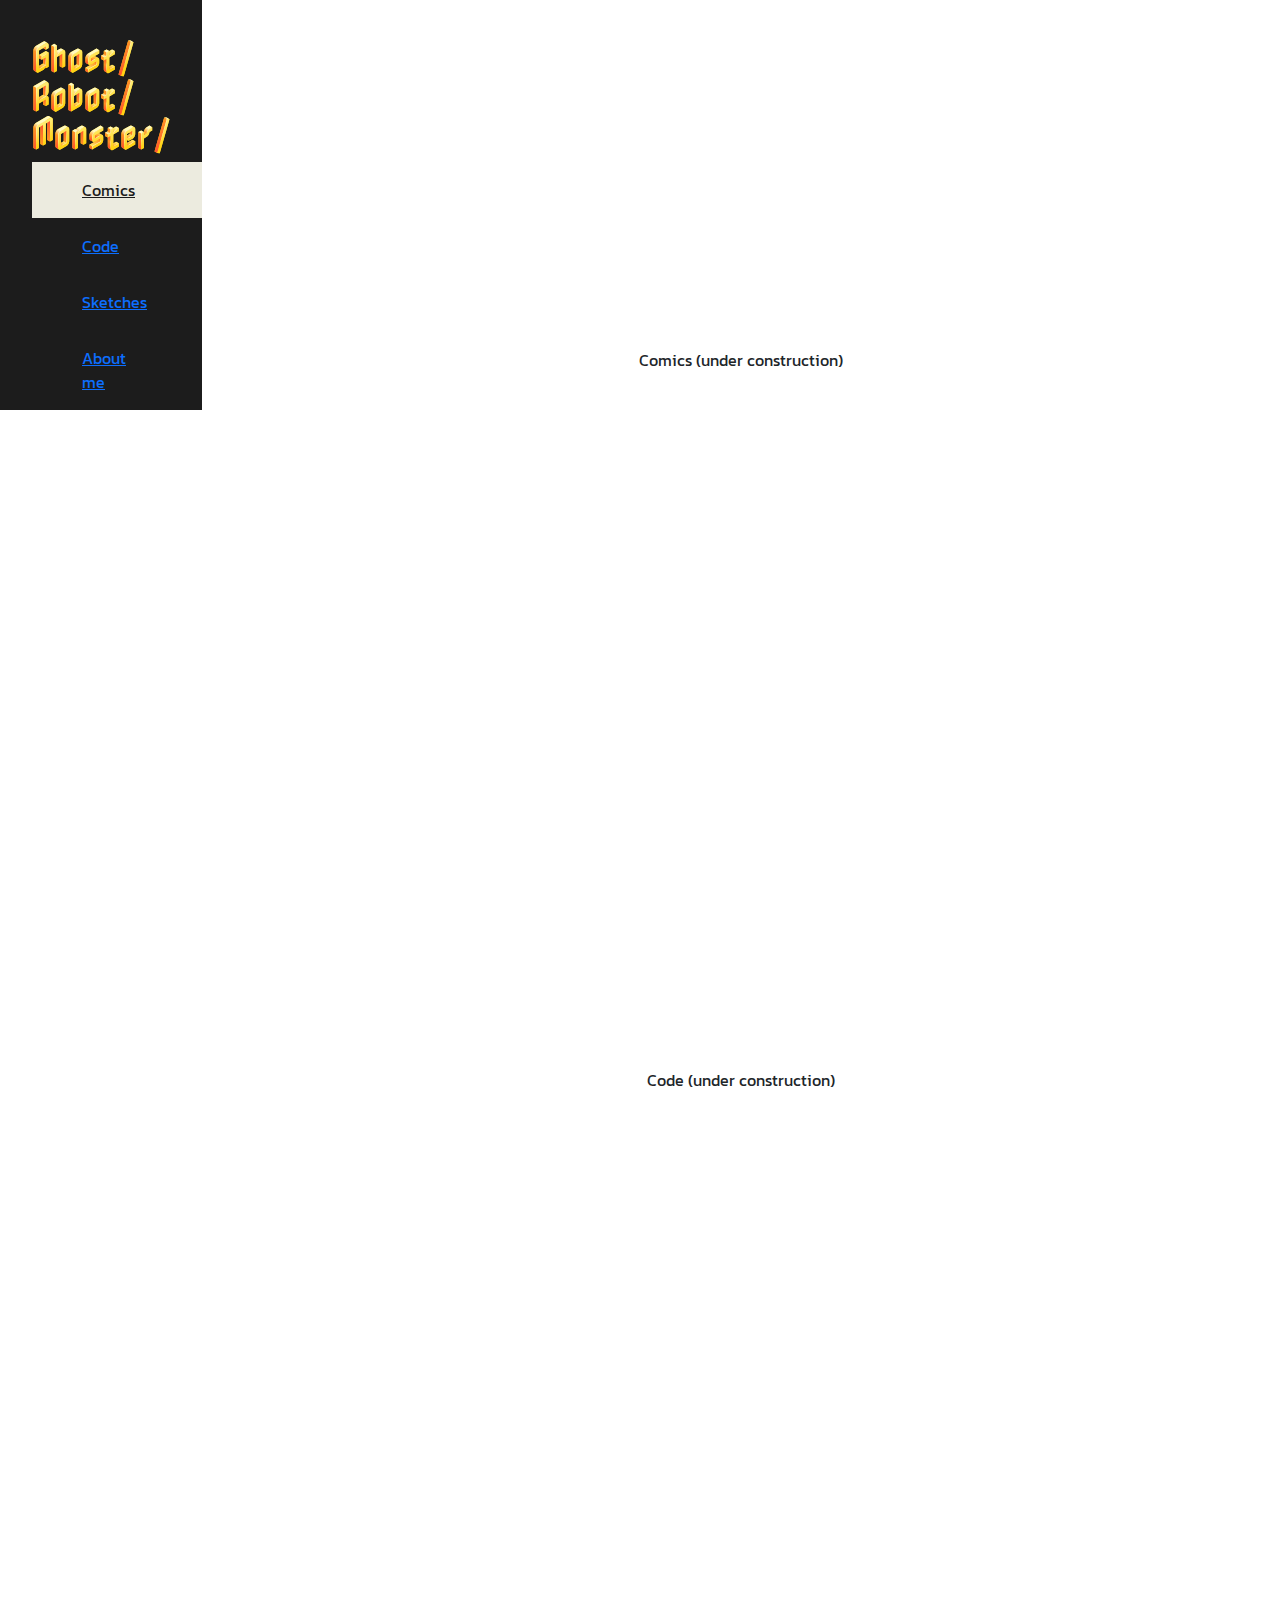
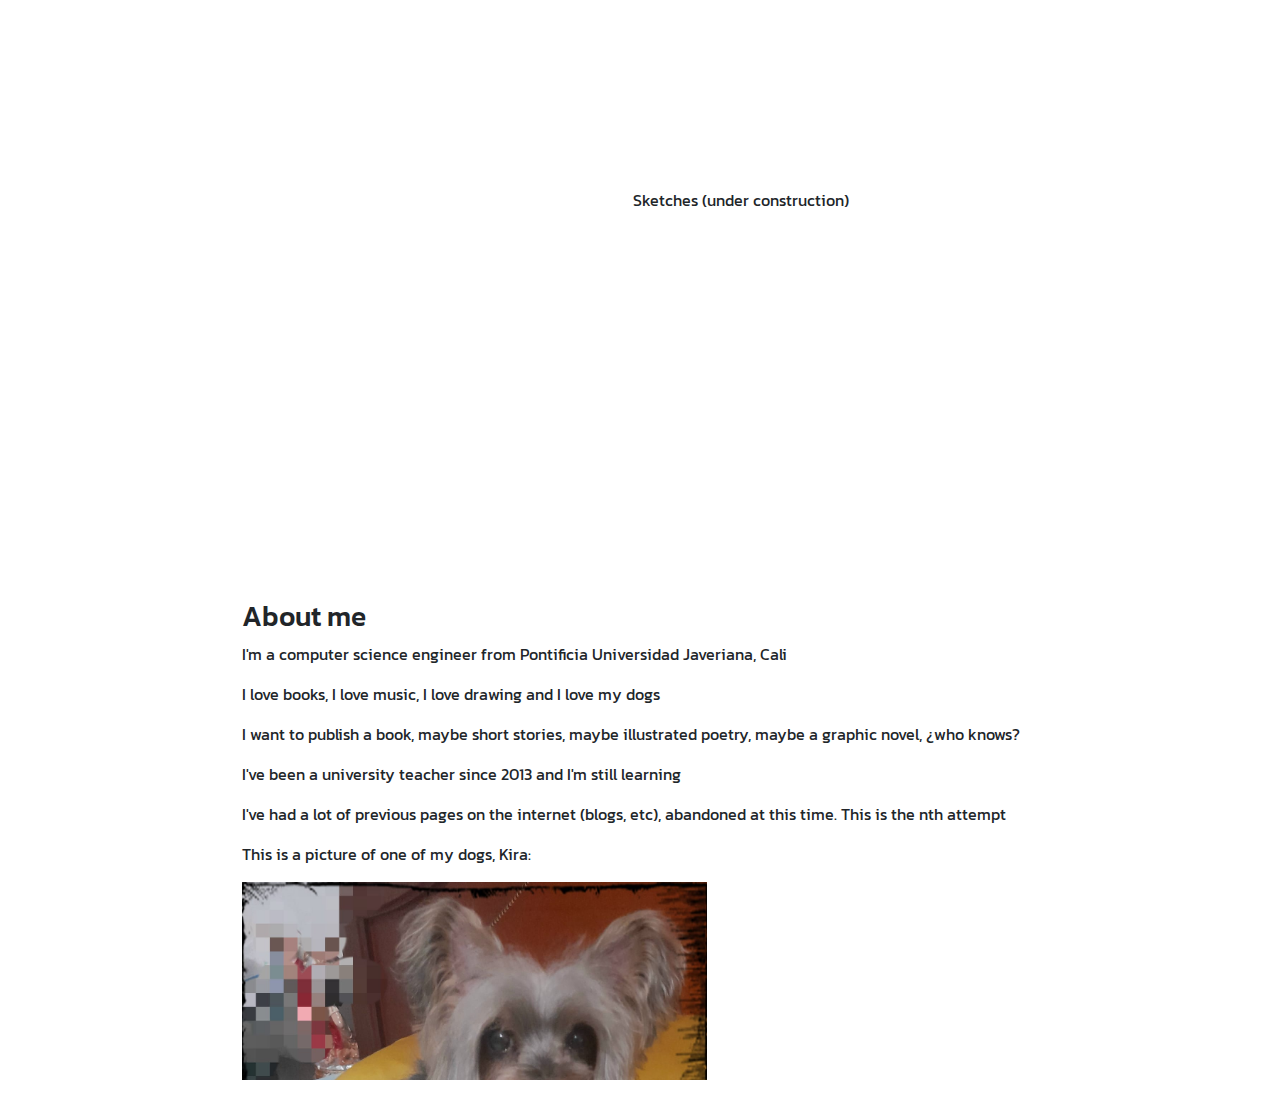
<file: index.html>
<!DOCTYPE html>
<html lang="en">

<head>
    <title>Ghost Robot Monster (under construction)</title>
    <meta charset="utf-8" />
    <meta content="width=device-width, initial-scale=1" name="viewport" />
    <link href="index.css" rel="stylesheet">
    <link rel="icon" type="image/x-icon" href="favicon2.ico">
    <link rel="preconnect" href="https://fonts.googleapis.com">
    <link rel="preconnect" href="https://fonts.gstatic.com" crossorigin>
    <link href="https://fonts.googleapis.com/css2?family=Kanit:wght@300&display=swap" rel="stylesheet">
    <script defer src="index.js"></script>
    <link href="https://cdn.jsdelivr.net/npm/bootstrap@5.3.1/dist/css/bootstrap.min.css" rel="stylesheet">
    <script src="https://cdn.jsdelivr.net/npm/bootstrap@5.3.1/dist/js/bootstrap.bundle.min.js"></script>
    <link rel="preconnect" href="https://fonts.googleapis.com">
    <link rel="preconnect" href="https://fonts.gstatic.com" crossorigin>
    <link href="https://fonts.googleapis.com/css2?family=Kanit:wght@300&family=Nabla&display=swap" rel="stylesheet">
</head>

<body>
            <ul>
                <li class="mainTitle">
                    <h2><br>Ghost/<br>Robot/<br>Monster/</h2>
                </li>
                <li>
                    <a class="highlight" href="#one">Comics</a>
                </li>
                <li>
                    <a href="#two">Code</a>
                </li>
                <li>
                    <a href="#three">Sketches</a>
                </li>
                <li>
                    <a href="#about">About me</a>
                </li>
            </ul>
            <main>
                <section id="one" class="comics_section">Comics (under construction)</section>
                <section id="two" class="code_section">Code (under construction)</section>
                <section id="three" class="sketches_section">Sketches (under construction)</section>
                <section id="about" class="about-section"><h3>About me</h3>
                    <p>I'm a computer science engineer from Pontificia Universidad Javeriana, Cali</p>
                    <p>I love books, I love music, I love drawing and I love my dogs</p>
                    <p>I want to publish a book, maybe short stories, maybe illustrated poetry, maybe a graphic novel, ¿who knows?</p>
                    <p>I've been a university teacher since 2013 and I'm still learning</p>
                    <p>I've had a lot of previous pages on the internet (blogs, etc), abandoned at this time. This is the nth attempt</p>
                    <p>This is a picture of one of my dogs, Kira:</p>
                    <p>
                        <figure>
                            <img src="/imgs/aboutme/kira1.jpg" style="width:50%;">
                            <figcaption>Quiero ver al administrador</figcaption>
                        </figure>
                    </p>                    
                </section>
            </main>
            
      

</body>

</html>
</file>
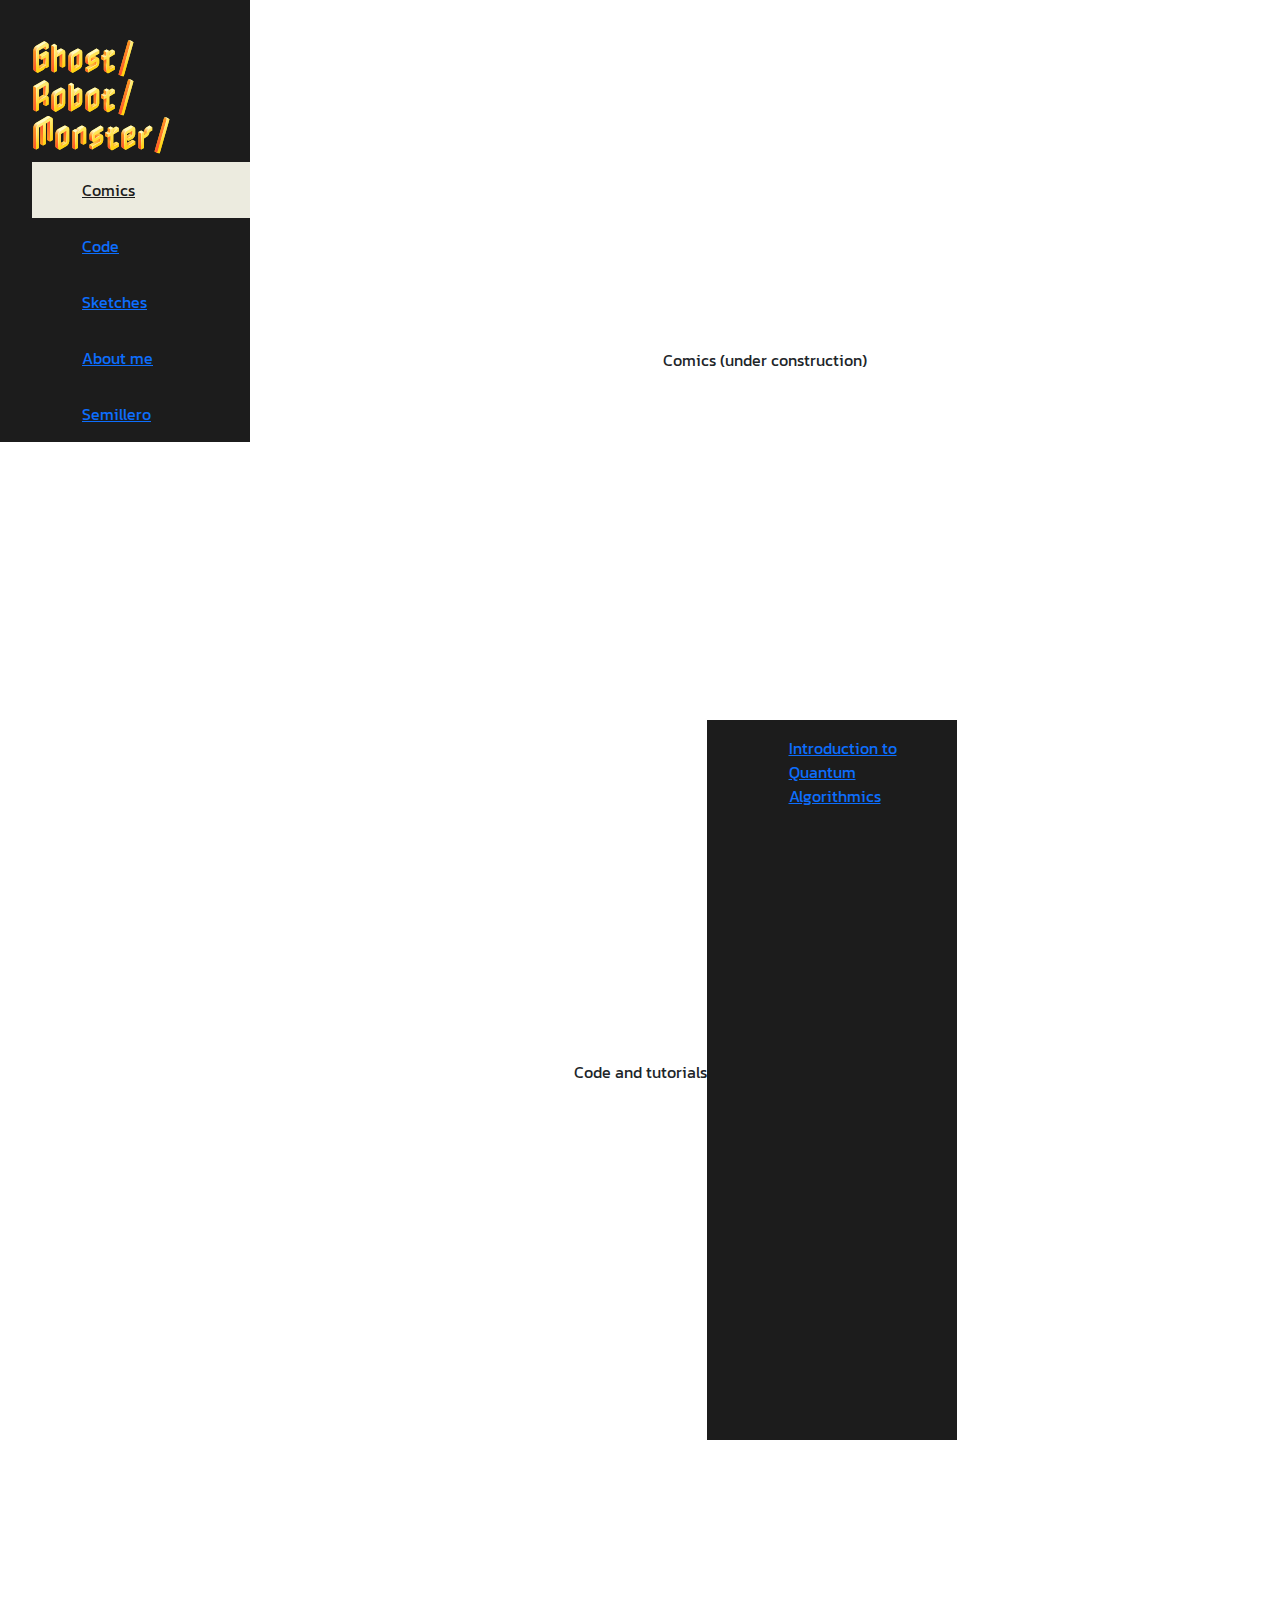
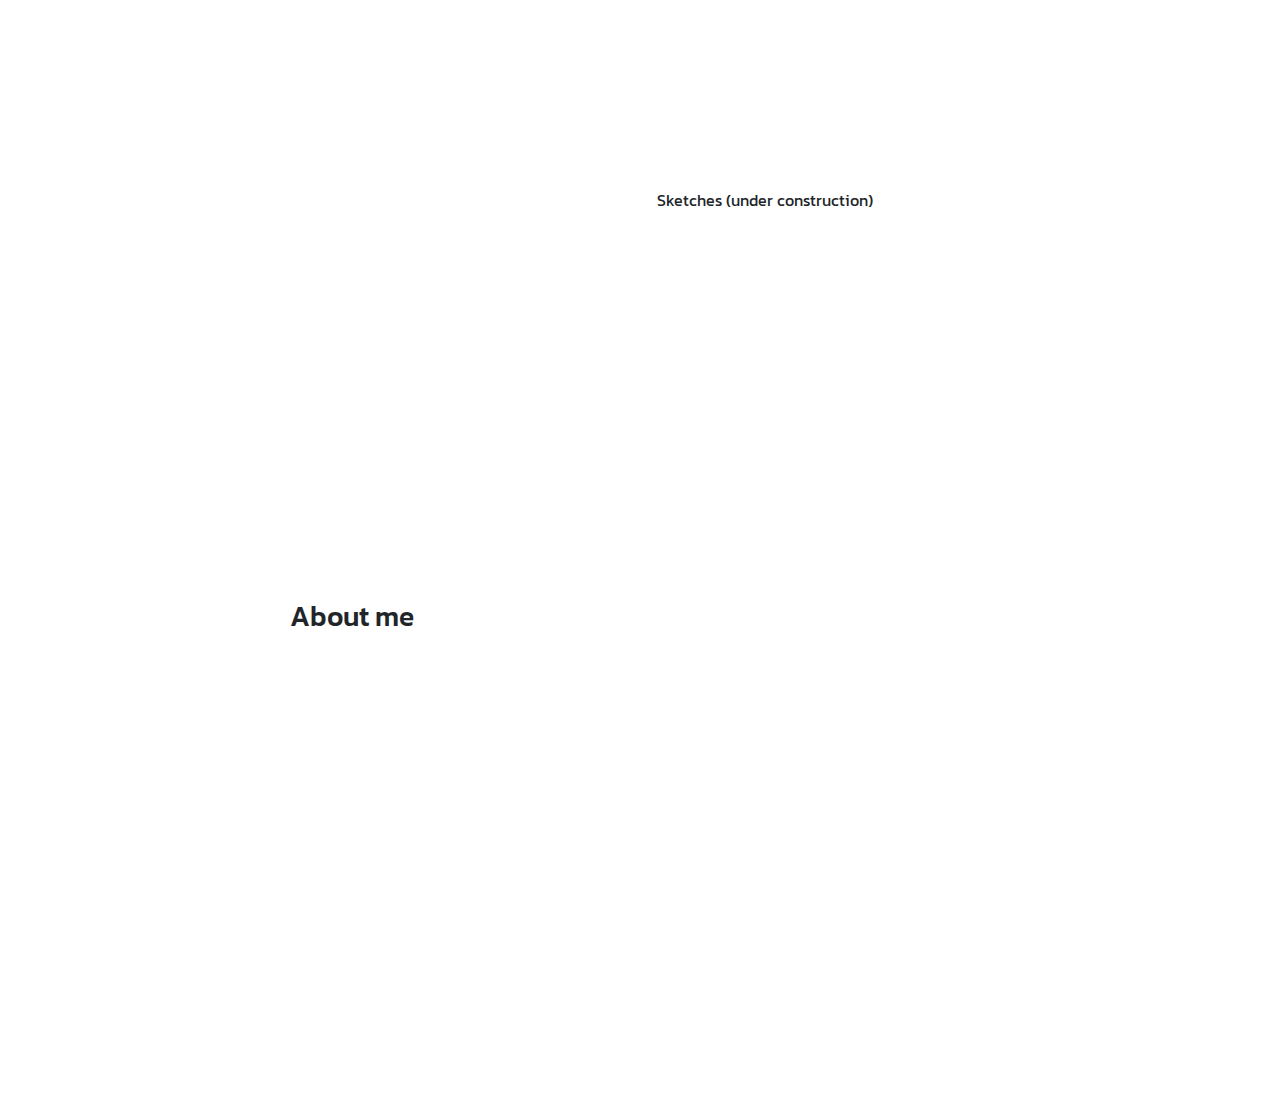
<file: index0.html>
<!DOCTYPE html>
<html lang="en">

<head>
    <title>Ghost Robot Monster (under construction)</title>
    <meta charset="utf-8" />
    <meta content="width=device-width, initial-scale=1" name="viewport" />
    <link href="index.css" rel="stylesheet">
    <link rel="icon" type="image/x-icon" href="favicon2.ico">
    <link rel="preconnect" href="https://fonts.googleapis.com">
    <link rel="preconnect" href="https://fonts.gstatic.com" crossorigin>
    <link href="https://fonts.googleapis.com/css2?family=Kanit:wght@300&display=swap" rel="stylesheet">
    <script defer src="index.js"></script>
    <link href="https://cdn.jsdelivr.net/npm/bootstrap@5.3.1/dist/css/bootstrap.min.css" rel="stylesheet">
    <script src="https://cdn.jsdelivr.net/npm/bootstrap@5.3.1/dist/js/bootstrap.bundle.min.js"></script>
    <link rel="preconnect" href="https://fonts.googleapis.com">
    <link rel="preconnect" href="https://fonts.gstatic.com" crossorigin>
    <link href="https://fonts.googleapis.com/css2?family=Kanit:wght@300&family=Nabla&display=swap" rel="stylesheet">
</head>

<body>
            <ul>
                <li class="mainTitle">
                    <h2><br>Ghost/<br>Robot/<br>Monster/</h2>
                </li>
                <li>
                    <a class="highlight" href="#one">Comics</a>
                </li>
                <li>
                    <a href="#two">Code</a>
                </li>
                <li>
                    <a href="#three">Sketches</a>
                </li>
                <li>
                    <a href="#about">About me</a>
                </li>
                  <li>
                    <a href="#about">Semillero</a>
                </li>
            </ul>
            <main>
                <section id="one" class="comics_section">Comics (under construction)</section>
                <section id="two" class="code_section"><p>Code and tutorials</p><ul><li><a href="QuantumAlgorithms.html">Introduction to Quantum Algorithmics</a></li></ul></section>
                <section id="three" class="sketches_section">Sketches (under construction)</section>
                <section id="about" class="about-section"><h3>About me</h3>
                    <!--
                    <p>I'm a computer science engineer from Pontificia Universidad Javeriana, Cali</p>
                    <p>I love books, I love music, I love drawing and I love my dogs</p>
                    <p>I want to publish a book, maybe short stories, maybe illustrated poetry, maybe a graphic novel, ¿who knows?</p>
                    <p>I've been a university teacher since 2013 and I'm still learning</p>
                    <p>I've had a lot of previous pages on the internet (blogs, etc), abandoned at this time. This is the nth attempt</p>
                    <p>This is a picture of one of my dogs, Kira:</p>
                    <p>
                        <figure>
                            <img src="/imgs/aboutme/kira1.jpg" style="width:50%;">
                            <figcaption>Quiero ver al administrador</figcaption>
                        </figure>
                    </p>   -->                 
                </section>
            </main>
            
      

</body>

</html>
</file>
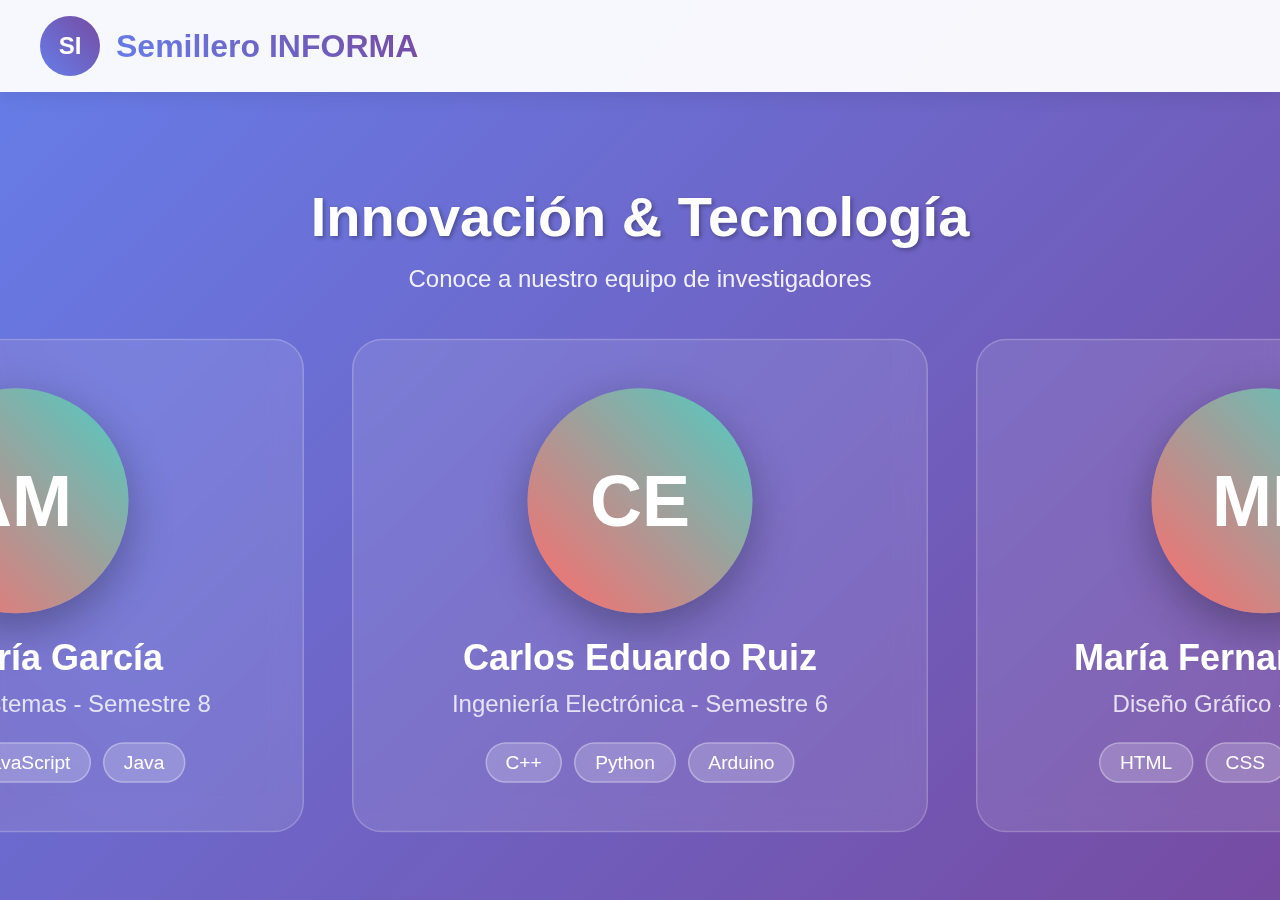
<file: index2.html>
<!DOCTYPE html>
<html lang="es">
<head>
    <meta charset="UTF-8">
    <meta name="viewport" content="width=device-width, initial-scale=1.0">
    <title>Semillero INFORMA</title>
    <style>
        * {
            margin: 0;
            padding: 0;
            box-sizing: border-box;
        }

        body {
            font-family: 'Segoe UI', Tahoma, Geneva, Verdana, sans-serif;
            background: linear-gradient(135deg, #667eea 0%, #764ba2 100%);
            min-height: 100vh;
            overflow-x: hidden;
        }

        .parallax-container {
            height: 100vh;
            overflow-y: auto;
            perspective: 1px;
        }

        .header {
            position: fixed;
            top: 0;
            left: 0;
            right: 0;
            background: rgba(255, 255, 255, 0.95);
            backdrop-filter: blur(10px);
            z-index: 1000;
            padding: 1rem 2rem;
            box-shadow: 0 2px 20px rgba(0, 0, 0, 0.1);
        }

        .header-content {
            display: flex;
            align-items: center;
            max-width: 1200px;
            margin: 0 auto;
        }

        .logo {
            width: 60px;
            height: 60px;
            background: linear-gradient(45deg, #667eea, #764ba2);
            border-radius: 50%;
            display: flex;
            align-items: center;
            justify-content: center;
            margin-right: 1rem;
            color: white;
            font-weight: bold;
            font-size: 1.5rem;
        }

        .semillero-name {
            font-size: 2rem;
            font-weight: bold;
            background: linear-gradient(45deg, #667eea, #764ba2);
            -webkit-background-clip: text;
            -webkit-text-fill-color: transparent;
            background-clip: text;
        }

        .main-content {
            padding-top: 120px;
            min-height: 100vh;
        }

        .hero-section {
            text-align: center;
            padding: 4rem 2rem;
            color: white;
            transform: translateZ(0);
        }

        .hero-title {
            font-size: 3.5rem;
            margin-bottom: 1rem;
            text-shadow: 2px 2px 4px rgba(0, 0, 0, 0.3);
            animation: fadeInUp 1s ease-out;
        }

        .hero-subtitle {
            font-size: 1.5rem;
            opacity: 0.9;
            margin-bottom: 2rem;
            animation: fadeInUp 1s ease-out 0.3s both;
        }

        .members-grid {
            display: grid;
            grid-template-columns: repeat(auto-fit, minmax(300px, 1fr));
            gap: 2rem;
            padding: 2rem;
            max-width: 1400px;
            margin: 0 auto;
            transform: translateZ(-0.5px) scale(1.5);
        }

        .member-card {
            background: rgba(255, 255, 255, 0.1);
            backdrop-filter: blur(10px);
            border-radius: 20px;
            padding: 2rem;
            text-align: center;
            transition: all 0.3s ease;
            cursor: pointer;
            border: 1px solid rgba(255, 255, 255, 0.2);
            color: white;
            animation: fadeInUp 0.8s ease-out;
        }

        .member-card:hover {
            transform: translateY(-10px) scale(1.05);
            background: rgba(255, 255, 255, 0.2);
            box-shadow: 0 20px 40px rgba(0, 0, 0, 0.2);
        }

        .member-photo {
            width: 150px;
            height: 150px;
            border-radius: 50%;
            margin: 0 auto 1rem;
            background: linear-gradient(45deg, #ff6b6b, #4ecdc4);
            display: flex;
            align-items: center;
            justify-content: center;
            font-size: 3rem;
            color: white;
            font-weight: bold;
            box-shadow: 0 10px 30px rgba(0, 0, 0, 0.3);
        }

        .member-name {
            font-size: 1.5rem;
            font-weight: bold;
            margin-bottom: 0.5rem;
        }

        .member-program {
            opacity: 0.8;
            margin-bottom: 1rem;
        }

        .member-skills {
            display: flex;
            flex-wrap: wrap;
            gap: 0.5rem;
            justify-content: center;
        }

        .skill-tag {
            background: rgba(255, 255, 255, 0.2);
            padding: 0.3rem 0.8rem;
            border-radius: 15px;
            font-size: 0.8rem;
            border: 1px solid rgba(255, 255, 255, 0.3);
        }

        .modal {
            display: none;
            position: fixed;
            top: 0;
            left: 0;
            width: 100%;
            height: 100%;
            background: rgba(0, 0, 0, 0.8);
            z-index: 2000;
            overflow-y: auto;
        }

        .modal-content {
            background: white;
            margin: 2rem auto;
            padding: 2rem;
            border-radius: 20px;
            max-width: 800px;
            position: relative;
            animation: modalSlideIn 0.3s ease-out;
        }

        .close-modal {
            position: absolute;
            top: 1rem;
            right: 1rem;
            background: none;
            border: none;
            font-size: 2rem;
            cursor: pointer;
            color: #666;
        }

        .modal-header {
            display: flex;
            align-items: center;
            margin-bottom: 2rem;
            padding-bottom: 1rem;
            border-bottom: 2px solid #f0f0f0;
        }

        .modal-photo {
            width: 120px;
            height: 120px;
            border-radius: 50%;
            background: linear-gradient(45deg, #ff6b6b, #4ecdc4);
            display: flex;
            align-items: center;
            justify-content: center;
            font-size: 2.5rem;
            color: white;
            font-weight: bold;
            margin-right: 2rem;
        }

        .modal-info {
            flex: 1;
        }

        .modal-name {
            font-size: 2rem;
            font-weight: bold;
            margin-bottom: 0.5rem;
            color: #333;
        }

        .modal-program {
            color: #666;
            font-size: 1.2rem;
        }

        .info-section {
            margin-bottom: 2rem;
        }

        .info-title {
            font-size: 1.3rem;
            font-weight: bold;
            color: #333;
            margin-bottom: 1rem;
            padding-bottom: 0.5rem;
            border-bottom: 2px solid #667eea;
        }

        .info-grid {
            display: grid;
            grid-template-columns: repeat(auto-fit, minmax(250px, 1fr));
            gap: 1rem;
        }

        .info-item {
            background: #f8f9fa;
            padding: 1rem;
            border-radius: 10px;
            border-left: 4px solid #667eea;
        }

        .info-label {
            font-weight: bold;
            color: #333;
            margin-bottom: 0.5rem;
        }

        .info-value {
            color: #666;
            line-height: 1.5;
        }

        .tech-skills {
            display: flex;
            flex-wrap: wrap;
            gap: 0.5rem;
            margin-top: 1rem;
        }

        .tech-skill {
            background: linear-gradient(45deg, #667eea, #764ba2);
            color: white;
            padding: 0.5rem 1rem;
            border-radius: 20px;
            font-size: 0.9rem;
            font-weight: 500;
        }

        @keyframes fadeInUp {
            from {
                opacity: 0;
                transform: translateY(30px);
            }
            to {
                opacity: 1;
                transform: translateY(0);
            }
        }

        @keyframes modalSlideIn {
            from {
                opacity: 0;
                transform: translateY(-50px);
            }
            to {
                opacity: 1;
                transform: translateY(0);
            }
        }

        @media (max-width: 768px) {
            .header-content {
                padding: 0 1rem;
            }

            .semillero-name {
                font-size: 1.5rem;
            }

            .hero-title {
                font-size: 2.5rem;
            }

            .members-grid {
                grid-template-columns: 1fr;
                transform: none;
            }

            .modal-content {
                margin: 1rem;
                padding: 1rem;
            }

            .modal-header {
                flex-direction: column;
                text-align: center;
            }

            .modal-photo {
                margin-right: 0;
                margin-bottom: 1rem;
            }
        }
    </style>
</head>
<body>
    <div class="parallax-container">
        <header class="header">
            <div class="header-content">
                <div class="logo">SI</div>
                <h1 class="semillero-name">Semillero INFORMA</h1>
            </div>
        </header>

        <main class="main-content">
            <section class="hero-section">
                <h1 class="hero-title">Innovación & Tecnología</h1>
                <p class="hero-subtitle">Conoce a nuestro equipo de investigadores</p>
            </section>

            <section class="members-grid" id="membersGrid">
                <!-- Los miembros se cargarán dinámicamente -->
            </section>
        </main>
    </div>

    <div id="memberModal" class="modal">
        <div class="modal-content">
            <button class="close-modal" onclick="closeModal()">&times;</button>
            <div class="modal-header">
                <div class="modal-photo" id="modalPhoto"></div>
                <div class="modal-info">
                    <h2 class="modal-name" id="modalName"></h2>
                    <p class="modal-program" id="modalProgram"></p>
                </div>
            </div>
            <div id="modalDetails"></div>
        </div>
    </div>

    <script>
        // Datos de ejemplo - Reemplaza con tus datos reales
        const membersData = [
            {
                id: 1,
                nombre: "Ana María García",
                email: "ana.garcia@universidad.edu",
                telefono: "+57 300 123 4567",
                linkedin: "https://linkedin.com/in/ana-garcia",
                programa: "Ingeniería de Sistemas",
                semestre: 8,
                promedio: 4.5,
                otrosSemilleros: "Semillero de IA, Grupo de Robótica",
                areasInteres: "Inteligencia Artificial, Machine Learning, Desarrollo Web",
                lenguajesProgramacion: ["Python", "JavaScript", "Java", "R"],
                herramientas: ["TensorFlow", "React", "Node.js", "Docker"],
                nivelCompetencia: "Avanzado",
                proyectos: [
                    {
                        nombre: "Sistema de Recomendación",
                        descripcion: "Desarrollo de algoritmo ML para recomendaciones personalizadas",
                        rol: "Líder técnico",
                        año: 2024
                    }
                ],
                portafolio: "https://github.com/ana-garcia",
                trabajoEquipo: "Me gusta liderar equipos y facilitar la comunicación entre miembros",
                rolGrupo: "Líder técnico",
                fortaleza: "Capacidad analítica y resolución de problemas complejos",
                motivacion: "Aplicar tecnología para resolver problemas reales de la sociedad",
                serviciosInteres: ["Desarrollo de software", "Investigación aplicada", "Capacitaciones"],
                disponibilidad: "20 horas semanales",
                representacion: true,
                aporteCorto: "Liderar proyectos de IA y mentorear a nuevos miembros",
                expectativasAprendizaje: "Profundizar en deep learning y investigación científica",
                fraseInspiracion: "La tecnología debe servir para mejorar vidas"
            },
            {
                id: 2,
                nombre: "Carlos Eduardo Ruiz",
                email: "carlos.ruiz@universidad.edu",
                telefono: "+57 310 987 6543",
                linkedin: "https://linkedin.com/in/carlos-ruiz",
                programa: "Ingeniería Electrónica",
                semestre: 6,
                promedio: 4.2,
                otrosSemilleros: "Semillero de IoT",
                areasInteres: "Internet de las Cosas, Sistemas Embebidos, Automatización",
                lenguajesProgramacion: ["C++", "Python", "Arduino", "MATLAB"],
                herramientas: ["ESP32", "Raspberry Pi", "KiCad", "Proteus"],
                nivelCompetencia: "Intermedio",
                proyectos: [
                    {
                        nombre: "Sistema de Monitoreo Ambiental",
                        descripcion: "Red de sensores IoT para monitoreo de calidad del aire",
                        rol: "Desarrollador hardware",
                        año: 2024
                    }
                ],
                portafolio: "https://github.com/carlos-ruiz",
                trabajoEquipo: "Prefiero trabajar en la implementación técnica y pruebas",
                rolGrupo: "Ejecutor técnico",
                fortaleza: "Atención al detalle y perseverancia en la resolución de problemas",
                motivacion: "Crear soluciones tecnológicas que impacten positivamente el medio ambiente",
                serviciosInteres: ["Desarrollo de prototipos", "Investigación aplicada", "Consultorías técnicas"],
                disponibilidad: "15 horas semanales",
                representacion: true,
                aporteCorto: "Desarrollar prototipos funcionales y documentar procesos técnicos",
                expectativasAprendizaje: "Ampliar conocimientos en machine learning para IoT",
                fraseInspiracion: "Innovar para un futuro sostenible"
            },
            {
                id: 3,
                nombre: "María Fernanda López",
                email: "maria.lopez@universidad.edu",
                telefono: "+57 320 456 7890",
                linkedin: "https://linkedin.com/in/maria-lopez",
                programa: "Diseño Gráfico",
                semestre: 7,
                promedio: 4.7,
                otrosSemilleros: "Semillero de UX/UI",
                areasInteres: "Diseño de Experiencia de Usuario, Branding, Comunicación Visual",
                lenguajesProgramacion: ["HTML", "CSS", "JavaScript"],
                herramientas: ["Figma", "Adobe Creative Suite", "Sketch", "Principle"],
                nivelCompetencia: "Avanzado",
                proyectos: [
                    {
                        nombre: "Rediseño de Plataforma Educativa",
                        descripcion: "Mejora de UX/UI para plataforma de aprendizaje online",
                        rol: "UX/UI Designer",
                        año: 2024
                    }
                ],
                portafolio: "https://behance.net/maria-lopez",
                trabajoEquipo: "Me enfoco en facilitar la creatividad y la comunicación visual del equipo",
                rolGrupo: "Creativa y comunicadora",
                fortaleza: "Capacidad de visualizar soluciones y comunicar ideas complejas de forma simple",
                motivacion: "Hacer que la tecnología sea más accesible y humana através del diseño",
                serviciosInteres: ["Comunicación y diseño gráfico", "Capacitaciones", "Consultorías"],
                disponibilidad: "18 horas semanales",
                representacion: true,
                aporteCorto: "Mejorar la comunicación visual del semillero y crear material educativo",
                expectativasAprendizaje: "Aprender sobre design thinking aplicado a la investigación",
                fraseInspiracion: "El buen diseño es tan poco diseño como sea posible"
            }
        ];

        function createMemberCard(member) {
            const initials = member.nombre.split(' ').map(n => n[0]).join('').substring(0, 2);
            const mainSkills = member.lenguajesProgramacion.slice(0, 3);
            
            return `
                <div class="member-card" onclick="openModal(${member.id})">
                    <div class="member-photo">${initials}</div>
                    <div class="member-name">${member.nombre}</div>
                    <div class="member-program">${member.programa} - Semestre ${member.semestre}</div>
                    <div class="member-skills">
                        ${mainSkills.map(skill => `<span class="skill-tag">${skill}</span>`).join('')}
                    </div>
                </div>
            `;
        }

        function loadMembers() {
            const grid = document.getElementById('membersGrid');
            grid.innerHTML = membersData.map(member => createMemberCard(member)).join('');
        }

        function openModal(memberId) {
            const member = membersData.find(m => m.id === memberId);
            if (!member) return;

            const modal = document.getElementById('memberModal');
            const initials = member.nombre.split(' ').map(n => n[0]).join('').substring(0, 2);
            
            document.getElementById('modalPhoto').textContent = initials;
            document.getElementById('modalName').textContent = member.nombre;
            document.getElementById('modalProgram').textContent = `${member.programa} - Semestre ${member.semestre}`;
            
            const modalDetails = document.getElementById('modalDetails');
            modalDetails.innerHTML = `
                <div class="info-section">
                    <h3 class="info-title">Información de Contacto</h3>
                    <div class="info-grid">
                        <div class="info-item">
                            <div class="info-label">Email Institucional</div>
                            <div class="info-value">${member.email}</div>
                        </div>
                        <div class="info-item">
                            <div class="info-label">Teléfono</div>
                            <div class="info-value">${member.telefono}</div>
                        </div>
                        <div class="info-item">
                            <div class="info-label">LinkedIn</div>
                            <div class="info-value"><a href="${member.linkedin}" target="_blank">Ver perfil</a></div>
                        </div>
                        <div class="info-item">
                            <div class="info-label">Portafolio</div>
                            <div class="info-value"><a href="${member.portafolio}" target="_blank">Ver proyectos</a></div>
                        </div>
                    </div>
                </div>

                <div class="info-section">
                    <h3 class="info-title">Información Académica</h3>
                    <div class="info-grid">
                        <div class="info-item">
                            <div class="info-label">Promedio Acumulado</div>
                            <div class="info-value">${member.promedio}</div>
                        </div>
                        <div class="info-item">
                            <div class="info-label">Otros Semilleros</div>
                            <div class="info-value">${member.otrosSemilleros}</div>
                        </div>
                        <div class="info-item">
                            <div class="info-label">Áreas de Interés</div>
                            <div class="info-value">${member.areasInteres}</div>
                        </div>
                    </div>
                </div>

                <div class="info-section">
                    <h3 class="info-title">Habilidades Técnicas</h3>
                    <div class="info-item">
                        <div class="info-label">Lenguajes de Programación</div>
                        <div class="tech-skills">
                            ${member.lenguajesProgramacion.map(lang => `<span class="tech-skill">${lang}</span>`).join('')}
                        </div>
                    </div>
                    <div class="info-item">
                        <div class="info-label">Herramientas y Tecnologías</div>
                        <div class="tech-skills">
                            ${member.herramientas.map(tool => `<span class="tech-skill">${tool}</span>`).join('')}
                        </div>
                    </div>
                    <div class="info-item">
                        <div class="info-label">Nivel de Competencia</div>
                        <div class="info-value">${member.nivelCompetencia}</div>
                    </div>
                </div>

                <div class="info-section">
                    <h3 class="info-title">Proyectos Destacados</h3>
                    ${member.proyectos.map(proyecto => `
                        <div class="info-item">
                            <div class="info-label">${proyecto.nombre} (${proyecto.año})</div>
                            <div class="info-value">
                                <strong>Rol:</strong> ${proyecto.rol}<br>
                                <strong>Descripción:</strong> ${proyecto.descripcion}
                            </div>
                        </div>
                    `).join('')}
                </div>

                <div class="info-section">
                    <h3 class="info-title">Perfil Personal</h3>
                    <div class="info-grid">
                        <div class="info-item">
                            <div class="info-label">Trabajo en Equipo</div>
                            <div class="info-value">${member.trabajoEquipo}</div>
                        </div>
                        <div class="info-item">
                            <div class="info-label">Rol en Grupos</div>
                            <div class="info-value">${member.rolGrupo}</div>
                        </div>
                        <div class="info-item">
                            <div class="info-label">Mayor Fortaleza</div>
                            <div class="info-value">${member.fortaleza}</div>
                        </div>
                        <div class="info-item">
                            <div class="info-label">Motivación</div>
                            <div class="info-value">${member.motivacion}</div>
                        </div>
                    </div>
                </div>

                <div class="info-section">
                    <h3 class="info-title">Disponibilidad y Servicios</h3>
                    <div class="info-grid">
                        <div class="info-item">
                            <div class="info-label">Disponibilidad Semanal</div>
                            <div class="info-value">${member.disponibilidad}</div>
                        </div>
                        <div class="info-item">
                            <div class="info-label">Servicios de Interés</div>
                            <div class="info-value">${member.serviciosInteres.join(', ')}</div>
                        </div>
                        <div class="info-item">
                            <div class="info-label">Representación en Eventos</div>
                            <div class="info-value">${member.representacion ? 'Sí' : 'No'}</div>
                        </div>
                    </div>
                </div>

                <div class="info-section">
                    <h3 class="info-title">Visión y Objetivos</h3>
                    <div class="info-grid">
                        <div class="info-item">
                            <div class="info-label">Aporte a Corto Plazo</div>
                            <div class="info-value">${member.aporteCorto}</div>
                        </div>
                        <div class="info-item">
                            <div class="info-label">Expectativas de Aprendizaje</div>
                            <div class="info-value">${member.expectativasAprendizaje}</div>
                        </div>
                        <div class="info-item">
                            <div class="info-label">Frase que lo Define</div>
                            <div class="info-value"><em>"${member.fraseInspiracion}"</em></div>
                        </div>
                    </div>
                </div>
            `;
            
            modal.style.display = 'block';
            document.body.style.overflow = 'hidden';
        }

        function closeModal() {
            const modal = document.getElementById('memberModal');
            modal.style.display = 'none';
            document.body.style.overflow = 'auto';
        }

        // Cerrar modal al hacer clic fuera del contenido
        document.getElementById('memberModal').addEventListener('click', function(e) {
            if (e.target === this) {
                closeModal();
            }
        });

        // Cerrar modal con Escape
        document.addEventListener('keydown', function(e) {
            if (e.key === 'Escape') {
                closeModal();
            }
        });

        // Efecto parallax suave
        window.addEventListener('scroll', function() {
            const scrolled = window.pageYOffset;
            const parallax = document.querySelector('.members-grid');
            const speed = scrolled * 0.2;
            parallax.style.transform = `translateY(${speed}px)`;
        });

        // Cargar miembros al iniciar
        document.addEventListener('DOMContentLoaded', loadMembers);
    </script>
</body>
</html>
</file>
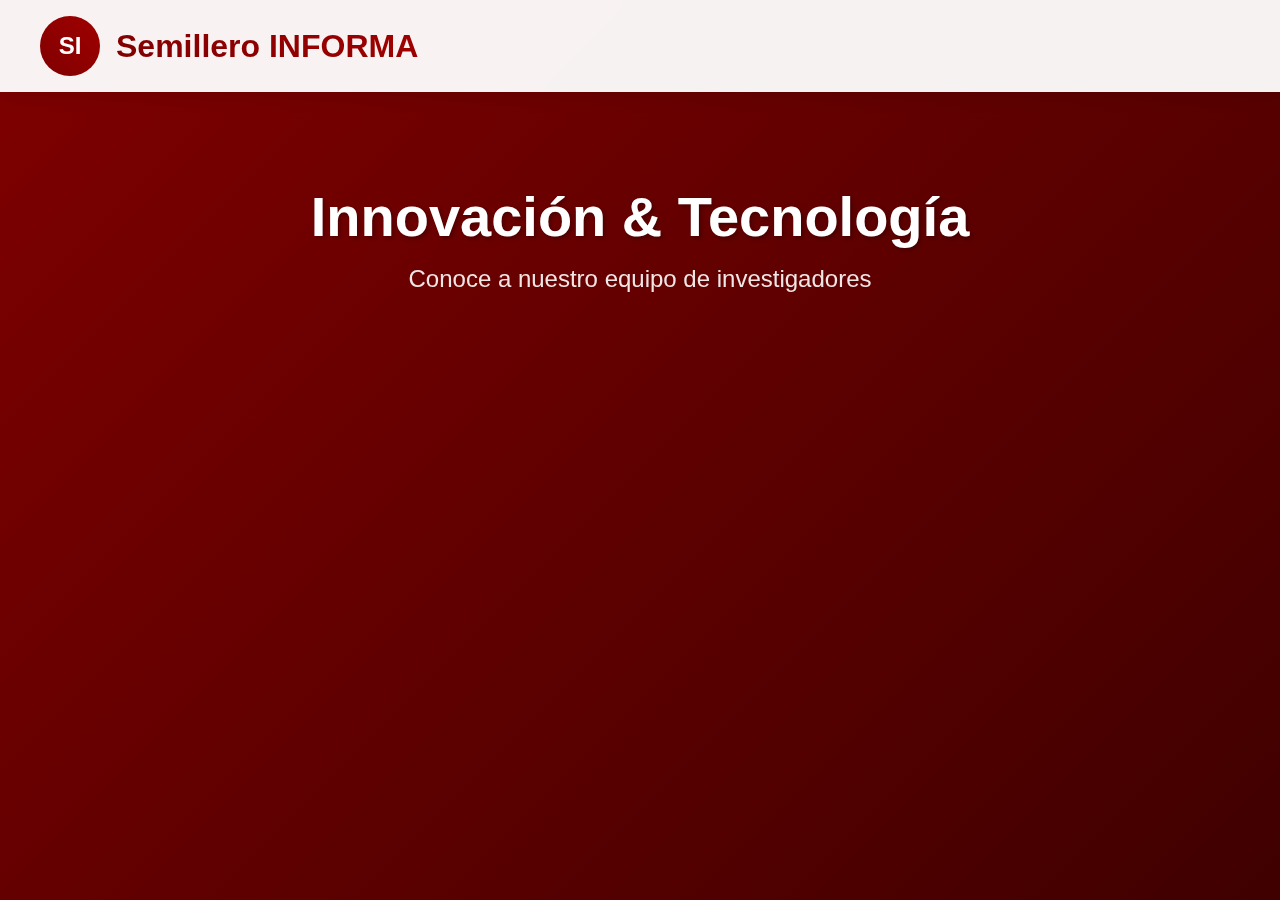
<file: portafolio_r.html>
<!DOCTYPE html>
<html lang="es">
<head>
    <meta charset="UTF-8">
    <meta name="viewport" content="width=device-width, initial-scale=1.0">
    <title>Semillero INFORMA</title>
    <style>
        * {
            margin: 0;
            padding: 0;
            box-sizing: border-box;
        }

        body {
            font-family: 'Segoe UI', Tahoma, Geneva, Verdana, sans-serif;
            background: linear-gradient(135deg, #800000 0%, #400000 100%);
            min-height: 100vh;
            overflow-x: hidden;
        }

        .parallax-container {
            height: 100vh;
            overflow-y: auto;
            perspective: 1px;
        }

        .header {
            position: fixed;
            top: 0;
            left: 0;
            right: 0;
            background: rgba(255, 255, 255, 0.95);
            backdrop-filter: blur(10px);
            z-index: 1000;
            padding: 1rem 2rem;
            box-shadow: 0 2px 20px rgba(0, 0, 0, 0.1);
        }

        .header-content {
            display: flex;
            align-items: center;
            max-width: 1200px;
            margin: 0 auto;
        }

        .logo {
            width: 60px;
            height: 60px;
            background: linear-gradient(45deg, #800000, #a00000);
            border-radius: 50%;
            display: flex;
            align-items: center;
            justify-content: center;
            margin-right: 1rem;
            color: white;
            font-weight: bold;
            font-size: 1.5rem;
        }

        .semillero-name {
            font-size: 2rem;
            font-weight: bold;
            background: linear-gradient(45deg, #800000, #a00000);
            -webkit-background-clip: text;
            -webkit-text-fill-color: transparent;
            background-clip: text;
        }

        .main-content {
            padding-top: 120px;
            min-height: 100vh;
        }

        .hero-section {
            text-align: center;
            padding: 4rem 2rem;
            color: white;
            transform: translateZ(0);
        }

        .hero-title {
            font-size: 3.5rem;
            margin-bottom: 1rem;
            text-shadow: 2px 2px 4px rgba(0, 0, 0, 0.3);
            animation: fadeInUp 1s ease-out;
        }

        .hero-subtitle {
            font-size: 1.5rem;
            opacity: 0.9;
            margin-bottom: 2rem;
            animation: fadeInUp 1s ease-out 0.3s both;
        }

        .members-grid {
            display: grid;
            grid-template-columns: repeat(auto-fit, minmax(300px, 1fr));
            gap: 2rem;
            padding: 2rem;
            max-width: 1400px;
            margin: 0 auto;
            transform: translateZ(-0.5px) scale(1.5);
        }

        .member-card {
            background: rgba(255, 255, 255, 0.1);
            backdrop-filter: blur(10px);
            border-radius: 20px;
            padding: 2rem;
            text-align: center;
            transition: all 0.3s ease;
            cursor: pointer;
            border: 1px solid rgba(255, 255, 255, 0.2);
            color: white;
            animation: fadeInUp 0.8s ease-out;
        }

        .member-card:hover {
            transform: translateY(-10px) scale(1.05);
            background: rgba(255, 255, 255, 0.2);
            box-shadow: 0 20px 40px rgba(0, 0, 0, 0.2);
        }

        .member-photo {
            width: 150px;
            height: 150px;
            border-radius: 50%;
            margin: 0 auto 1rem;
            background: linear-gradient(45deg, #800000, #b30000);
            display: flex;
            align-items: center;
            justify-content: center;
            font-size: 3rem;
            color: white;
            font-weight: bold;
            box-shadow: 0 10px 30px rgba(0, 0, 0, 0.3);
        }

        .member-name {
            font-size: 1.5rem;
            font-weight: bold;
            margin-bottom: 0.5rem;
        }

        .member-program {
            opacity: 0.8;
            margin-bottom: 1rem;
        }

        .member-skills {
            display: flex;
            flex-wrap: wrap;
            gap: 0.5rem;
            justify-content: center;
        }

        .skill-tag {
            background: rgba(255, 255, 255, 0.2);
            padding: 0.3rem 0.8rem;
            border-radius: 15px;
            font-size: 0.8rem;
            border: 1px solid rgba(255, 255, 255, 0.3);
        }

        .modal {
            display: none;
            position: fixed;
            top: 0;
            left: 0;
            width: 100%;
            height: 100%;
            background: rgba(0, 0, 0, 0.8);
            z-index: 2000;
            overflow-y: auto;
        }

        .modal-content {
            background: white;
            margin: 2rem auto;
            padding: 2rem;
            border-radius: 20px;
            max-width: 800px;
            position: relative;
            animation: modalSlideIn 0.3s ease-out;
        }

        .close-modal {
            position: absolute;
            top: 1rem;
            right: 1rem;
            background: none;
            border: none;
            font-size: 2rem;
            cursor: pointer;
            color: #666;
        }

        .modal-header {
            display: flex;
            align-items: center;
            margin-bottom: 2rem;
            padding-bottom: 1rem;
            border-bottom: 2px solid #f0f0f0;
        }

        .modal-photo {
            width: 120px;
            height: 120px;
            border-radius: 50%;
            background: linear-gradient(45deg, #800000, #b30000);
            display: flex;
            align-items: center;
            justify-content: center;
            font-size: 2.5rem;
            color: white;
            font-weight: bold;
            margin-right: 2rem;
        }

        .modal-info {
            flex: 1;
        }

        .modal-name {
            font-size: 2rem;
            font-weight: bold;
            margin-bottom: 0.5rem;
            color: #333;
        }

        .modal-program {
            color: #666;
            font-size: 1.2rem;
        }

        .info-section {
            margin-bottom: 2rem;
        }

        .info-title {
            font-size: 1.3rem;
            font-weight: bold;
            color: #333;
            margin-bottom: 1rem;
            padding-bottom: 0.5rem;
            border-bottom: 2px solid #800000;
        }

        .info-grid {
            display: grid;
            grid-template-columns: repeat(auto-fit, minmax(250px, 1fr));
            gap: 1rem;
        }

        .info-item {
            background: #f8f9fa;
            padding: 1rem;
            border-radius: 10px;
            border-left: 4px solid #800000;
        }

        .info-label {
            font-weight: bold;
            color: #333;
            margin-bottom: 0.5rem;
        }

        .info-value {
            color: #666;
            line-height: 1.5;
        }

        .tech-skills {
            display: flex;
            flex-wrap: wrap;
            gap: 0.5rem;
            margin-top: 1rem;
        }

        .tech-skill {
            background: linear-gradient(45deg, #800000, #a00000);
            color: white;
            padding: 0.5rem 1rem;
            border-radius: 20px;
            font-size: 0.9rem;
            font-weight: 500;
        }

        @keyframes fadeInUp {
            from {
                opacity: 0;
                transform: translateY(30px);
            }
            to {
                opacity: 1;
                transform: translateY(0);
            }
        }

        @keyframes modalSlideIn {
            from {
                opacity: 0;
                transform: translateY(-50px);
            }
            to {
                opacity: 1;
                transform: translateY(0);
            }
        }

        @media (max-width: 768px) {
            .header-content {
                padding: 0 1rem;
            }

            .semillero-name {
                font-size: 1.5rem;
            }

            .hero-title {
                font-size: 2.5rem;
            }

            .members-grid {
                grid-template-columns: 1fr;
                transform: none;
            }

            .modal-content {
                margin: 1rem;
                padding: 1rem;
            }

            .modal-header {
                flex-direction: column;
                text-align: center;
            }

            .modal-photo {
                margin-right: 0;
                margin-bottom: 1rem;
            }
        }
    </style>
</head>
<body>
    <div class="parallax-container">
        <header class="header">
            <div class="header-content">
                <div class="logo">SI</div>
                <h1 class="semillero-name">Semillero INFORMA</h1>
            </div>
        </header>

        <main class="main-content">
            <section class="hero-section">
                <h1 class="hero-title">Innovación & Tecnología</h1>
                <p class="hero-subtitle">Conoce a nuestro equipo de investigadores</p>
            </section>

            <section class="members-grid" id="membersGrid">
                <!-- Los miembros se cargarán dinámicamente -->
            </section>
        </main>
    </div>

    <div id="memberModal" class="modal">
        <div class="modal-content">
            <button class="close-modal" onclick="closeModal()">&times;</button>
            <div class="modal-header">
                <div class="modal-photo" id="modalPhoto"></div>
                <div class="modal-info">
                    <h2 class="modal-name" id="modalName"></h2>
                    <p class="modal-program" id="modalProgram"></p>
                </div>
            </div>
            <div id="modalDetails"></div>
        </div>
    </div>

    <script>
        // Datos de ejemplo - Reemplaza con tus datos reales
        const membersData = [
            {
                id: 1,
                nombre: "Zaira Ramírez Mejía",
                email: "zaira.ramirez00@usc.edu.co",
                telefono: "+57 3212593394",
                linkedin: "www.linkedin.com/in/zaira-ramírez-mejía-86a8702ba",
                programa: "Ingeniería de Sistemas",
                semestre: 5,
                promedio: "N/A",
                otrosSemilleros: "Semillero Comba",
                areasInteres: "Desarrollo multiplataforma, ",
                lenguajesProgramacion: ["Java", "MySQL", "C#","Flutter"],
                herramientas: ["Unity", "React", "Node.js", "Docker"],
                nivelCompetencia: "Avanzado",
                proyectos: [
                    {
                        nombre: "Aula en VR para química básica",
                        descripcion: "Desarrollo de escenarios, mecánicas e IA en Unity",
                        rol: "Diseño y Desarrollo",
                        año: 2024 - 
                    },
                    {
                        nombre: "",
                        descripcion: "Desarrollo de algoritmo ML para recomendaciones personalizadas",
                        rol: "Líder técnico",
                        año: 2024
                    }
                ],
                portafolio: "https://github.com/ana-garcia",
                trabajoEquipo: "Me gusta liderar equipos y facilitar la comunicación entre miembros",
                rolGrupo: "Líder técnico",
                fortaleza: "Capacidad analítica y resolución de problemas complejos",
                motivacion: "Aplicar tecnología para resolver problemas reales de la sociedad",
                serviciosInteres: ["Desarrollo de software", "Investigación aplicada", "Capacitaciones"],
                disponibilidad: "20 horas semanales",
                representacion: true,
                aporteCorto: "Liderar proyectos de IA y mentorear a nuevos miembros",
                expectativasAprendizaje: "Profundizar en deep learning y investigación científica",
                fraseInspiracion: "La tecnología debe servir para mejorar vidas"
            },
            {
                id: 2,
                nombre: "Carlos Eduardo Ruiz",
                email: "carlos.ruiz@universidad.edu",
                telefono: "+57 310 987 6543",
                linkedin: "https://linkedin.com/in/carlos-ruiz",
                programa: "Ingeniería Electrónica",
                semestre: 6,
                promedio: 4.2,
                otrosSemilleros: "Semillero de IoT",
                areasInteres: "Internet de las Cosas, Sistemas Embebidos, Automatización",
                lenguajesProgramacion: ["C++", "Python", "Arduino", "MATLAB"],
                herramientas: ["ESP32", "Raspberry Pi", "KiCad", "Proteus"],
                nivelCompetencia: "Intermedio",
                proyectos: [
                    {
                        nombre: "Sistema de Monitoreo Ambiental",
                        descripcion: "Red de sensores IoT para monitoreo de calidad del aire",
                        rol: "Desarrollador hardware",
                        año: 2024
                    }
                ],
                portafolio: "https://github.com/carlos-ruiz",
                trabajoEquipo: "Prefiero trabajar en la implementación técnica y pruebas",
                rolGrupo: "Ejecutor técnico",
                fortaleza: "Atención al detalle y perseverancia en la resolución de problemas",
                motivacion: "Crear soluciones tecnológicas que impacten positivamente el medio ambiente",
                serviciosInteres: ["Desarrollo de prototipos", "Investigación aplicada", "Consultorías técnicas"],
                disponibilidad: "15 horas semanales",
                representacion: true,
                aporteCorto: "Desarrollar prototipos funcionales y documentar procesos técnicos",
                expectativasAprendizaje: "Ampliar conocimientos en machine learning para IoT",
                fraseInspiracion: "Innovar para un futuro sostenible"
            },
            {
                id: 3,
                nombre: "María Fernanda López",
                email: "maria.lopez@universidad.edu",
                telefono: "+57 320 456 7890",
                linkedin: "https://linkedin.com/in/maria-lopez",
                programa: "Diseño Gráfico",
                semestre: 7,
                promedio: 4.7,
                otrosSemilleros: "Semillero de UX/UI",
                areasInteres: "Diseño de Experiencia de Usuario, Branding, Comunicación Visual",
                lenguajesProgramacion: ["HTML", "CSS", "JavaScript"],
                herramientas: ["Figma", "Adobe Creative Suite", "Sketch", "Principle"],
                nivelCompetencia: "Avanzado",
                proyectos: [
                    {
                        nombre: "Rediseño de Plataforma Educativa",
                        descripcion: "Mejora de UX/UI para plataforma de aprendizaje online",
                        rol: "UX/UI Designer",
                        año: 2024
                    }
                ],
                portafolio: "https://behance.net/maria-lopez",
                trabajoEquipo: "Me enfoco en facilitar la creatividad y la comunicación visual del equipo",
                rolGrupo: "Creativa y comunicadora",
                fortaleza: "Capacidad de visualizar soluciones y comunicar ideas complejas de forma simple",
                motivacion: "Hacer que la tecnología sea más accesible y humana através del diseño",
                serviciosInteres: ["Comunicación y diseño gráfico", "Capacitaciones", "Consultorías"],
                disponibilidad: "18 horas semanales",
                representacion: true,
                aporteCorto: "Mejorar la comunicación visual del semillero y crear material educativo",
                expectativasAprendizaje: "Aprender sobre design thinking aplicado a la investigación",
                fraseInspiracion: "El buen diseño es tan poco diseño como sea posible"
            }
        ];

        function createMemberCard(member) {
            const initials = member.nombre.split(' ').map(n => n[0]).join('').substring(0, 2);
            const mainSkills = member.lenguajesProgramacion.slice(0, 3);
            
            return `
                <div class="member-card" onclick="openModal(${member.id})">
                    <div class="member-photo">${initials}</div>
                    <div class="member-name">${member.nombre}</div>
                    <div class="member-program">${member.programa} - Semestre ${member.semestre}</div>
                    <div class="member-skills">
                        ${mainSkills.map(skill => `<span class="skill-tag">${skill}</span>`).join('')}
                    </div>
                </div>
            `;
        }

        function loadMembers() {
            const grid = document.getElementById('membersGrid');
            grid.innerHTML = membersData.map(member => createMemberCard(member)).join('');
        }

        function openModal(memberId) {
            const member = membersData.find(m => m.id === memberId);
            if (!member) return;

            const modal = document.getElementById('memberModal');
            const initials = member.nombre.split(' ').map(n => n[0]).join('').substring(0, 2);
            
            document.getElementById('modalPhoto').textContent = initials;
            document.getElementById('modalName').textContent = member.nombre;
            document.getElementById('modalProgram').textContent = `${member.programa} - Semestre ${member.semestre}`;
            
            const modalDetails = document.getElementById('modalDetails');
            modalDetails.innerHTML = `
                <div class="info-section">
                    <h3 class="info-title">Información de Contacto</h3>
                    <div class="info-grid">
                        <div class="info-item">
                            <div class="info-label">Email Institucional</div>
                            <div class="info-value">${member.email}</div>
                        </div>
                        <div class="info-item">
                            <div class="info-label">Teléfono</div>
                            <div class="info-value">${member.telefono}</div>
                        </div>
                        <div class="info-item">
                            <div class="info-label">LinkedIn</div>
                            <div class="info-value"><a href="${member.linkedin}" target="_blank">Ver perfil</a></div>
                        </div>
                        <div class="info-item">
                            <div class="info-label">Portafolio</div>
                            <div class="info-value"><a href="${member.portafolio}" target="_blank">Ver proyectos</a></div>
                        </div>
                    </div>
                </div>

                <div class="info-section">
                    <h3 class="info-title">Información Académica</h3>
                    <div class="info-grid">
                        <div class="info-item">
                            <div class="info-label">Promedio Acumulado</div>
                            <div class="info-value">${member.promedio}</div>
                        </div>
                        <div class="info-item">
                            <div class="info-label">Otros Semilleros</div>
                            <div class="info-value">${member.otrosSemilleros}</div>
                        </div>
                        <div class="info-item">
                            <div class="info-label">Áreas de Interés</div>
                            <div class="info-value">${member.areasInteres}</div>
                        </div>
                    </div>
                </div>

                <div class="info-section">
                    <h3 class="info-title">Habilidades Técnicas</h3>
                    <div class="info-item">
                        <div class="info-label">Lenguajes de Programación</div>
                        <div class="tech-skills">
                            ${member.lenguajesProgramacion.map(lang => `<span class="tech-skill">${lang}</span>`).join('')}
                        </div>
                    </div>
                    <div class="info-item">
                        <div class="info-label">Herramientas y Tecnologías</div>
                        <div class="tech-skills">
                            ${member.herramientas.map(tool => `<span class="tech-skill">${tool}</span>`).join('')}
                        </div>
                    </div>
                    <div class="info-item">
                        <div class="info-label">Nivel de Competencia</div>
                        <div class="info-value">${member.nivelCompetencia}</div>
                    </div>
                </div>

                <div class="info-section">
                    <h3 class="info-title">Proyectos Destacados</h3>
                    ${member.proyectos.map(proyecto => `
                        <div class="info-item">
                            <div class="info-label">${proyecto.nombre} (${proyecto.año})</div>
                            <div class="info-value">
                                <strong>Rol:</strong> ${proyecto.rol}<br>
                                <strong>Descripción:</strong> ${proyecto.descripcion}
                            </div>
                        </div>
                    `).join('')}
                </div>

                <div class="info-section">
                    <h3 class="info-title">Perfil Personal</h3>
                    <div class="info-grid">
                        <div class="info-item">
                            <div class="info-label">Trabajo en Equipo</div>
                            <div class="info-value">${member.trabajoEquipo}</div>
                        </div>
                        <div class="info-item">
                            <div class="info-label">Rol en Grupos</div>
                            <div class="info-value">${member.rolGrupo}</div>
                        </div>
                        <div class="info-item">
                            <div class="info-label">Mayor Fortaleza</div>
                            <div class="info-value">${member.fortaleza}</div>
                        </div>
                        <div class="info-item">
                            <div class="info-label">Motivación</div>
                            <div class="info-value">${member.motivacion}</div>
                        </div>
                    </div>
                </div>

                <div class="info-section">
                    <h3 class="info-title">Disponibilidad y Servicios</h3>
                    <div class="info-grid">
                        <div class="info-item">
                            <div class="info-label">Disponibilidad Semanal</div>
                            <div class="info-value">${member.disponibilidad}</div>
                        </div>
                        <div class="info-item">
                            <div class="info-label">Servicios de Interés</div>
                            <div class="info-value">${member.serviciosInteres.join(', ')}</div>
                        </div>
                        <div class="info-item">
                            <div class="info-label">Representación en Eventos</div>
                            <div class="info-value">${member.representacion ? 'Sí' : 'No'}</div>
                        </div>
                    </div>
                </div>

                <div class="info-section">
                    <h3 class="info-title">Visión y Objetivos</h3>
                    <div class="info-grid">
                        <div class="info-item">
                            <div class="info-label">Aporte a Corto Plazo</div>
                            <div class="info-value">${member.aporteCorto}</div>
                        </div>
                        <div class="info-item">
                            <div class="info-label">Expectativas de Aprendizaje</div>
                            <div class="info-value">${member.expectativasAprendizaje}</div>
                        </div>
                        <div class="info-item">
                            <div class="info-label">Frase que lo Define</div>
                            <div class="info-value"><em>"${member.fraseInspiracion}"</em></div>
                        </div>
                    </div>
                </div>
            `;
            
            modal.style.display = 'block';
            document.body.style.overflow = 'hidden';
        }

        function closeModal() {
            const modal = document.getElementById('memberModal');
            modal.style.display = 'none';
            document.body.style.overflow = 'auto';
        }

        // Cerrar modal al hacer clic fuera del contenido
        document.getElementById('memberModal').addEventListener('click', function(e) {
            if (e.target === this) {
                closeModal();
            }
        });

        // Cerrar modal con Escape
        document.addEventListener('keydown', function(e) {
            if (e.key === 'Escape') {
                closeModal();
            }
        });

        // Efecto parallax suave
        window.addEventListener('scroll', function() {
            const scrolled = window.pageYOffset;
            const parallax = document.querySelector('.members-grid');
            const speed = scrolled * 0.2;
            parallax.style.transform = `translateY(${speed}px)`;
        });

        // Cargar miembros al iniciar
        document.addEventListener('DOMContentLoaded', loadMembers);
    </script>
</body>
</html>
</file>
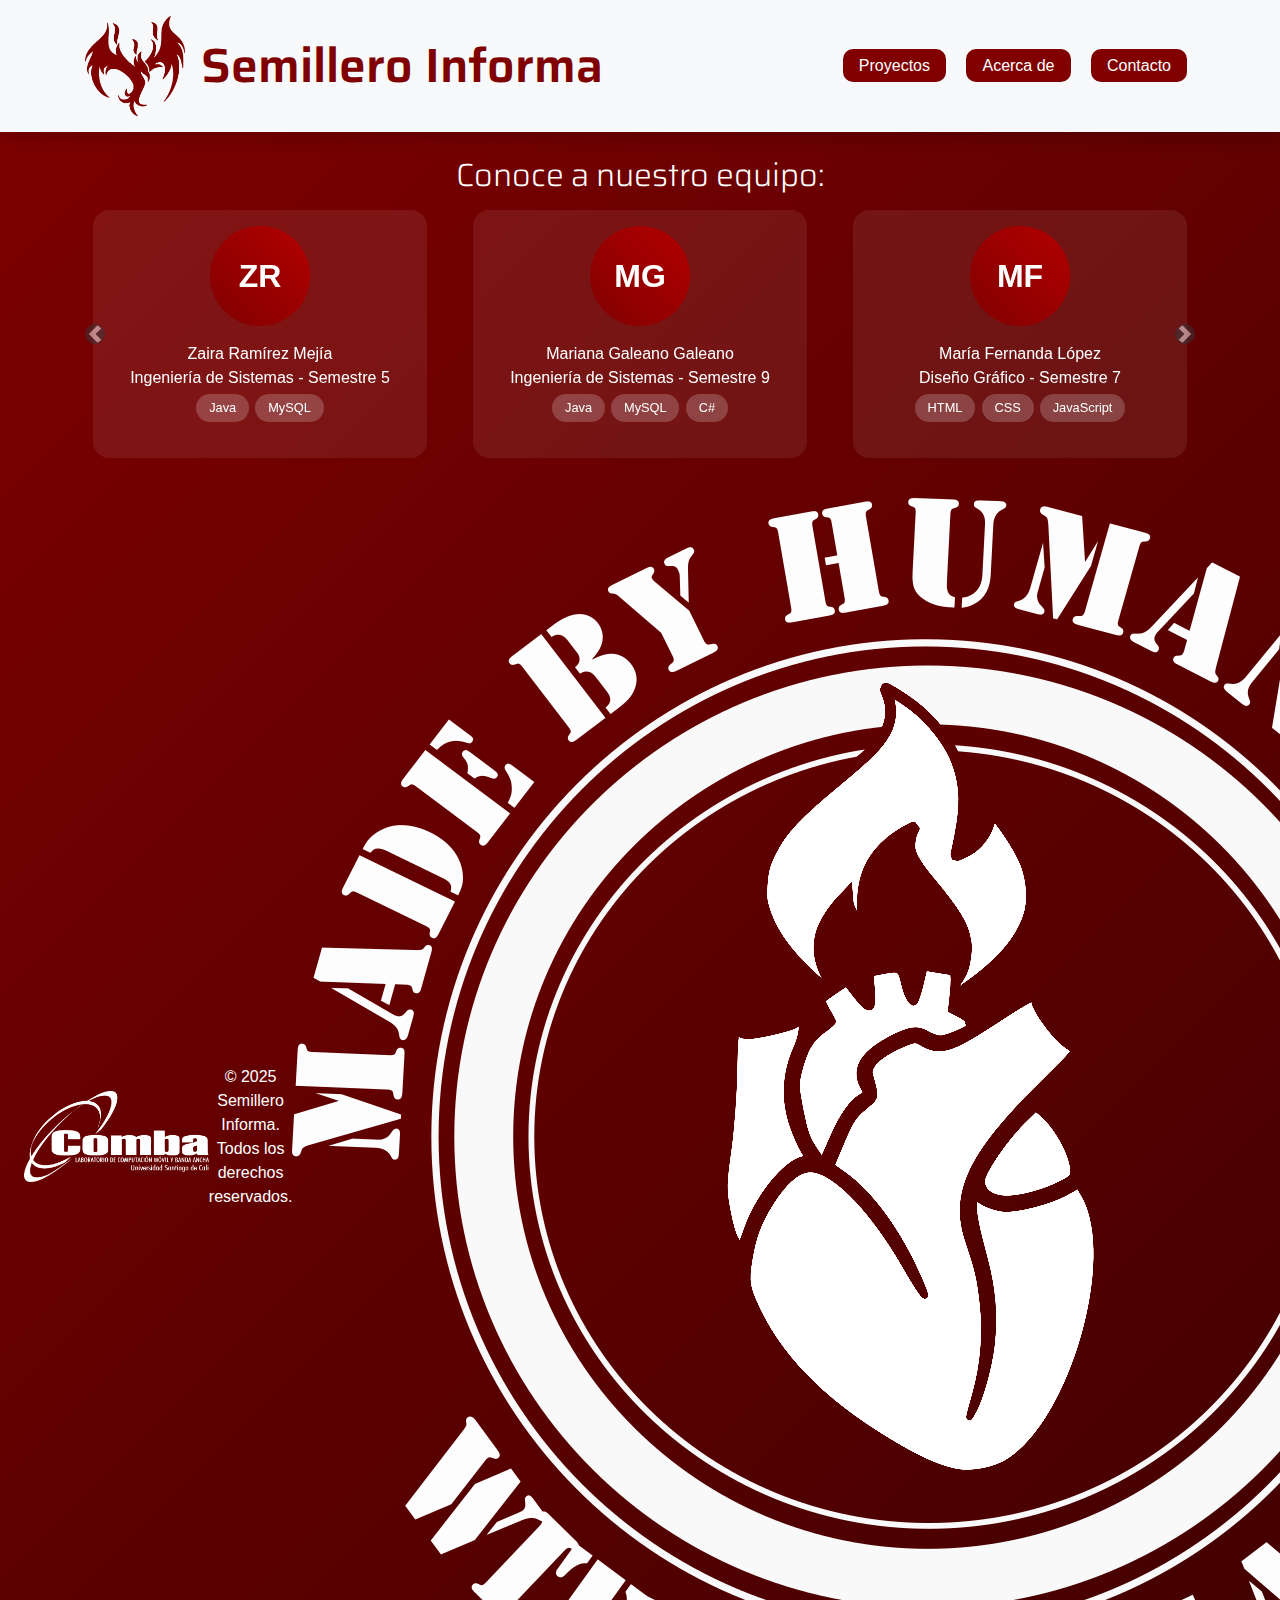
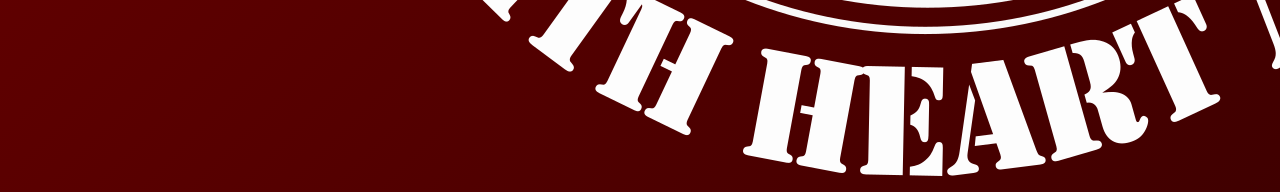
<file: portafolio_r3.html>
<!DOCTYPE html>
<html lang="es">
<head>
  <meta charset="UTF-8">
  <meta name="viewport" content="width=device-width, initial-scale=1.0">
  <title>Grupo Comba I+D - Semillero Informa - Portal de Servicios</title>
  <link rel="stylesheet" href="https://stackpath.bootstrapcdn.com/bootstrap/4.5.2/css/bootstrap.min.css">
	<link rel="preconnect" href="https://fonts.googleapis.com">
<link rel="preconnect" href="https://fonts.gstatic.com" crossorigin>
<link href="https://fonts.googleapis.com/css2?family=Exo+2:ital,wght@0,100..900;1,100..900&family=Open+Sans:ital,wght@0,300..800;1,300..800&family=Saira:ital,wght@0,100..900;1,100..900&display=swap" rel="stylesheet">
  <style>
    body {
      background: linear-gradient(135deg, #800000 0%, #400000 100%);
      color: white;
      font-family: 'Segoe UI', sans-serif;
    }
    .member-card {
      background: rgba(255, 255, 255, 0.1);
      border-radius: 15px;
      padding: 1rem;
      text-align: center;
      color: white;
      cursor: pointer;
      margin: 0.5rem;
      transition: transform 0.3s ease, background 0.3s ease;
      height: auto; /*100%;*/
      display: flex;
      flex-direction: column;
      justify-content: space-between;
       overflow: visible;
    }
    .member-card:hover {
      transform: translateY(-5px);
      background: rgba(255, 255, 255, 0.15);
    }
    .member-photo {
      width: 100px;
      height: 100px;
      border-radius: 50%;
      background: linear-gradient(45deg, #800000, #b30000);
      display: flex;
      align-items: center;
      justify-content: center;
      font-size: 2rem;
      margin: 0 auto 1rem;
      color: white;
      font-weight: bold;
    }
    .skill-tag {
      background: rgba(255, 255, 255, 0.2);
      padding: 0.3rem 0.8rem;
      border-radius: 15px;
      font-size: 0.8rem;
      margin: 0.2rem;
      display: inline-block;
    }
    nav a {
      padding: 0.5rem 1rem;
      background: #800000;
      border-radius: 10px;
      color: white !important;
      margin: 0 0.5rem;
      transition: background 0.3s;
      text-decoration: none;
    }
    nav a:hover {
      background: #a00000;
      text-decoration: none;
    }
    
    /* Estilos del modal */
    .modal-custom {
      display: none;
      position: fixed;
      top: 0;
      left: 0;
      width: 100%;
      height: 100%;
      background: rgba(0,0,0,0.8);
      color: white;
      overflow: auto;
      padding: 2rem;
      z-index: 2000;
    }
    
    .modal-content-custom {
      background: #300;
      padding: 2rem;
      border-radius: 15px;
      max-width: 800px;
      margin: auto;
      position: relative;
    }
    
    .modal-close {
      position: absolute;
      top: 1rem;
      right: 1rem;
      background: #800000;
      color: white;
      border: none;
      padding: 0.5rem 1rem;
      border-radius: 5px;
      cursor: pointer;
      z-index: 1;
    }
    
    .modal-close:hover {
      background: #a00000;
    }
    
    .modal-header-custom {
      text-align: center;
      margin-bottom: 2rem;
      padding-right: 3rem;
    }
    
    .modal-photo {
      width: 120px;
      height: 120px;
      border-radius: 50%;
      background: linear-gradient(45deg, #800000, #b30000);
      display: flex;
      align-items: center;
      justify-content: center;
      font-size: 2.5rem;
      margin: 0 auto 1rem;
      color: white;
      font-weight: bold;
    }
    
    .info-section {
      margin-bottom: 2rem;
      background: rgba(255, 255, 255, 0.05);
      padding: 1.5rem;
      border-radius: 10px;
    }
    
    .info-title {
      color: #ff6b6b;
      border-bottom: 2px solid #800000;
      padding-bottom: 0.5rem;
      margin-bottom: 1rem;
    }
    
    .info-grid {
      display: grid;
      grid-template-columns: repeat(auto-fit, minmax(300px, 1fr));
      gap: 1rem;
    }
    
    .info-item {
      margin-bottom: 1rem;
    }
    
    .info-label {
      font-weight: bold;
      color: #ffcccc;
      margin-bottom: 0.5rem;
    }
    
    .info-value {
      color: white;
      line-height: 1.4;
    }
    
    .info-value a {
      color: #ff9999;
      text-decoration: underline;
    }
    
    .info-value a:hover {
      color: #ffcccc;
    }
    
    .tech-skills {
      display: flex;
      flex-wrap: wrap;
      gap: 0.5rem;
    }
    
    .tech-skill {
      background: rgba(255, 255, 255, 0.2);
      padding: 0.3rem 0.8rem;
      border-radius: 15px;
      font-size: 0.8rem;
      color: white;
    }

	  /* para evitar recorte de las tarjetas dentro del carrusel: */
    
	  .saira-bold {
  font-family: "Saira", sans-serif;
  font-optical-sizing: auto;
  font-weight: 600;
  font-style: bold;
  font-variation-settings:
    "wdth" 100;
}
.saira-normal{
  font-family: "Saira", sans-serif;
  font-optical-sizing: auto;
  font-weight: 600;
  font-style: normal;
  font-variation-settings:
    "wdth" 100;
}
	  
	 

/* Permite que las columnas se alineen correctamente */
#membersCarousel .carousel-item .row {
  display: flex;
  flex-wrap: nowrap;
  justify-content: center;
}

/* Tarjeta se adapta al alto */
.member-card {
  background-color: rgba(255, 255, 255, 0.08);
  padding: 1.0rem 1rem 2.0rem; /* 1.5rem 1rem 2.5rem;*/
  border-radius: 1rem;
  text-align: center;
  width: 100%;
  height: auto; /*100%;*/
}

    
    /* Estilos responsive */
    @media (max-width: 768px) {
      .modal-custom {
        padding: 1rem;
      }
      
      .modal-content-custom {
        padding: 1rem;
      }
      
      .info-grid {
        grid-template-columns: 1fr;
      }
    }
  </style>
</head>
<body>
  <header class="bg-light py-3 mb-4 shadow">
    <div class="container d-flex justify-content-between align-items-center">
      <div class="d-flex align-items-center">
        <!--<div class="bg-danger text-white rounded-circle d-flex align-items-center justify-content-center" style="width:50px;height:50px;font-weight:bold;font-size:1.2rem;">SI</div>-->
	<img src="imgs/logo_informa.png" alt="Logo Semillero Informa" style="width: 100px; height: 100px;">
        <h1 class="ml-3 mb-0 saira-bold" style="font-size:3.0rem; color:#800000;">Semillero Informa</h1>
      </div>
      <nav>
        <a href="#proyectos">Proyectos</a>
        <a href="#acerca">Acerca de</a>
        <a href="#contacto">Contacto</a>
      </nav>
    </div>
  </header>

  <div class="container text-center my-3">
    <h2 class="font-weight-light saira-normal">Conoce a nuestro equipo:</h2>
    <div class="row mx-auto my-auto">
      <div id="membersCarousel" class="carousel slide w-100" data-ride="carousel">
        <div class="carousel-inner" id="membersGrid"></div>
        <a class="carousel-control-prev w-auto" href="#membersCarousel" role="button" data-slide="prev">
          <span class="carousel-control-prev-icon bg-dark border border-dark rounded-circle" aria-hidden="true"></span>
          <span class="sr-only">Previous</span>
        </a>
        <a class="carousel-control-next w-auto" href="#membersCarousel" role="button" data-slide="next">
          <span class="carousel-control-next-icon bg-dark border border-dark rounded-circle" aria-hidden="true"></span>
          <span class="sr-only">Next</span>
        </a>
      </div>
    </div>
  </div>

  <!-- Modal personalizado -->
  <div id="memberModal" class="modal-custom">
    <div class="modal-content-custom">
      <button class="modal-close" onclick="closeModal()">Cerrar</button>
      <div class="modal-header-custom">
        <div class="modal-photo" id="modalPhoto"></div>
        <h2 id="modalName"></h2>
        <p id="modalProgram"></p>
      </div>
      <div id="modalDetails"></div>
    </div>
  </div>
  <footer class="footer d-flex justify-content-between align-items-center px-4 py-3 text-white">
  <!-- Logo izquierdo -->
  <img src="imgs/logo_comba_w.png" alt="Logo izquierdo" class="footer-logo" style="width:15%;">

  <!-- Texto central -->
  <div class="text-center flex-grow-1">
    <span>&copy; 2025 Semillero Informa. Todos los derechos reservados.</span>
  </div>

  <!-- Logo derecho -->
  <img src="imgs/logo_human.png" alt="Logo derecho" class="footer-logo">
</footer>
  <!-- Scripts -->
  <script src="https://code.jquery.com/jquery-3.5.1.min.js"></script>
  <script src="https://cdn.jsdelivr.net/npm/bootstrap@4.5.2/dist/js/bootstrap.bundle.min.js"></script>
  
  <script>
    const membersData = [
     {
    "id": 1,
    "nombre": "Zaira Ramírez Mejía",
    "email": "zaira.ramirez00@usc.edu.co",
    "telefono": "‪+57 312 259 3394‬",
    "linkedin": "www.linkedin.com/in/zaira-ramírez-mejía-86a8702ba",
    "programa": "Ingeniería de Sistemas",
    "semestre": 5,
    "promedio": "N/A",
    "otrosSemilleros": "Semillero Comba",
    "areasInteres": "Desarrollo multiplataforma",
    "lenguajesProgramacion": ["Java", "MySQL"],
    "herramientas": ["Unity", "React", "Flutter"],
    "nivelCompetencia": "Intermedio",
    "proyectos": [
      {
        "nombre": "Aula en VR para química básica",
        "descripcion": "Desarrollo de escenarios, mecánicas e IA en Unity",
        "rol": "Diseño y Desarrollo",
        "año": "2024 - presente"
      },
	{
        "nombre": "360°",
        "descripcion": "Diseño y desarrollo de un ambiente para un entorno 360°",
        "rol": "Diseño y Desarrollo",
        "año": "2024 "
      },
     ],
    "portafolio": "No aplica",
    "trabajoEquipo": "Me gusta trabajar en equipo",
    "rolGrupo": " Ejecutora ",
    "fortaleza": " Capacidad de aprendizaje de nuevas tecnologías ",
    "motivacion": "Aplicar tecnología para resolver problemas reales de la sociedad",
    "serviciosInteres": ["Desarrollo de software", "Investigación aplicada", "Capacitaciones"],
    "disponibilidad": "15 horas semanales",
    "representacion": true,
    "aporteCorto": " Realizar y apoyar en nuevos proyectos ",
    "expectativasAprendizaje": "Aprender cibersegurida",
    "fraseInspiracion": " 'Es una locura odiar todas las rosas solo porque una te pinchó. Renunciar a todos tus sueños sólo porque uno no se cumplió' ~El Principito "
  },
     {
  "id": 2,
  "nombre": "Mariana Galeano Galeano",
  "email": "mariana.galeano00@usc.edu.co",
  "telefono": "+57 317 617 7258",
  "linkedin": "www.linkedin.com/in/mariana-galeano-81522727a",
  "programa": "Ingeniería de Sistemas",
  "semestre": 9,
  "promedio": "N/A",
  "otrosSemilleros": ["Semillero Comba", "Semillero Informa"],
  "areasInteres": "Desarrollo multiplataforma",
  "lenguajesProgramacion": ["Java", "MySQL", "C#", "Python", "PHP", "CSS", "JavaScript"],
  "herramientas": ["Unity", "React", "React Native", "Vue.js", "Flutter", "Node.js", "Docker", "Postman", "Laravel", "Figma"],
  "nivelCompetencia": "Intermedio",
  "proyectos": [
    {
      "nombre": "MilPatitasFelices",
      "descripcion": "Desarrollo de una plataforma web para facilitar la adopción de mascotas, con registro de animales, filtros de búsqueda, actualización de perfiles e integración de imágenes. Tecnologías: Vue.js, API REST, Figma.",
      "rol": "Desarrolladora frontend",
      "año": "2025"
    },
    {
      "nombre": "Páginas web para recicladores",
      "descripcion": "Diseño y desarrollo de sitios web informativos para asociaciones de recicladores, orientados a mejorar la visibilidad de su labor y facilitar la comunicación con la comunidad.",
      "rol": "Diseñadora y desarrolladora full-stack",
      "año": "2024"
    },
    {
      "nombre": "Baby Mom App",
      "descripcion": "Aplicación móvil para madres lactantes con seguimiento de lactancia, alarmas, contenidos educativos y asesoría. Diseño de interfaz en Figma.",
      "rol": "Diseñadora de mockups",
      "año": "2025"
    },
    {
      "nombre": "App de Recomendaciones Turísticas (MasterWay)",
      "descripcion": "Aplicación móvil con recomendaciones de hoteles, restaurantes y sitios turísticos. Incluye autenticación, favoritos, filtros y conexión con Firebase.",
      "rol": "Diseñadora y desarrolladora full-stack",
      "año": "2024"
    },
    {
      "nombre": "Madres lactantes Podcast",
      "descripcion": "Aplicación para madres lactantes con secciones educativas, y acceso a podcasts informativos.",
      "rol": "Diseñadora y desarrolladora full-stack",
      "año": "2025"
    },
    {
      "nombre": "Sistema de exhibiciones artísticas de la USC",
      "descripcion": "Una aplicación con realidad aumentada, que permitirá a los usuarios encontrar las obras distribuidas por el campus, escanear marcadores desde sus dispositivos móviles y acceder a contenido multimedia superpuesto (textos, audio, video). Un entorno de realidad virtual modelado en 3D, que funcionará como un museo digital accesible, multilingüe y equipado con audioguías y elementos de accesibilidad, permitiendo una exploración libre.",
      "año": "2025"
    }
  ],
  "portafolio": "https://github.com/MarianaGaleano?tab=overview&from=2025-06-01&to=2025-06-21",
  "trabajoEquipo": "Me gusta liderar equipos y facilitar la comunicación entre miembros",
  "rolGrupo": "Líder técnico",
  "fortaleza": "Capacidad analítica, resolución de problemas complejos y capacidad de aprendizaje autónomo",
  "motivacion": "Aplicar tecnología para resolver problemas reales de la sociedad",
  "serviciosInteres": ["Desarrollo de software", "Investigación aplicada", "Capacitaciones", "Comunicación y diseño gráfico", "Voluntariado"],
  "disponibilidad": "20 horas semanales",
  "representacion": true,
  "aporteCorto": "Diseñar y desarrollar diferentes tipos de proyectos",
  "expectativasAprendizaje": "Profundizar en deep learning y ciencia de datos",
  "fraseInspiracion": "El éxito no se logra solo con cualidades especiales. Es, sobre todo, un trabajo de constancia, de método y de organización"
},
      {
        "id": 3,
        "nombre": "María Fernanda López",
        "email": "maria.lopez@universidad.edu",
        "telefono": "+57 320 456 7890",
        "linkedin": "https://linkedin.com/in/maria-lopez",
        "programa": "Diseño Gráfico",
        "semestre": 7,
        "promedio": 4.7,
        "otrosSemilleros": "Semillero de UX/UI",
        "areasInteres": "Diseño de Experiencia de Usuario, Branding, Comunicación Visual",
        "lenguajesProgramacion": ["HTML", "CSS", "JavaScript"],
        "herramientas": ["Figma", "Adobe Creative Suite", "Sketch", "Principle"],
        "nivelCompetencia": "Avanzado",
        "proyectos": [
          {
            "nombre": "Rediseño de Plataforma Educativa",
            "descripcion": "Mejora de UX/UI para plataforma de aprendizaje online",
            "rol": "UX/UI Designer",
            "año": "2024"
          }
        ],
        "portafolio": "https://behance.net/maria-lopez",
        "trabajoEquipo": "Me enfoco en facilitar la creatividad y la comunicación visual del equipo",
        "rolGrupo": "Creativa y comunicadora",
        "fortaleza": "Capacidad de visualizar soluciones y comunicar ideas complejas de forma simple",
        "motivacion": "Hacer que la tecnología sea más accesible y humana através del diseño",
        "serviciosInteres": ["Comunicación y diseño gráfico", "Capacitaciones", "Consultorías"],
        "disponibilidad": "18 horas semanales",
        "representacion": true,
        "aporteCorto": "Mejorar la comunicación visual del semillero y crear material educativo",
        "expectativasAprendizaje": "Aprender sobre design thinking aplicado a la investigación",
        "fraseInspiracion": "El buen diseño es tan poco diseño como sea posible"
      },
      {
        "id": 4,
        "nombre": "María Fernanda López",
        "email": "maria.lopez@universidad.edu",
        "telefono": "+57 320 456 7890",
        "linkedin": "https://linkedin.com/in/maria-lopez",
        "programa": "Diseño Gráfico",
        "semestre": 7,
        "promedio": 4.7,
        "otrosSemilleros": "Semillero de UX/UI",
        "areasInteres": "Diseño de Experiencia de Usuario, Branding, Comunicación Visual",
        "lenguajesProgramacion": ["HTML", "CSS", "JavaScript"],
        "herramientas": ["Figma", "Adobe Creative Suite", "Sketch", "Principle"],
        "nivelCompetencia": "Avanzado",
        "proyectos": [
          {
            "nombre": "Rediseño de Plataforma Educativa",
            "descripcion": "Mejora de UX/UI para plataforma de aprendizaje online",
            "rol": "UX/UI Designer",
            "año": "2024"
          }
        ],
        "portafolio": "https://behance.net/maria-lopez",
        "trabajoEquipo": "Me enfoco en facilitar la creatividad y la comunicación visual del equipo",
        "rolGrupo": "Creativa y comunicadora",
        "fortaleza": "Capacidad de visualizar soluciones y comunicar ideas complejas de forma simple",
        "motivacion": "Hacer que la tecnología sea más accesible y humana através del diseño",
        "serviciosInteres": ["Comunicación y diseño gráfico", "Capacitaciones", "Consultorías"],
        "disponibilidad": "18 horas semanales",
        "representacion": true,
        "aporteCorto": "Mejorar la comunicación visual del semillero y crear material educativo",
        "expectativasAprendizaje": "Aprender sobre design thinking aplicado a la investigación",
        "fraseInspiracion": "El buen diseño es tan poco diseño como sea posible"
      },
      {
        "id": 5,
        "nombre": "María Fernanda López",
        "email": "maria.lopez@universidad.edu",
        "telefono": "+57 320 456 7890",
        "linkedin": "https://linkedin.com/in/maria-lopez",
        "programa": "Diseño Gráfico",
        "semestre": 7,
        "promedio": 4.7,
        "otrosSemilleros": "Semillero de UX/UI",
        "areasInteres": "Diseño de Experiencia de Usuario, Branding, Comunicación Visual",
        "lenguajesProgramacion": ["HTML", "CSS", "JavaScript"],
        "herramientas": ["Figma", "Adobe Creative Suite", "Sketch", "Principle"],
        "nivelCompetencia": "Avanzado",
        "proyectos": [
          {
            "nombre": "Rediseño de Plataforma Educativa",
            "descripcion": "Mejora de UX/UI para plataforma de aprendizaje online",
            "rol": "UX/UI Designer",
            "año": "2024"
          }
        ],
        "portafolio": "https://behance.net/maria-lopez",
        "trabajoEquipo": "Me enfoco en facilitar la creatividad y la comunicación visual del equipo",
        "rolGrupo": "Creativa y comunicadora",
        "fortaleza": "Capacidad de visualizar soluciones y comunicar ideas complejas de forma simple",
        "motivacion": "Hacer que la tecnología sea más accesible y humana através del diseño",
        "serviciosInteres": ["Comunicación y diseño gráfico", "Capacitaciones", "Consultorías"],
        "disponibilidad": "18 horas semanales",
        "representacion": true,
        "aporteCorto": "Mejorar la comunicación visual del semillero y crear material educativo",
        "expectativasAprendizaje": "Aprender sobre design thinking aplicado a la investigación",
        "fraseInspiracion": "El buen diseño es tan poco diseño como sea posible"
      },
      {
        "id": 6,
        "nombre": "María Fernanda López",
        "email": "maria.lopez@universidad.edu",
        "telefono": "+57 320 456 7890",
        "linkedin": "https://linkedin.com/in/maria-lopez",
        "programa": "Diseño Gráfico",
        "semestre": 7,
        "promedio": 4.7,
        "otrosSemilleros": "Semillero de UX/UI",
        "areasInteres": "Diseño de Experiencia de Usuario, Branding, Comunicación Visual",
        "lenguajesProgramacion": ["HTML", "CSS", "JavaScript"],
        "herramientas": ["Figma", "Adobe Creative Suite", "Sketch", "Principle"],
        "nivelCompetencia": "Avanzado",
        "proyectos": [
          {
            "nombre": "Rediseño de Plataforma Educativa",
            "descripcion": "Mejora de UX/UI para plataforma de aprendizaje online",
            "rol": "UX/UI Designer",
            "año": "2024"
          }
        ],
        "portafolio": "https://behance.net/maria-lopez",
        "trabajoEquipo": "Me enfoco en facilitar la creatividad y la comunicación visual del equipo",
        "rolGrupo": "Creativa y comunicadora",
        "fortaleza": "Capacidad de visualizar soluciones y comunicar ideas complejas de forma simple",
        "motivacion": "Hacer que la tecnología sea más accesible y humana através del diseño",
        "serviciosInteres": ["Comunicación y diseño gráfico", "Capacitaciones", "Consultorías"],
        "disponibilidad": "18 horas semanales",
        "representacion": true,
        "aporteCorto": "Mejorar la comunicación visual del semillero y crear material educativo",
        "expectativasAprendizaje": "Aprender sobre design thinking aplicado a la investigación",
        "fraseInspiracion": "El buen diseño es tan poco diseño como sea posible"
      }
    ];

    function openModal(memberId) {
      const member = membersData.find(m => m.id === memberId);
      if (!member) return;

      const modal = document.getElementById('memberModal');
      const initials = member.nombre.split(' ').map(n => n[0]).join('').substring(0, 2);
      
      document.getElementById('modalPhoto').textContent = initials;
      document.getElementById('modalName').textContent = member.nombre;
      document.getElementById('modalProgram').textContent = `${member.programa} - Semestre ${member.semestre}`;
      
      const modalDetails = document.getElementById('modalDetails');
      modalDetails.innerHTML = `
        <div class="info-section">
          <h3 class="info-title">Información de Contacto</h3>
          <div class="info-grid">
            <div class="info-item">
              <div class="info-label">Email Institucional</div>
              <div class="info-value">${member.email}</div>
            </div>
            <div class="info-item">
              <div class="info-label">Teléfono</div>
              <div class="info-value">${member.telefono}</div>
            </div>
            <div class="info-item">
              <div class="info-label">LinkedIn</div>
              <div class="info-value"><a href="${member.linkedin}" target="_blank">Ver perfil</a></div>
            </div>
            <div class="info-item">
              <div class="info-label">Portafolio</div>
              <div class="info-value"><a href="${member.portafolio}" target="_blank">Ver proyectos</a></div>
            </div>
          </div>
        </div>

        <div class="info-section">
          <h3 class="info-title">Información Académica</h3>
          <div class="info-grid">
            <div class="info-item">
              <div class="info-label">Promedio Acumulado</div>
              <div class="info-value">${member.promedio}</div>
            </div>
            <div class="info-item">
              <div class="info-label">Otros Semilleros</div>
              <div class="info-value">${member.otrosSemilleros}</div>
            </div>
            <div class="info-item">
              <div class="info-label">Áreas de Interés</div>
              <div class="info-value">${member.areasInteres}</div>
            </div>
          </div>
        </div>

        <div class="info-section">
          <h3 class="info-title">Habilidades Técnicas</h3>
          <div class="info-item">
            <div class="info-label">Lenguajes de Programación</div>
            <div class="tech-skills">
              ${member.lenguajesProgramacion.map(lang => `<span class="tech-skill">${lang}</span>`).join('')}
            </div>
          </div>
          <div class="info-item">
            <div class="info-label">Herramientas y Tecnologías</div>
            <div class="tech-skills">
              ${member.herramientas.map(tool => `<span class="tech-skill">${tool}</span>`).join('')}
            </div>
          </div>
          <div class="info-item">
            <div class="info-label">Nivel de Competencia</div>
            <div class="info-value">${member.nivelCompetencia}</div>
          </div>
        </div>

        <div class="info-section">
          <h3 class="info-title">Proyectos Destacados</h3>
          ${member.proyectos.map(proyecto => `
            <div class="info-item">
              <div class="info-label">${proyecto.nombre} (${proyecto.año})</div>
              <div class="info-value">
                <strong>Rol:</strong> ${proyecto.rol}<br>
                <strong>Descripción:</strong> ${proyecto.descripcion}
              </div>
            </div>
          `).join('')}
        </div>

        <div class="info-section">
          <h3 class="info-title">Perfil Personal</h3>
          <div class="info-grid">
            <div class="info-item">
              <div class="info-label">Trabajo en Equipo</div>
              <div class="info-value">${member.trabajoEquipo}</div>
            </div>
            <div class="info-item">
              <div class="info-label">Rol en Grupos</div>
              <div class="info-value">${member.rolGrupo}</div>
            </div>
            <div class="info-item">
              <div class="info-label">Mayor Fortaleza</div>
              <div class="info-value">${member.fortaleza}</div>
            </div>
            <div class="info-item">
              <div class="info-label">Motivación</div>
              <div class="info-value">${member.motivacion}</div>
            </div>
          </div>
        </div>

        <div class="info-section">
          <h3 class="info-title">Disponibilidad y Servicios</h3>
          <div class="info-grid">
            <div class="info-item">
              <div class="info-label">Disponibilidad Semanal</div>
              <div class="info-value">${member.disponibilidad}</div>
            </div>
            <div class="info-item">
              <div class="info-label">Servicios de Interés</div>
              <div class="info-value">${member.serviciosInteres.join(', ')}</div>
            </div>
            <div class="info-item">
              <div class="info-label">Representación en Eventos</div>
              <div class="info-value">${member.representacion ? 'Sí' : 'No'}</div>
            </div>
          </div>
        </div>

        <div class="info-section">
          <h3 class="info-title">Visión y Objetivos</h3>
          <div class="info-grid">
            <div class="info-item">
              <div class="info-label">Aporte a Corto Plazo</div>
              <div class="info-value">${member.aporteCorto}</div>
            </div>
            <div class="info-item">
              <div class="info-label">Expectativas de Aprendizaje</div>
              <div class="info-value">${member.expectativasAprendizaje}</div>
            </div>
            <div class="info-item">
              <div class="info-label">Frase que lo Define</div>
              <div class="info-value"><em>"${member.fraseInspiracion}"</em></div>
            </div>
          </div>
        </div>
      `;
      
      modal.style.display = 'block';
      document.body.style.overflow = 'hidden';
    }

    function closeModal() {
      document.getElementById('memberModal').style.display = 'none';
      document.body.style.overflow = 'auto';
    }

    function loadMembers() {
      const container = document.getElementById('membersGrid');
      container.innerHTML = '';
      const itemsPerSlide = 3;
      const totalSlides = Math.ceil(membersData.length / itemsPerSlide);

      for (let i = 0; i < totalSlides; i++) {
        const start = i * itemsPerSlide;
        const end = start + itemsPerSlide;
        const group = membersData.slice(start, end);

        const rowItems = group.map(member => {
          const initials = member.nombre.split(' ').map(n => n[0]).join('').substring(0, 2);
          const skills = member.lenguajesProgramacion.slice(0, 3).map(skill => `<span class='skill-tag'>${skill}</span>`).join('');
          return `
            <div class="col-md-4 d-flex">
              <div class="member-card w-100" onclick="openModal(${member.id})">
                <div class="member-photo">${initials}</div>
                <div class="member-name">${member.nombre}</div>
                <div class="member-program">${member.programa} - Semestre ${member.semestre}</div>
                <div class="member-skills">${skills}</div>
              </div>
            </div>`;
        }).join('');

        container.innerHTML += `
          <div class="carousel-item ${i === 0 ? 'active' : ''}">
            <div class="row justify-content-center">
              ${rowItems}
            </div>
          </div>`;
      }
    }

    // Event listeners
    document.addEventListener('DOMContentLoaded', function() {
      loadMembers();
      
      // Cerrar modal con ESC
      document.addEventListener('keydown', function(e) {
        if (e.key === 'Escape') {
          closeModal();
        }
      });
      
      // Cerrar modal clickeando fuera
      document.getElementById('memberModal').addEventListener('click', function(e) {
        if (e.target === this) {
          closeModal();
        }
      });
    });

    // Inicializar carrusel
    $(document).ready(function() {
      $('#membersCarousel').carousel({
        interval: 10000
      });
    });
  </script>
</body>
</html>
</file>
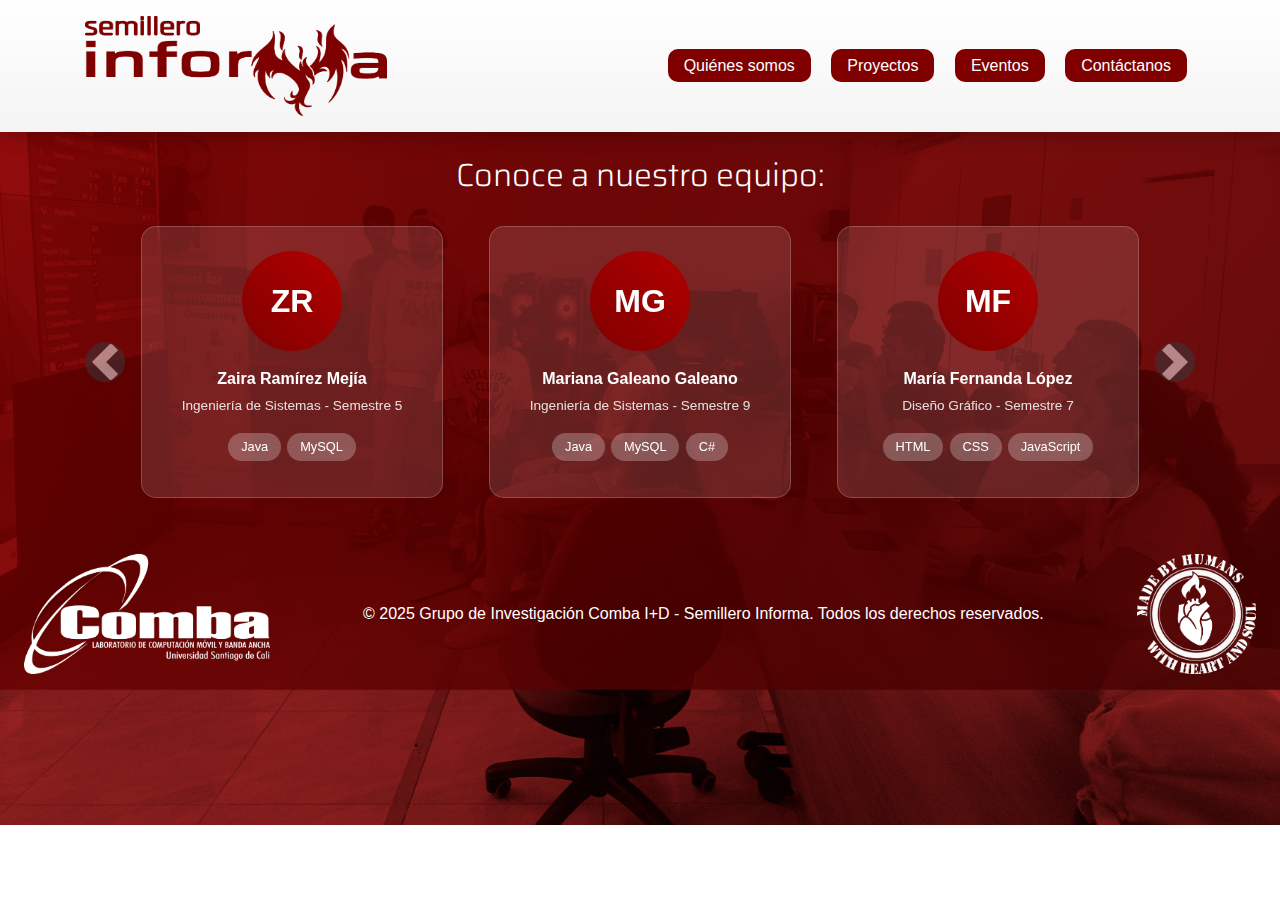
<file: portafolio_r4.html>
<!DOCTYPE html>
<html lang="es">

<head>
    <meta charset="UTF-8">
    <meta name="viewport" content="width=device-width, initial-scale=1.0">
    <title>Grupo Comba I+D - Semillero Informa - Portal de Servicios</title>
    <link rel="stylesheet" href="https://stackpath.bootstrapcdn.com/bootstrap/4.5.2/css/bootstrap.min.css">
    <link rel="preconnect" href="https://fonts.googleapis.com">
    <link rel="preconnect" href="https://fonts.gstatic.com" crossorigin>
    <link
        href="https://fonts.googleapis.com/css2?family=Exo+2:ital,wght@0,100..900;1,100..900&family=Open+Sans:ital,wght@0,300..800;1,300..800&family=Saira:ital,wght@0,100..900;1,100..900&display=swap"
        rel="stylesheet">
    <style>
        body {
          background-image:
            linear-gradient(135deg, rgba(128, 0, 0, 0.8), rgba(64, 0, 0, 0.8)),
            url('imgs/semillero_1_r.jpg');
          background-size: cover;
          background-position: center;
          background-repeat: no-repeat;
          color: white;
          font-family: 'Segoe UI', sans-serif;
        }

        header {
          background: linear-gradient(to bottom, #ffffff 0%, #f4f4f4 100%);
        }

        /* ─── FIX PRINCIPAL: el carousel-item hereda fondo blanco de Bootstrap ─── */
        .carousel-item {
            background: transparent !important;
        }

        /* Asegura que el wrapper del carrusel no tenga fondo blanco */
        #membersCarousel,
        .carousel-inner {
            background: transparent !important;
        }

        .member-card {
            background: rgba(255, 255, 255, 0.12) !important;
            border: 1px solid rgba(255, 255, 255, 0.2);
            border-radius: 15px;
            padding: 1.5rem 1rem 2rem;
            text-align: center;
            color: white !important;
            cursor: pointer;
            margin: 0.5rem;
            transition: transform 0.3s ease, background 0.3s ease;
            display: flex;
            flex-direction: column;
            justify-content: space-between;
            overflow: visible;
        }

        .member-card:hover {
            transform: translateY(-5px);
            background: rgba(255, 255, 255, 0.2) !important;
        }

        /* FIX: forzar color blanco en todos los textos dentro de la tarjeta */
        .member-card,
        .member-card * {
            color: white !important;
        }

        .member-photo {
            width: 100px;
            height: 100px;
            border-radius: 50%;
            background: linear-gradient(45deg, #800000, #b30000);
            display: flex;
            align-items: center;
            justify-content: center;
            font-size: 2rem;
            margin: 0 auto 1rem;
            color: white !important;
            font-weight: bold;
            flex-shrink: 0;
        }

        .member-name {
            font-weight: 600;
            font-size: 1rem;
            margin-bottom: 0.3rem;
        }

        .member-program {
            font-size: 0.85rem;
            opacity: 0.85;
            margin-bottom: 0.8rem;
        }

        .skill-tag {
            background: rgba(255, 255, 255, 0.25);
            padding: 0.3rem 0.8rem;
            border-radius: 15px;
            font-size: 0.8rem;
            margin: 0.2rem;
            display: inline-block;
            color: white !important;
        }

        nav a {
            padding: 0.5rem 1rem;
            background: #800000;
            border-radius: 10px;
            color: white !important;
            margin: 0 0.5rem;
            transition: background 0.3s;
            text-decoration: none;
        }

        nav a:hover {
            background: #a00000;
            text-decoration: none;
        }

        /* Controles del carrusel visibles */
        .carousel-control-prev-icon,
        .carousel-control-next-icon {
            background-color: rgba(0,0,0,0.5);
            border-radius: 50%;
            padding: 1.2rem;
        }

        .carousel-control-prev,
        .carousel-control-next {
            width: 5%;
        }

        /* Estilos del modal */
        .modal-custom {
            display: none;
            position: fixed;
            top: 0;
            left: 0;
            width: 100%;
            height: 100%;
            background: rgba(0, 0, 0, 0.8);
            color: white;
            overflow: auto;
            padding: 2rem;
            z-index: 2000;
        }

        .modal-content-custom {
            background: #300;
            padding: 2rem;
            border-radius: 15px;
            max-width: 800px;
            margin: auto;
            position: relative;
        }

        .modal-close {
            position: absolute;
            top: 1rem;
            right: 1rem;
            background: #800000;
            color: white;
            border: none;
            padding: 0.5rem 1rem;
            border-radius: 5px;
            cursor: pointer;
            z-index: 1;
        }

        .modal-close:hover {
            background: #a00000;
        }

        .modal-header-custom {
            text-align: center;
            margin-bottom: 2rem;
            padding-right: 3rem;
        }

        .modal-photo {
            width: 120px;
            height: 120px;
            border-radius: 50%;
            background: linear-gradient(45deg, #800000, #b30000);
            display: flex;
            align-items: center;
            justify-content: center;
            font-size: 2.5rem;
            margin: 0 auto 1rem;
            color: white;
            font-weight: bold;
        }

        .info-section {
            margin-bottom: 2rem;
            background: rgba(255, 255, 255, 0.05);
            padding: 1.5rem;
            border-radius: 10px;
        }

        .info-title {
            color: #ff6b6b;
            border-bottom: 2px solid #800000;
            padding-bottom: 0.5rem;
            margin-bottom: 1rem;
        }

        .info-grid {
            display: grid;
            grid-template-columns: repeat(auto-fit, minmax(300px, 1fr));
            gap: 1rem;
        }

        .info-item {
            margin-bottom: 1rem;
        }

        .info-label {
            font-weight: bold;
            color: #ffcccc;
            margin-bottom: 0.5rem;
        }

        .info-value {
            color: white;
            line-height: 1.4;
        }

        .info-value a {
            color: #ff9999;
            text-decoration: underline;
        }

        .info-value a:hover {
            color: #ffcccc;
        }

        .tech-skills {
            display: flex;
            flex-wrap: wrap;
            gap: 0.5rem;
        }

        .tech-skill {
            background: rgba(255, 255, 255, 0.2);
            padding: 0.3rem 0.8rem;
            border-radius: 15px;
            font-size: 0.8rem;
            color: white;
        }

        .saira-bold {
            font-family: "Saira", sans-serif;
            font-optical-sizing: auto;
            font-weight: 600;
            font-style: bold;
        }

        .saira-normal {
            font-family: "Saira", sans-serif;
            font-optical-sizing: auto;
            font-weight: 600;
            font-style: normal;
        }

        /* Row del carrusel sin overflow oculto */
        #membersCarousel .carousel-item .row {
            display: flex;
            flex-wrap: nowrap;
            justify-content: center;
        }

        /* Responsive */
        @media (max-width: 768px) {
            .modal-custom { padding: 1rem; }
            .modal-content-custom { padding: 1rem; }
            .info-grid { grid-template-columns: 1fr; }
            #membersCarousel .carousel-item .row { flex-wrap: wrap; }
        }
    </style>
</head>

<body>    
    <header class="bg-light py-3 mb-4 shadow">
        <div class="container d-flex justify-content-between align-items-center">
            <div class="d-flex align-items-center">
                <img src="imgs/logo_informa_3.png" alt="Logo Semillero Informa" style="height: 100px;">
            </div>
            <nav>
                <a href="#proyectos">Quiénes somos</a>
                <a href="#proyectos">Proyectos</a>
                <a href="#acerca">Eventos</a>
                <a href="#contacto">Contáctanos</a>
            </nav>
        </div>
    </header>

    <div class="container text-center my-3">
        <h2 class="font-weight-light saira-normal">Conoce a nuestro equipo:</h2>
        <div class="row mx-auto my-auto">
            <div id="membersCarousel" class="carousel slide w-100" data-ride="carousel">
                <div class="carousel-inner" id="membersGrid"></div>
                <a class="carousel-control-prev w-auto" href="#membersCarousel" role="button" data-slide="prev">
                    <span class="carousel-control-prev-icon bg-dark border border-dark rounded-circle"
                        aria-hidden="true"></span>
                    <span class="sr-only">Previous</span>
                </a>
                <a class="carousel-control-next w-auto" href="#membersCarousel" role="button" data-slide="next">
                    <span class="carousel-control-next-icon bg-dark border border-dark rounded-circle"
                        aria-hidden="true"></span>
                    <span class="sr-only">Next</span>
                </a>
            </div>
        </div>
    </div>

    <!-- Modal personalizado -->
    <div id="memberModal" class="modal-custom">
        <div class="modal-content-custom">
            <button class="modal-close" onclick="closeModal()">Cerrar</button>
            <div class="modal-header-custom">
                <div class="modal-photo" id="modalPhoto"></div>
                <h2 id="modalName"></h2>
                <p id="modalProgram"></p>
            </div>
            <div id="modalDetails"></div>
        </div>
    </div>

    <footer class="footer d-flex justify-content-between align-items-center px-4 py-3 text-white">
        <img src="imgs/logo_comba_w.png" alt="Logo izquierdo" class="footer-logo" style="height:120px;">
        <div class="text-center flex-grow-1">
            <span>&copy; 2025 Grupo de Investigación Comba I+D - Semillero Informa. Todos los derechos reservados.</span>
        </div>
        <img src="imgs/logo_human.png" alt="Logo derecho" class="footer-logo" style="height:120px;">
    </footer>

    <script src="https://code.jquery.com/jquery-3.5.1.min.js"></script>
    <script src="https://cdn.jsdelivr.net/npm/bootstrap@4.5.2/dist/js/bootstrap.bundle.min.js"></script>

    <script>
        const membersData = [
            {
                "id": 1,
                "nombre": "Zaira Ramírez Mejía",
                "email": "zaira.ramirez00@usc.edu.co",
                "telefono": "‪+57 312 259 3394‬",
                "linkedin": "www.linkedin.com/in/zaira-ramírez-mejía-86a8702ba",
                "programa": "Ingeniería de Sistemas",
                "semestre": 5,
                "promedio": "N/A",
                "otrosSemilleros": "Semillero Comba",
                "areasInteres": "Desarrollo multiplataforma",
                "lenguajesProgramacion": ["Java", "MySQL"],
                "herramientas": ["Unity", "React", "Flutter"],
                "nivelCompetencia": "Intermedio",
                "proyectos": [
                    {
                        "nombre": "Aula en VR para química básica",
                        "descripcion": "Desarrollo de escenarios, mecánicas e IA en Unity",
                        "rol": "Diseño y Desarrollo",
                        "año": "2024 - presente"
                    },
                    {
                        "nombre": "360°",
                        "descripcion": "Diseño y desarrollo de un ambiente para un entorno 360°",
                        "rol": "Diseño y Desarrollo",
                        "año": "2024"
                    }
                ],
                "portafolio": "No aplica",
                "trabajoEquipo": "Me gusta trabajar en equipo",
                "rolGrupo": "Ejecutora",
                "fortaleza": "Capacidad de aprendizaje de nuevas tecnologías",
                "motivacion": "Aplicar tecnología para resolver problemas reales de la sociedad",
                "serviciosInteres": ["Desarrollo de software", "Investigación aplicada", "Capacitaciones"],
                "disponibilidad": "15 horas semanales",
                "representacion": true,
                "aporteCorto": "Realizar y apoyar en nuevos proyectos",
                "expectativasAprendizaje": "Aprender ciberseguridad",
                "fraseInspiracion": "'Es una locura odiar todas las rosas solo porque una te pinchó.' ~El Principito"
            },
            {
                "id": 2,
                "nombre": "Mariana Galeano Galeano",
                "email": "mariana.galeano00@usc.edu.co",
                "telefono": "+57 317 617 7258",
                "linkedin": "www.linkedin.com/in/mariana-galeano-81522727a",
                "programa": "Ingeniería de Sistemas",
                "semestre": 9,
                "promedio": "N/A",
                "otrosSemilleros": ["Semillero Comba", "Semillero Informa"],
                "areasInteres": "Desarrollo multiplataforma",
                "lenguajesProgramacion": ["Java", "MySQL", "C#", "Python", "PHP", "CSS", "JavaScript"],
                "herramientas": ["Unity", "React", "React Native", "Vue.js", "Flutter", "Node.js", "Docker", "Postman", "Laravel", "Figma"],
                "nivelCompetencia": "Intermedio",
                "proyectos": [
                    {
                        "nombre": "MilPatitasFelices",
                        "descripcion": "Plataforma web para adopción de mascotas con Vue.js, API REST y Figma.",
                        "rol": "Desarrolladora frontend",
                        "año": "2025"
                    },
                    {
                        "nombre": "Páginas web para recicladores",
                        "descripcion": "Sitios web informativos para asociaciones de recicladores.",
                        "rol": "Diseñadora y desarrolladora full-stack",
                        "año": "2024"
                    },
                    {
                        "nombre": "Baby Mom App",
                        "descripcion": "App móvil para madres lactantes con seguimiento y asesoría.",
                        "rol": "Diseñadora de mockups",
                        "año": "2025"
                    }
                ],
                "portafolio": "https://github.com/MarianaGaleano",
                "trabajoEquipo": "Me gusta liderar equipos y facilitar la comunicación entre miembros",
                "rolGrupo": "Líder técnico",
                "fortaleza": "Capacidad analítica y resolución de problemas complejos",
                "motivacion": "Aplicar tecnología para resolver problemas reales de la sociedad",
                "serviciosInteres": ["Desarrollo de software", "Investigación aplicada", "Capacitaciones", "Comunicación y diseño gráfico"],
                "disponibilidad": "20 horas semanales",
                "representacion": true,
                "aporteCorto": "Diseñar y desarrollar diferentes tipos de proyectos",
                "expectativasAprendizaje": "Profundizar en deep learning y ciencia de datos",
                "fraseInspiracion": "El éxito es sobre todo un trabajo de constancia, de método y de organización"
            },
            {
                "id": 3,
                "nombre": "María Fernanda López",
                "email": "maria.lopez@universidad.edu",
                "telefono": "+57 320 456 7890",
                "linkedin": "https://linkedin.com/in/maria-lopez",
                "programa": "Diseño Gráfico",
                "semestre": 7,
                "promedio": 4.7,
                "otrosSemilleros": "Semillero de UX/UI",
                "areasInteres": "Diseño de Experiencia de Usuario, Branding, Comunicación Visual",
                "lenguajesProgramacion": ["HTML", "CSS", "JavaScript"],
                "herramientas": ["Figma", "Adobe Creative Suite", "Sketch", "Principle"],
                "nivelCompetencia": "Avanzado",
                "proyectos": [
                    {
                        "nombre": "Rediseño de Plataforma Educativa",
                        "descripcion": "Mejora de UX/UI para plataforma de aprendizaje online",
                        "rol": "UX/UI Designer",
                        "año": "2024"
                    }
                ],
                "portafolio": "https://behance.net/maria-lopez",
                "trabajoEquipo": "Me enfoco en facilitar la creatividad y la comunicación visual del equipo",
                "rolGrupo": "Creativa y comunicadora",
                "fortaleza": "Capacidad de visualizar soluciones y comunicar ideas complejas de forma simple",
                "motivacion": "Hacer que la tecnología sea más accesible y humana a través del diseño",
                "serviciosInteres": ["Comunicación y diseño gráfico", "Capacitaciones", "Consultorías"],
                "disponibilidad": "18 horas semanales",
                "representacion": true,
                "aporteCorto": "Mejorar la comunicación visual del semillero y crear material educativo",
                "expectativasAprendizaje": "Aprender sobre design thinking aplicado a la investigación",
                "fraseInspiracion": "El buen diseño es tan poco diseño como sea posible"
            },
            {
                "id": 4,
                "nombre": "Carlos Andrés Peña",
                "email": "carlos.pena@universidad.edu",
                "telefono": "+57 311 222 3344",
                "linkedin": "https://linkedin.com/in/carlos-pena",
                "programa": "Ingeniería de Sistemas",
                "semestre": 6,
                "promedio": 4.2,
                "otrosSemilleros": "Semillero de IA",
                "areasInteres": "Inteligencia Artificial, Machine Learning",
                "lenguajesProgramacion": ["Python", "R", "SQL"],
                "herramientas": ["TensorFlow", "Keras", "Jupyter", "Pandas"],
                "nivelCompetencia": "Intermedio",
                "proyectos": [
                    {
                        "nombre": "Clasificador de imágenes médicas",
                        "descripcion": "Modelo CNN para detección de anomalías en radiografías",
                        "rol": "Desarrollador ML",
                        "año": "2024"
                    }
                ],
                "portafolio": "https://github.com/carlos-pena",
                "trabajoEquipo": "Soy analítico y me enfoco en los datos",
                "rolGrupo": "Analista de datos",
                "fortaleza": "Pensamiento lógico y capacidad de modelado",
                "motivacion": "Usar la IA para mejorar la salud y el bienestar",
                "serviciosInteres": ["Investigación aplicada", "Desarrollo de software"],
                "disponibilidad": "12 horas semanales",
                "representacion": false,
                "aporteCorto": "Implementar modelos de IA en proyectos del semillero",
                "expectativasAprendizaje": "Profundizar en NLP y visión computacional",
                "fraseInspiracion": "Los datos son el nuevo petróleo"
            },
            {
                "id": 5,
                "nombre": "Laura Sofía Vargas",
                "email": "laura.vargas@universidad.edu",
                "telefono": "+57 315 987 6543",
                "linkedin": "https://linkedin.com/in/laura-vargas",
                "programa": "Comunicación Social",
                "semestre": 8,
                "promedio": 4.5,
                "otrosSemilleros": "Semillero de Periodismo Digital",
                "areasInteres": "Comunicación digital, Redes sociales, Contenido",
                "lenguajesProgramacion": ["HTML", "CSS"],
                "herramientas": ["Canva", "Premiere Pro", "After Effects", "Hootsuite"],
                "nivelCompetencia": "Avanzado",
                "proyectos": [
                    {
                        "nombre": "Campaña digital Semillero Informa",
                        "descripcion": "Estrategia de comunicación y contenido para redes sociales",
                        "rol": "Comunicadora y creadora de contenido",
                        "año": "2025"
                    }
                ],
                "portafolio": "https://issuu.com/laura-vargas",
                "trabajoEquipo": "Me enfoco en la narrativa y en conectar al equipo con la audiencia",
                "rolGrupo": "Comunicadora",
                "fortaleza": "Storytelling y comunicación estratégica",
                "motivacion": "Visibilizar el trabajo científico y tecnológico",
                "serviciosInteres": ["Comunicación y diseño gráfico", "Capacitaciones", "Voluntariado"],
                "disponibilidad": "15 horas semanales",
                "representacion": true,
                "aporteCorto": "Fortalecer la presencia digital del semillero",
                "expectativasAprendizaje": "Aprender sobre comunicación de ciencia y tecnología",
                "fraseInspiracion": "Contar historias es la forma más antigua de compartir conocimiento"
            },
            {
                "id": 6,
                "nombre": "Sebastián Mora Torres",
                "email": "sebastian.mora@universidad.edu",
                "telefono": "+57 318 765 4321",
                "linkedin": "https://linkedin.com/in/sebastian-mora",
                "programa": "Ingeniería de Sistemas",
                "semestre": 10,
                "promedio": 4.0,
                "otrosSemilleros": "Ninguno",
                "areasInteres": "Ciberseguridad, Redes, DevOps",
                "lenguajesProgramacion": ["Python", "Bash", "JavaScript", "Go"],
                "herramientas": ["Docker", "Kubernetes", "Wireshark", "Kali Linux", "Jenkins"],
                "nivelCompetencia": "Avanzado",
                "proyectos": [
                    {
                        "nombre": "Análisis de vulnerabilidades web",
                        "descripcion": "Pruebas de penetración y reporte de seguridad para apps universitarias",
                        "rol": "Ethical Hacker",
                        "año": "2024"
                    }
                ],
                "portafolio": "https://github.com/sebastian-mora",
                "trabajoEquipo": "Soy metódico y organizado, me gusta estructurar los procesos",
                "rolGrupo": "Arquitecto de sistemas",
                "fortaleza": "Visión sistémica y atención al detalle",
                "motivacion": "Construir sistemas seguros y resilientes",
                "serviciosInteres": ["Investigación aplicada", "Consultorías", "Capacitaciones"],
                "disponibilidad": "10 horas semanales",
                "representacion": false,
                "aporteCorto": "Asegurar la infraestructura digital del semillero",
                "expectativasAprendizaje": "Especializarme en ciberseguridad ofensiva y defensiva",
                "fraseInspiracion": "La seguridad no es un producto, es un proceso"
            }
        ];

        function openModal(memberId) {
            const member = membersData.find(m => m.id === memberId);
            if (!member) return;

            const modal = document.getElementById('memberModal');
            const initials = member.nombre.split(' ').map(n => n[0]).join('').substring(0, 2);

            document.getElementById('modalPhoto').textContent = initials;
            document.getElementById('modalName').textContent = member.nombre;
            document.getElementById('modalProgram').textContent = `${member.programa} - Semestre ${member.semestre}`;

            const otrosSemilleros = Array.isArray(member.otrosSemilleros)
                ? member.otrosSemilleros.join(', ')
                : member.otrosSemilleros;

            const modalDetails = document.getElementById('modalDetails');
            modalDetails.innerHTML = `
        <div class="info-section">
          <h3 class="info-title">Información de Contacto</h3>
          <div class="info-grid">
            <div class="info-item">
              <div class="info-label">Email Institucional</div>
              <div class="info-value">${member.email}</div>
            </div>
            <div class="info-item">
              <div class="info-label">Teléfono</div>
              <div class="info-value">${member.telefono}</div>
            </div>
            <div class="info-item">
              <div class="info-label">LinkedIn</div>
              <div class="info-value"><a href="${member.linkedin}" target="_blank">Ver perfil</a></div>
            </div>
            <div class="info-item">
              <div class="info-label">Portafolio</div>
              <div class="info-value"><a href="${member.portafolio}" target="_blank">Ver proyectos</a></div>
            </div>
          </div>
        </div>

        <div class="info-section">
          <h3 class="info-title">Información Académica</h3>
          <div class="info-grid">
            <div class="info-item">
              <div class="info-label">Promedio Acumulado</div>
              <div class="info-value">${member.promedio}</div>
            </div>
            <div class="info-item">
              <div class="info-label">Otros Semilleros</div>
              <div class="info-value">${otrosSemilleros}</div>
            </div>
            <div class="info-item">
              <div class="info-label">Áreas de Interés</div>
              <div class="info-value">${member.areasInteres}</div>
            </div>
          </div>
        </div>

        <div class="info-section">
          <h3 class="info-title">Habilidades Técnicas</h3>
          <div class="info-item">
            <div class="info-label">Lenguajes de Programación</div>
            <div class="tech-skills">
              ${member.lenguajesProgramacion.map(lang => `<span class="tech-skill">${lang}</span>`).join('')}
            </div>
          </div>
          <div class="info-item">
            <div class="info-label">Herramientas y Tecnologías</div>
            <div class="tech-skills">
              ${member.herramientas.map(tool => `<span class="tech-skill">${tool}</span>`).join('')}
            </div>
          </div>
          <div class="info-item">
            <div class="info-label">Nivel de Competencia</div>
            <div class="info-value">${member.nivelCompetencia}</div>
          </div>
        </div>

        <div class="info-section">
          <h3 class="info-title">Proyectos Destacados</h3>
          ${member.proyectos.map(proyecto => `
            <div class="info-item">
              <div class="info-label">${proyecto.nombre} (${proyecto.año})</div>
              <div class="info-value">
                <strong>Rol:</strong> ${proyecto.rol || 'N/A'}<br>
                <strong>Descripción:</strong> ${proyecto.descripcion}
              </div>
            </div>
          `).join('')}
        </div>

        <div class="info-section">
          <h3 class="info-title">Perfil Personal</h3>
          <div class="info-grid">
            <div class="info-item">
              <div class="info-label">Trabajo en Equipo</div>
              <div class="info-value">${member.trabajoEquipo}</div>
            </div>
            <div class="info-item">
              <div class="info-label">Rol en Grupos</div>
              <div class="info-value">${member.rolGrupo}</div>
            </div>
            <div class="info-item">
              <div class="info-label">Mayor Fortaleza</div>
              <div class="info-value">${member.fortaleza}</div>
            </div>
            <div class="info-item">
              <div class="info-label">Motivación</div>
              <div class="info-value">${member.motivacion}</div>
            </div>
          </div>
        </div>

        <div class="info-section">
          <h3 class="info-title">Disponibilidad y Servicios</h3>
          <div class="info-grid">
            <div class="info-item">
              <div class="info-label">Disponibilidad Semanal</div>
              <div class="info-value">${member.disponibilidad}</div>
            </div>
            <div class="info-item">
              <div class="info-label">Servicios de Interés</div>
              <div class="info-value">${member.serviciosInteres.join(', ')}</div>
            </div>
            <div class="info-item">
              <div class="info-label">Representación en Eventos</div>
              <div class="info-value">${member.representacion ? 'Sí' : 'No'}</div>
            </div>
          </div>
        </div>

        <div class="info-section">
          <h3 class="info-title">Visión y Objetivos</h3>
          <div class="info-grid">
            <div class="info-item">
              <div class="info-label">Aporte a Corto Plazo</div>
              <div class="info-value">${member.aporteCorto}</div>
            </div>
            <div class="info-item">
              <div class="info-label">Expectativas de Aprendizaje</div>
              <div class="info-value">${member.expectativasAprendizaje}</div>
            </div>
            <div class="info-item">
              <div class="info-label">Frase que lo Define</div>
              <div class="info-value"><em>"${member.fraseInspiracion}"</em></div>
            </div>
          </div>
        </div>
      `;

            modal.style.display = 'block';
            document.body.style.overflow = 'hidden';
        }

        function closeModal() {
            document.getElementById('memberModal').style.display = 'none';
            document.body.style.overflow = 'auto';
        }

        function loadMembers() {
            const container = document.getElementById('membersGrid');
            container.innerHTML = '';
            const itemsPerSlide = 3;
            const totalSlides = Math.ceil(membersData.length / itemsPerSlide);

            for (let i = 0; i < totalSlides; i++) {
                const start = i * itemsPerSlide;
                const end = start + itemsPerSlide;
                const group = membersData.slice(start, end);

                const rowItems = group.map(member => {
                    const initials = member.nombre.split(' ').map(n => n[0]).join('').substring(0, 2);
                    const skills = member.lenguajesProgramacion.slice(0, 3)
                        .map(skill => `<span class='skill-tag'>${skill}</span>`).join('');
                    return `
            <div class="col-md-4 d-flex">
              <div class="member-card w-100" onclick="openModal(${member.id})">
                <div class="member-photo">${initials}</div>
                <div class="member-name">${member.nombre}</div>
                <div class="member-program">${member.programa} - Semestre ${member.semestre}</div>
                <div class="member-skills">${skills}</div>
              </div>
            </div>`;
                }).join('');

                container.innerHTML += `
          <div class="carousel-item ${i === 0 ? 'active' : ''}">
            <div class="row justify-content-center px-5 py-3">
              ${rowItems}
            </div>
          </div>`;
            }
        }

        document.addEventListener('DOMContentLoaded', function () {
            loadMembers();

            document.addEventListener('keydown', function (e) {
                if (e.key === 'Escape') closeModal();
            });

            document.getElementById('memberModal').addEventListener('click', function (e) {
                if (e.target === this) closeModal();
            });
        });

        $(document).ready(function () {
            $('#membersCarousel').carousel({ interval: 5000 });
        });
    </script>
</body>

</html>
</file>
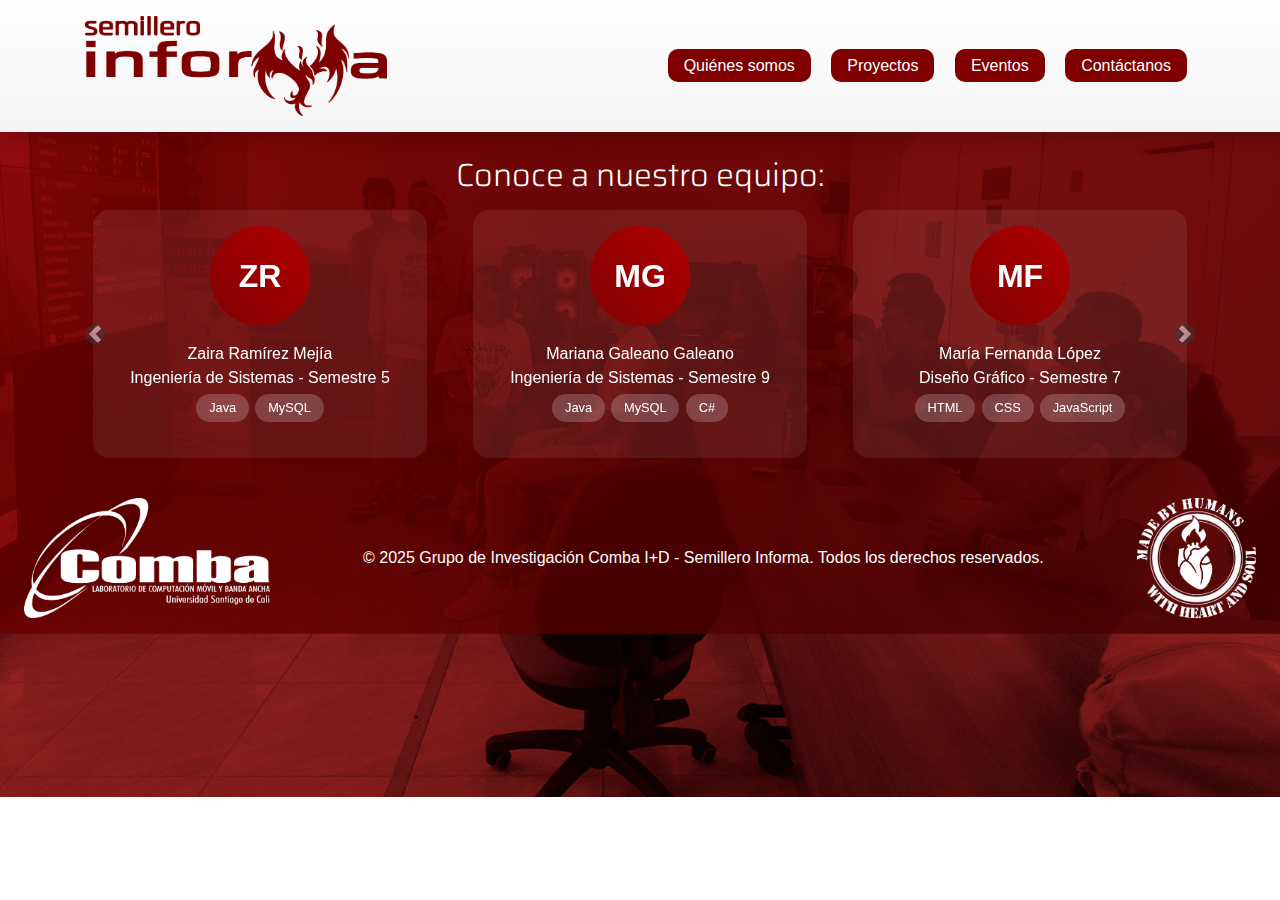
<file: portfolio.html>
<!DOCTYPE html>
<html lang="es">

<head>
    <meta charset="UTF-8">
    <meta name="viewport" content="width=device-width, initial-scale=1.0">
    <title>Grupo Comba I+D - Semillero Informa - Portal de Servicios</title>
    <link rel="stylesheet" href="https://stackpath.bootstrapcdn.com/bootstrap/4.5.2/css/bootstrap.min.css">
    <link rel="preconnect" href="https://fonts.googleapis.com">
    <link rel="preconnect" href="https://fonts.gstatic.com" crossorigin>
    <link
        href="https://fonts.googleapis.com/css2?family=Exo+2:ital,wght@0,100..900;1,100..900&family=Open+Sans:ital,wght@0,300..800;1,300..800&family=Saira:ital,wght@0,100..900;1,100..900&display=swap"
        rel="stylesheet">
    <style>
        /*  estilo de fondo 1:*/
        /*
        body {
            background: linear-gradient(135deg, #800000 0%, #400000 100%);
            color: white;
            font-family: 'Segoe UI', sans-serif;
        }
        */

        /* estilo de fondo 2:*/
        body {
          background-image:
            linear-gradient(135deg, rgba(128, 0, 0, 0.8), rgba(64, 0, 0, 0.8)),
            /*linear-gradient(135deg, #800000 0%, #400000 100%),*/
            url('imgs/semillero_1_r.jpg'); /* cambia el nombre si es distinto */
          background-size: cover;
          background-position: center;
          background-repeat: no-repeat;
          color: white;
          font-family: 'Segoe UI', sans-serif;
        }

        header {
          background: linear-gradient(to bottom, #ffffff 0%, #f4f4f4 100%);
        }

        .member-card {
            background: rgba(255, 255, 255, 0.1);
            border-radius: 15px;
            padding: 1rem;
            text-align: center;
            color: white;
            cursor: pointer;
            margin: 0.5rem;
            transition: transform 0.3s ease, background 0.3s ease;
            height: auto;
            /*100%;*/
            display: flex;
            flex-direction: column;
            justify-content: space-between;
            overflow: visible;
        }

        .member-card:hover {
            transform: translateY(-5px);
            background: rgba(255, 255, 255, 0.15);
        }

        .member-photo {
            width: 100px;
            height: 100px;
            border-radius: 50%;
            background: linear-gradient(45deg, #800000, #b30000);
            display: flex;
            align-items: center;
            justify-content: center;
            font-size: 2rem;
            margin: 0 auto 1rem;
            color: white;
            font-weight: bold;
        }

        .skill-tag {
            background: rgba(255, 255, 255, 0.2);
            padding: 0.3rem 0.8rem;
            border-radius: 15px;
            font-size: 0.8rem;
            margin: 0.2rem;
            display: inline-block;
        }

        nav a {
            padding: 0.5rem 1rem;
            background: #800000;
            border-radius: 10px;
            color: white !important;
            margin: 0 0.5rem;
            transition: background 0.3s;
            text-decoration: none;
        }

        nav a:hover {
            background: #a00000;
            text-decoration: none;
        }

        /* Estilos del modal */
        .modal-custom {
            display: none;
            position: fixed;
            top: 0;
            left: 0;
            width: 100%;
            height: 100%;
            background: rgba(0, 0, 0, 0.8);
            color: white;
            overflow: auto;
            padding: 2rem;
            z-index: 2000;
        }

        .modal-content-custom {
            background: #300;
            padding: 2rem;
            border-radius: 15px;
            max-width: 800px;
            margin: auto;
            position: relative;
        }

        .modal-close {
            position: absolute;
            top: 1rem;
            right: 1rem;
            background: #800000;
            color: white;
            border: none;
            padding: 0.5rem 1rem;
            border-radius: 5px;
            cursor: pointer;
            z-index: 1;
        }

        .modal-close:hover {
            background: #a00000;
        }

        .modal-header-custom {
            text-align: center;
            margin-bottom: 2rem;
            padding-right: 3rem;
        }

        .modal-photo {
            width: 120px;
            height: 120px;
            border-radius: 50%;
            background: linear-gradient(45deg, #800000, #b30000);
            display: flex;
            align-items: center;
            justify-content: center;
            font-size: 2.5rem;
            margin: 0 auto 1rem;
            color: white;
            font-weight: bold;
        }

        .info-section {
            margin-bottom: 2rem;
            background: rgba(255, 255, 255, 0.05);
            padding: 1.5rem;
            border-radius: 10px;
        }

        .info-title {
            color: #ff6b6b;
            border-bottom: 2px solid #800000;
            padding-bottom: 0.5rem;
            margin-bottom: 1rem;
        }

        .info-grid {
            display: grid;
            grid-template-columns: repeat(auto-fit, minmax(300px, 1fr));
            gap: 1rem;
        }

        .info-item {
            margin-bottom: 1rem;
        }

        .info-label {
            font-weight: bold;
            color: #ffcccc;
            margin-bottom: 0.5rem;
        }

        .info-value {
            color: white;
            line-height: 1.4;
        }

        .info-value a {
            color: #ff9999;
            text-decoration: underline;
        }

        .info-value a:hover {
            color: #ffcccc;
        }

        .tech-skills {
            display: flex;
            flex-wrap: wrap;
            gap: 0.5rem;
        }

        .tech-skill {
            background: rgba(255, 255, 255, 0.2);
            padding: 0.3rem 0.8rem;
            border-radius: 15px;
            font-size: 0.8rem;
            color: white;
        }

        /* para evitar recorte de las tarjetas dentro del carrusel: */

        .saira-bold {
            font-family: "Saira", sans-serif;
            font-optical-sizing: auto;
            font-weight: 600;
            font-style: bold;
            font-variation-settings:
                "wdth" 100;
        }

        .saira-normal {
            font-family: "Saira", sans-serif;
            font-optical-sizing: auto;
            font-weight: 600;
            font-style: normal;
            font-variation-settings:
                "wdth" 100;
        }



        /* Permite que las columnas se alineen correctamente */
        #membersCarousel .carousel-item .row {
            display: flex;
            flex-wrap: nowrap;
            justify-content: center;
        }

        /* Tarjeta se adapta al alto */
        .member-card {
            background-color: rgba(255, 255, 255, 0.08);
            padding: 1.0rem 1rem 2.0rem;
            /* 1.5rem 1rem 2.5rem;*/
            border-radius: 1rem;
            text-align: center;
            width: 100%;
            height: auto;
            /*100%;*/
        }


        /* Estilos responsive */
        @media (max-width: 768px) {
            .modal-custom {
                padding: 1rem;
            }

            .modal-content-custom {
                padding: 1rem;
            }

            .info-grid {
                grid-template-columns: 1fr;
            }
        }
    </style>
</head>

<body>
    <header class="bg-light py-3 mb-4 shadow">
        <div class="container d-flex justify-content-between align-items-center">
            <div class="d-flex align-items-center">
                <!--<div class="bg-danger text-white rounded-circle d-flex align-items-center justify-content-center" style="width:50px;height:50px;font-weight:bold;font-size:1.2rem;">SI</div>-->
                <img src="imgs/logo_informa_3.png" alt="Logo Semillero Informa" style="height: 100px;">
                <!--<h1 class="ml-3 mb-0 saira-bold" style="font-size:3.0rem; color:#800000;">Semillero Informa</h1>-->
            </div>
            <nav>
                <a href="#proyectos">Quiénes somos</a>
                <a href="#proyectos">Proyectos</a>
                <a href="#acerca">Eventos</a>
                <a href="#contacto">Contáctanos</a>
            </nav>
        </div>
    </header>

    <div class="container text-center my-3">
        <h2 class="font-weight-light saira-normal">Conoce a nuestro equipo:</h2>
        <div class="row mx-auto my-auto">
            <div id="membersCarousel" class="carousel slide w-100" data-ride="carousel">
                <div class="carousel-inner" id="membersGrid"></div>
                <a class="carousel-control-prev w-auto" href="#membersCarousel" role="button" data-slide="prev">
                    <span class="carousel-control-prev-icon bg-dark border border-dark rounded-circle"
                        aria-hidden="true"></span>
                    <span class="sr-only">Previous</span>
                </a>
                <a class="carousel-control-next w-auto" href="#membersCarousel" role="button" data-slide="next">
                    <span class="carousel-control-next-icon bg-dark border border-dark rounded-circle"
                        aria-hidden="true"></span>
                    <span class="sr-only">Next</span>
                </a>
            </div>
        </div>
    </div>

    <!-- Modal personalizado -->
    <div id="memberModal" class="modal-custom">
        <div class="modal-content-custom">
            <button class="modal-close" onclick="closeModal()">Cerrar</button>
            <div class="modal-header-custom">
                <div class="modal-photo" id="modalPhoto"></div>
                <h2 id="modalName"></h2>
                <p id="modalProgram"></p>
            </div>
            <div id="modalDetails"></div>
        </div>
    </div>
    <footer class="footer d-flex justify-content-between align-items-center px-4 py-3 text-white">
        <!-- Logo izquierdo -->
        <img src="imgs/logo_comba_w.png" alt="Logo izquierdo" class="footer-logo" style="height:120px;">

        <!-- Texto central -->
        <div class="text-center flex-grow-1">
            <span>&copy; 2025 Grupo de Investigación Comba I+D - Semillero Informa. Todos los derechos reservados.</span>
        </div>

        <!-- Logo derecho -->
        <img src="imgs/logo_human.png" alt="Logo derecho" class="footer-logo" style="height:120px;">
    </footer>
    <!-- Scripts -->
    <script src="https://code.jquery.com/jquery-3.5.1.min.js"></script>
    <script src="https://cdn.jsdelivr.net/npm/bootstrap@4.5.2/dist/js/bootstrap.bundle.min.js"></script>

    <script>
        const membersData = [
            {
                "id": 1,
                "nombre": "Zaira Ramírez Mejía",
                "email": "zaira.ramirez00@usc.edu.co",
                "telefono": "‪+57 312 259 3394‬",
                "linkedin": "www.linkedin.com/in/zaira-ramírez-mejía-86a8702ba",
                "programa": "Ingeniería de Sistemas",
                "semestre": 5,
                "promedio": "N/A",
                "otrosSemilleros": "Semillero Comba",
                "areasInteres": "Desarrollo multiplataforma",
                "lenguajesProgramacion": ["Java", "MySQL"],
                "herramientas": ["Unity", "React", "Flutter"],
                "nivelCompetencia": "Intermedio",
                "proyectos": [
                    {
                        "nombre": "Aula en VR para química básica",
                        "descripcion": "Desarrollo de escenarios, mecánicas e IA en Unity",
                        "rol": "Diseño y Desarrollo",
                        "año": "2024 - presente"
                    },
                    {
                        "nombre": "360°",
                        "descripcion": "Diseño y desarrollo de un ambiente para un entorno 360°",
                        "rol": "Diseño y Desarrollo",
                        "año": "2024 "
                    },
                ],
                "portafolio": "No aplica",
                "trabajoEquipo": "Me gusta trabajar en equipo",
                "rolGrupo": " Ejecutora ",
                "fortaleza": " Capacidad de aprendizaje de nuevas tecnologías ",
                "motivacion": "Aplicar tecnología para resolver problemas reales de la sociedad",
                "serviciosInteres": ["Desarrollo de software", "Investigación aplicada", "Capacitaciones"],
                "disponibilidad": "15 horas semanales",
                "representacion": true,
                "aporteCorto": " Realizar y apoyar en nuevos proyectos ",
                "expectativasAprendizaje": "Aprender cibersegurida",
                "fraseInspiracion": " 'Es una locura odiar todas las rosas solo porque una te pinchó. Renunciar a todos tus sueños sólo porque uno no se cumplió' ~El Principito "
            },
            {
                "id": 2,
                "nombre": "Mariana Galeano Galeano",
                "email": "mariana.galeano00@usc.edu.co",
                "telefono": "+57 317 617 7258",
                "linkedin": "www.linkedin.com/in/mariana-galeano-81522727a",
                "programa": "Ingeniería de Sistemas",
                "semestre": 9,
                "promedio": "N/A",
                "otrosSemilleros": ["Semillero Comba", "Semillero Informa"],
                "areasInteres": "Desarrollo multiplataforma",
                "lenguajesProgramacion": ["Java", "MySQL", "C#", "Python", "PHP", "CSS", "JavaScript"],
                "herramientas": ["Unity", "React", "React Native", "Vue.js", "Flutter", "Node.js", "Docker", "Postman", "Laravel", "Figma"],
                "nivelCompetencia": "Intermedio",
                "proyectos": [
                    {
                        "nombre": "MilPatitasFelices",
                        "descripcion": "Desarrollo de una plataforma web para facilitar la adopción de mascotas, con registro de animales, filtros de búsqueda, actualización de perfiles e integración de imágenes. Tecnologías: Vue.js, API REST, Figma.",
                        "rol": "Desarrolladora frontend",
                        "año": "2025"
                    },
                    {
                        "nombre": "Páginas web para recicladores",
                        "descripcion": "Diseño y desarrollo de sitios web informativos para asociaciones de recicladores, orientados a mejorar la visibilidad de su labor y facilitar la comunicación con la comunidad.",
                        "rol": "Diseñadora y desarrolladora full-stack",
                        "año": "2024"
                    },
                    {
                        "nombre": "Baby Mom App",
                        "descripcion": "Aplicación móvil para madres lactantes con seguimiento de lactancia, alarmas, contenidos educativos y asesoría. Diseño de interfaz en Figma.",
                        "rol": "Diseñadora de mockups",
                        "año": "2025"
                    },
                    {
                        "nombre": "App de Recomendaciones Turísticas (MasterWay)",
                        "descripcion": "Aplicación móvil con recomendaciones de hoteles, restaurantes y sitios turísticos. Incluye autenticación, favoritos, filtros y conexión con Firebase.",
                        "rol": "Diseñadora y desarrolladora full-stack",
                        "año": "2024"
                    },
                    {
                        "nombre": "Madres lactantes Podcast",
                        "descripcion": "Aplicación para madres lactantes con secciones educativas, y acceso a podcasts informativos.",
                        "rol": "Diseñadora y desarrolladora full-stack",
                        "año": "2025"
                    },
                    {
                        "nombre": "Sistema de exhibiciones artísticas de la USC",
                        "descripcion": "Una aplicación con realidad aumentada, que permitirá a los usuarios encontrar las obras distribuidas por el campus, escanear marcadores desde sus dispositivos móviles y acceder a contenido multimedia superpuesto (textos, audio, video). Un entorno de realidad virtual modelado en 3D, que funcionará como un museo digital accesible, multilingüe y equipado con audioguías y elementos de accesibilidad, permitiendo una exploración libre.",
                        "año": "2025"
                    }
                ],
                "portafolio": "https://github.com/MarianaGaleano?tab=overview&from=2025-06-01&to=2025-06-21",
                "trabajoEquipo": "Me gusta liderar equipos y facilitar la comunicación entre miembros",
                "rolGrupo": "Líder técnico",
                "fortaleza": "Capacidad analítica, resolución de problemas complejos y capacidad de aprendizaje autónomo",
                "motivacion": "Aplicar tecnología para resolver problemas reales de la sociedad",
                "serviciosInteres": ["Desarrollo de software", "Investigación aplicada", "Capacitaciones", "Comunicación y diseño gráfico", "Voluntariado"],
                "disponibilidad": "20 horas semanales",
                "representacion": true,
                "aporteCorto": "Diseñar y desarrollar diferentes tipos de proyectos",
                "expectativasAprendizaje": "Profundizar en deep learning y ciencia de datos",
                "fraseInspiracion": "El éxito no se logra solo con cualidades especiales. Es, sobre todo, un trabajo de constancia, de método y de organización"
            },
            {
                "id": 3,
                "nombre": "María Fernanda López",
                "email": "maria.lopez@universidad.edu",
                "telefono": "+57 320 456 7890",
                "linkedin": "https://linkedin.com/in/maria-lopez",
                "programa": "Diseño Gráfico",
                "semestre": 7,
                "promedio": 4.7,
                "otrosSemilleros": "Semillero de UX/UI",
                "areasInteres": "Diseño de Experiencia de Usuario, Branding, Comunicación Visual",
                "lenguajesProgramacion": ["HTML", "CSS", "JavaScript"],
                "herramientas": ["Figma", "Adobe Creative Suite", "Sketch", "Principle"],
                "nivelCompetencia": "Avanzado",
                "proyectos": [
                    {
                        "nombre": "Rediseño de Plataforma Educativa",
                        "descripcion": "Mejora de UX/UI para plataforma de aprendizaje online",
                        "rol": "UX/UI Designer",
                        "año": "2024"
                    }
                ],
                "portafolio": "https://behance.net/maria-lopez",
                "trabajoEquipo": "Me enfoco en facilitar la creatividad y la comunicación visual del equipo",
                "rolGrupo": "Creativa y comunicadora",
                "fortaleza": "Capacidad de visualizar soluciones y comunicar ideas complejas de forma simple",
                "motivacion": "Hacer que la tecnología sea más accesible y humana através del diseño",
                "serviciosInteres": ["Comunicación y diseño gráfico", "Capacitaciones", "Consultorías"],
                "disponibilidad": "18 horas semanales",
                "representacion": true,
                "aporteCorto": "Mejorar la comunicación visual del semillero y crear material educativo",
                "expectativasAprendizaje": "Aprender sobre design thinking aplicado a la investigación",
                "fraseInspiracion": "El buen diseño es tan poco diseño como sea posible"
            },
            {
                "id": 4,
                "nombre": "María Fernanda López",
                "email": "maria.lopez@universidad.edu",
                "telefono": "+57 320 456 7890",
                "linkedin": "https://linkedin.com/in/maria-lopez",
                "programa": "Diseño Gráfico",
                "semestre": 7,
                "promedio": 4.7,
                "otrosSemilleros": "Semillero de UX/UI",
                "areasInteres": "Diseño de Experiencia de Usuario, Branding, Comunicación Visual",
                "lenguajesProgramacion": ["HTML", "CSS", "JavaScript"],
                "herramientas": ["Figma", "Adobe Creative Suite", "Sketch", "Principle"],
                "nivelCompetencia": "Avanzado",
                "proyectos": [
                    {
                        "nombre": "Rediseño de Plataforma Educativa",
                        "descripcion": "Mejora de UX/UI para plataforma de aprendizaje online",
                        "rol": "UX/UI Designer",
                        "año": "2024"
                    }
                ],
                "portafolio": "https://behance.net/maria-lopez",
                "trabajoEquipo": "Me enfoco en facilitar la creatividad y la comunicación visual del equipo",
                "rolGrupo": "Creativa y comunicadora",
                "fortaleza": "Capacidad de visualizar soluciones y comunicar ideas complejas de forma simple",
                "motivacion": "Hacer que la tecnología sea más accesible y humana através del diseño",
                "serviciosInteres": ["Comunicación y diseño gráfico", "Capacitaciones", "Consultorías"],
                "disponibilidad": "18 horas semanales",
                "representacion": true,
                "aporteCorto": "Mejorar la comunicación visual del semillero y crear material educativo",
                "expectativasAprendizaje": "Aprender sobre design thinking aplicado a la investigación",
                "fraseInspiracion": "El buen diseño es tan poco diseño como sea posible"
            },
            {
                "id": 5,
                "nombre": "María Fernanda López",
                "email": "maria.lopez@universidad.edu",
                "telefono": "+57 320 456 7890",
                "linkedin": "https://linkedin.com/in/maria-lopez",
                "programa": "Diseño Gráfico",
                "semestre": 7,
                "promedio": 4.7,
                "otrosSemilleros": "Semillero de UX/UI",
                "areasInteres": "Diseño de Experiencia de Usuario, Branding, Comunicación Visual",
                "lenguajesProgramacion": ["HTML", "CSS", "JavaScript"],
                "herramientas": ["Figma", "Adobe Creative Suite", "Sketch", "Principle"],
                "nivelCompetencia": "Avanzado",
                "proyectos": [
                    {
                        "nombre": "Rediseño de Plataforma Educativa",
                        "descripcion": "Mejora de UX/UI para plataforma de aprendizaje online",
                        "rol": "UX/UI Designer",
                        "año": "2024"
                    }
                ],
                "portafolio": "https://behance.net/maria-lopez",
                "trabajoEquipo": "Me enfoco en facilitar la creatividad y la comunicación visual del equipo",
                "rolGrupo": "Creativa y comunicadora",
                "fortaleza": "Capacidad de visualizar soluciones y comunicar ideas complejas de forma simple",
                "motivacion": "Hacer que la tecnología sea más accesible y humana através del diseño",
                "serviciosInteres": ["Comunicación y diseño gráfico", "Capacitaciones", "Consultorías"],
                "disponibilidad": "18 horas semanales",
                "representacion": true,
                "aporteCorto": "Mejorar la comunicación visual del semillero y crear material educativo",
                "expectativasAprendizaje": "Aprender sobre design thinking aplicado a la investigación",
                "fraseInspiracion": "El buen diseño es tan poco diseño como sea posible"
            },
            {
                "id": 6,
                "nombre": "María Fernanda López",
                "email": "maria.lopez@universidad.edu",
                "telefono": "+57 320 456 7890",
                "linkedin": "https://linkedin.com/in/maria-lopez",
                "programa": "Diseño Gráfico",
                "semestre": 7,
                "promedio": 4.7,
                "otrosSemilleros": "Semillero de UX/UI",
                "areasInteres": "Diseño de Experiencia de Usuario, Branding, Comunicación Visual",
                "lenguajesProgramacion": ["HTML", "CSS", "JavaScript"],
                "herramientas": ["Figma", "Adobe Creative Suite", "Sketch", "Principle"],
                "nivelCompetencia": "Avanzado",
                "proyectos": [
                    {
                        "nombre": "Rediseño de Plataforma Educativa",
                        "descripcion": "Mejora de UX/UI para plataforma de aprendizaje online",
                        "rol": "UX/UI Designer",
                        "año": "2024"
                    }
                ],
                "portafolio": "https://behance.net/maria-lopez",
                "trabajoEquipo": "Me enfoco en facilitar la creatividad y la comunicación visual del equipo",
                "rolGrupo": "Creativa y comunicadora",
                "fortaleza": "Capacidad de visualizar soluciones y comunicar ideas complejas de forma simple",
                "motivacion": "Hacer que la tecnología sea más accesible y humana através del diseño",
                "serviciosInteres": ["Comunicación y diseño gráfico", "Capacitaciones", "Consultorías"],
                "disponibilidad": "18 horas semanales",
                "representacion": true,
                "aporteCorto": "Mejorar la comunicación visual del semillero y crear material educativo",
                "expectativasAprendizaje": "Aprender sobre design thinking aplicado a la investigación",
                "fraseInspiracion": "El buen diseño es tan poco diseño como sea posible"
            }
        ];

        function openModal(memberId) {
            const member = membersData.find(m => m.id === memberId);
            if (!member) return;

            const modal = document.getElementById('memberModal');
            const initials = member.nombre.split(' ').map(n => n[0]).join('').substring(0, 2);

            document.getElementById('modalPhoto').textContent = initials;
            document.getElementById('modalName').textContent = member.nombre;
            document.getElementById('modalProgram').textContent = `${member.programa} - Semestre ${member.semestre}`;

            const modalDetails = document.getElementById('modalDetails');
            modalDetails.innerHTML = `
        <div class="info-section">
          <h3 class="info-title">Información de Contacto</h3>
          <div class="info-grid">
            <div class="info-item">
              <div class="info-label">Email Institucional</div>
              <div class="info-value">${member.email}</div>
            </div>
            <div class="info-item">
              <div class="info-label">Teléfono</div>
              <div class="info-value">${member.telefono}</div>
            </div>
            <div class="info-item">
              <div class="info-label">LinkedIn</div>
              <div class="info-value"><a href="${member.linkedin}" target="_blank">Ver perfil</a></div>
            </div>
            <div class="info-item">
              <div class="info-label">Portafolio</div>
              <div class="info-value"><a href="${member.portafolio}" target="_blank">Ver proyectos</a></div>
            </div>
          </div>
        </div>

        <div class="info-section">
          <h3 class="info-title">Información Académica</h3>
          <div class="info-grid">
            <div class="info-item">
              <div class="info-label">Promedio Acumulado</div>
              <div class="info-value">${member.promedio}</div>
            </div>
            <div class="info-item">
              <div class="info-label">Otros Semilleros</div>
              <div class="info-value">${member.otrosSemilleros}</div>
            </div>
            <div class="info-item">
              <div class="info-label">Áreas de Interés</div>
              <div class="info-value">${member.areasInteres}</div>
            </div>
          </div>
        </div>

        <div class="info-section">
          <h3 class="info-title">Habilidades Técnicas</h3>
          <div class="info-item">
            <div class="info-label">Lenguajes de Programación</div>
            <div class="tech-skills">
              ${member.lenguajesProgramacion.map(lang => `<span class="tech-skill">${lang}</span>`).join('')}
            </div>
          </div>
          <div class="info-item">
            <div class="info-label">Herramientas y Tecnologías</div>
            <div class="tech-skills">
              ${member.herramientas.map(tool => `<span class="tech-skill">${tool}</span>`).join('')}
            </div>
          </div>
          <div class="info-item">
            <div class="info-label">Nivel de Competencia</div>
            <div class="info-value">${member.nivelCompetencia}</div>
          </div>
        </div>

        <div class="info-section">
          <h3 class="info-title">Proyectos Destacados</h3>
          ${member.proyectos.map(proyecto => `
            <div class="info-item">
              <div class="info-label">${proyecto.nombre} (${proyecto.año})</div>
              <div class="info-value">
                <strong>Rol:</strong> ${proyecto.rol}<br>
                <strong>Descripción:</strong> ${proyecto.descripcion}
              </div>
            </div>
          `).join('')}
        </div>

        <div class="info-section">
          <h3 class="info-title">Perfil Personal</h3>
          <div class="info-grid">
            <div class="info-item">
              <div class="info-label">Trabajo en Equipo</div>
              <div class="info-value">${member.trabajoEquipo}</div>
            </div>
            <div class="info-item">
              <div class="info-label">Rol en Grupos</div>
              <div class="info-value">${member.rolGrupo}</div>
            </div>
            <div class="info-item">
              <div class="info-label">Mayor Fortaleza</div>
              <div class="info-value">${member.fortaleza}</div>
            </div>
            <div class="info-item">
              <div class="info-label">Motivación</div>
              <div class="info-value">${member.motivacion}</div>
            </div>
          </div>
        </div>

        <div class="info-section">
          <h3 class="info-title">Disponibilidad y Servicios</h3>
          <div class="info-grid">
            <div class="info-item">
              <div class="info-label">Disponibilidad Semanal</div>
              <div class="info-value">${member.disponibilidad}</div>
            </div>
            <div class="info-item">
              <div class="info-label">Servicios de Interés</div>
              <div class="info-value">${member.serviciosInteres.join(', ')}</div>
            </div>
            <div class="info-item">
              <div class="info-label">Representación en Eventos</div>
              <div class="info-value">${member.representacion ? 'Sí' : 'No'}</div>
            </div>
          </div>
        </div>

        <div class="info-section">
          <h3 class="info-title">Visión y Objetivos</h3>
          <div class="info-grid">
            <div class="info-item">
              <div class="info-label">Aporte a Corto Plazo</div>
              <div class="info-value">${member.aporteCorto}</div>
            </div>
            <div class="info-item">
              <div class="info-label">Expectativas de Aprendizaje</div>
              <div class="info-value">${member.expectativasAprendizaje}</div>
            </div>
            <div class="info-item">
              <div class="info-label">Frase que lo Define</div>
              <div class="info-value"><em>"${member.fraseInspiracion}"</em></div>
            </div>
          </div>
        </div>
      `;

            modal.style.display = 'block';
            document.body.style.overflow = 'hidden';
        }

        function closeModal() {
            document.getElementById('memberModal').style.display = 'none';
            document.body.style.overflow = 'auto';
        }

        function loadMembers() {
            const container = document.getElementById('membersGrid');
            container.innerHTML = '';
            const itemsPerSlide = 3;
            const totalSlides = Math.ceil(membersData.length / itemsPerSlide);

            for (let i = 0; i < totalSlides; i++) {
                const start = i * itemsPerSlide;
                const end = start + itemsPerSlide;
                const group = membersData.slice(start, end);

                const rowItems = group.map(member => {
                    const initials = member.nombre.split(' ').map(n => n[0]).join('').substring(0, 2);
                    const skills = member.lenguajesProgramacion.slice(0, 3).map(skill => `<span class='skill-tag'>${skill}</span>`).join('');
                    return `
            <div class="col-md-4 d-flex">
              <div class="member-card w-100" onclick="openModal(${member.id})">
                <div class="member-photo">${initials}</div>
                <div class="member-name">${member.nombre}</div>
                <div class="member-program">${member.programa} - Semestre ${member.semestre}</div>
                <div class="member-skills">${skills}</div>
              </div>
            </div>`;
                }).join('');

                container.innerHTML += `
          <div class="carousel-item ${i === 0 ? 'active' : ''}">
            <div class="row justify-content-center">
              ${rowItems}
            </div>
          </div>`;
            }
        }

        // Event listeners
        document.addEventListener('DOMContentLoaded', function () {
            loadMembers();

            // Cerrar modal con ESC
            document.addEventListener('keydown', function (e) {
                if (e.key === 'Escape') {
                    closeModal();
                }
            });

            // Cerrar modal clickeando fuera
            document.getElementById('memberModal').addEventListener('click', function (e) {
                if (e.target === this) {
                    closeModal();
                }
            });
        });

        // Inicializar carrusel
        $(document).ready(function () {
            $('#membersCarousel').carousel({
                interval: 5000
            });
        });
    </script>
</body>

</html>
</file>
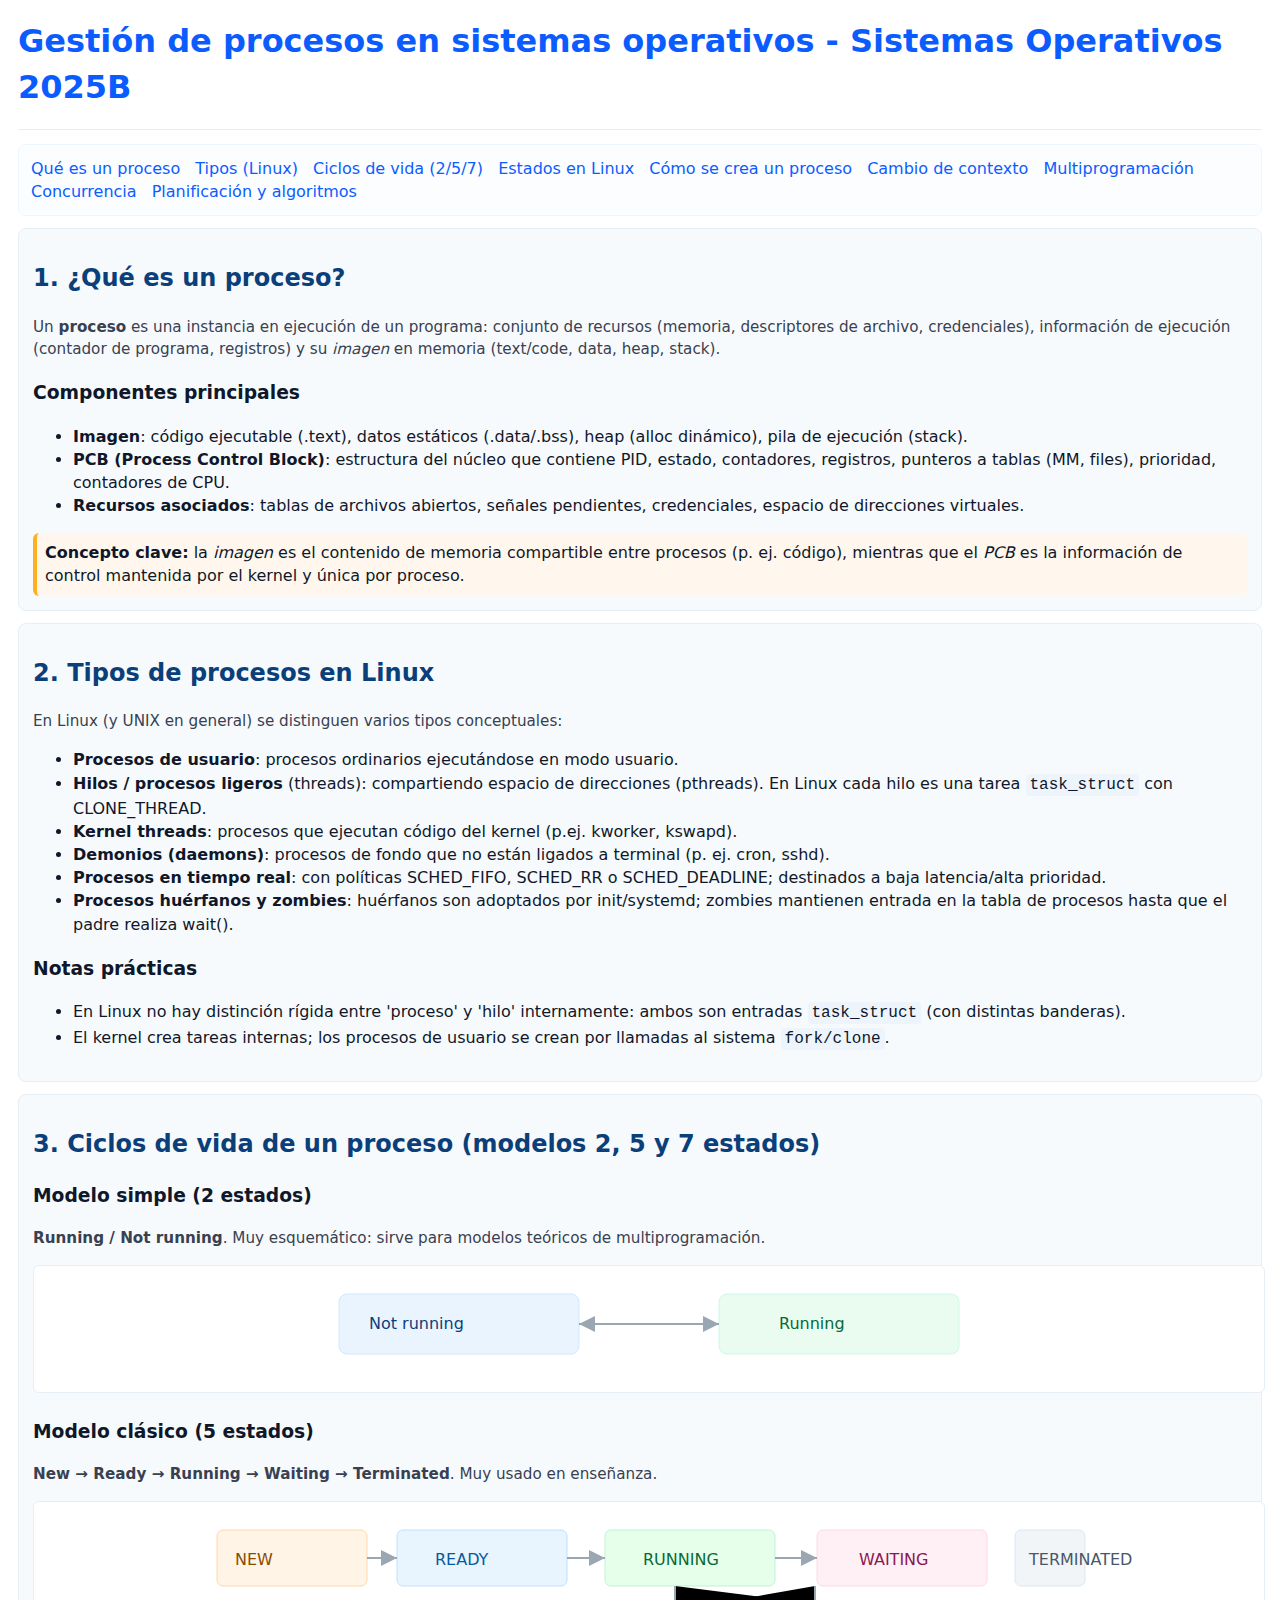
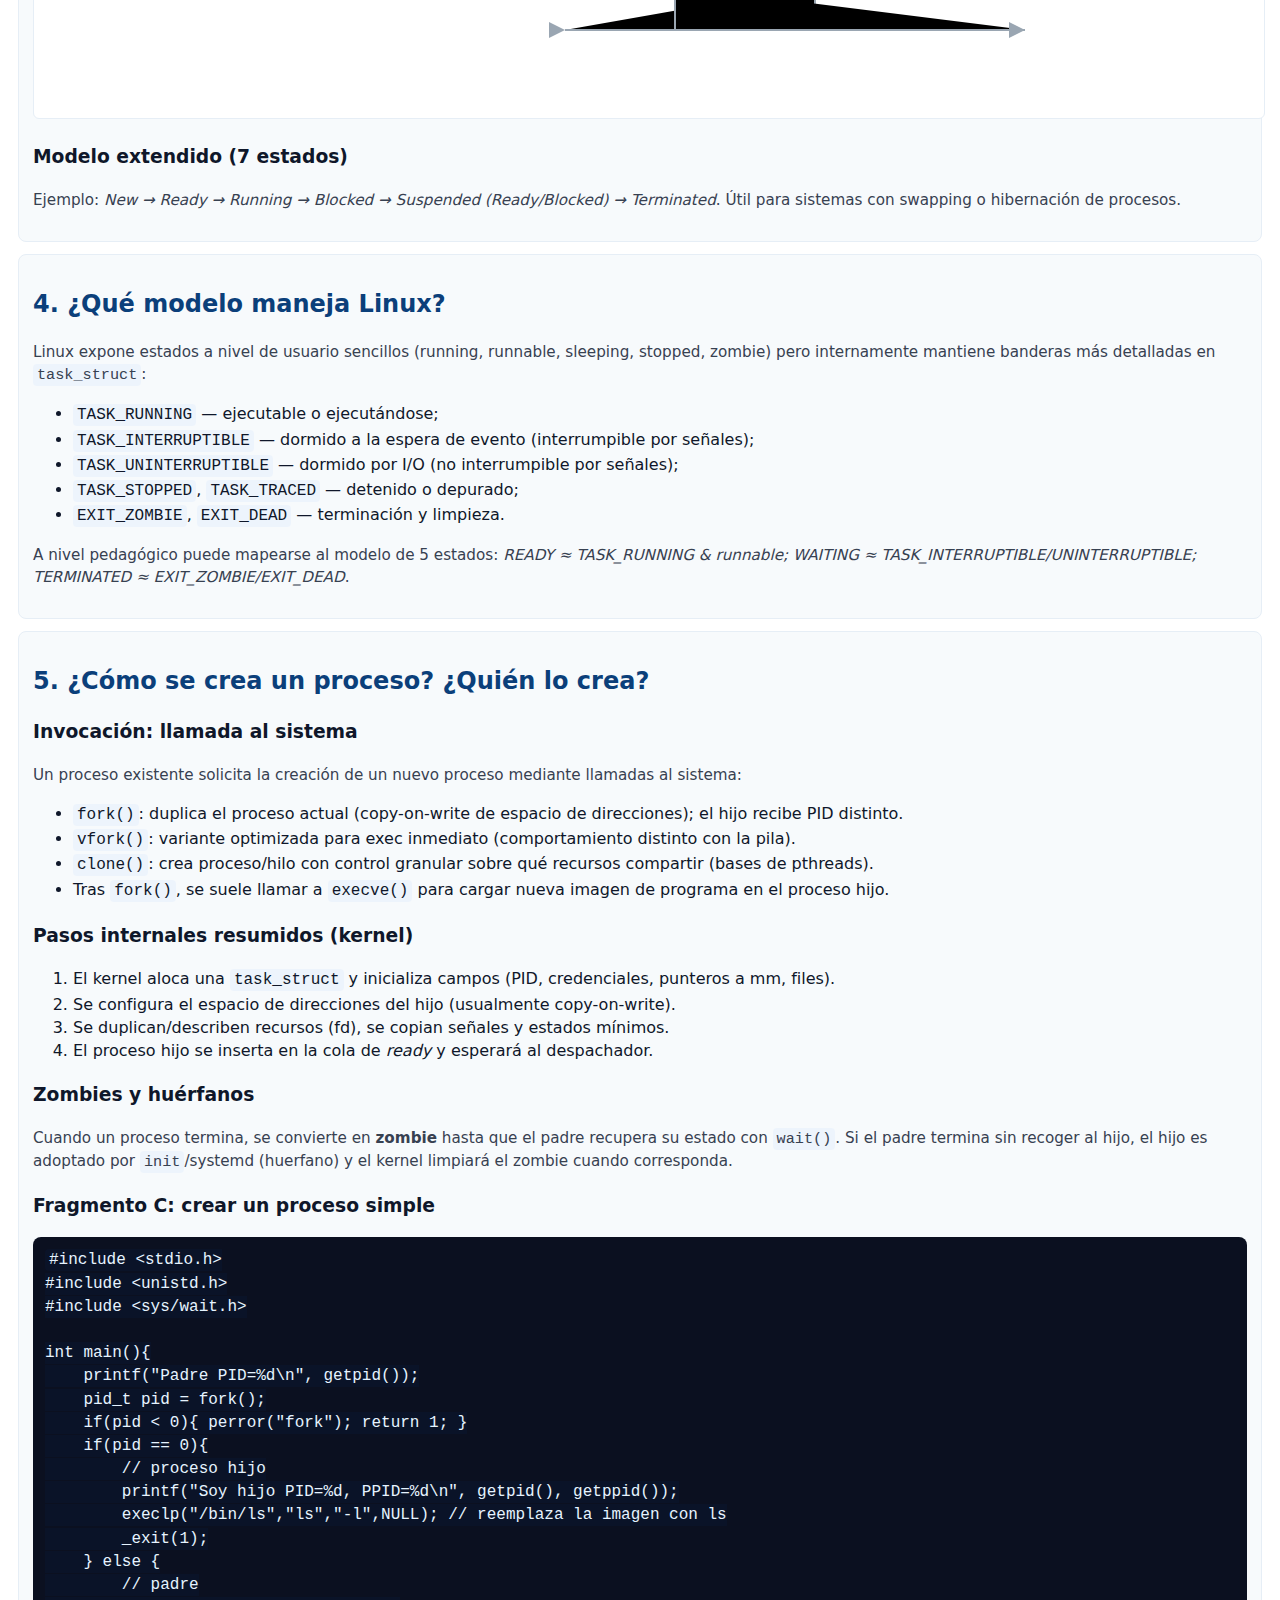
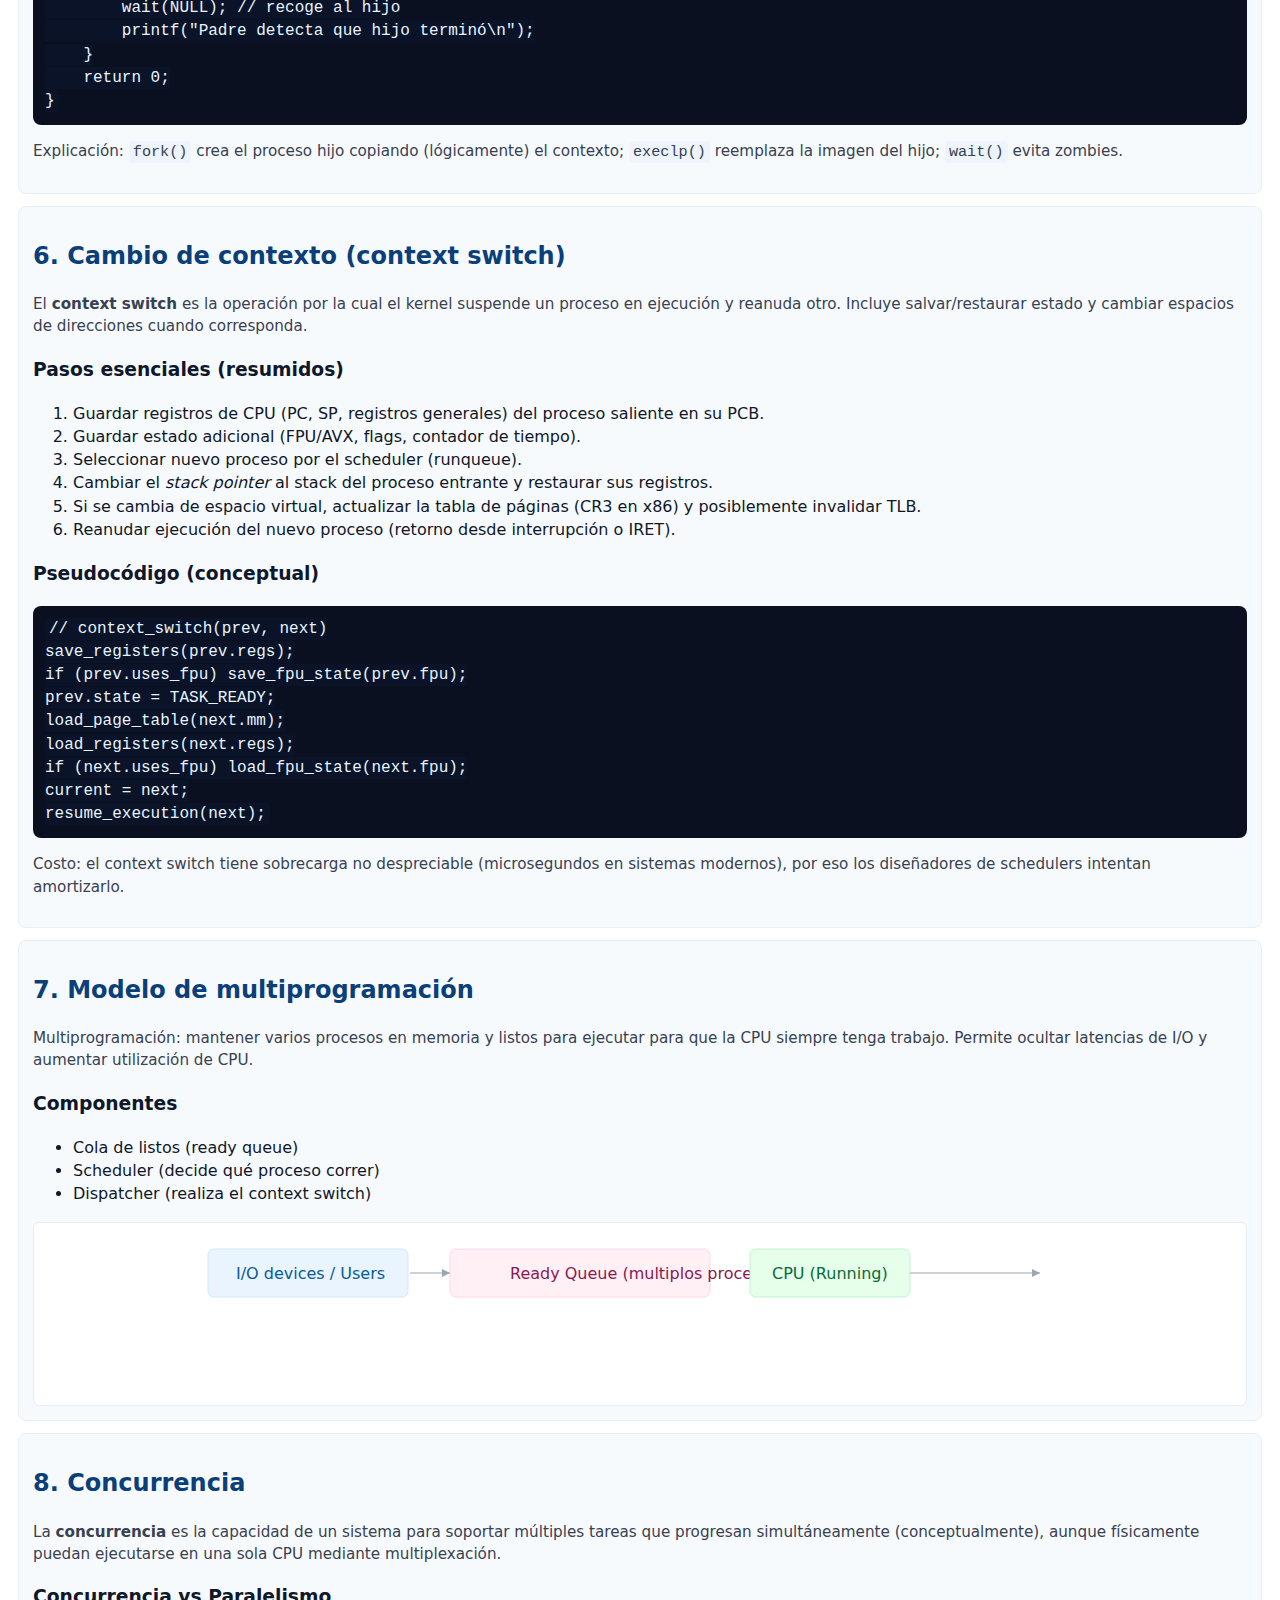
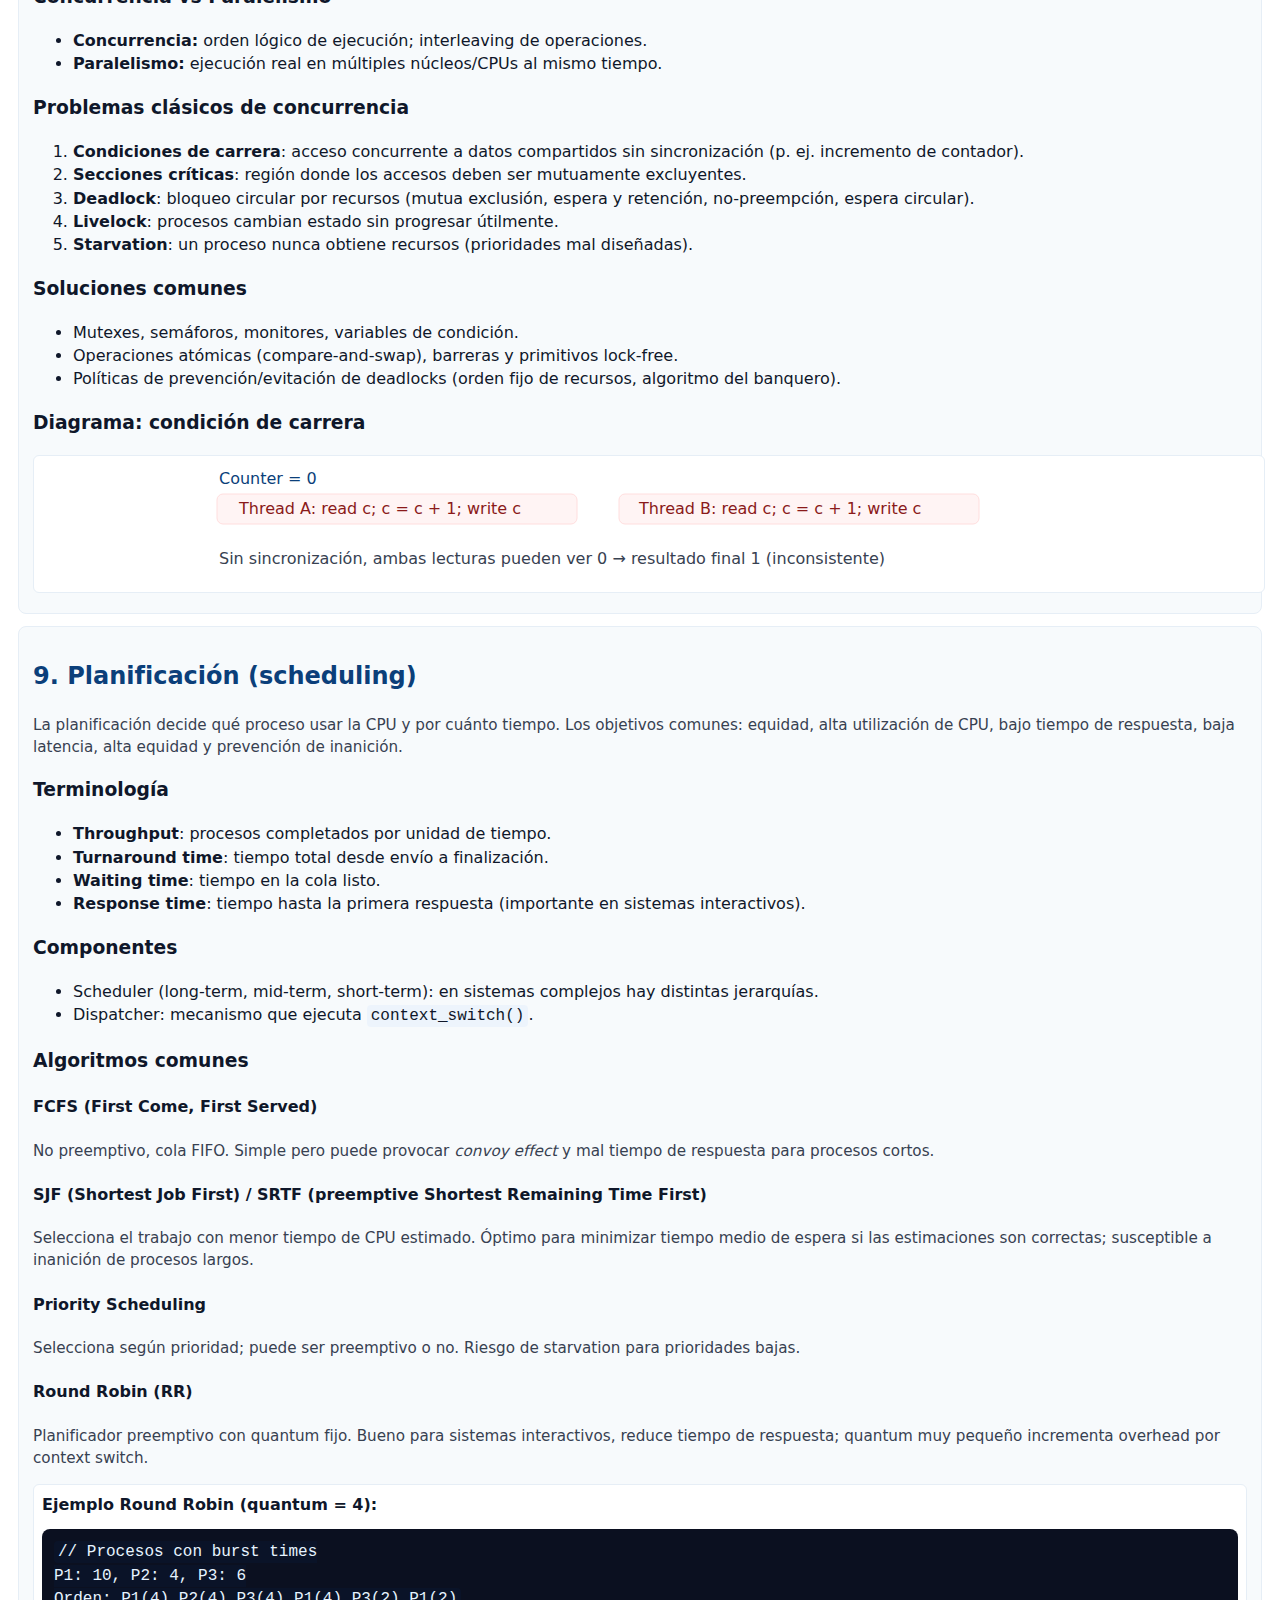
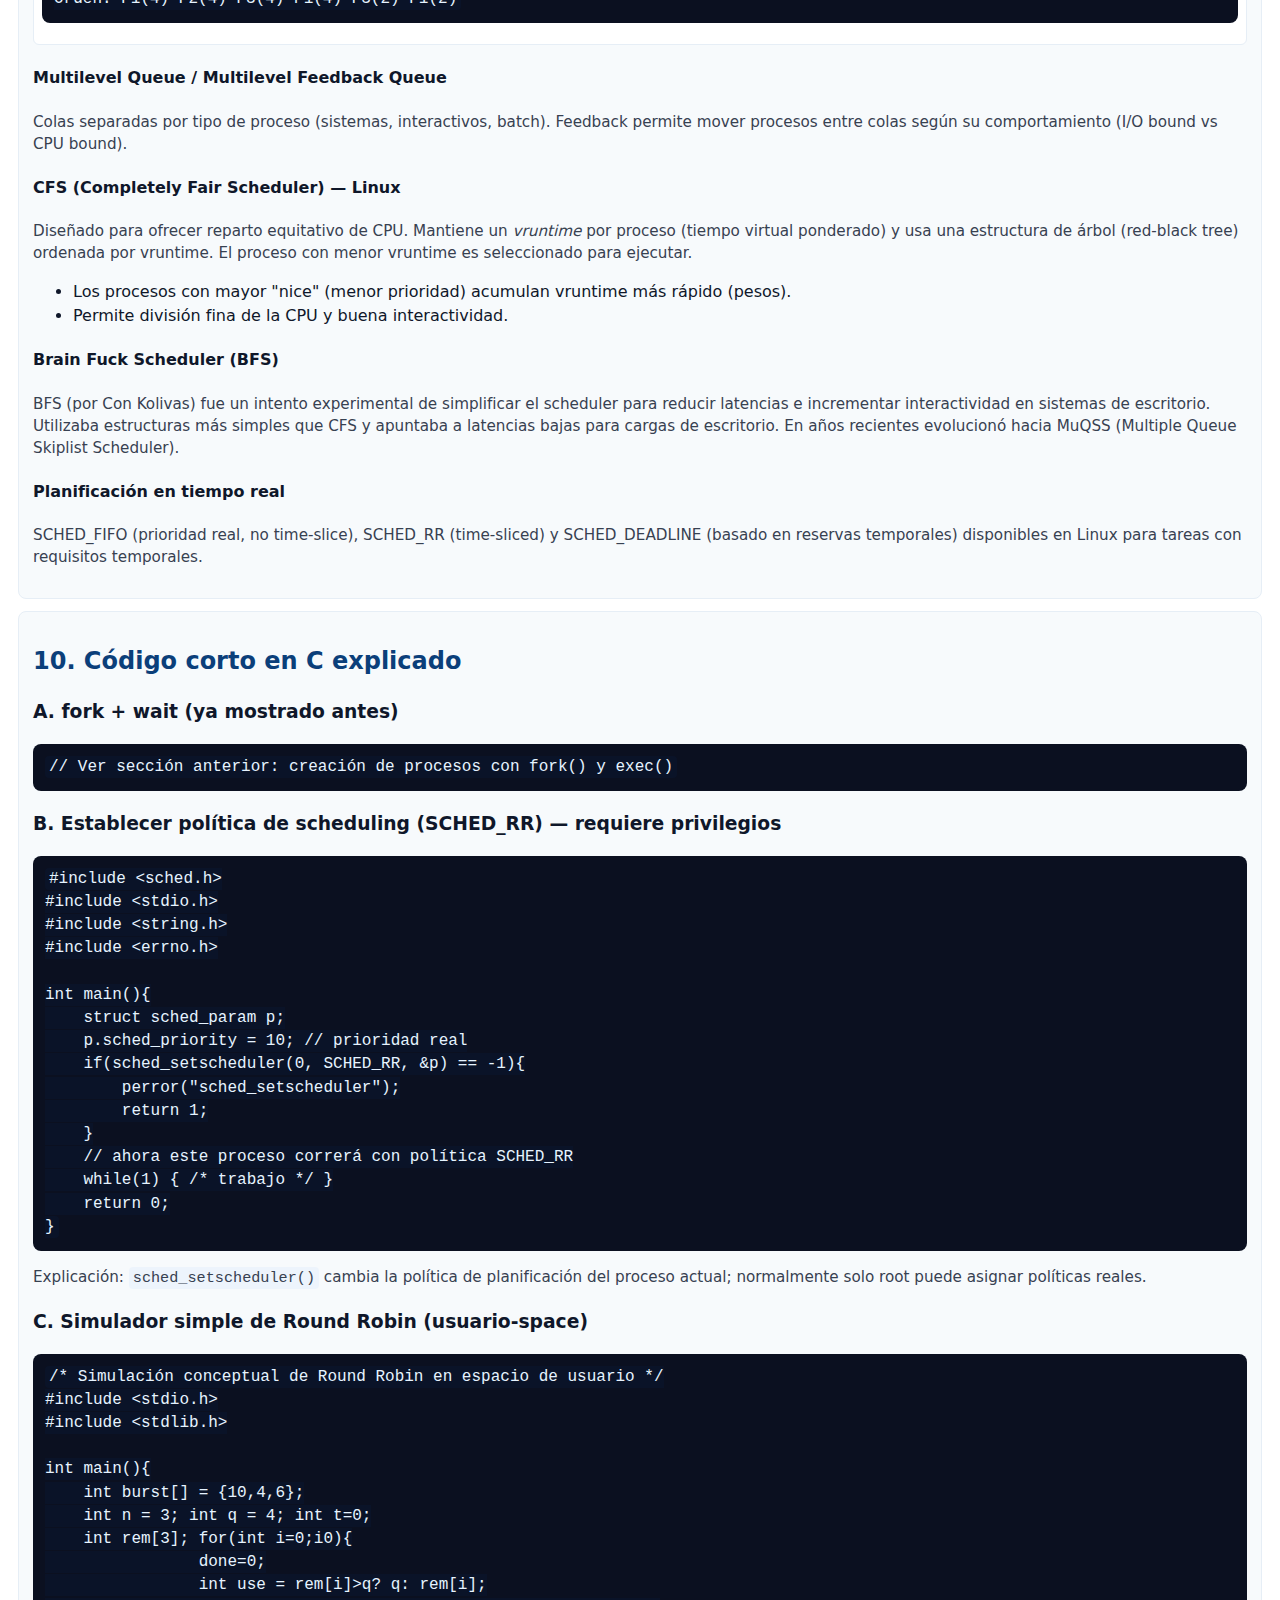
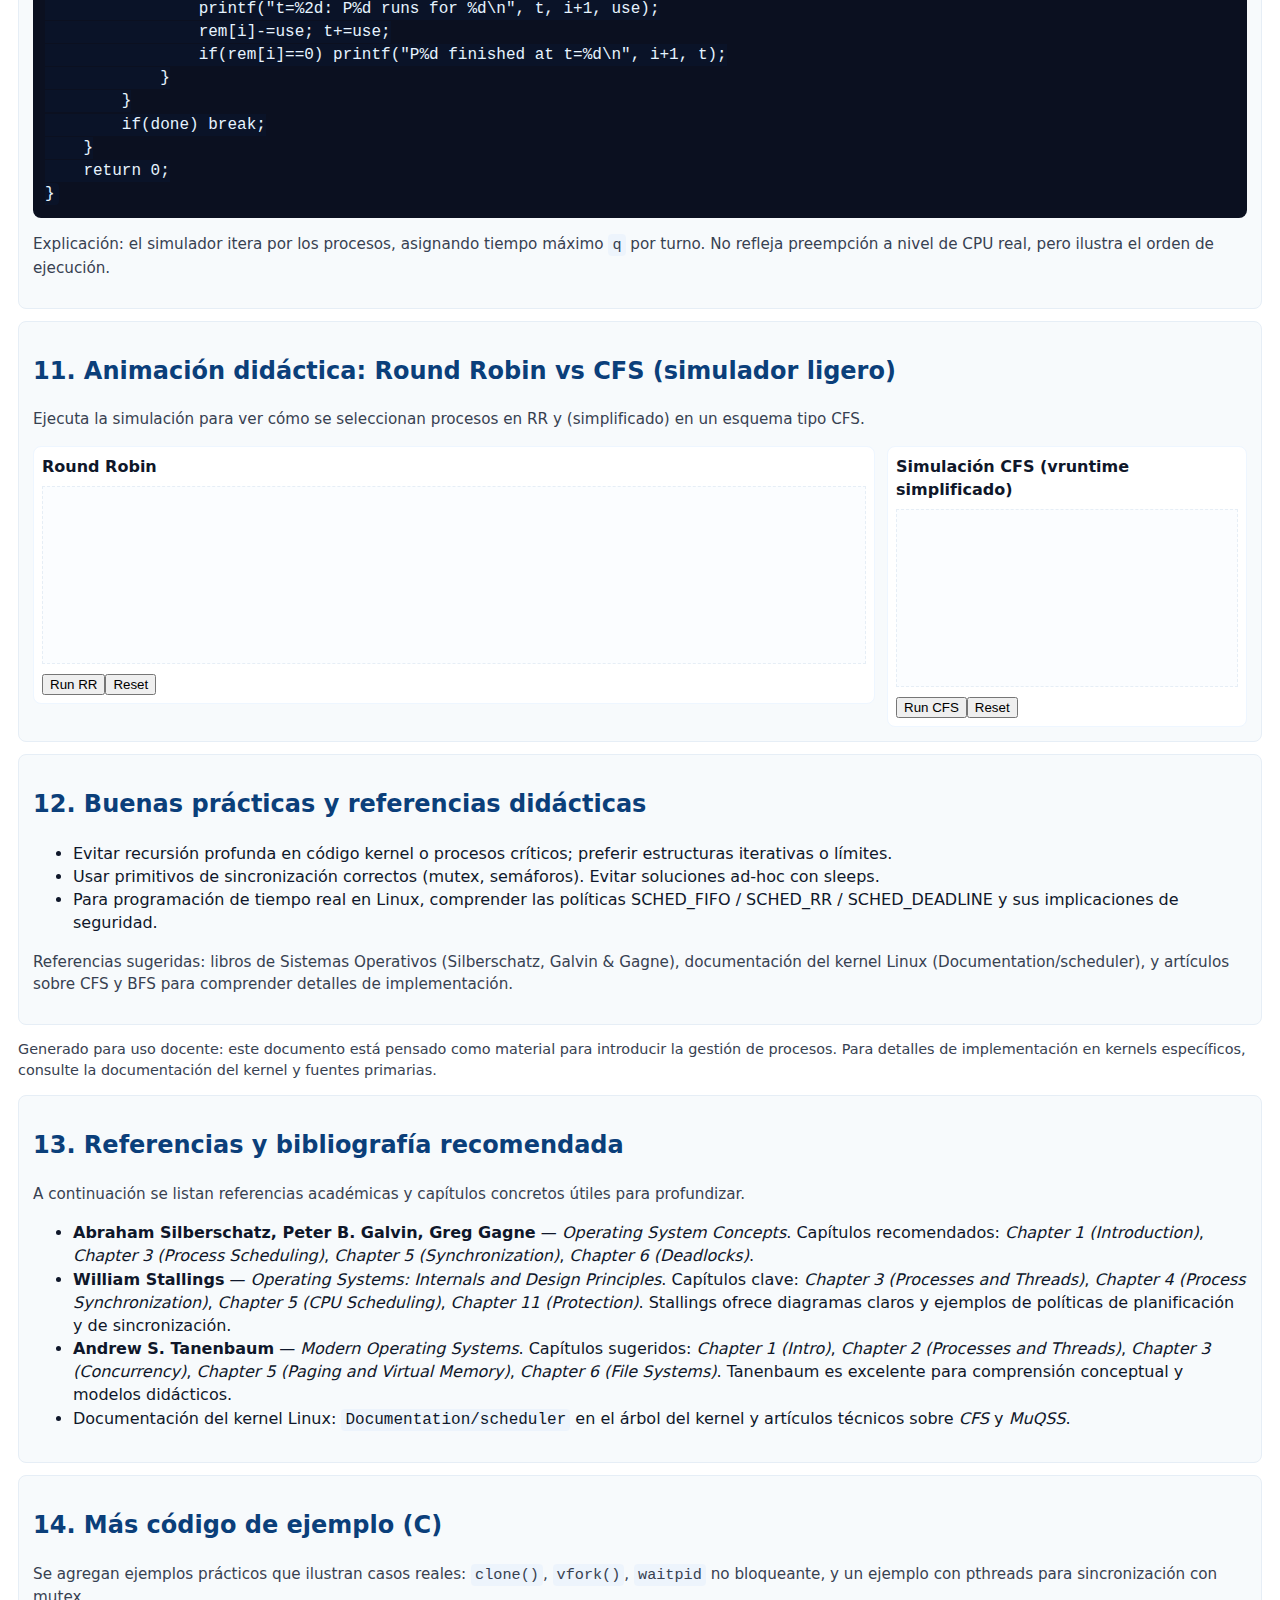
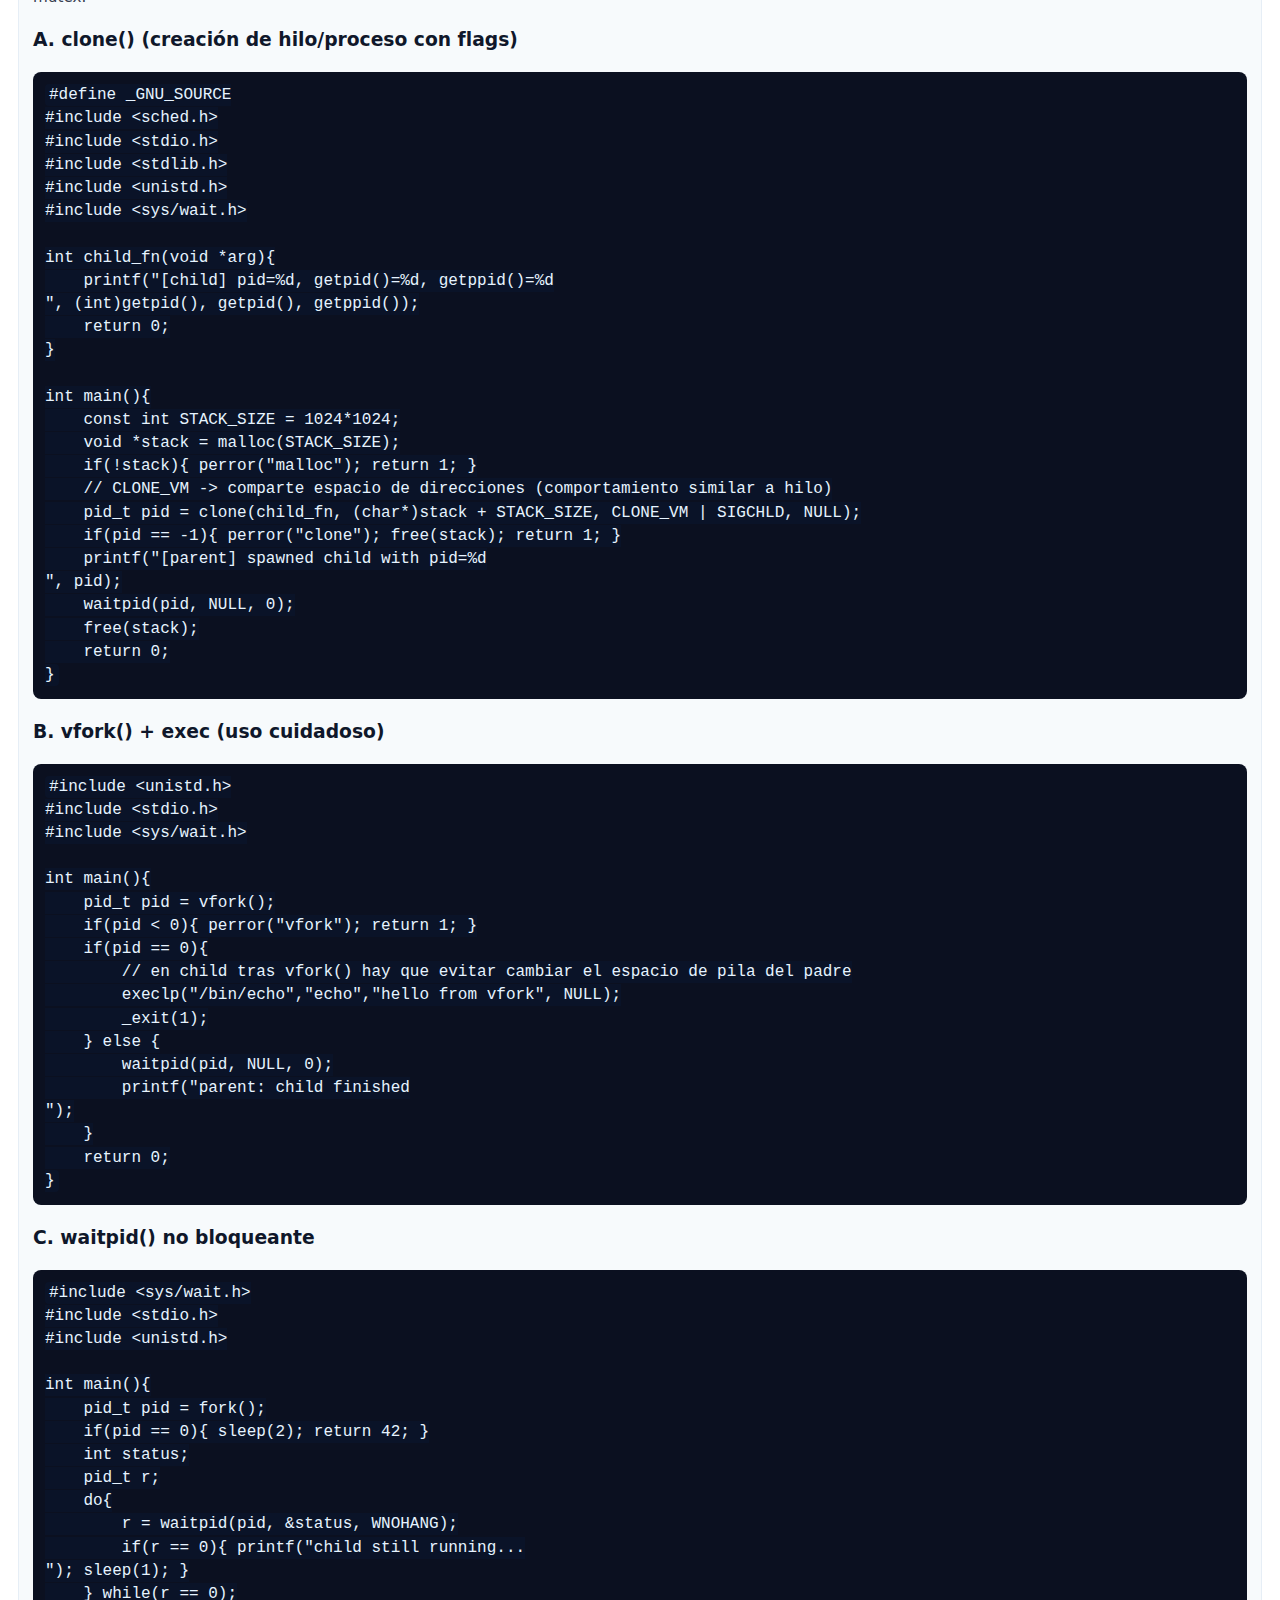
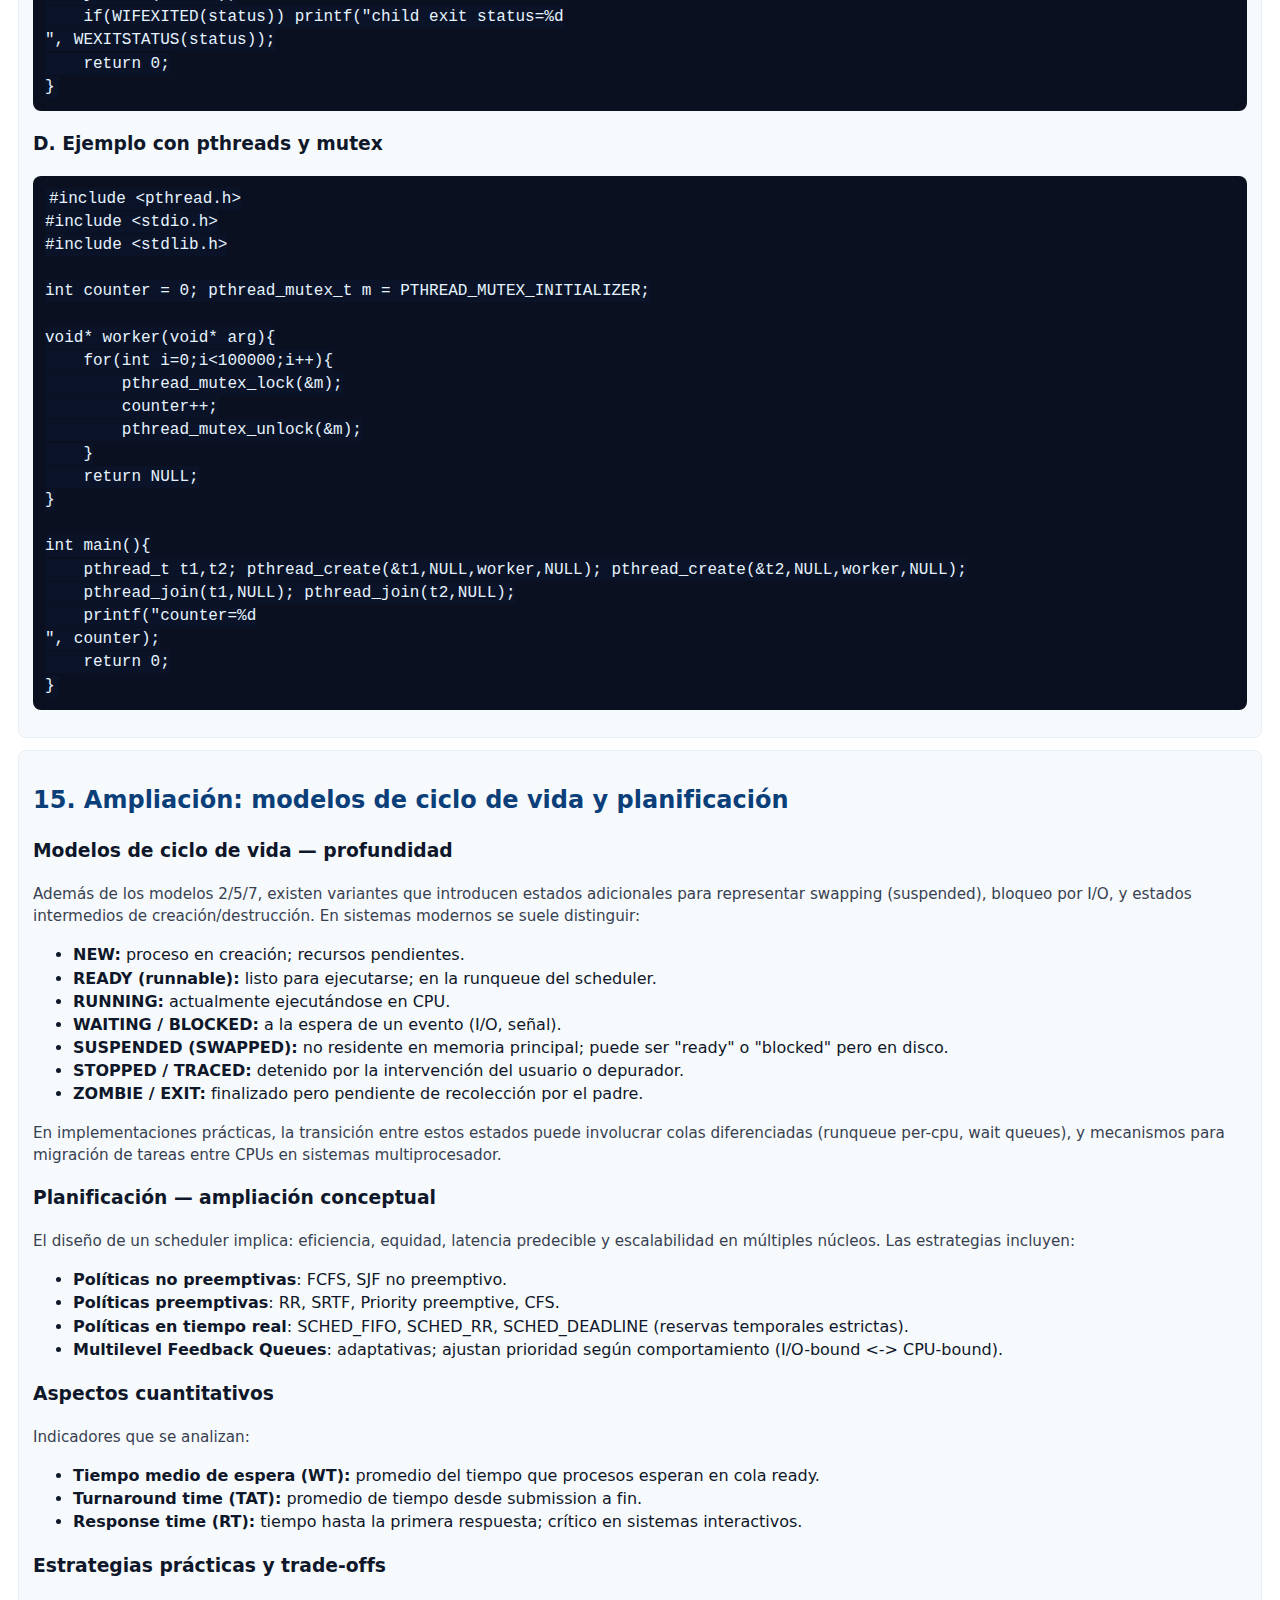
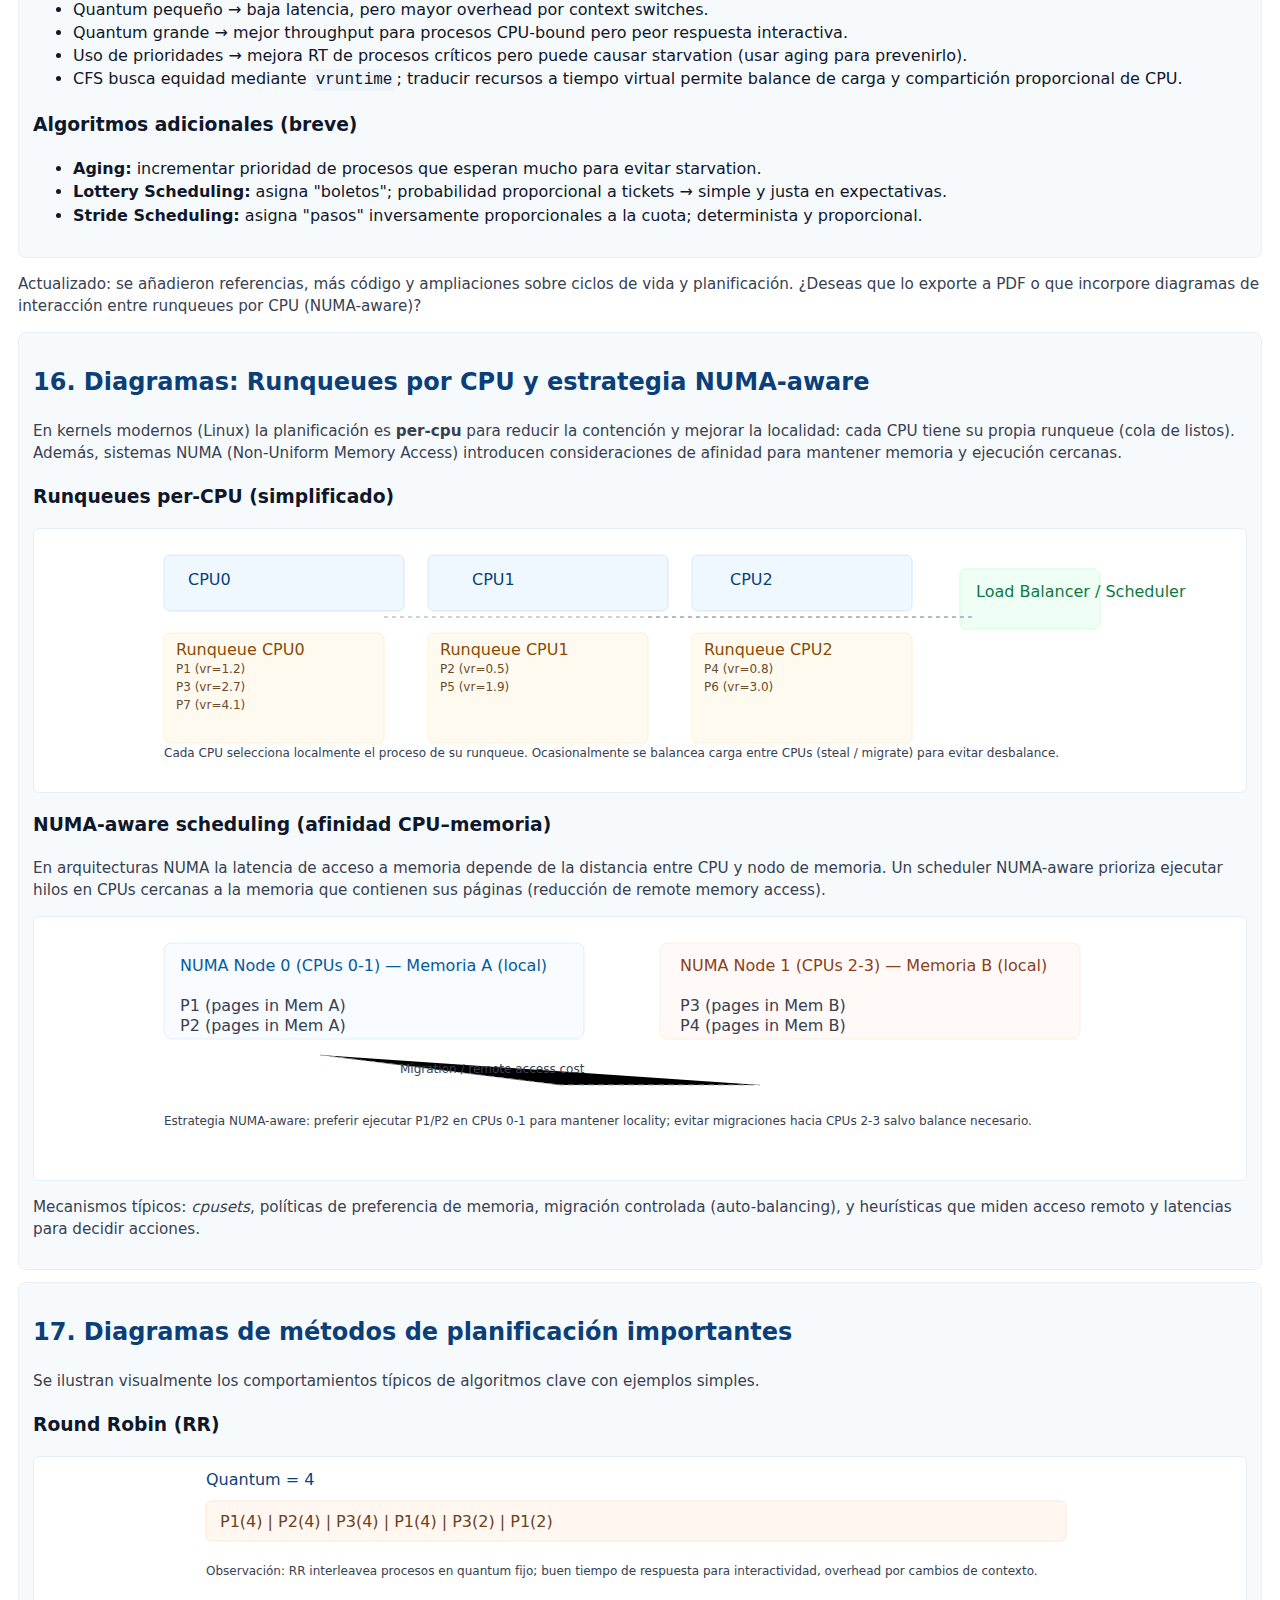
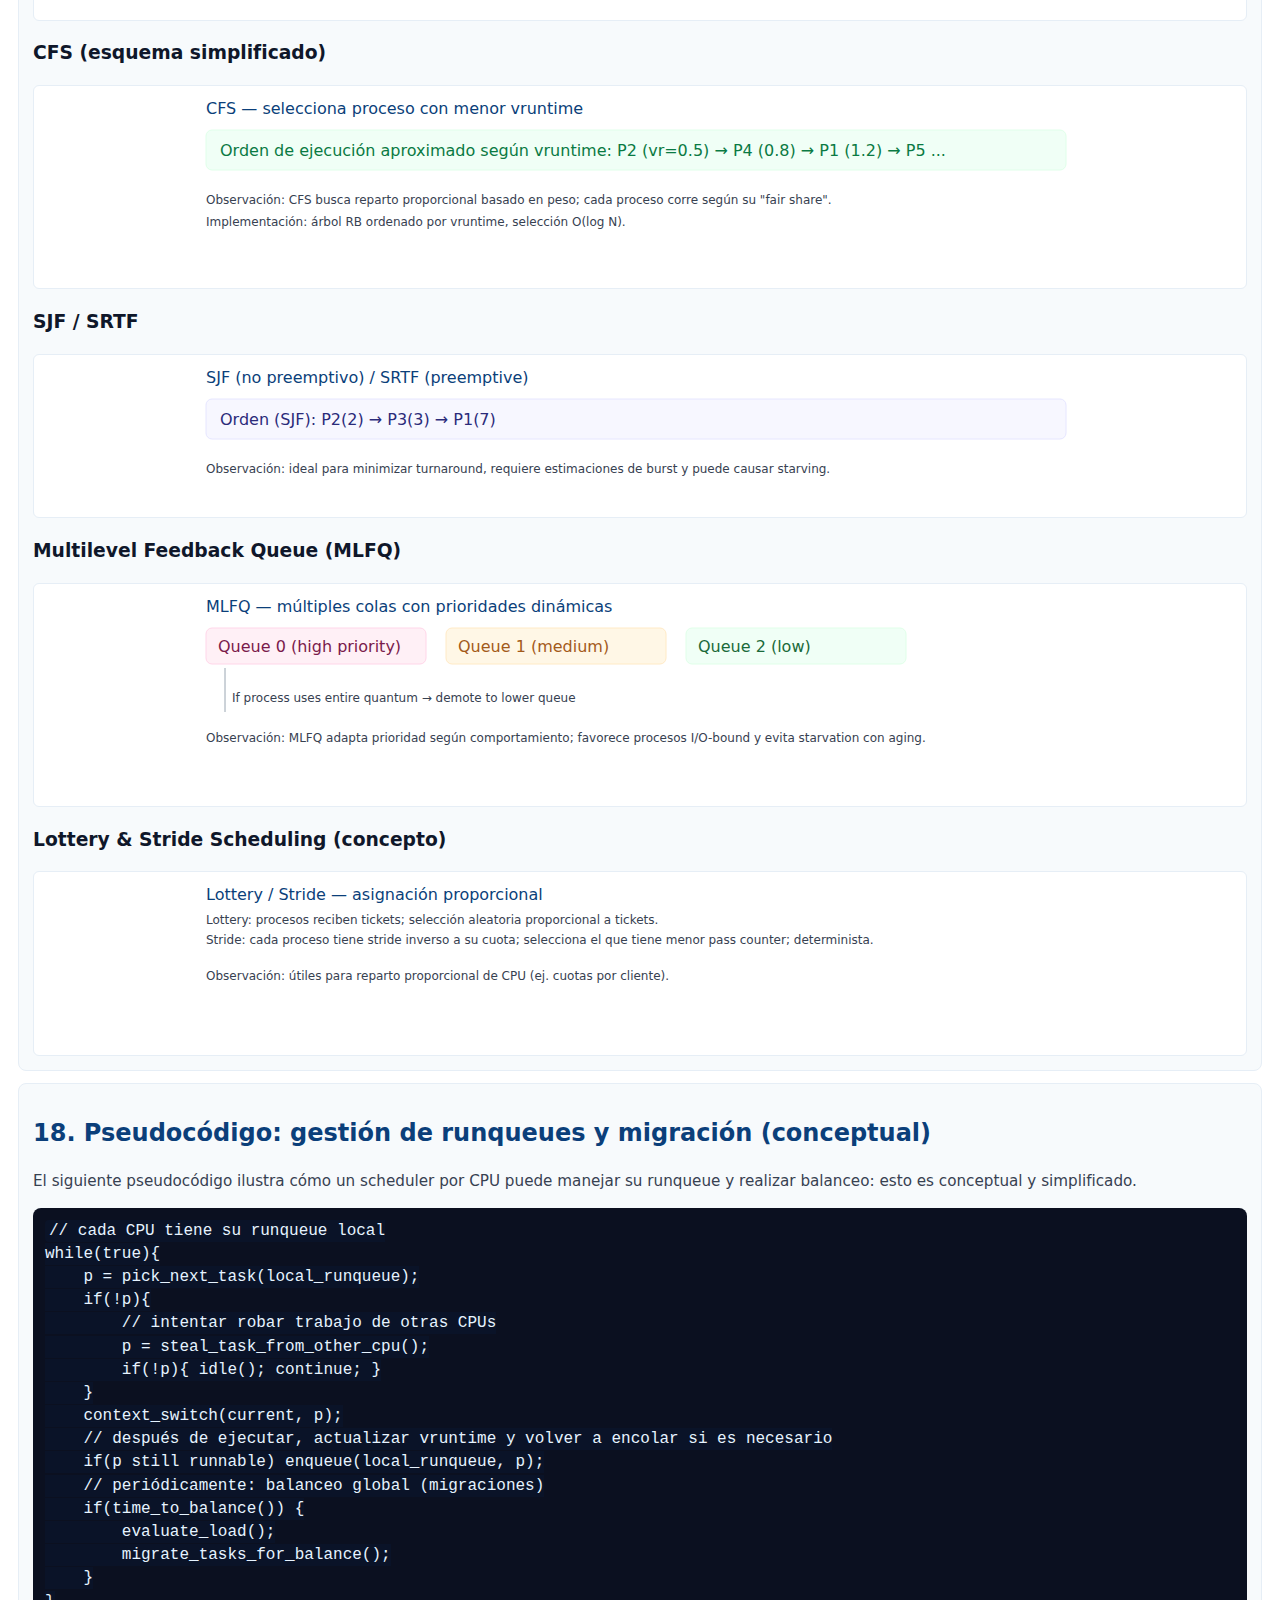
<file: processes1.html>
<!doctype html>
<html lang="es">
<head>
  <meta charset="utf-8" />
  <meta name="viewport" content="width=device-width,initial-scale=1" />
  <title>Gestión de procesos en sistemas operativos — Sistemas Operativos 2025B</title>
  <style>
    /* Estilos autocontenidos apropiados para embeber en Moodle */
    :root{--bg:#ffffff;--card:#f7fafc;--accent:#0b5cff;--muted:#374151;--mono:#0f172a}
    body{font-family:Inter,system-ui, -apple-system, 'Segoe UI', Roboto, 'Helvetica Neue', Arial; line-height:1.45; color:var(--mono); margin:18px; background:var(--bg)}
    header{border-bottom:1px solid #e6edf3;padding-bottom:12px;margin-bottom:14px}
    h1{color:var(--accent); margin:6px 0}
    h2{color:#0b3f7a;margin-top:18px}
    .lead{color:var(--muted)}
    nav{background:#fbfdff;border:1px solid #eef6ff;padding:12px;border-radius:8px;margin:8px 0}
    nav a{display:inline-block;margin-right:10px;color:var(--accent);text-decoration:none}
    section.card{background:var(--card);border-radius:8px;padding:14px;margin:12px 0;border:1px solid #e6eef6}
    pre{background:#0b1020;color:#e6f3ff;padding:12px;border-radius:8px;overflow:auto}
    code{font-family:Menlo, Monaco, 'Courier New', monospace;background:rgba(11,92,255,0.04);padding:2px 4px;border-radius:4px}
    table{width:100%;border-collapse:collapse;margin:8px 0}
    th,td{padding:8px;border:1px solid #e6eef6;text-align:left}
    .diagram{border:1px solid #e6eef6;padding:8px;border-radius:6px;background:#ffffff}
    .small{font-size:0.95rem;color:var(--muted)}
    .kbd{background:#eef6ff;border:1px solid #d7ecff;padding:2px 6px;border-radius:6px;font-weight:700;color:var(--accent)}
    .grid{display:grid;grid-template-columns:1fr 360px;gap:12px}
    @media (max-width:980px){.grid{grid-template-columns:1fr}}
    .note{background:#fff7ed;border-left:4px solid #ffb020;padding:8px;border-radius:6px}
  </style>
</head>
<body>
  <header>
    <h1>Gestión de procesos en sistemas operativos - Sistemas Operativos 2025B</h1>    
  </header>

  <nav>
    <a href="#que-es">Qué es un proceso</a>
    <a href="#tipos">Tipos (Linux)</a>
    <a href="#ciclos">Ciclos de vida (2/5/7)</a>
    <a href="#linux-states">Estados en Linux</a>
    <a href="#creacion">Cómo se crea un proceso</a>
    <a href="#context-switch">Cambio de contexto</a>
    <a href="#multiprogramacion">Multiprogramación</a>
    <a href="#concurrencia">Concurrencia</a>
    <a href="#planificacion">Planificación y algoritmos</a>
  </nav>

  <!-- 1 -->
  <section id="que-es" class="card">
    <h2>1. ¿Qué es un proceso?</h2>
    <p class="small">Un <strong>proceso</strong> es una instancia en ejecución de un programa: conjunto de recursos (memoria, descriptores de archivo, credenciales), información de ejecución (contador de programa, registros) y su <em>imagen</em> en memoria (text/code, data, heap, stack).</p>

    <h3>Componentes principales</h3>
    <ul>
      <li><strong>Imagen</strong>: código ejecutable (.text), datos estáticos (.data/.bss), heap (alloc dinámico), pila de ejecución (stack).</li>
      <li><strong>PCB (Process Control Block)</strong>: estructura del núcleo que contiene PID, estado, contadores, registros, punteros a tablas (MM, files), prioridad, contadores de CPU.</li>
      <li><strong>Recursos asociados</strong>: tablas de archivos abiertos, señales pendientes, credenciales, espacio de direcciones virtuales.</li>
    </ul>

    <div class="note">
      <strong>Concepto clave:</strong> la <em>imagen</em> es el contenido de memoria compartible entre procesos (p. ej. código), mientras que el <em>PCB</em> es la información de control mantenida por el kernel y única por proceso.
    </div>
  </section>

  <!-- 2 -->
  <section id="tipos" class="card">
    <h2>2. Tipos de procesos en Linux</h2>
    <p class="small">En Linux (y UNIX en general) se distinguen varios tipos conceptuales:</p>
    <ul>
      <li><strong>Procesos de usuario</strong>: procesos ordinarios ejecutándose en modo usuario.</li>
      <li><strong>Hilos / procesos ligeros</strong> (threads): compartiendo espacio de direcciones (pthreads). En Linux cada hilo es una tarea <code>task_struct</code> con CLONE_THREAD.</li>
      <li><strong>Kernel threads</strong>: procesos que ejecutan código del kernel (p.ej. kworker, kswapd).</li>
      <li><strong>Demonios (daemons)</strong>: procesos de fondo que no están ligados a terminal (p. ej. cron, sshd).</li>
      <li><strong>Procesos en tiempo real</strong>: con políticas SCHED_FIFO, SCHED_RR o SCHED_DEADLINE; destinados a baja latencia/alta prioridad.</li>
      <li><strong>Procesos huérfanos y zombies</strong>: huérfanos son adoptados por init/systemd; zombies mantienen entrada en la tabla de procesos hasta que el padre realiza wait().</li>
    </ul>

    <h3>Notas prácticas</h3>
    <ul>
      <li>En Linux no hay distinción rígida entre 'proceso' y 'hilo' internamente: ambos son entradas <code>task_struct</code> (con distintas banderas).</li>
      <li>El kernel crea tareas internas; los procesos de usuario se crean por llamadas al sistema <code>fork/clone</code>.</li>
    </ul>
  </section>

  <!-- 3 -->
  <section id="ciclos" class="card">
    <h2>3. Ciclos de vida de un proceso (modelos 2, 5 y 7 estados)</h2>

    <h3>Modelo simple (2 estados)</h3>
    <p class="small"><strong>Running / Not running</strong>. Muy esquemático: sirve para modelos teóricos de multiprogramación.</p>
    <svg width="100%" height="110" viewBox="0 0 700 110" class="diagram" role="img" aria-label="Modelo 2 estados">
      <rect x="40" y="20" width="240" height="60" rx="8" fill="#eaf4ff" stroke="#cfe8ff"></rect>
      <text x="70" y="55" fill="#0b3f7a">Not running</text>
      <rect x="420" y="20" width="240" height="60" rx="8" fill="#eafbf0" stroke="#cff8e6"></rect>
      <text x="480" y="55" fill="#036a3a">Running</text>
      <path d="M280 50 L420 50" stroke="#9aa6b2" stroke-width="2" marker-end="url(#arr)" marker-start="url(#arr2)"/>
      <defs>
        <marker id="arr" markerWidth="8" markerHeight="8" refX="8" refY="4"><path d="M0 0 L8 4 L0 8 z" fill="#9aa6b2"/></marker>
        <marker id="arr2" markerWidth="8" markerHeight="8" refX="0" refY="4"><path d="M8 0 L0 4 L8 8 z" fill="#9aa6b2"/></marker>
      </defs>
    </svg>

    <h3>Modelo clásico (5 estados)</h3>
    <p class="small"><strong>New → Ready → Running → Waiting → Terminated</strong>. Muy usado en enseñanza.</p>
    <svg width="100%" height="200" viewBox="0 0 900 200" class="diagram">
      <!-- boxes -->
      <rect x="18" y="20" width="150" height="56" rx="6" fill="#fff4e6" stroke="#ffd8a8"></rect>
      <text x="36" y="55" fill="#8a4b00">NEW</text>
      <rect x="198" y="20" width="170" height="56" rx="6" fill="#e8f5ff" stroke="#bfe0ff"></rect>
      <text x="236" y="55" fill="#075a9a">READY</text>
      <rect x="406" y="20" width="170" height="56" rx="6" fill="#e6ffeb" stroke="#bff3d2"></rect>
      <text x="444" y="55" fill="#086b37">RUNNING</text>
      <rect x="618" y="20" width="170" height="56" rx="6" fill="#fff0f6" stroke="#ffd6e9"></rect>
      <text x="660" y="55" fill="#8a1850">WAITING</text>
      <rect x="816" y="20" width="70" height="56" rx="6" fill="#f2f5f8" stroke="#dbe7f1"></rect>
      <text x="830" y="55" fill="#485769">TERMINATED</text>
      <!-- arrows -->
      <path d="M168 48 L198 48" stroke="#9aa6b2" stroke-width="2" marker-end="url(#a1)"/>
      <path d="M368 48 L406 48" stroke="#9aa6b2" stroke-width="2" marker-end="url(#a1)"/>
      <path d="M576 48 L618 48" stroke="#9aa6b2" stroke-width="2" marker-end="url(#a1)"/>
      <path d="M616 76 L616 120 L366 120" stroke="#9aa6b2" stroke-width="2" marker-end="url(#a1)"/>
      <path d="M476 76 L476 120 L826 120" stroke="#9aa6b2" stroke-width="2" marker-end="url(#a1)"/>
      <defs><marker id="a1" markerWidth="8" markerHeight="8" refX="8" refY="4"><path d="M0 0 L8 4 L0 8 z" fill="#9aa6b2"/></marker></defs>
    </svg>

    <h3>Modelo extendido (7 estados)</h3>
    <p class="small">Ejemplo: <em>New → Ready → Running → Blocked → Suspended (Ready/Blocked) → Terminated</em>. Útil para sistemas con swapping o hibernación de procesos.</p>
  </section>

  <!-- 4 -->
  <section id="linux-states" class="card">
    <h2>4. ¿Qué modelo maneja Linux?</h2>
    <p class="small">Linux expone estados a nivel de usuario sencillos (running, runnable, sleeping, stopped, zombie) pero internamente mantiene banderas más detalladas en <code>task_struct</code>:</p>
    <ul>
      <li><code>TASK_RUNNING</code> — ejecutable o ejecutándose;</li>
      <li><code>TASK_INTERRUPTIBLE</code> — dormido a la espera de evento (interrumpible por señales);</li>
      <li><code>TASK_UNINTERRUPTIBLE</code> — dormido por I/O (no interrumpible por señales);</li>
      <li><code>TASK_STOPPED</code>, <code>TASK_TRACED</code> — detenido o depurado;</li>
      <li><code>EXIT_ZOMBIE</code>, <code>EXIT_DEAD</code> — terminación y limpieza.</li>
    </ul>

    <p class="small">A nivel pedagógico puede mapearse al modelo de 5 estados: <em>READY ≈ TASK_RUNNING & runnable; WAITING ≈ TASK_INTERRUPTIBLE/UNINTERRUPTIBLE; TERMINATED ≈ EXIT_ZOMBIE/EXIT_DEAD</em>.</p>
  </section>

  <!-- 5 -->
  <section id="creacion" class="card">
    <h2>5. ¿Cómo se crea un proceso? ¿Quién lo crea?</h2>

    <h3>Invocación: llamada al sistema</h3>
    <p class="small">Un proceso existente solicita la creación de un nuevo proceso mediante llamadas al sistema:</p>
    <ul>
      <li><code>fork()</code>: duplica el proceso actual (copy-on-write de espacio de direcciones); el hijo recibe PID distinto.</li>
      <li><code>vfork()</code>: variante optimizada para exec inmediato (comportamiento distinto con la pila).</li>
      <li><code>clone()</code>: crea proceso/hilo con control granular sobre qué recursos compartir (bases de pthreads).</li>
      <li>Tras <code>fork()</code>, se suele llamar a <code>execve()</code> para cargar nueva imagen de programa en el proceso hijo.</li>
    </ul>

    <h3>Pasos internales resumidos (kernel)</h3>
    <ol>
      <li>El kernel aloca una <code>task_struct</code> y inicializa campos (PID, credenciales, punteros a mm, files).</li>
      <li>Se configura el espacio de direcciones del hijo (usualmente copy-on-write).</li>
      <li>Se duplican/describen recursos (fd), se copian señales y estados mínimos.</li>
      <li>El proceso hijo se inserta en la cola de <em>ready</em> y esperará al despachador.</li>
    </ol>

    <h3>Zombies y huérfanos</h3>
    <p class="small">Cuando un proceso termina, se convierte en <strong>zombie</strong> hasta que el padre recupera su estado con <code>wait()</code>. Si el padre termina sin recoger al hijo, el hijo es adoptado por <code>init</code>/systemd (huerfano) y el kernel limpiará el zombie cuando corresponda.</p>

    <h3>Fragmento C: crear un proceso simple</h3>
    <pre><code class="language-c">#include &lt;stdio.h&gt;
#include &lt;unistd.h&gt;
#include &lt;sys/wait.h&gt;

int main(){
    printf("Padre PID=%d\n", getpid());
    pid_t pid = fork();
    if(pid &lt; 0){ perror("fork"); return 1; }
    if(pid == 0){
        // proceso hijo
        printf("Soy hijo PID=%d, PPID=%d\n", getpid(), getppid());
        execlp("/bin/ls","ls","-l",NULL); // reemplaza la imagen con ls
        _exit(1);
    } else {
        // padre
        wait(NULL); // recoge al hijo
        printf("Padre detecta que hijo terminó\n");
    }
    return 0;
}
</code></pre>
    <p class="small">Explicación: <code>fork()</code> crea el proceso hijo copiando (lógicamente) el contexto; <code>execlp()</code> reemplaza la imagen del hijo; <code>wait()</code> evita zombies.</p>
  </section>

  <!-- 6 -->
  <section id="context-switch" class="card">
    <h2>6. Cambio de contexto (context switch)</h2>
    <p class="small">El <strong>context switch</strong> es la operación por la cual el kernel suspende un proceso en ejecución y reanuda otro. Incluye salvar/restaurar estado y cambiar espacios de direcciones cuando corresponda.</p>

    <h3>Pasos esenciales (resumidos)</h3>
    <ol>
      <li>Guardar registros de CPU (PC, SP, registros generales) del proceso saliente en su PCB.</li>
      <li>Guardar estado adicional (FPU/AVX, flags, contador de tiempo).</li>
      <li>Seleccionar nuevo proceso por el scheduler (runqueue).</li>
      <li>Cambiar el <em>stack pointer</em> al stack del proceso entrante y restaurar sus registros.</li>
      <li>Si se cambia de espacio virtual, actualizar la tabla de páginas (CR3 en x86) y posiblemente invalidar TLB.</li>
      <li>Reanudar ejecución del nuevo proceso (retorno desde interrupción o IRET).</li>
    </ol>

    <h3>Pseudocódigo (conceptual)</h3>
    <pre><code>// context_switch(prev, next)
save_registers(prev.regs);
if (prev.uses_fpu) save_fpu_state(prev.fpu);
prev.state = TASK_READY;
load_page_table(next.mm);
load_registers(next.regs);
if (next.uses_fpu) load_fpu_state(next.fpu);
current = next;
resume_execution(next);</code></pre>

    <p class="small">Costo: el context switch tiene sobrecarga no despreciable (microsegundos en sistemas modernos), por eso los diseñadores de schedulers intentan amortizarlo.</p>
  </section>

  <!-- 7 -->
  <section id="multiprogramacion" class="card">
    <h2>7. Modelo de multiprogramación</h2>
    <p class="small">Multiprogramación: mantener varios procesos en memoria y listos para ejecutar para que la CPU siempre tenga trabajo. Permite ocultar latencias de I/O y aumentar utilización de CPU.</p>
    <h3>Componentes</h3>
    <ul>
      <li>Cola de listos (ready queue)</li>
      <li>Scheduler (decide qué proceso correr)</li>
      <li>Dispatcher (realiza el context switch)</li>
    </ul>

    <div class="diagram">
      <svg width="100%" height="160" viewBox="0 0 900 160">
        <rect x="18" y="18" width="200" height="48" rx="6" fill="#eaf4ff" stroke="#cfe8ff"></rect>
        <text x="46" y="48" fill="#075a9a">I/O devices / Users</text>
        <rect x="260" y="18" width="260" height="48" rx="6" fill="#fff0f6" stroke="#ffd6e9"></rect>
        <text x="320" y="48" fill="#8a1850">Ready Queue (multiplos procesos)</text>
        <rect x="560" y="18" width="160" height="48" rx="6" fill="#e6ffeb" stroke="#bff3d2"></rect>
        <text x="582" y="48" fill="#086b37">CPU (Running)</text>

        <path d="M220 42 L260 42" stroke="#9aa6b2" marker-end="url(#arr)"/>
        <path d="M720 42 L850 42" stroke="#9aa6b2" marker-end="url(#arr)"/>
        <defs><marker id="arr" markerWidth="8" markerHeight="8" refX="8" refY="4"><path d="M0 0 L8 4 L0 8 z" fill="#9aa6b2"/></marker></defs>
      </svg>
    </div>
  </section>

  <!-- 8 -->
  <section id="concurrencia" class="card">
    <h2>8. Concurrencia</h2>
    <p class="small">La <strong>concurrencia</strong> es la capacidad de un sistema para soportar múltiples tareas que progresan simultáneamente (conceptualmente), aunque físicamente puedan ejecutarse en una sola CPU mediante multiplexación.</p>
    <h3>Concurrencia vs Paralelismo</h3>
    <ul>
      <li><strong>Concurrencia:</strong> orden lógico de ejecución; interleaving de operaciones.</li>
      <li><strong>Paralelismo:</strong> ejecución real en múltiples núcleos/CPUs al mismo tiempo.</li>
    </ul>

    <h3>Problemas clásicos de concurrencia</h3>
    <ol>
      <li><strong>Condiciones de carrera</strong>: acceso concurrente a datos compartidos sin sincronización (p. ej. incremento de contador).</li>
      <li><strong>Secciones críticas</strong>: región donde los accesos deben ser mutuamente excluyentes.</li>
      <li><strong>Deadlock</strong>: bloqueo circular por recursos (mutua exclusión, espera y retención, no-preempción, espera circular).</li>
      <li><strong>Livelock</strong>: procesos cambian estado sin progresar útilmente.</li>
      <li><strong>Starvation</strong>: un proceso nunca obtiene recursos (prioridades mal diseñadas).</li>
    </ol>

    <h3>Soluciones comunes</h3>
    <ul>
      <li>Mutexes, semáforos, monitores, variables de condición.</li>
      <li>Operaciones atómicas (compare-and-swap), barreras y primitivos lock-free.</li>
      <li>Políticas de prevención/evitación de deadlocks (orden fijo de recursos, algoritmo del banquero).</li>
    </ul>

    <h3>Diagrama: condición de carrera</h3>
    <svg width="100%" height="120" viewBox="0 0 900 120" class="diagram">
      <text x="20" y="20" fill="#0b3f7a">Counter = 0</text>
      <rect x="18" y="30" width="360" height="30" rx="6" fill="#fff4f4" stroke="#ffdede"></rect>
      <text x="40" y="50" fill="#8a1a1a">Thread A: read c; c = c + 1; write c</text>
      <rect x="420" y="30" width="360" height="30" rx="6" fill="#fff4f4" stroke="#ffdede"></rect>
      <text x="440" y="50" fill="#8a1a1a">Thread B: read c; c = c + 1; write c</text>
      <text x="20" y="100" fill="#374151">Sin sincronización, ambas lecturas pueden ver 0 → resultado final 1 (inconsistente)</text>
    </svg>
  </section>

  <!-- 9 -->
  <section id="planificacion" class="card">
    <h2>9. Planificación (scheduling)</h2>
    <p class="small">La planificación decide qué proceso usar la CPU y por cuánto tiempo. Los objetivos comunes: equidad, alta utilización de CPU, bajo tiempo de respuesta, baja latencia, alta equidad y prevención de inanición.</p>

    <h3>Terminología</h3>
    <ul>
      <li><strong>Throughput</strong>: procesos completados por unidad de tiempo.</li>
      <li><strong>Turnaround time</strong>: tiempo total desde envío a finalización.</li>
      <li><strong>Waiting time</strong>: tiempo en la cola listo.</li>
      <li><strong>Response time</strong>: tiempo hasta la primera respuesta (importante en sistemas interactivos).</li>
    </ul>

    <h3>Componentes</h3>
    <ul>
      <li>Scheduler (long-term, mid-term, short-term): en sistemas complejos hay distintas jerarquías.</li>
      <li>Dispatcher: mecanismo que ejecuta <code>context_switch()</code>.</li>
    </ul>

    <h3>Algoritmos comunes</h3>
    <h4>FCFS (First Come, First Served)</h4>
    <p class="small">No preemptivo, cola FIFO. Simple pero puede provocar <em>convoy effect</em> y mal tiempo de respuesta para procesos cortos.</p>

    <h4>SJF (Shortest Job First) / SRTF (preemptive Shortest Remaining Time First)</h4>
    <p class="small">Selecciona el trabajo con menor tiempo de CPU estimado. Óptimo para minimizar tiempo medio de espera si las estimaciones son correctas; susceptible a inanición de procesos largos.</p>

    <h4>Priority Scheduling</h4>
    <p class="small">Selecciona según prioridad; puede ser preemptivo o no. Riesgo de starvation para prioridades bajas.</p>

    <h4>Round Robin (RR)</h4>
    <p class="small">Planificador preemptivo con quantum fijo. Bueno para sistemas interactivos, reduce tiempo de respuesta; quantum muy pequeño incrementa overhead por context switch.</p>

    <div class="diagram">
      <strong>Ejemplo Round Robin (quantum = 4):</strong>
      <pre><code>// Procesos con burst times
P1: 10, P2: 4, P3: 6
Orden: P1(4) P2(4) P3(4) P1(4) P3(2) P1(2)</code></pre>
    </div>

    <h4>Multilevel Queue / Multilevel Feedback Queue</h4>
    <p class="small">Colas separadas por tipo de proceso (sistemas, interactivos, batch). Feedback permite mover procesos entre colas según su comportamiento (I/O bound vs CPU bound).</p>

    <h4>CFS (Completely Fair Scheduler) — Linux</h4>
    <p class="small">Diseñado para ofrecer reparto equitativo de CPU. Mantiene un <em>vruntime</em> por proceso (tiempo virtual ponderado) y usa una estructura de árbol (red-black tree) ordenada por vruntime. El proceso con menor vruntime es seleccionado para ejecutar.</p>
    <ul>
      <li>Los procesos con mayor "nice" (menor prioridad) acumulan vruntime más rápido (pesos).</li>
      <li>Permite división fina de la CPU y buena interactividad.</li>
    </ul>

    <h4>Brain Fuck Scheduler (BFS)</h4>
    <p class="small">BFS (por Con Kolivas) fue un intento experimental de simplificar el scheduler para reducir latencias e incrementar interactividad en sistemas de escritorio. Utilizaba estructuras más simples que CFS y apuntaba a latencias bajas para cargas de escritorio. En años recientes evolucionó hacia MuQSS (Multiple Queue Skiplist Scheduler).</p>

    <h4>Planificación en tiempo real</h4>
    <p class="small">SCHED_FIFO (prioridad real, no time-slice), SCHED_RR (time-sliced) y SCHED_DEADLINE (basado en reservas temporales) disponibles en Linux para tareas con requisitos temporales.</p>
  </section>

  <!-- 10: code examples -->
  <section id="code" class="card">
    <h2>10. Código corto en C explicado</h2>

    <h3>A. fork + wait (ya mostrado antes)</h3>
    <pre><code class="language-c">// Ver sección anterior: creación de procesos con fork() y exec()</code></pre>

    <h3>B. Establecer política de scheduling (SCHED_RR) — requiere privilegios</h3>
    <pre><code class="language-c">#include &lt;sched.h&gt;
#include &lt;stdio.h&gt;
#include &lt;string.h&gt;
#include &lt;errno.h&gt;

int main(){
    struct sched_param p;
    p.sched_priority = 10; // prioridad real
    if(sched_setscheduler(0, SCHED_RR, &p) == -1){
        perror("sched_setscheduler");
        return 1;
    }
    // ahora este proceso correrá con política SCHED_RR
    while(1) { /* trabajo */ }
    return 0;
}
</code></pre>
    <p class="small">Explicación: <code>sched_setscheduler()</code> cambia la política de planificación del proceso actual; normalmente solo root puede asignar políticas reales.</p>

    <h3>C. Simulador simple de Round Robin (usuario-space)</h3>
    <pre><code class="language-c">/* Simulación conceptual de Round Robin en espacio de usuario */
#include &lt;stdio.h&gt;
#include &lt;stdlib.h&gt;

int main(){
    int burst[] = {10,4,6};
    int n = 3; int q = 4; int t=0;
    int rem[3]; for(int i=0;i<n;i++) rem[i]=burst[i];
    while(1){
        int done=1;
        for(int i=0;i&lt;n;i++){
            if(rem[i]>0){
                done=0;
                int use = rem[i]&gt;q? q: rem[i];
                printf("t=%2d: P%d runs for %d\n", t, i+1, use);
                rem[i]-=use; t+=use;
                if(rem[i]==0) printf("P%d finished at t=%d\n", i+1, t);
            }
        }
        if(done) break;
    }
    return 0;
}
</code></pre>
    <p class="small">Explicación: el simulador itera por los procesos, asignando tiempo máximo <code>q</code> por turno. No refleja preempción a nivel de CPU real, pero ilustra el orden de ejecución.</p>
  </section>

  <!-- 11: scheduling animation (simple JS) -->
  <section class="card">
    <h2>11. Animación didáctica: Round Robin vs CFS (simulador ligero)</h2>
    <p class="small">Ejecuta la simulación para ver cómo se seleccionan procesos en RR y (simplificado) en un esquema tipo CFS.</p>

    <div class="grid">
      <div>
        <div style="padding:8px;border:1px solid #eef6ff;border-radius:8px;background:#fff;">
          <strong>Round Robin</strong>
          <div id="rrLog" style="height:160px;overflow:auto;border:1px dashed #e6eef6;padding:8px;margin-top:8px;background:#fbfdff"></div>
          <div style="margin-top:8px;"><button onclick="runRR()">Run RR</button><button onclick="resetRR()">Reset</button></div>
        </div>
      </div>
      <div>
        <div style="padding:8px;border:1px solid #eef6ff;border-radius:8px;background:#fff;">
          <strong>Simulación CFS (vruntime simplificado)</strong>
          <div id="cfsLog" style="height:160px;overflow:auto;border:1px dashed #e6eef6;padding:8px;margin-top:8px;background:#fbfdff"></div>
          <div style="margin-top:8px;"><button onclick="runCFS()">Run CFS</button><button onclick="resetCFS()">Reset</button></div>
        </div>
      </div>
    </div>

    <script>
    // Simuladores didácticos
    function resetRR(){ document.getElementById('rrLog').innerText = ''; }
    function runRR(){ resetRR();
      const bursts=[10,4,6]; const q=4; let rem = bursts.slice(); let t=0; let log = document.getElementById('rrLog');
      while(true){ let done=true; for(let i=0;i<rem.length;i++){ if(rem[i]>0){ done=false; let use = Math.min(rem[i], q); rem[i]-=use; log.innerText += `t=${t}: P${i+1} runs for ${use}\n`; t+=use; if(rem[i]==0) log.innerText += `P${i+1} finished at t=${t}\n`; } } if(done) break; }
    }

    function resetCFS(){ document.getElementById('cfsLog').innerText=''; }
    function runCFS(){ resetCFS();
      // Simplified CFS: each process has weight; vruntime += delta / weight; pick min vruntime
      let processes=[{id:1,burst:10, vr:0, weight:1},{id:2,burst:4, vr:0, weight:2},{id:3,burst:6, vr:0, weight:1}];
      let t=0; const slice=1; const log=document.getElementById('cfsLog');
      while(processes.some(p=>p.burst>0)){
        // select min vruntime among runnable
        processes.sort((a,b)=> a.vr - b.vr);
        const p = processes.find(x=> x.burst>0);
        if(!p) break;
        p.burst -= slice; p.vr += (slice / p.weight); t+=slice;
        log.innerText += `t=${t}: P${p.id} executed slice (vr=${p.vr.toFixed(2)})\n`;
        if(p.burst<=0) log.innerText += `P${p.id} finished at t=${t}\n`;
      }
    }
    </script>
  </section>

  <!-- 12: closing -->
  <section class="card">
    <h2>12. Buenas prácticas y referencias didácticas</h2>
    <ul>
      <li>Evitar recursión profunda en código kernel o procesos críticos; preferir estructuras iterativas o límites.</li>
      <li>Usar primitivos de sincronización correctos (mutex, semáforos). Evitar soluciones ad-hoc con sleeps.</li>
      <li>Para programación de tiempo real en Linux, comprender las políticas SCHED_FIFO / SCHED_RR / SCHED_DEADLINE y sus implicaciones de seguridad.</li>
    </ul>
    <p class="small">Referencias sugeridas: libros de Sistemas Operativos (Silberschatz, Galvin &amp; Gagne), documentación del kernel Linux (Documentation/scheduler), y artículos sobre CFS y BFS para comprender detalles de implementación.</p>
  </section>

  <footer style="font-size:0.9rem;color:var(--muted);margin-top:10px">
    <p>Generado para uso docente: este documento está pensado como material para introducir la gestión de procesos. Para detalles de implementación en kernels específicos, consulte la documentación del kernel y fuentes primarias.</p>
  </footer>

  <!-- ADICIONES: referencias, codigo y ampliaciones -->
  <section class="card">
    <h2>13. Referencias y bibliografía recomendada</h2>
    <p class="small">A continuación se listan referencias académicas y capítulos concretos útiles para profundizar.</p>
    <ul>
      <li><strong>Abraham Silberschatz, Peter B. Galvin, Greg Gagne</strong> — <em>Operating System Concepts</em>. Capítulos recomendados: <em>Chapter 1 (Introduction)</em>, <em>Chapter 3 (Process Scheduling)</em>, <em>Chapter 5 (Synchronization)</em>, <em>Chapter 6 (Deadlocks)</em>.</li>
      <li><strong>William Stallings</strong> — <em>Operating Systems: Internals and Design Principles</em>. Capítulos clave: <em>Chapter 3 (Processes and Threads)</em>, <em>Chapter 4 (Process Synchronization)</em>, <em>Chapter 5 (CPU Scheduling)</em>, <em>Chapter 11 (Protection)</em>. Stallings ofrece diagramas claros y ejemplos de políticas de planificación y de sincronización.</li>
      <li><strong>Andrew S. Tanenbaum</strong> — <em>Modern Operating Systems</em>. Capítulos sugeridos: <em>Chapter 1 (Intro)</em>, <em>Chapter 2 (Processes and Threads)</em>, <em>Chapter 3 (Concurrency)</em>, <em>Chapter 5 (Paging and Virtual Memory)</em>, <em>Chapter 6 (File Systems)</em>. Tanenbaum es excelente para comprensión conceptual y modelos didácticos.</li>
      <li>Documentación del kernel Linux: <code>Documentation/scheduler</code> en el árbol del kernel y artículos técnicos sobre <em>CFS</em> y <em>MuQSS</em>.</li>
    </ul>
  </section>

  <section class="card">
    <h2>14. Más código de ejemplo (C)</h2>
    <p class="small">Se agregan ejemplos prácticos que ilustran casos reales: <code>clone()</code>, <code>vfork()</code>, <code>waitpid</code> no bloqueante, y un ejemplo con pthreads para sincronización con mutex.</p>

    <h3>A. clone() (creación de hilo/proceso con flags)</h3>
    <pre><code class="language-c">#define _GNU_SOURCE
#include &lt;sched.h&gt;
#include &lt;stdio.h&gt;
#include &lt;stdlib.h&gt;
#include &lt;unistd.h&gt;
#include &lt;sys/wait.h&gt;

int child_fn(void *arg){
    printf("[child] pid=%d, getpid()=%d, getppid()=%d
", (int)getpid(), getpid(), getppid());
    return 0;
}

int main(){
    const int STACK_SIZE = 1024*1024;
    void *stack = malloc(STACK_SIZE);
    if(!stack){ perror("malloc"); return 1; }
    // CLONE_VM -> comparte espacio de direcciones (comportamiento similar a hilo)
    pid_t pid = clone(child_fn, (char*)stack + STACK_SIZE, CLONE_VM | SIGCHLD, NULL);
    if(pid == -1){ perror("clone"); free(stack); return 1; }
    printf("[parent] spawned child with pid=%d
", pid);
    waitpid(pid, NULL, 0);
    free(stack);
    return 0;
}
</code></pre>

    <h3>B. vfork() + exec (uso cuidadoso)</h3>
    <pre><code class="language-c">#include &lt;unistd.h&gt;
#include &lt;stdio.h&gt;
#include &lt;sys/wait.h&gt;

int main(){
    pid_t pid = vfork();
    if(pid &lt; 0){ perror("vfork"); return 1; }
    if(pid == 0){
        // en child tras vfork() hay que evitar cambiar el espacio de pila del padre
        execlp("/bin/echo","echo","hello from vfork", NULL);
        _exit(1);
    } else {
        waitpid(pid, NULL, 0);
        printf("parent: child finished
");
    }
    return 0;
}
</code></pre>

    <h3>C. waitpid() no bloqueante</h3>
    <pre><code class="language-c">#include &lt;sys/wait.h&gt;
#include &lt;stdio.h&gt;
#include &lt;unistd.h&gt;

int main(){
    pid_t pid = fork();
    if(pid == 0){ sleep(2); return 42; }
    int status;
    pid_t r;
    do{
        r = waitpid(pid, &status, WNOHANG);
        if(r == 0){ printf("child still running...
"); sleep(1); }
    } while(r == 0);
    if(WIFEXITED(status)) printf("child exit status=%d
", WEXITSTATUS(status));
    return 0;
}
</code></pre>

    <h3>D. Ejemplo con pthreads y mutex</h3>
    <pre><code class="language-c">#include &lt;pthread.h&gt;
#include &lt;stdio.h&gt;
#include &lt;stdlib.h&gt;

int counter = 0; pthread_mutex_t m = PTHREAD_MUTEX_INITIALIZER;

void* worker(void* arg){
    for(int i=0;i&lt;100000;i++){
        pthread_mutex_lock(&m);
        counter++;
        pthread_mutex_unlock(&m);
    }
    return NULL;
}

int main(){
    pthread_t t1,t2; pthread_create(&t1,NULL,worker,NULL); pthread_create(&t2,NULL,worker,NULL);
    pthread_join(t1,NULL); pthread_join(t2,NULL);
    printf("counter=%d
", counter);
    return 0;
}
</code></pre>
  </section>

  <section class="card">
    <h2>15. Ampliación: modelos de ciclo de vida y planificación</h2>
    <h3>Modelos de ciclo de vida — profundidad</h3>
    <p class="small">Además de los modelos 2/5/7, existen variantes que introducen estados adicionales para representar swapping (suspended), bloqueo por I/O, y estados intermedios de creación/destrucción. En sistemas modernos se suele distinguir:</p>
    <ul>
      <li><strong>NEW:</strong> proceso en creación; recursos pendientes.</li>
      <li><strong>READY (runnable):</strong> listo para ejecutarse; en la runqueue del scheduler.</li>
      <li><strong>RUNNING:</strong> actualmente ejecutándose en CPU.</li>
      <li><strong>WAITING / BLOCKED:</strong> a la espera de un evento (I/O, señal).</li>
      <li><strong>SUSPENDED (SWAPPED):</strong> no residente en memoria principal; puede ser "ready" o "blocked" pero en disco.</li>
      <li><strong>STOPPED / TRACED:</strong> detenido por la intervención del usuario o depurador.</li>
      <li><strong>ZOMBIE / EXIT:</strong> finalizado pero pendiente de recolección por el padre.</li>
    </ul>

    <p class="small">En implementaciones prácticas, la transición entre estos estados puede involucrar colas diferenciadas (runqueue per-cpu, wait queues), y mecanismos para migración de tareas entre CPUs en sistemas multiprocesador.</p>

    <h3>Planificación — ampliación conceptual</h3>
    <p class="small">El diseño de un scheduler implica: eficiencia, equidad, latencia predecible y escalabilidad en múltiples núcleos. Las estrategias incluyen:</p>
    <ul>
      <li><strong>Políticas no preemptivas</strong>: FCFS, SJF no preemptivo.</li>
      <li><strong>Políticas preemptivas</strong>: RR, SRTF, Priority preemptive, CFS.</li>
      <li><strong>Políticas en tiempo real</strong>: SCHED_FIFO, SCHED_RR, SCHED_DEADLINE (reservas temporales estrictas).</li>
      <li><strong>Multilevel Feedback Queues</strong>: adaptativas; ajustan prioridad según comportamiento (I/O-bound &lt;-&gt; CPU-bound).</li>
    </ul>

    <h3>Aspectos cuantitativos</h3>
    <p class="small">Indicadores que se analizan:</p>
    <ul>
      <li><strong>Tiempo medio de espera (WT):</strong> promedio del tiempo que procesos esperan en cola ready.</li>
      <li><strong>Turnaround time (TAT):</strong> promedio de tiempo desde submission a fin.</li>
      <li><strong>Response time (RT):</strong> tiempo hasta la primera respuesta; crítico en sistemas interactivos.</li>
    </ul>

    <h3>Estrategias prácticas y trade-offs</h3>
    <ul>
      <li>Quantum pequeño → baja latencia, pero mayor overhead por context switches.</li>
      <li>Quantum grande → mejor throughput para procesos CPU-bound pero peor respuesta interactiva.</li>
      <li>Uso de prioridades → mejora RT de procesos críticos pero puede causar starvation (usar aging para prevenirlo).</li>
      <li>CFS busca equidad mediante <code>vruntime</code>; traducir recursos a tiempo virtual permite balance de carga y compartición proporcional de CPU.</li>
    </ul>

    <h3>Algoritmos adicionales (breve)</h3>
    <ul>
      <li><strong>Aging:</strong> incrementar prioridad de procesos que esperan mucho para evitar starvation.</li>
      <li><strong>Lottery Scheduling:</strong> asigna "boletos"; probabilidad proporcional a tickets → simple y justa en expectativas.</li>
      <li><strong>Stride Scheduling:</strong> asigna "pasos" inversamente proporcionales a la cuota; determinista y proporcional.</li>
    </ul>
  </section>

  <footer>
    <p class="small">Actualizado: se añadieron referencias, más código y ampliaciones sobre ciclos de vida y planificación. ¿Deseas que lo exporte a PDF o que incorpore diagramas de interacción entre runqueues por CPU (NUMA-aware)?</p>
    <!-- ADICIONES: runqueues por CPU, NUMA-aware y diagramas de algoritmos de planificación -->
  <section class="card">
    <h2>16. Diagramas: Runqueues por CPU y estrategia NUMA-aware</h2>
    <p class="small">En kernels modernos (Linux) la planificación es <strong>per-cpu</strong> para reducir la contención y mejorar la localidad: cada CPU tiene su propia runqueue (cola de listos). Además, sistemas NUMA (Non-Uniform Memory Access) introducen consideraciones de afinidad para mantener memoria y ejecución cercanas.</p>

    <h3>Runqueues per-CPU (simplificado)</h3>
    <div class="diagram">
      <svg width="100%" height="240" viewBox="0 0 1000 240" role="img" aria-label="Runqueues per CPU">
        <!-- CPUs -->
        <rect x="24" y="18" width="240" height="56" rx="6" fill="#f0f8ff" stroke="#d0e9ff"></rect>
        <text x="48" y="48" fill="#0b3f7a">CPU0</text>
        <rect x="288" y="18" width="240" height="56" rx="6" fill="#f0f8ff" stroke="#d0e9ff"></rect>
        <text x="332" y="48" fill="#0b3f7a">CPU1</text>
        <rect x="552" y="18" width="220" height="56" rx="6" fill="#f0f8ff" stroke="#d0e9ff"></rect>
        <text x="590" y="48" fill="#0b3f7a">CPU2</text>

        <!-- runqueues -->
        <rect x="24" y="96" width="220" height="110" rx="6" fill="#fffaf0" stroke="#fff0d0"></rect>
        <text x="36" y="118" fill="#8a4b00">Runqueue CPU0</text>
        <text x="36" y="136" fill="#6b4b2a" font-size="12">P1 (vr=1.2)</text>
        <text x="36" y="154" fill="#6b4b2a" font-size="12">P3 (vr=2.7)</text>
        <text x="36" y="172" fill="#6b4b2a" font-size="12">P7 (vr=4.1)</text>

        <rect x="288" y="96" width="220" height="110" rx="6" fill="#fffaf0" stroke="#fff0d0"></rect>
        <text x="300" y="118" fill="#8a4b00">Runqueue CPU1</text>
        <text x="300" y="136" fill="#6b4b2a" font-size="12">P2 (vr=0.5)</text>
        <text x="300" y="154" fill="#6b4b2a" font-size="12">P5 (vr=1.9)</text>

        <rect x="552" y="96" width="220" height="110" rx="6" fill="#fffaf0" stroke="#fff0d0"></rect>
        <text x="564" y="118" fill="#8a4b00">Runqueue CPU2</text>
        <text x="564" y="136" fill="#6b4b2a" font-size="12">P4 (vr=0.8)</text>
        <text x="564" y="154" fill="#6b4b2a" font-size="12">P6 (vr=3.0)</text>

        <!-- load balancer -->
        <rect x="820" y="32" width="140" height="60" rx="6" fill="#f0fff6" stroke="#d0ffd9"></rect>
        <text x="836" y="60" fill="#0a7a43">Load Balancer / Scheduler</text>
        <path d="M244 80 L836 80" stroke="#9aa6b2" stroke-dasharray="4 4"/>
        <path d="M508 80 L836 80" stroke="#9aa6b2" stroke-dasharray="4 4"/>

        <text x="24" y="220" fill="#374151" font-size="12">Cada CPU selecciona localmente el proceso de su runqueue. Ocasionalmente se balancea carga entre CPUs (steal / migrate) para evitar desbalance.</text>
      </svg>
    </div>

    <h3>NUMA-aware scheduling (afinidad CPU–memoria)</h3>
    <p class="small">En arquitecturas NUMA la latencia de acceso a memoria depende de la distancia entre CPU y nodo de memoria. Un scheduler NUMA-aware prioriza ejecutar hilos en CPUs cercanas a la memoria que contienen sus páginas (reducción de remote memory access).</p>

    <div class="diagram">
      <svg width="100%" height="240" viewBox="0 0 1000 240">
        <!-- NUMA nodes -->
        <rect x="24" y="18" width="420" height="96" rx="8" fill="#f8fbff" stroke="#dfefff"></rect>
        <text x="40" y="46" fill="#075a9a">NUMA Node 0 (CPUs 0-1) — Memoria A (local)</text>
        <rect x="520" y="18" width="420" height="96" rx="8" fill="#fffaf8" stroke="#ffeedd"></rect>
        <text x="540" y="46" fill="#8a3f1a">NUMA Node 1 (CPUs 2-3) — Memoria B (local)</text>

        <!-- processes and memory locality -->
        <text x="40" y="86" fill="#374151">P1 (pages in Mem A)</text>
        <text x="40" y="106" fill="#374151">P2 (pages in Mem A)</text>
        <text x="540" y="86" fill="#374151">P3 (pages in Mem B)</text>
        <text x="540" y="106" fill="#374151">P4 (pages in Mem B)</text>

        <!-- arrows showing migration cost -->
        <path d="M180 130 L420 160 L620 160" stroke="#9aa6b2" stroke-dasharray="6 4"/>
        <text x="260" y="148" fill="#374151" font-size="12">Migration / remote access cost</text>

        <text x="24" y="200" fill="#374151" font-size="12">Estrategia NUMA-aware: preferir ejecutar P1/P2 en CPUs 0-1 para mantener locality; evitar migraciones hacia CPUs 2-3 salvo balance necesario.</text>
      </svg>
    </div>

    <p class="small">Mecanismos típicos: <em>cpusets</em>, políticas de preferencia de memoria, migración controlada (auto-balancing), y heurísticas que miden acceso remoto y latencias para decidir acciones.</p>
  </section>

  <section class="card">
    <h2>17. Diagramas de métodos de planificación importantes</h2>
    <p class="small">Se ilustran visualmente los comportamientos típicos de algoritmos clave con ejemplos simples.</p>

    <h3>Round Robin (RR)</h3>
    <div class="diagram">
      <svg width="100%" height="140" viewBox="0 0 900 140">
        <text x="16" y="20" fill="#0b3f7a">Quantum = 4</text>
        <rect x="16" y="36" width="860" height="40" rx="6" fill="#fff7f0" stroke="#ffe6d0"></rect>
        <text x="30" y="62" fill="#6b4220">P1(4) | P2(4) | P3(4) | P1(4) | P3(2) | P1(2)</text>
        <text x="16" y="110" fill="#374151" font-size="12">Observación: RR interleavea procesos en quantum fijo; buen tiempo de respuesta para interactividad, overhead por cambios de contexto.</text>
      </svg>
    </div>

    <h3>CFS (esquema simplificado)</h3>
    <div class="diagram">
      <svg width="100%" height="180" viewBox="0 0 900 180">
        <text x="16" y="20" fill="#0b3f7a">CFS — selecciona proceso con menor vruntime</text>
        <rect x="16" y="36" width="860" height="40" rx="6" fill="#f0fff6" stroke="#e0ffea"></rect>
        <text x="30" y="62" fill="#0a7a43">Orden de ejecución aproximado según vruntime: P2 (vr=0.5) → P4 (0.8) → P1 (1.2) → P5 ...</text>
        <text x="16" y="110" fill="#374151" font-size="12">Observación: CFS busca reparto proporcional basado en peso; cada proceso corre según su "fair share".</text>
        <text x="16" y="132" fill="#374151" font-size="12">Implementación: árbol RB ordenado por vruntime, selección O(log N).</text>
      </svg>
    </div>

    <h3>SJF / SRTF</h3>
    <div class="diagram">
      <svg width="100%" height="140" viewBox="0 0 900 140">
        <text x="16" y="20" fill="#0b3f7a">SJF (no preemptivo) / SRTF (preemptive)</text>
        <rect x="16" y="36" width="860" height="40" rx="6" fill="#f7f7ff" stroke="#e6e6ff"></rect>
        <text x="30" y="62" fill="#2b2b7a">Orden (SJF): P2(2) → P3(3) → P1(7)</text>
        <text x="16" y="110" fill="#374151" font-size="12">Observación: ideal para minimizar turnaround, requiere estimaciones de burst y puede causar starving.</text>
      </svg>
    </div>

    <h3>Multilevel Feedback Queue (MLFQ)</h3>
    <div class="diagram">
      <svg width="100%" height="200" viewBox="0 0 900 200">
        <text x="16" y="20" fill="#0b3f7a">MLFQ — múltiples colas con prioridades dinámicas</text>
        <rect x="16" y="36" width="220" height="36" rx="6" fill="#fff0f6" stroke="#ffd6e9"></rect>
        <text x="28" y="60" fill="#7a1a4b">Queue 0 (high priority)</text>
        <rect x="256" y="36" width="220" height="36" rx="6" fill="#fff7e6" stroke="#ffeac6"></rect>
        <text x="268" y="60" fill="#a35a1a">Queue 1 (medium)</text>
        <rect x="496" y="36" width="220" height="36" rx="6" fill="#f0fff6" stroke="#e0ffe9"></rect>
        <text x="508" y="60" fill="#1a6a3a">Queue 2 (low)</text>

        <path d="M35 76 L35 120" stroke="#9aa6b2"/><text x="42" y="110" fill="#374151" font-size="12">If process uses entire quantum → demote to lower queue</text>
        <text x="16" y="150" fill="#374151" font-size="12">Observación: MLFQ adapta prioridad según comportamiento; favorece procesos I/O-bound y evita starvation con aging.</text>
      </svg>
    </div>

    <h3>Lottery &amp; Stride Scheduling (concepto)</h3>
    <div class="diagram">
      <svg width="100%" height="160" viewBox="0 0 900 160">
        <text x="16" y="20" fill="#0b3f7a">Lottery / Stride — asignación proporcional</text>
        <text x="16" y="44" fill="#374151" font-size="12">Lottery: procesos reciben tickets; selección aleatoria proporcional a tickets.</text>
        <text x="16" y="64" fill="#374151" font-size="12">Stride: cada proceso tiene stride inverso a su cuota; selecciona el que tiene menor pass counter; determinista.</text>
        <text x="16" y="100" fill="#374151" font-size="12">Observación: útiles para reparto proporcional de CPU (ej. cuotas por cliente).</text>
      </svg>
    </div>
  </section>

  <section class="card">
    <h2>18. Pseudocódigo: gestión de runqueues y migración (conceptual)</h2>
    <p class="small">El siguiente pseudocódigo ilustra cómo un scheduler por CPU puede manejar su runqueue y realizar balanceo: esto es conceptual y simplificado.</p>

    <pre><code>// cada CPU tiene su runqueue local
while(true){
    p = pick_next_task(local_runqueue);
    if(!p){
        // intentar robar trabajo de otras CPUs
        p = steal_task_from_other_cpu();
        if(!p){ idle(); continue; }
    }
    context_switch(current, p);
    // después de ejecutar, actualizar vruntime y volver a encolar si es necesario
    if(p still runnable) enqueue(local_runqueue, p);
    // periódicamente: balanceo global (migraciones)
    if(time_to_balance()) {
        evaluate_load();
        migrate_tasks_for_balance();
    }
}

// migración NUMA-aware
function migrate_tasks_for_balance(){
    for each cpu in cpus:
        for each task in cpu.runqueue:
            if(task.memory_affinity != cpu.node){
                if(remote_access_cost(task, cpu) > threshold) migrate_task_to_preferred_cpu(task);
            }
}
</code></pre>

    <p class="small">El scheduler local intenta mantener trabajo local para minimizar coste de migración; solo cuando el desbalance es significativo se realizan migraciones controladas.</p>
  </section>

  <footer>
    <p class="small">Universidad Santiago de Cali, 2025</p>
  </footer>
</body>
</html>
</file>
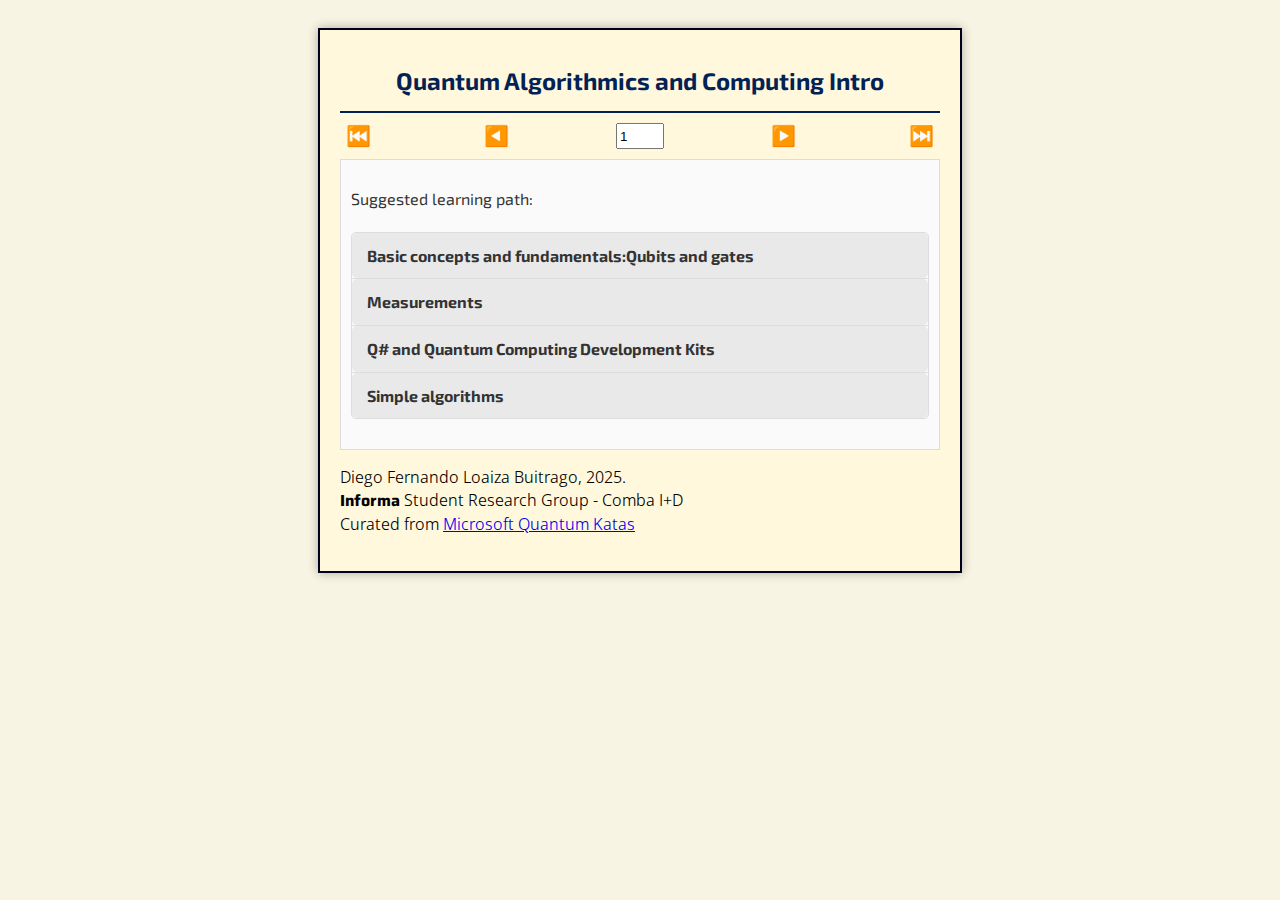
<file: QuantumAlgorithms.html>
<!DOCTYPE html>
<html lang="es">

<head>
    <meta charset="UTF-8">
    <meta name="viewport" content="width=device-width, initial-scale=1.0">
    <title>Libro Vintage</title>
    <link rel="stylesheet" href="style_q0.css">
    <link rel="preconnect" href="https://fonts.googleapis.com">
    <link rel="preconnect" href="https://fonts.gstatic.com" crossorigin>
    <link href="https://fonts.googleapis.com/css2?family=Exo+2:ital,wght@0,100..900;1,100..900&family=Open+Sans:ital,wght@0,300..800;1,300..800&family=Saira:ital,wght@0,100..900;1,100..900&display=swap" rel="stylesheet">
</head>

<body>
    <div class="book-container">
        <!-- Encabezado -->
        <header class="book-header exo-2-bold">
            <h1>Quantum Algorithmics and Computing Intro</h1>
        </header>

        <!-- Navegación -->
        <div class="book-navigation">
            <div class=" tooltip"><button class="nav-first" onclick="goToFirstPage()"><span class="tooltiptext">table of content</span>⏮️</button></div>
            <div class=" tooltip"><button class="nav-prev" onclick="goToPreviousPage()"><span class="tooltiptext">previous page</span>◀️</button></div>
            <input type="number" id="page-number" min="1" max="4" value="1" onchange="goToPage()"></input>
            <button class="nav-next" onclick="goToNextPage()">▶️</button>
            <button class="nav-last" onclick="goToLastPage()">⏭️</button>
        </div>

        <!-- Contenido de la página -->
        <div id="page-content" class="exo-2-normal">
            <div class="page-content-text" >
               
            </div>
            <div class="page-image"></div>
        </div>
        <!-- Pie de página -->
        <!-- <footer class="book-footer open-sans-bold">
            <p id="footer-text">Página 1</p>
        </footer> -->
        <footer class="open-sans-bold">
            <p>Diego Fernando Loaiza Buitrago, 2025. <br><span class="saira-bold"><b>Informa</b></span> Student Research Group - Comba I+D<br> Curated from <a href="https://github.com/microsoft/QuantumKatas">Microsoft Quantum Katas</a></p>
        </footer>
    </div>
    <script src="script_q.js"></script>
</body>

</html>
</file>
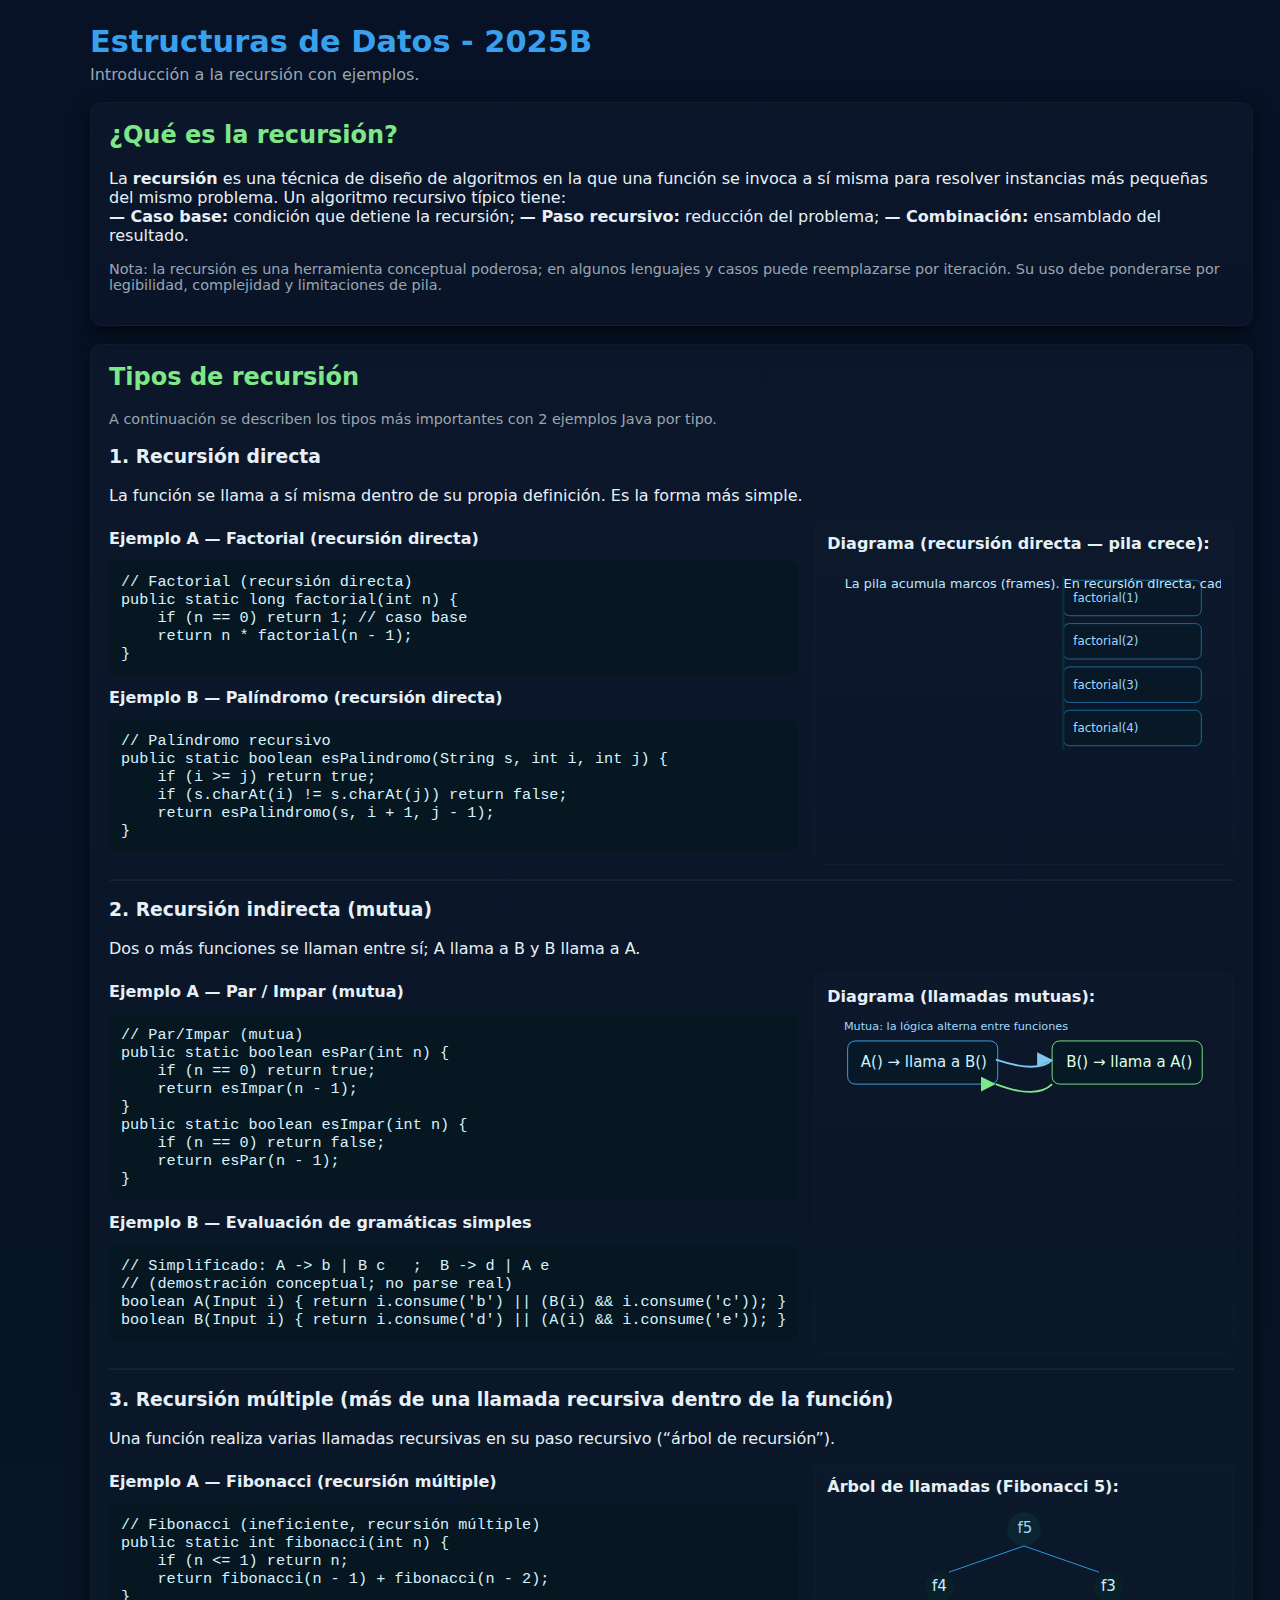
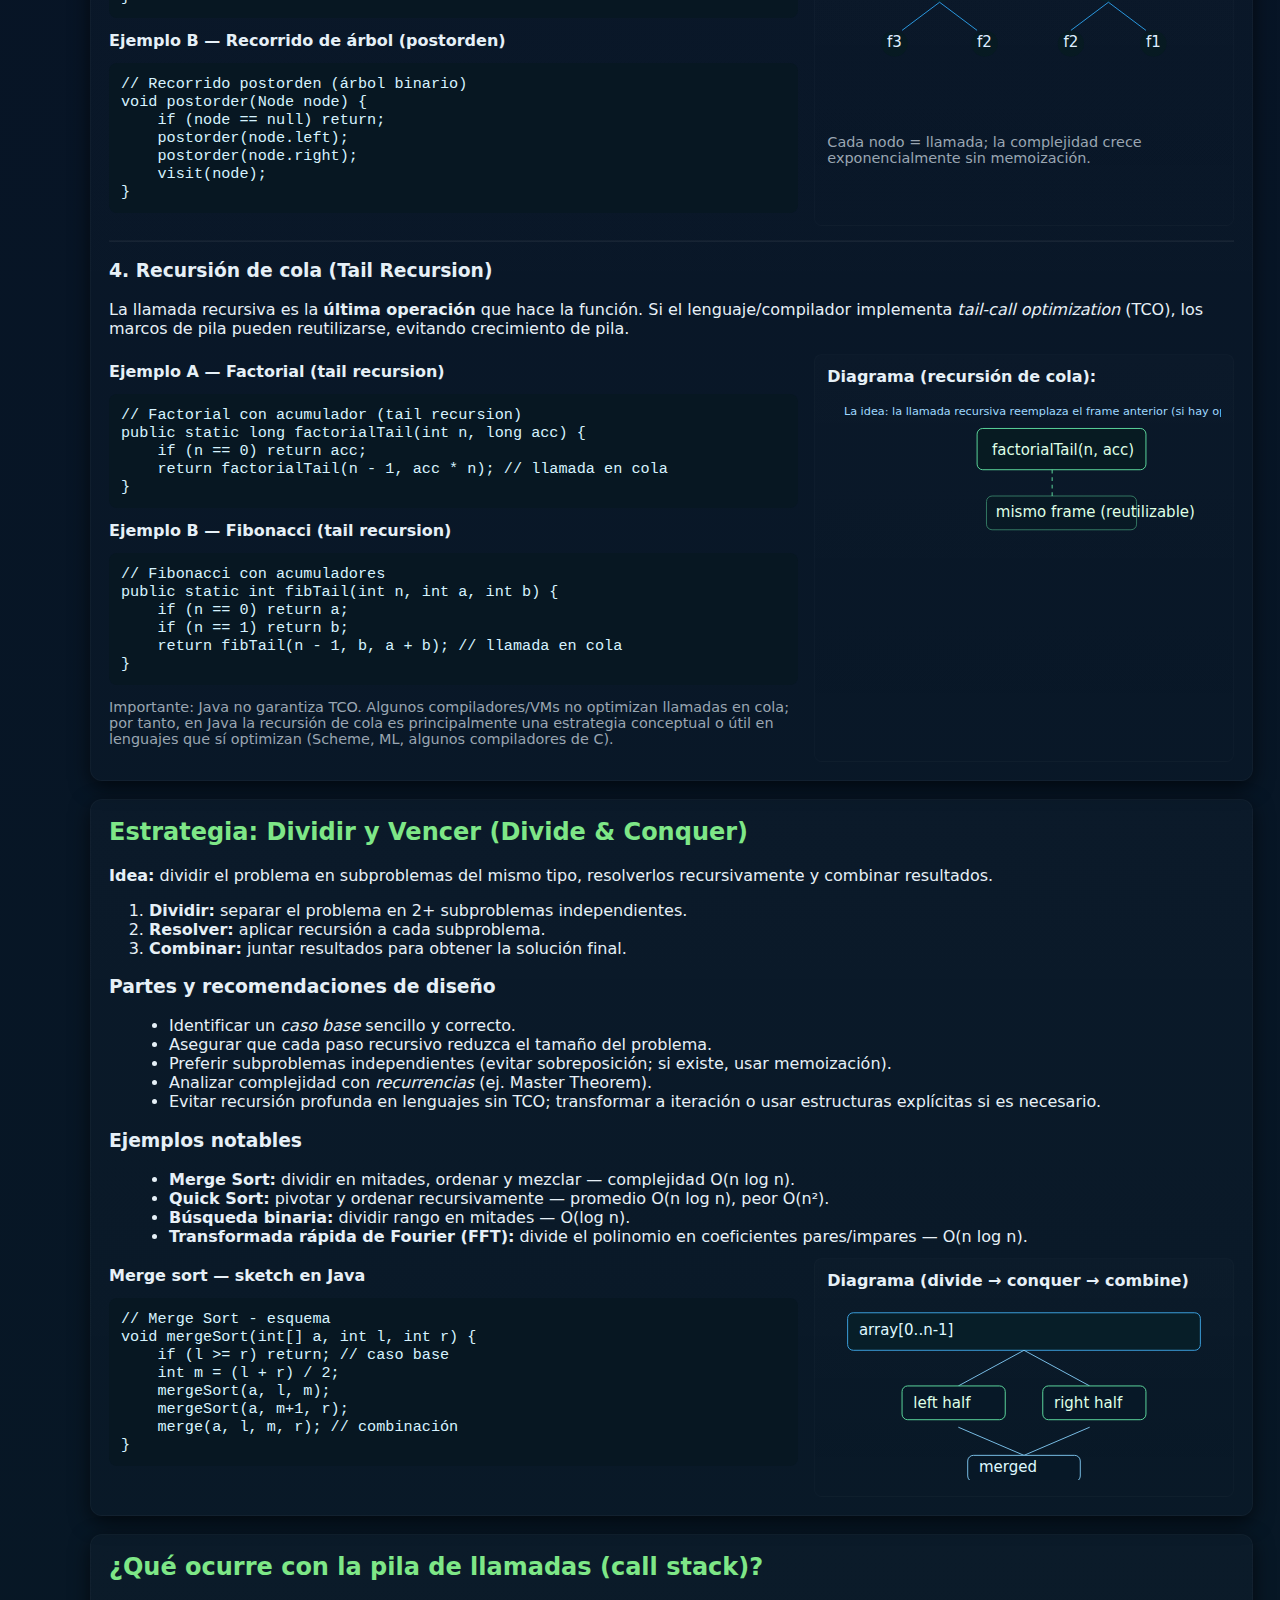
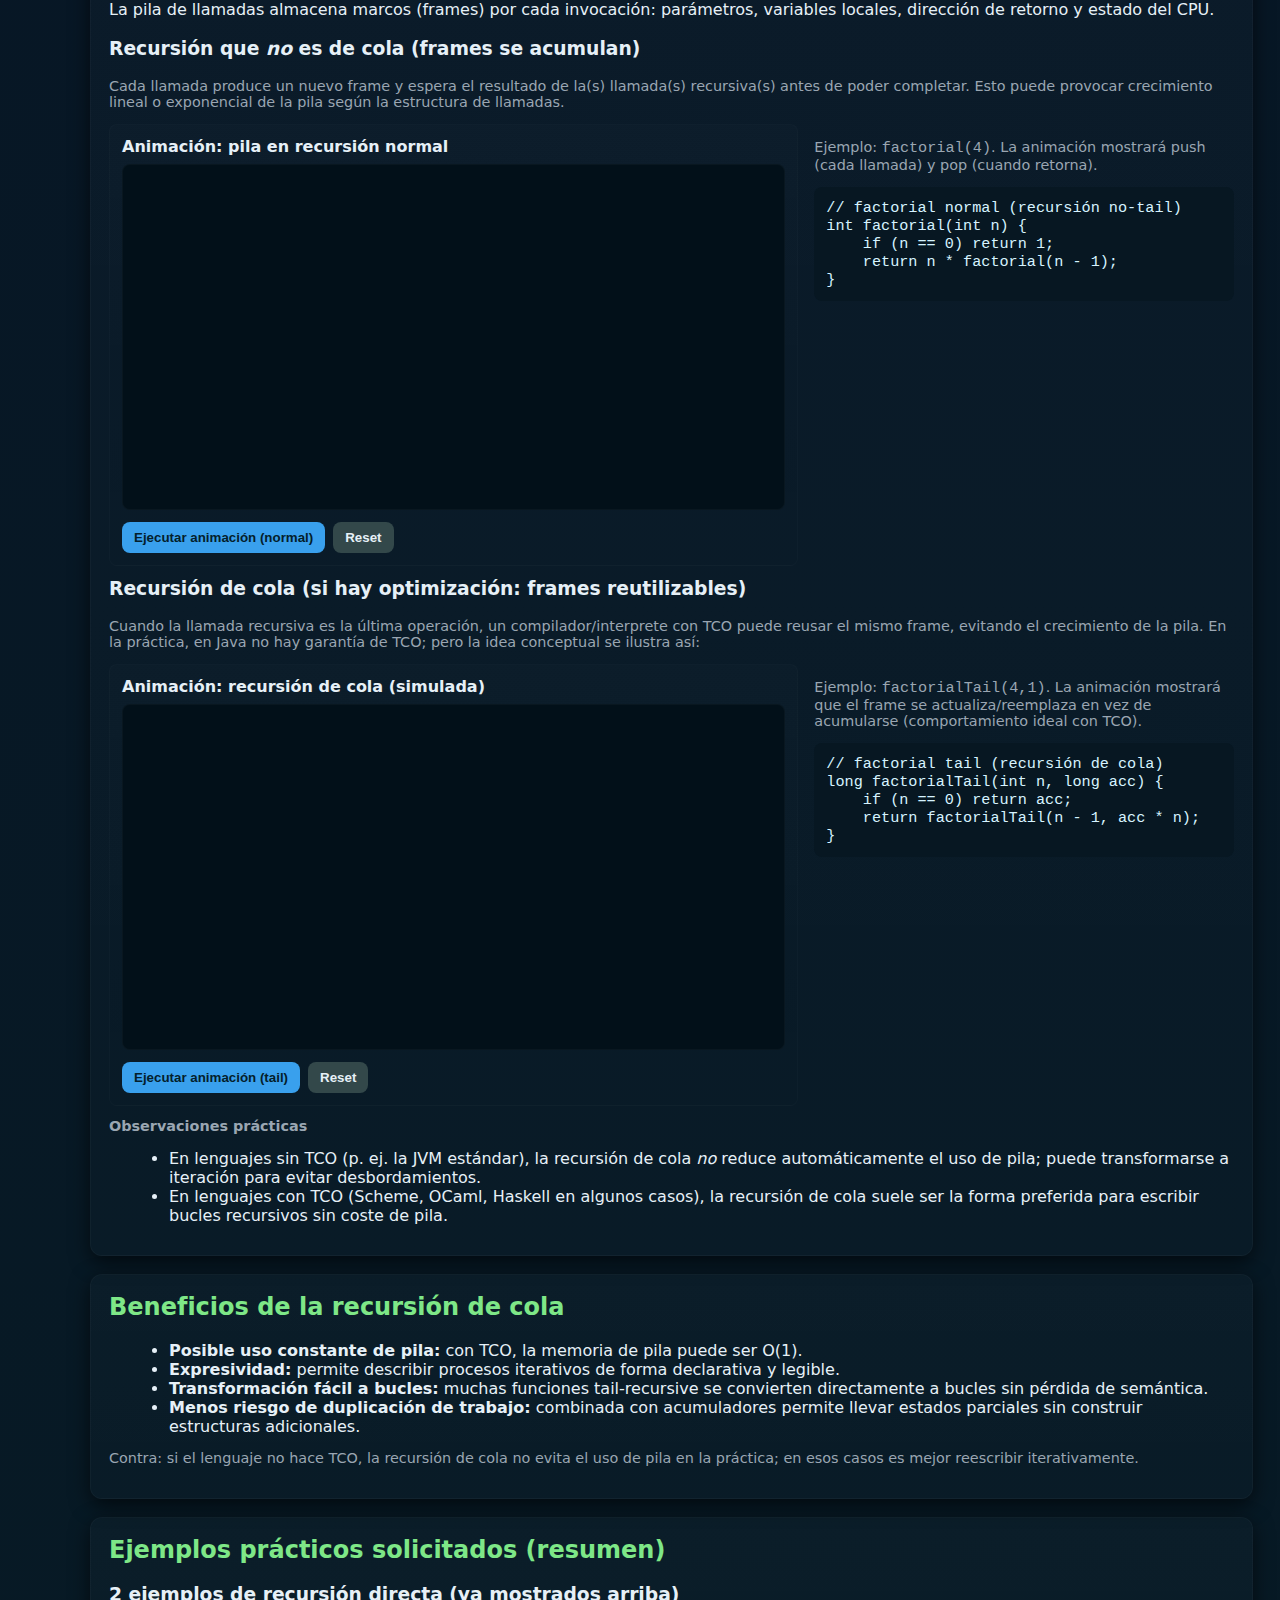
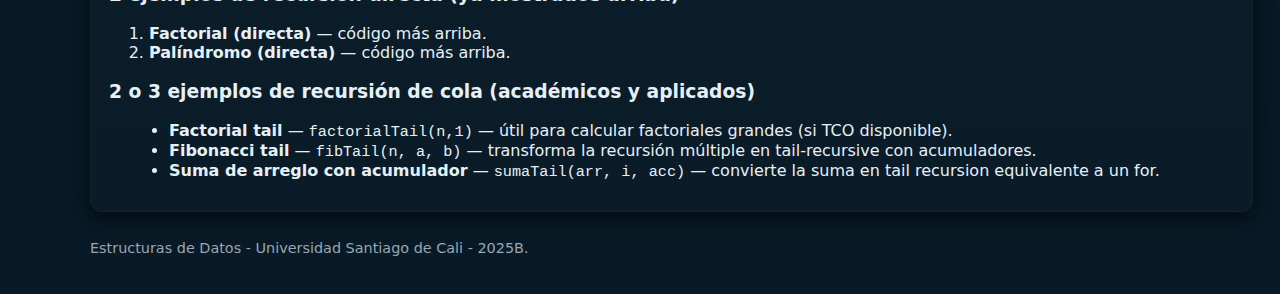
<file: recursion.html>
<!doctype html>
<html lang="es">
<head>
<meta charset="utf-8" />
<meta name="viewport" content="width=device-width,initial-scale=1" />
<title>Resumen académico — Recursión y Recursión de Cola</title>
<style>
  :root{
    --bg:#0f1724; --card:#0b1220; --muted:#9aa6b2; --accent:#39a0ed; --accent2:#7ee787; --white:#e6f0f7;
  }
  body{font-family:system-ui, -apple-system, "Segoe UI", Roboto, "Helvetica Neue", Arial; background:linear-gradient(180deg,#071226 0%, #071a25 100%); color:var(--white); margin:0; padding:24px;}
  header{max-width:1100px; margin:0 auto 18px;}
  h1{font-size:1.9rem; margin:0 0 6px; color:var(--accent);}
  p.lead{color:var(--muted); margin:6px 0 18px;}
  .container{max-width:1100px; margin:0 auto; display:grid; grid-template-columns: 1fr; gap:18px;}
  .card{background:linear-gradient(180deg, rgba(255,255,255,0.02), rgba(255,255,255,0.01)); border:1px solid rgba(255,255,255,0.03); padding:18px; border-radius:12px; box-shadow:0 6px 20px rgba(0,0,0,0.6);}
  h2{color:var(--accent2); margin-top:0;}
  pre{background:#071722; padding:12px; border-radius:8px; overflow:auto; color:#d6f3ff;}
  code{font-family: "Courier New", monospace; font-size:0.95rem;}
  .grid-2{display:grid; grid-template-columns: 1fr 420px; gap:16px;}
  .diagram{background:linear-gradient(180deg, rgba(255,255,255,0.01), transparent); border-radius:8px; padding:12px; border:1px solid rgba(255,255,255,0.02);}
  .btn {background:var(--accent); color:#04202b; padding:8px 12px; border-radius:8px; cursor:pointer; border:none; font-weight:700;}
  .muted{color:var(--muted);}
  ul{margin:8px 0 12px 20px;}
  table{width:100%; border-collapse:collapse; margin:8px 0;}
  td,th{padding:6px 8px; border-bottom:1px dashed rgba(255,255,255,0.03); text-align:left;}
  .small{font-size:0.9rem; color:var(--muted);}
  .example-title{font-weight:700; margin:8px 0;}
  /* Call stack visualizer */
  .stack-area{height:320px; background:#021019; border-radius:8px; padding:12px; overflow:auto; border:1px solid rgba(255,255,255,0.03);}
  .frame{background:linear-gradient(180deg, rgba(255,255,255,0.03), rgba(255,255,255,0.01)); margin:8px 0; padding:10px; border-radius:6px; border-left:4px solid var(--accent); transform-origin:center; transition: transform 300ms, opacity 300ms;}
  .frame.tail{border-left-color:var(--accent2);}
  .controls{display:flex; gap:8px; margin-top:12px; flex-wrap:wrap;}
  footer{max-width:1100px; margin:28px auto 10px; color:var(--muted); font-size:0.9rem;}
  /* responsive */
  @media (max-width:980px){ .grid-2{grid-template-columns: 1fr;} .stack-area{height:240px;} }
</style>
</head>
<body>
<header>
  <h1>Estructuras de Datos - 2025B</h1>
  <p class="lead">Introducción a la recursión con ejemplos.</p>
</header>

<div class="container">

  <!-- WHAT IS -->
  <section class="card" id="what-is">
    <h2>¿Qué es la recursión?</h2>
    <p>
      La <strong>recursión</strong> es una técnica de diseño de algoritmos en la que una función se invoca a sí misma para resolver instancias más pequeñas del mismo problema.
      Un algoritmo recursivo típico tiene:<br>
      <strong>— Caso base:</strong> condición que detiene la recursión; <strong>— Paso recursivo:</strong> reducción del problema; <strong>— Combinación:</strong> ensamblado del resultado.
    </p>
    <p class="small muted">Nota: la recursión es una herramienta conceptual poderosa; en algunos lenguajes y casos puede reemplazarse por iteración. Su uso debe ponderarse por legibilidad, complejidad y limitaciones de pila.</p>
  </section>

  <!-- TYPES -->
  <section class="card" id="types">
    <h2>Tipos de recursión</h2>
    <p class="small muted">A continuación se describen los tipos más importantes con 2 ejemplos Java por tipo.</p>

    <!-- Directa -->
    <div style="margin-top:12px;">
      <h3>1. Recursión directa</h3>
      <p>La función se llama a sí misma dentro de su propia definición. Es la forma más simple.</p>

      <div class="grid-2">
        <div>
          <div class="example-title">Ejemplo A — Factorial (recursión directa)</div>
          <pre><code class="language-java">// Factorial (recursión directa)
public static long factorial(int n) {
    if (n == 0) return 1; // caso base
    return n * factorial(n - 1);
}</code></pre>

          <div class="example-title">Ejemplo B — Palíndromo (recursión directa)</div>
          <pre><code class="language-java">// Palíndromo recursivo
public static boolean esPalindromo(String s, int i, int j) {
    if (i >= j) return true;
    if (s.charAt(i) != s.charAt(j)) return false;
    return esPalindromo(s, i + 1, j - 1);
}</code></pre>
        </div>

        <div class="diagram">
          <strong>Diagrama (recursión directa — pila crece):</strong>
          <svg width="100%" height="220" viewBox="0 0 400 220" xmlns="http://www.w3.org/2000/svg" aria-hidden>
            <!-- stack frames -->
            <rect x="240" y="26" width="140" height="36" rx="6" fill="#081827" stroke="#1b6b99"/>
            <text x="250" y="48" fill="#9fd8ff" font-size="12">factorial(1)</text>

            <rect x="240" y="70" width="140" height="36" rx="6" fill="#081827" stroke="#1b6b99"/>
            <text x="250" y="92" fill="#9fd8ff" font-size="12">factorial(2)</text>

            <rect x="240" y="114" width="140" height="36" rx="6" fill="#081827" stroke="#1b6b99"/>
            <text x="250" y="136" fill="#9fd8ff" font-size="12">factorial(3)</text>

            <rect x="240" y="158" width="140" height="36" rx="6" fill="#081827" stroke="#1b6b99"/>
            <text x="250" y="180" fill="#9fd8ff" font-size="12">factorial(4)</text>

            <line x1="240" y1="22" x2="240" y2="198" stroke="#083241" stroke-width="2" />
            <text x="18" y="34" fill="#bfe7ff" font-size="13">La pila acumula marcos (frames). En recursión directa, cada llamada añade un frame.</text>
          </svg>
        </div>
      </div>
    </div>

    <hr style="opacity:0.06; margin:14px 0;">

    <!-- Indirecta -->
    <div>
      <h3>2. Recursión indirecta (mutua)</h3>
      <p>Dos o más funciones se llaman entre sí; A llama a B y B llama a A.</p>
      <div class="grid-2">
        <div>
          <div class="example-title">Ejemplo A — Par / Impar (mutua)</div>
          <pre><code class="language-java">// Par/Impar (mutua)
public static boolean esPar(int n) {
    if (n == 0) return true;
    return esImpar(n - 1);
}
public static boolean esImpar(int n) {
    if (n == 0) return false;
    return esPar(n - 1);
}</code></pre>

          <div class="example-title">Ejemplo B — Evaluación de gramáticas simples</div>
          <pre><code class="language-java">// Simplificado: A -> b | B c   ;  B -> d | A e
// (demostración conceptual; no parse real)
boolean A(Input i) { return i.consume('b') || (B(i) && i.consume('c')); }
boolean B(Input i) { return i.consume('d') || (A(i) && i.consume('e')); }</code></pre>
        </div>

        <div class="diagram">
          <strong>Diagrama (llamadas mutuas):</strong>
          <svg width="100%" height="220" viewBox="0 0 420 220">
            <rect x="22" y="30" width="160" height="46" fill="#071827" stroke="#3fa6e6" rx="8"/>
            <text x="36" y="58" fill="#cfefff">A() → llama a B()</text>

            <rect x="240" y="30" width="160" height="46" fill="#071827" stroke="#7ee787" rx="8"/>
            <text x="255" y="58" fill="#dfffe6">B() → llama a A()</text>

            <path d="M180 50 C210 60 230 60 240 50" stroke="#7fc6f0" fill="none" stroke-width="2" marker-end="url(#arrow)"/>
            <path d="M240 76 C230 86 210 88 180 76" stroke="#7ee787" fill="none" stroke-width="2" marker-end="url(#arrow2)"/>

            <defs>
              <marker id="arrow" markerWidth="8" markerHeight="8" refX="8" refY="4">
                <path d="M0 0 L8 4 L0 8 z" fill="#7fc6f0"/>
              </marker>
              <marker id="arrow2" markerWidth="8" markerHeight="8" refX="8" refY="4">
                <path d="M0 0 L8 4 L0 8 z" fill="#7ee787"/>
              </marker>
            </defs>
            <text x="18" y="18" fill="#9fd8ff" font-size="12">Mutua: la lógica alterna entre funciones</text>
          </svg>
        </div>
      </div>
    </div>

    <hr style="opacity:0.06; margin:14px 0;">

    <!-- Multiple -->
    <div>
      <h3>3. Recursión múltiple (más de una llamada recursiva dentro de la función)</h3>
      <p>Una función realiza varias llamadas recursivas en su paso recursivo (“árbol de recursión”).</p>

      <div class="grid-2">
        <div>
          <div class="example-title">Ejemplo A — Fibonacci (recursión múltiple)</div>
          <pre><code class="language-java">// Fibonacci (ineficiente, recursión múltiple)
public static int fibonacci(int n) {
    if (n <= 1) return n;
    return fibonacci(n - 1) + fibonacci(n - 2);
}</code></pre>

          <div class="example-title">Ejemplo B — Recorrido de árbol (postorden)</div>
          <pre><code class="language-java">// Recorrido postorden (árbol binario)
void postorder(Node node) {
    if (node == null) return;
    postorder(node.left);
    postorder(node.right);
    visit(node);
}</code></pre>
        </div>

        <div class="diagram">
          <strong>Árbol de llamadas (Fibonacci 5):</strong>
          <svg width="100%" height="220" viewBox="0 0 420 220">
            <!-- root -->
            <circle cx="210" cy="28" r="18" fill="#0b2630"/>
            <text x="203" y="32" fill="#9fd8ff">f5</text>

            <!-- level 1 -->
            <circle cx="120" cy="90" r="16" fill="#07202a"/><text x="112" y="94" fill="#cfefff">f4</text>
            <circle cx="300" cy="90" r="16" fill="#07202a"/><text x="292" y="94" fill="#cfefff">f3</text>

            <!-- level 2 -->
            <circle cx="72" cy="150" r="14" fill="#071a22"/><text x="64" y="154" fill="#dfefff">f3</text>
            <circle cx="168" cy="150" r="14" fill="#071a22"/><text x="160" y="154" fill="#dfefff">f2</text>
            <circle cx="260" cy="150" r="14" fill="#071a22"/><text x="252" y="154" fill="#dfefff">f2</text>
            <circle cx="348" cy="150" r="14" fill="#071a22"/><text x="340" y="154" fill="#dfefff">f1</text>

            <path d="M210 46 L130 74" stroke="#2c9fe9"/>
            <path d="M210 46 L290 74" stroke="#2c9fe9"/>
            <path d="M120 106 L80 136" stroke="#2c9fe9"/>
            <path d="M120 106 L160 136" stroke="#2c9fe9"/>
            <path d="M300 106 L260 136" stroke="#2c9fe9"/>
            <path d="M300 106 L340 136" stroke="#2c9fe9"/>
          </svg>
          <p class="small muted">Cada nodo = llamada; la complejidad crece exponencialmente sin memoización.</p>
        </div>
      </div>
    </div>

    <hr style="opacity:0.06; margin:14px 0;">

    <!-- Tail -->
    <div>
      <h3>4. Recursión de cola (Tail Recursion)</h3>
      <p>
        La llamada recursiva es la <strong>última operación</strong> que hace la función. Si el lenguaje/compilador implementa <em>tail-call optimization</em> (TCO),
        los marcos de pila pueden reutilizarse, evitando crecimiento de pila.
      </p>

      <div class="grid-2">
        <div>
          <div class="example-title">Ejemplo A — Factorial (tail recursion)</div>
          <pre><code class="language-java">// Factorial con acumulador (tail recursion)
public static long factorialTail(int n, long acc) {
    if (n == 0) return acc;
    return factorialTail(n - 1, acc * n); // llamada en cola
}</code></pre>

          <div class="example-title">Ejemplo B — Fibonacci (tail recursion)</div>
          <pre><code class="language-java">// Fibonacci con acumuladores
public static int fibTail(int n, int a, int b) {
    if (n == 0) return a;
    if (n == 1) return b;
    return fibTail(n - 1, b, a + b); // llamada en cola
}</code></pre>

          <p class="small muted">Importante: Java no garantiza TCO. Algunos compiladores/VMs no optimizan llamadas en cola; por tanto, en Java la recursión de cola es principalmente una estrategia conceptual o útil en lenguajes que sí optimizan (Scheme, ML, algunos compiladores de C).</p>
        </div>

        <div class="diagram">
          <strong>Diagrama (recursión de cola):</strong>
          <svg width="100%" height="220" viewBox="0 0 420 220">
            <rect x="160" y="38" width="180" height="44" rx="6" fill="#071b22" stroke="#60e0a2"/>
            <text x="176" y="66" fill="#dfffe6">factorialTail(n, acc)</text>
            <text x="18" y="24" fill="#9fd8ff" font-size="12">La idea: la llamada recursiva reemplaza el frame anterior (si hay optimización TCO)</text>
            <rect x="170" y="110" width="160" height="36" rx="6" fill="#071b22" opacity="0.5" stroke="#60e0a2"/>
            <text x="180" y="132" fill="#dfffe6">mismo frame (reutilizable)</text>
            <path d="M240 82 L240 110" stroke="#60e0a2" stroke-dasharray="4 4"/>
          </svg>
        </div>
      </div>
    </div>

  </section>

  <!-- DIVIDE AND CONQUER -->
  <section class="card" id="divide-conquer">
    <h2>Estrategia: Dividir y Vencer (Divide & Conquer)</h2>
    <p>
      <strong>Idea:</strong> dividir el problema en subproblemas del mismo tipo, resolverlos recursivamente y combinar resultados.
    </p>
    <ol>
      <li><strong>Dividir:</strong> separar el problema en 2+ subproblemas independientes.</li>
      <li><strong>Resolver:</strong> aplicar recursión a cada subproblema.</li>
      <li><strong>Combinar:</strong> juntar resultados para obtener la solución final.</li>
    </ol>

    <h3>Partes y recomendaciones de diseño</h3>
    <ul>
      <li>Identificar un <em>caso base</em> sencillo y correcto.</li>
      <li>Asegurar que cada paso recursivo reduzca el tamaño del problema.</li>
      <li>Preferir subproblemas independientes (evitar sobreposición; si existe, usar memoización).</li>
      <li>Analizar complejidad con <em>recurrencias</em> (ej. Master Theorem).</li>
      <li>Evitar recursión profunda en lenguajes sin TCO; transformar a iteración o usar estructuras explícitas si es necesario.</li>
    </ul>

    <h3>Ejemplos notables</h3>
    <ul>
      <li><strong>Merge Sort:</strong> dividir en mitades, ordenar y mezclar — complejidad O(n log n).</li>
      <li><strong>Quick Sort:</strong> pivotar y ordenar recursivamente — promedio O(n log n), peor O(n²).</li>
      <li><strong>Búsqueda binaria:</strong> dividir rango en mitades — O(log n).</li>
      <li><strong>Transformada rápida de Fourier (FFT):</strong> divide el polinomio en coeficientes pares/impares — O(n log n).</li>
    </ul>

    <div class="grid-2">
      <div>
        <div class="example-title">Merge sort — sketch en Java</div>
        <pre><code class="language-java">// Merge Sort - esquema
void mergeSort(int[] a, int l, int r) {
    if (l >= r) return; // caso base
    int m = (l + r) / 2;
    mergeSort(a, l, m);
    mergeSort(a, m+1, r);
    merge(a, l, m, r); // combinación
}</code></pre>
      </div>
      <div class="diagram">
        <strong>Diagrama (divide → conquer → combine)</strong>
        <svg width="100%" height="190" viewBox="0 0 420 190">
          <rect x="22" y="18" width="376" height="40" rx="6" fill="#071e28" stroke="#3fa6e6"/>
          <text x="34" y="42" fill="#dff8ff">array[0..n-1]</text>

          <path d="M210 58 L140 96" stroke="#7fc6f0"/>
          <path d="M210 58 L280 96" stroke="#7fc6f0"/>

          <rect x="80" y="96" width="110" height="36" rx="6" fill="#071827" stroke="#60e0a2"/><text x="92" y="120" fill="#dfffe6">left half</text>
          <rect x="230" y="96" width="110" height="36" rx="6" fill="#071827" stroke="#60e0a2"/><text x="242" y="120" fill="#dfffe6">right half</text>

          <path d="M140 140 L210 170" stroke="#7fc6f0"/>
          <path d="M280 140 L210 170" stroke="#7fc6f0"/>
          <rect x="150" y="170" width="120" height="28" rx="6" fill="#071827" stroke="#7fc6f0"/><text x="162" y="188" fill="#dff8ff">merged</text>
        </svg>
      </div>
    </div>
  </section>

  <!-- CALL STACK -->
  <section class="card" id="call-stack">
    <h2>¿Qué ocurre con la pila de llamadas (call stack)?</h2>
    <p>La pila de llamadas almacena marcos (frames) por cada invocación: parámetros, variables locales, dirección de retorno y estado del CPU.</p>

    <h3>Recursión que <em>no</em> es de cola (frames se acumulan)</h3>
    <p class="small muted">Cada llamada produce un nuevo frame y espera el resultado de la(s) llamada(s) recursiva(s) antes de poder completar. Esto puede provocar crecimiento lineal o exponencial de la pila según la estructura de llamadas.</p>

    <div class="grid-2">
      <div>
        <div class="diagram">
          <strong>Animación: pila en recursión normal</strong>
          <div style="margin-top:8px;">
            <div id="stackNormal" class="stack-area" aria-live="polite"></div>
            <div class="controls">
              <button class="btn" onclick="runNormal()">Ejecutar animación (normal)</button>
              <button class="btn" onclick="resetNormal()" style="background:#33484a;color:var(--white)">Reset</button>
            </div>
          </div>
        </div>
      </div>

      <div>
        <p class="small muted">Ejemplo: <code>factorial(4)</code>. La animación mostrará push (cada llamada) y pop (cuando retorna).</p>
        <pre><code class="language-java">// factorial normal (recursión no-tail)
int factorial(int n) {
    if (n == 0) return 1;
    return n * factorial(n - 1);
}</code></pre>
      </div>
    </div>

    <h3 style="margin-top:12px;">Recursión de cola (si hay optimización: frames reutilizables)</h3>
    <p class="small muted">Cuando la llamada recursiva es la última operación, un compilador/interprete con TCO puede reusar el mismo frame, evitando el crecimiento de la pila. En la práctica, en Java no hay garantía de TCO; pero la idea conceptual se ilustra así:</p>

    <div class="grid-2" style="margin-top:8px;">
      <div>
        <div class="diagram">
          <strong>Animación: recursión de cola (simulada)</strong>
          <div style="margin-top:8px;">
            <div id="stackTail" class="stack-area" aria-live="polite"></div>
            <div class="controls">
              <button class="btn" onclick="runTail()">Ejecutar animación (tail)</button>
              <button class="btn" onclick="resetTail()" style="background:#33484a;color:var(--white)">Reset</button>
            </div>
          </div>
        </div>
      </div>

      <div>
        <p class="small muted">Ejemplo: <code>factorialTail(4,1)</code>. La animación mostrará que el frame se actualiza/reemplaza en vez de acumularse (comportamiento ideal con TCO).</p>
        <pre><code class="language-java">// factorial tail (recursión de cola)
long factorialTail(int n, long acc) {
    if (n == 0) return acc;
    return factorialTail(n - 1, acc * n);
}</code></pre>
      </div>
    </div>

    <h3 class="small muted" style="margin-top:12px;">Observaciones prácticas</h3>
    <ul>
      <li>En lenguajes sin TCO (p. ej. la JVM estándar), la recursión de cola <em>no</em> reduce automáticamente el uso de pila; puede transformarse a iteración para evitar desbordamientos.</li>
      <li>En lenguajes con TCO (Scheme, OCaml, Haskell en algunos casos), la recursión de cola suele ser la forma preferida para escribir bucles recursivos sin coste de pila.</li>
    </ul>
  </section>

  <!-- BENEFITS -->
  <section class="card" id="benefits">
    <h2>Beneficios de la recursión de cola</h2>
    <ul>
      <li><strong>Posible uso constante de pila:</strong> con TCO, la memoria de pila puede ser O(1).</li>
      <li><strong>Expresividad:</strong> permite describir procesos iterativos de forma declarativa y legible.</li>
      <li><strong>Transformación fácil a bucles:</strong> muchas funciones tail-recursive se convierten directamente a bucles sin pérdida de semántica.</li>
      <li><strong>Menos riesgo de duplicación de trabajo:</strong> combinada con acumuladores permite llevar estados parciales sin construir estructuras adicionales.</li>
    </ul>
    <p class="small muted">Contra: si el lenguaje no hace TCO, la recursión de cola no evita el uso de pila en la práctica; en esos casos es mejor reescribir iterativamente.</p>
  </section>

  <!-- PRACTICAL EXAMPLES: DIRECT AND TAIL -->
  <section class="card" id="practical">
    <h2>Ejemplos prácticos solicitados (resumen)</h2>

    <h3>2 ejemplos de recursión directa (ya mostrados arriba)</h3>
    <ol>
      <li><strong>Factorial (directa)</strong> — código más arriba.</li>
      <li><strong>Palíndromo (directa)</strong> — código más arriba.</li>
    </ol>

    <h3>2 o 3 ejemplos de recursión de cola (académicos y aplicados)</h3>
    <ul>
      <li><strong>Factorial tail</strong> — <code>factorialTail(n,1)</code> — útil para calcular factoriales grandes (si TCO disponible).</li>
      <li><strong>Fibonacci tail</strong> — <code>fibTail(n, a, b)</code> — transforma la recursión múltiple en tail-recursive con acumuladores.</li>
      <li><strong>Suma de arreglo con acumulador</strong> — <code>sumaTail(arr, i, acc)</code> — convierte la suma en tail recursion equivalente a un for.</li>
    </ul>

   
  </section>

</div>

<footer>
  <p>Estructuras de Datos - Universidad Santiago de Cali - 2025B.</p>
</footer>

<script>
/* -----------------------------
   Animadores de pila (simulación)
   - runNormal simula el apilar frames en recursión normal
   - runTail simula actualización de frame en recursión de cola (si hubiera TCO)
   Estas animaciones son pedagógicas (visualización).
   ----------------------------- */

function makeFrame(text, tail) {
  const f = document.createElement('div');
  f.className = 'frame' + (tail ? ' tail' : '');
  f.textContent = text;
  f.style.opacity = '0';
  f.style.transform = 'translateY(-8px) scale(0.98)';
  return f;
}

/* ---------- NORMAL ---------- */
const stackNormal = document.getElementById('stackNormal');
let normalRunning = false;
let normalTimeouts = [];

function resetNormal(){
  normalRunning = false;
  normalTimeouts.forEach(t => clearTimeout(t));
  normalTimeouts = [];
  stackNormal.innerHTML = '';
}

function runNormal(){
  if(normalRunning) return;
  resetNormal();
  normalRunning = true;
  // Simular factorial(4): push frames 4 -> 3 -> 2 -> 1 -> 0 then pop back
  const calls = ['factorial(4)','factorial(3)','factorial(2)','factorial(1)','factorial(0)'];
  // push sequence
  calls.forEach((c, idx) => {
    normalTimeouts.push(setTimeout(()=> {
      const frame = makeFrame(c,false);
      stackNormal.prepend(frame);
      requestAnimationFrame(()=> { frame.style.opacity='1'; frame.style.transform='translateY(0) scale(1)'; });
    }, idx * 600));
  });
  // pop sequence
  calls.slice().reverse().forEach((c, idx) => {
    normalTimeouts.push(setTimeout(()=> {
      // añadir una nota de return encima
      const frame = stackNormal.firstChild;
      if(frame){
        frame.style.opacity='0';
        frame.style.transform='translateX(20px) scale(0.96)';
        setTimeout(()=> { if(frame.parentNode) frame.parentNode.removeChild(frame); }, 300);
      }
      // push message about returning
      const ret = makeFrame('return from ' + c, true);
      stackNormal.prepend(ret);
      requestAnimationFrame(()=> { ret.style.opacity='1'; ret.style.transform='translateY(0) scale(1)'; });
      setTimeout(()=> {
        ret.style.opacity='0';
        ret.style.transform='translateX(20px) scale(0.96)';
        setTimeout(()=> { if(ret.parentNode) ret.parentNode.removeChild(ret); }, 300);
      }, 500);
    }, calls.length * 600 + idx * 600 + 200));
  });
  // end
  normalTimeouts.push(setTimeout(()=> { normalRunning=false; }, calls.length * 600 + calls.length * 600 + 500));
}

/* ---------- TAIL (simulada) ---------- */
const stackTail = document.getElementById('stackTail');
let tailRunning=false;
let tailTimeouts=[];

function resetTail(){
  tailRunning=false;
  tailTimeouts.forEach(t=>clearTimeout(t));
  tailTimeouts=[];
  stackTail.innerHTML='';
}

function runTail(){
  if(tailRunning) return;
  resetTail();
  tailRunning=true;
  // Simular factorialTail(4,1): show single frame being updated
  const states = ['(n=4, acc=1)','(n=3, acc=4)','(n=2, acc=12)','(n=1, acc=24)','(n=0, acc=24)'];
  const frame = makeFrame('factorialTail ' + states[0], true);
  stackTail.prepend(frame);
  requestAnimationFrame(()=> { frame.style.opacity='1'; frame.style.transform='translateY(0) scale(1)'; });
  states.slice(1).forEach((s, idx) => {
    tailTimeouts.push(setTimeout(()=> {
      // animate replacing content (simulate frame reuse)
      frame.style.transform='scale(0.98)';
      frame.style.opacity='0.7';
      setTimeout(()=> {
        frame.textContent = 'factorialTail ' + s;
        frame.style.transform='scale(1)';
        frame.style.opacity='1';
      }, 180);
    }, (idx+1) * 700));
  });
  tailTimeouts.push(setTimeout(()=> { // final return display
    const ret = makeFrame('return: 24', true);
    stackTail.prepend(ret);
    requestAnimationFrame(()=> { ret.style.opacity='1'; ret.style.transform='translateY(0) scale(1)'; });
    setTimeout(()=> {
      ret.style.opacity='0';
      ret.style.transform='translateX(20px)';
      setTimeout(()=> { if(ret.parentNode) ret.parentNode.removeChild(ret); }, 300);
      resetTail();
    }, 900);
  }, states.length * 700 + 120));
}

/* Cleanup on unload */
window.addEventListener('beforeunload', ()=>{ resetNormal(); resetTail(); });

</script>
</body>
</html>
</file>
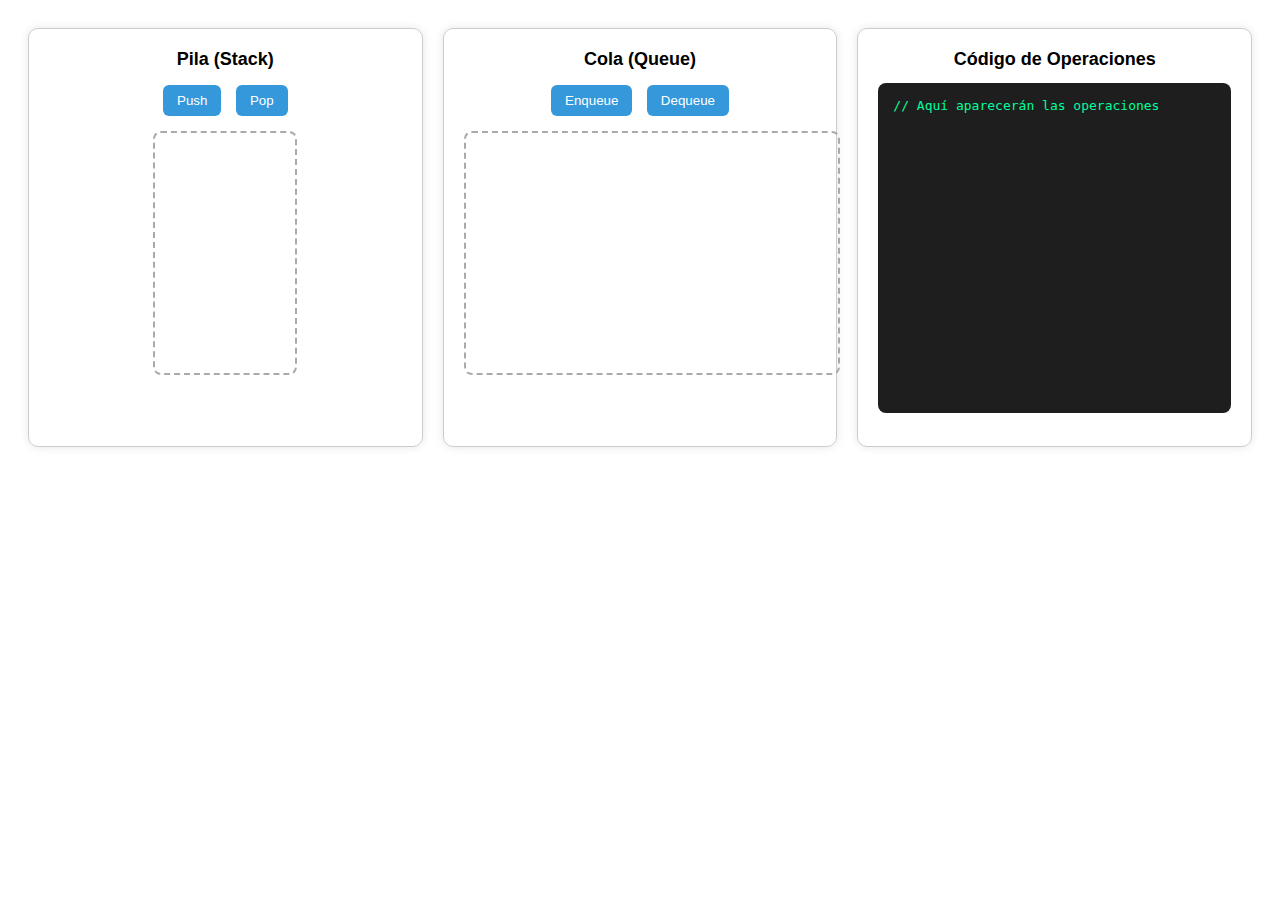
<file: stacksandqs.html>
<!DOCTYPE html>
<html lang="es">
<head>
  <meta charset="UTF-8">
  <title>Pila y Cola Animadas</title>
  <style>
    body {
      font-family: Arial, sans-serif;
      display: flex;
      gap: 20px;
      padding: 20px;
    }
    .container {
      flex: 1;
      border: 1px solid #ccc;
      padding: 20px;
      border-radius: 10px;
      box-shadow: 0 0 10px rgba(0,0,0,0.1);
    }
    .title {
      font-size: 18px;
      font-weight: bold;
      margin-bottom: 10px;
      text-align: center;
    }
    .stack, .queue {
      display: flex;
      justify-content: center;
      align-items: flex-end;
      height: 220px;
      border: 2px dashed #aaa;
      border-radius: 8px;
      margin-bottom: 15px;
      padding: 10px;
      overflow: hidden;
    }
    .stack {
      flex-direction: column-reverse;
      width: 120px;
      margin: auto;
    }
    .queue {
      flex-direction: row;
      width: 100%;
    }
    .box {
      width: 60px;
      height: 40px;
      background-color: #3498db;
      color: white;
      display: flex;
      justify-content: center;
      align-items: center;
      border-radius: 6px;
      margin: 4px;
      font-weight: bold;
      transition: all 0.5s ease;
    }
    .controls {
      text-align: center;
      margin-bottom: 10px;
    }
    button {
      margin: 5px;
      padding: 8px 14px;
      background-color: #3498db;
      color: white;
      border: none;
      border-radius: 6px;
      cursor: pointer;
    }
    button:hover {
      background-color: #2980b9;
    }
    pre {
      background: #1e1e1e;
      color: #00ff9d;
      padding: 15px;
      border-radius: 8px;
      height: 300px;
      overflow: auto;
    }
  </style>
</head>
<body>
  <div class="container">
    <div class="title">Pila (Stack)</div>
    <div class="controls">
      <button onclick="pushStack()">Push</button>
      <button onclick="popStack()">Pop</button>
    </div>
    <div class="stack" id="stack"></div>
  </div>

  <div class="container">
    <div class="title">Cola (Queue)</div>
    <div class="controls">
      <button onclick="enqueue()">Enqueue</button>
      <button onclick="dequeue()">Dequeue</button>
    </div>
    <div class="queue" id="queue"></div>
  </div>

  <div class="container">
    <div class="title">Código de Operaciones</div>
    <pre id="codePanel">// Aquí aparecerán las operaciones
    </pre>
  </div>

  <script>
    let stack = [];
    let queue = [];
    let value = 1;

    function updateCode(code) {
      document.getElementById('codePanel').textContent = code;
    }

    function pushStack() {
      if(stack.length >= 5) return;
      stack.push(value);
      const box = document.createElement('div');
      box.className = 'box';
      box.textContent = value++;
      document.getElementById('stack').appendChild(box);
      updateCode("stack.push(x);");
    }

    function popStack() {
      if(stack.length === 0) return;
      stack.pop();
      const stackDiv = document.getElementById('stack');
      stackDiv.removeChild(stackDiv.lastChild);
      updateCode("stack.pop();");
    }

    function enqueue() {
      if(queue.length >= 7) return;
      queue.push(value);
      const box = document.createElement('div');
      box.className = 'box';
      box.textContent = value++;
      document.getElementById('queue').appendChild(box);
      updateCode("queue.enqueue(x);");
    }

    function dequeue() {
      if(queue.length === 0) return;
      queue.shift();
      const queueDiv = document.getElementById('queue');
      queueDiv.removeChild(queueDiv.firstChild);
      updateCode("queue.dequeue();");
    }
  </script>
</body>
</html>
</file>
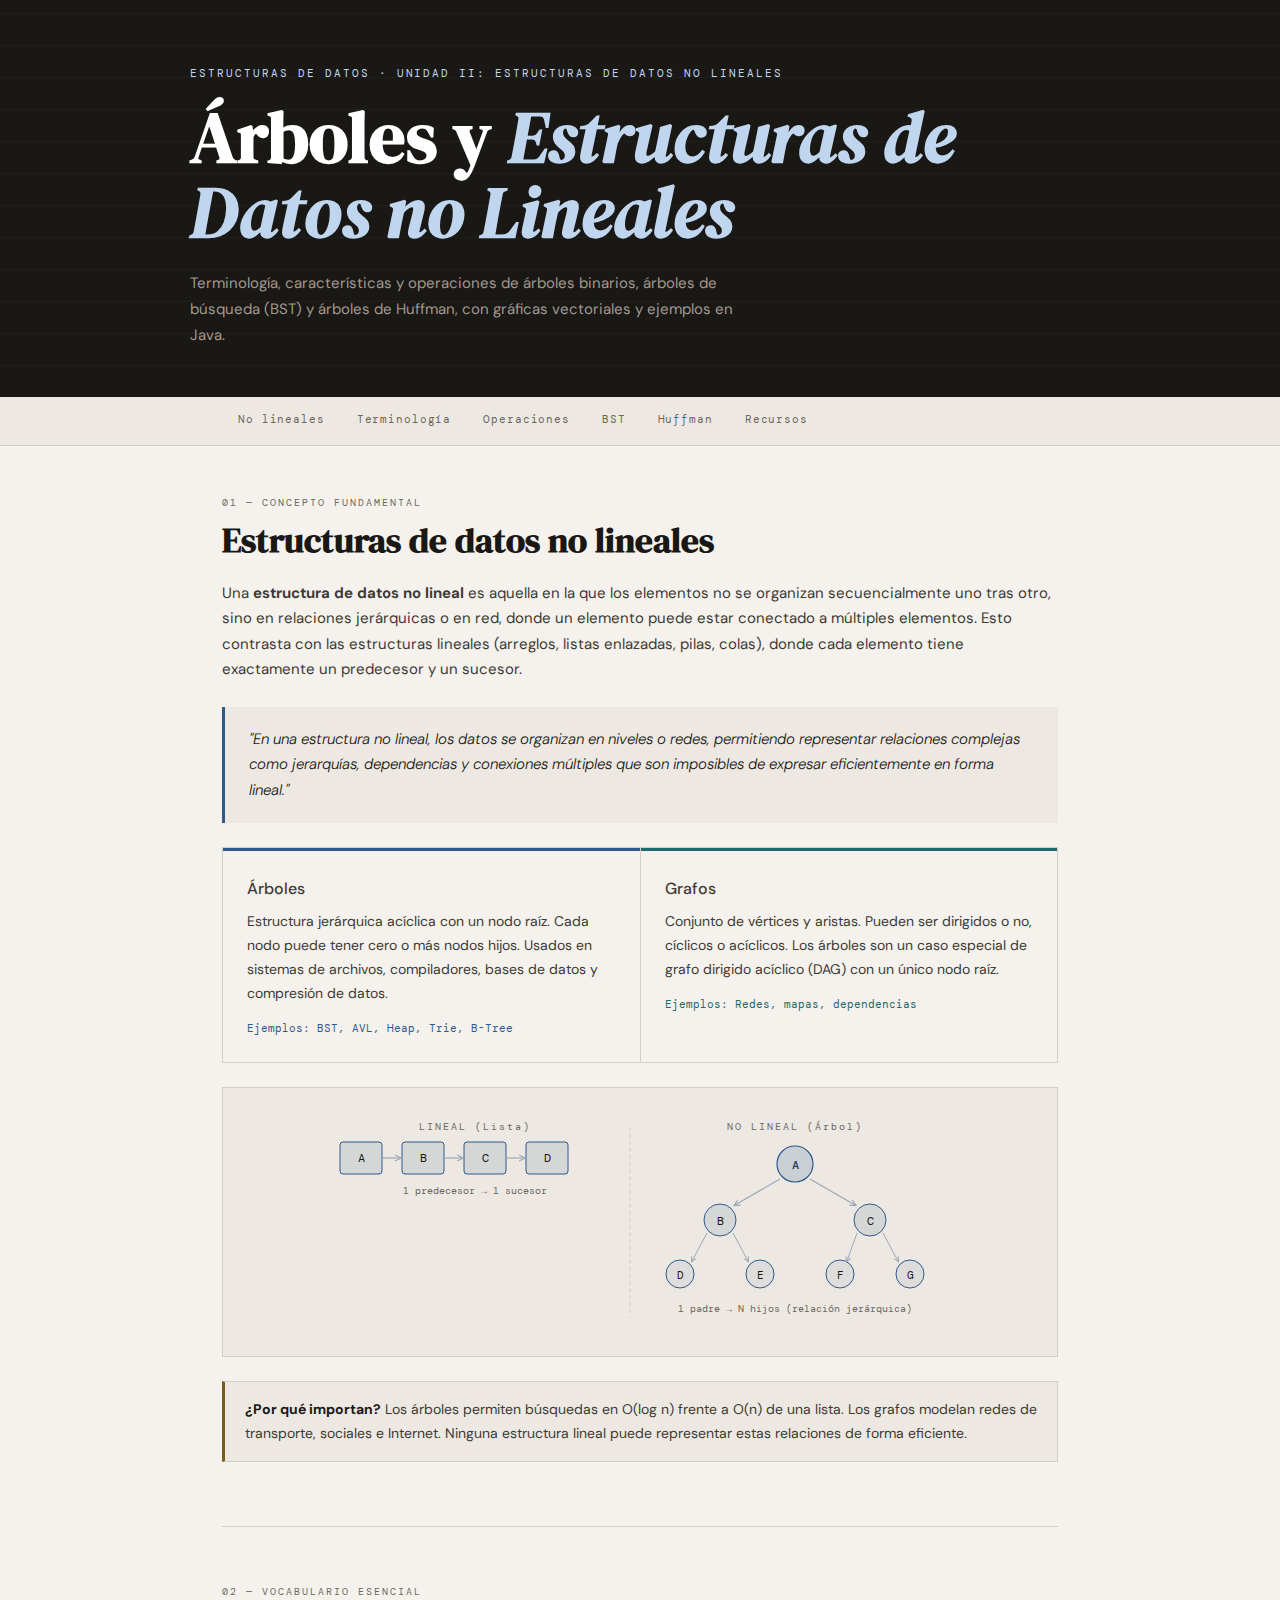
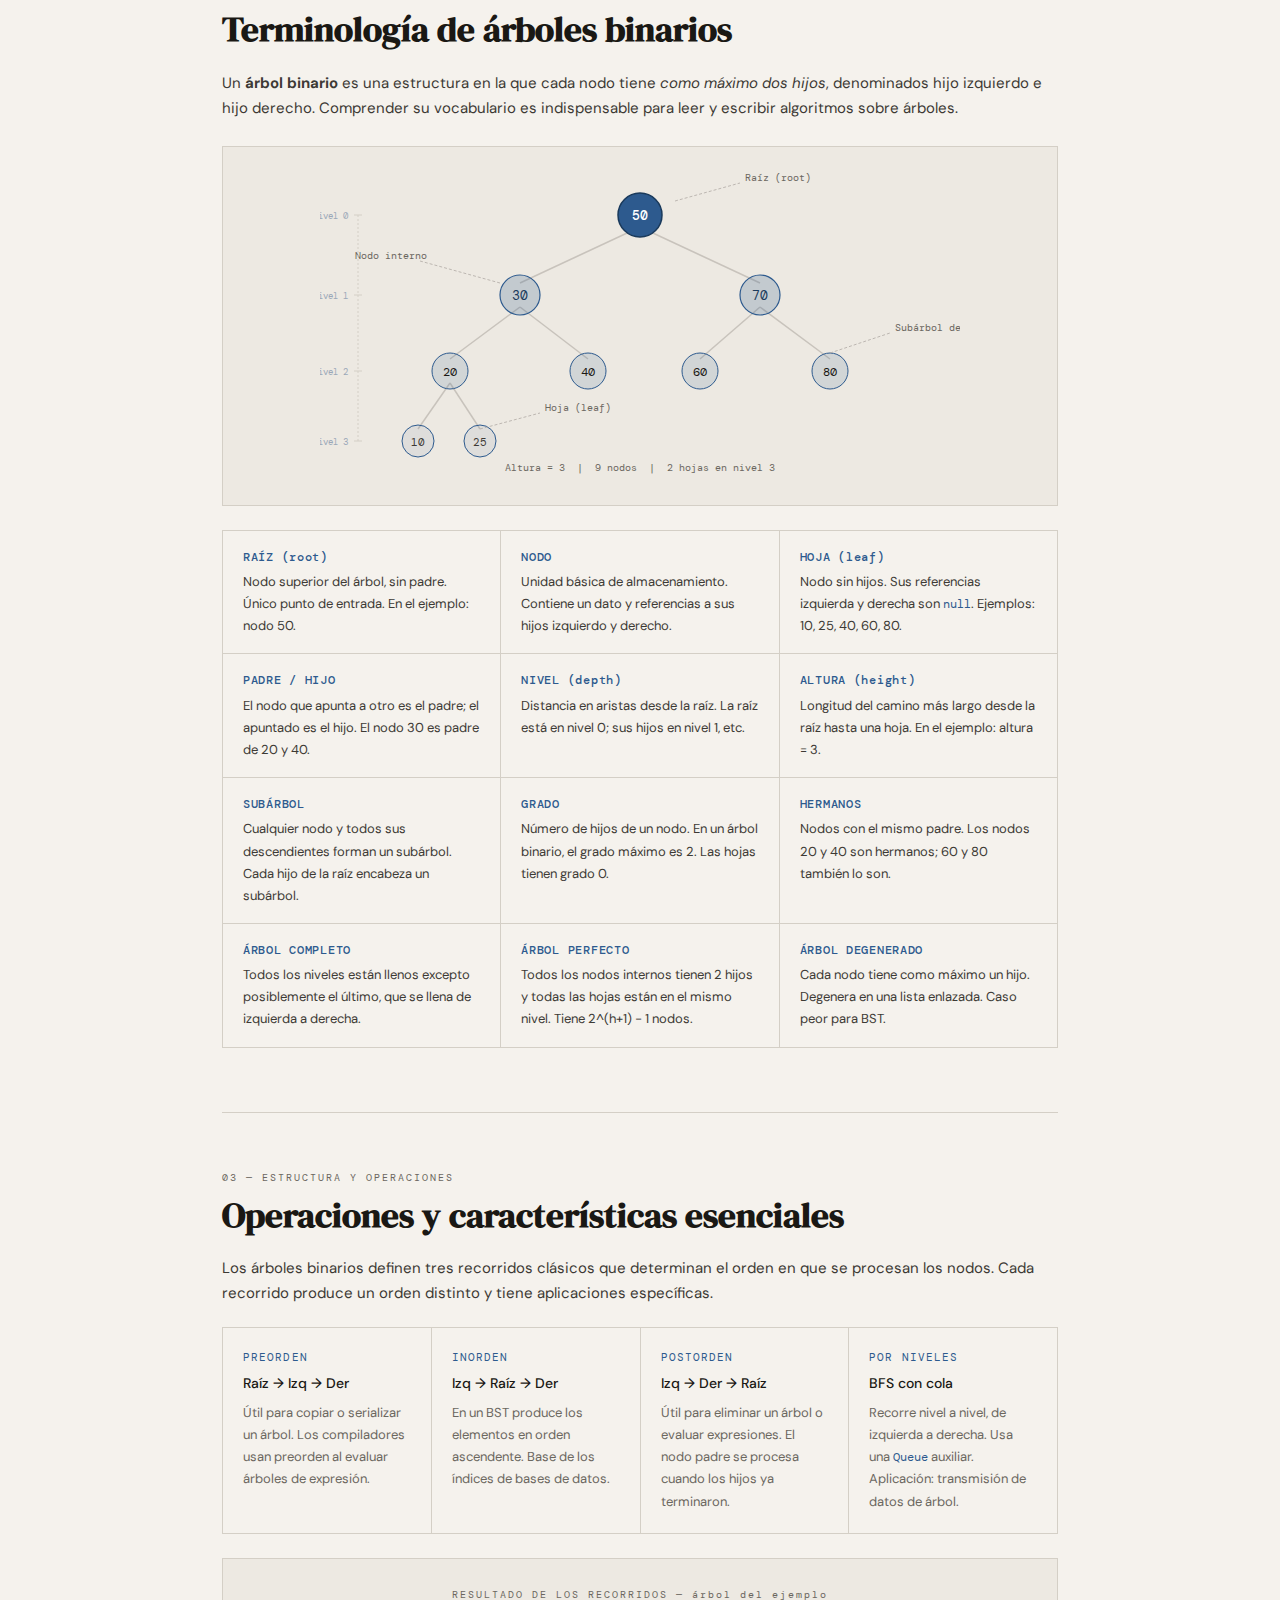
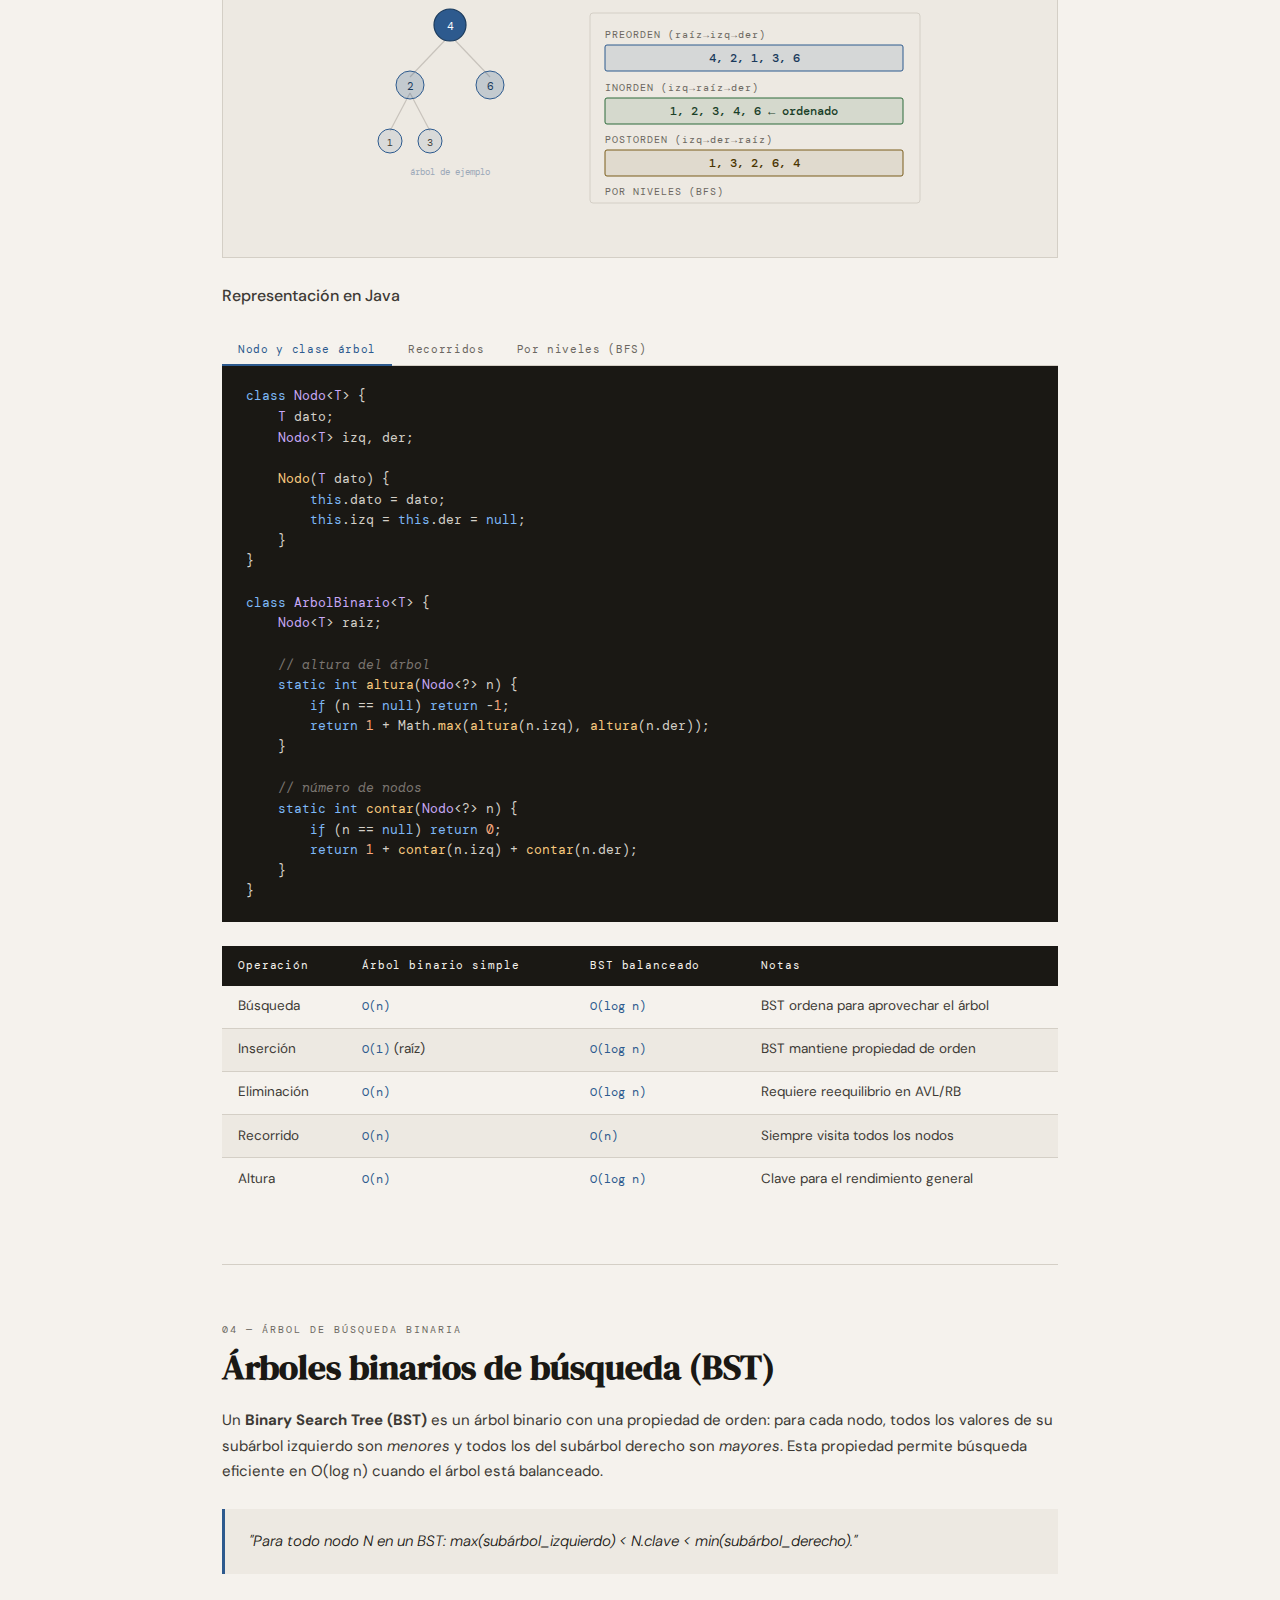
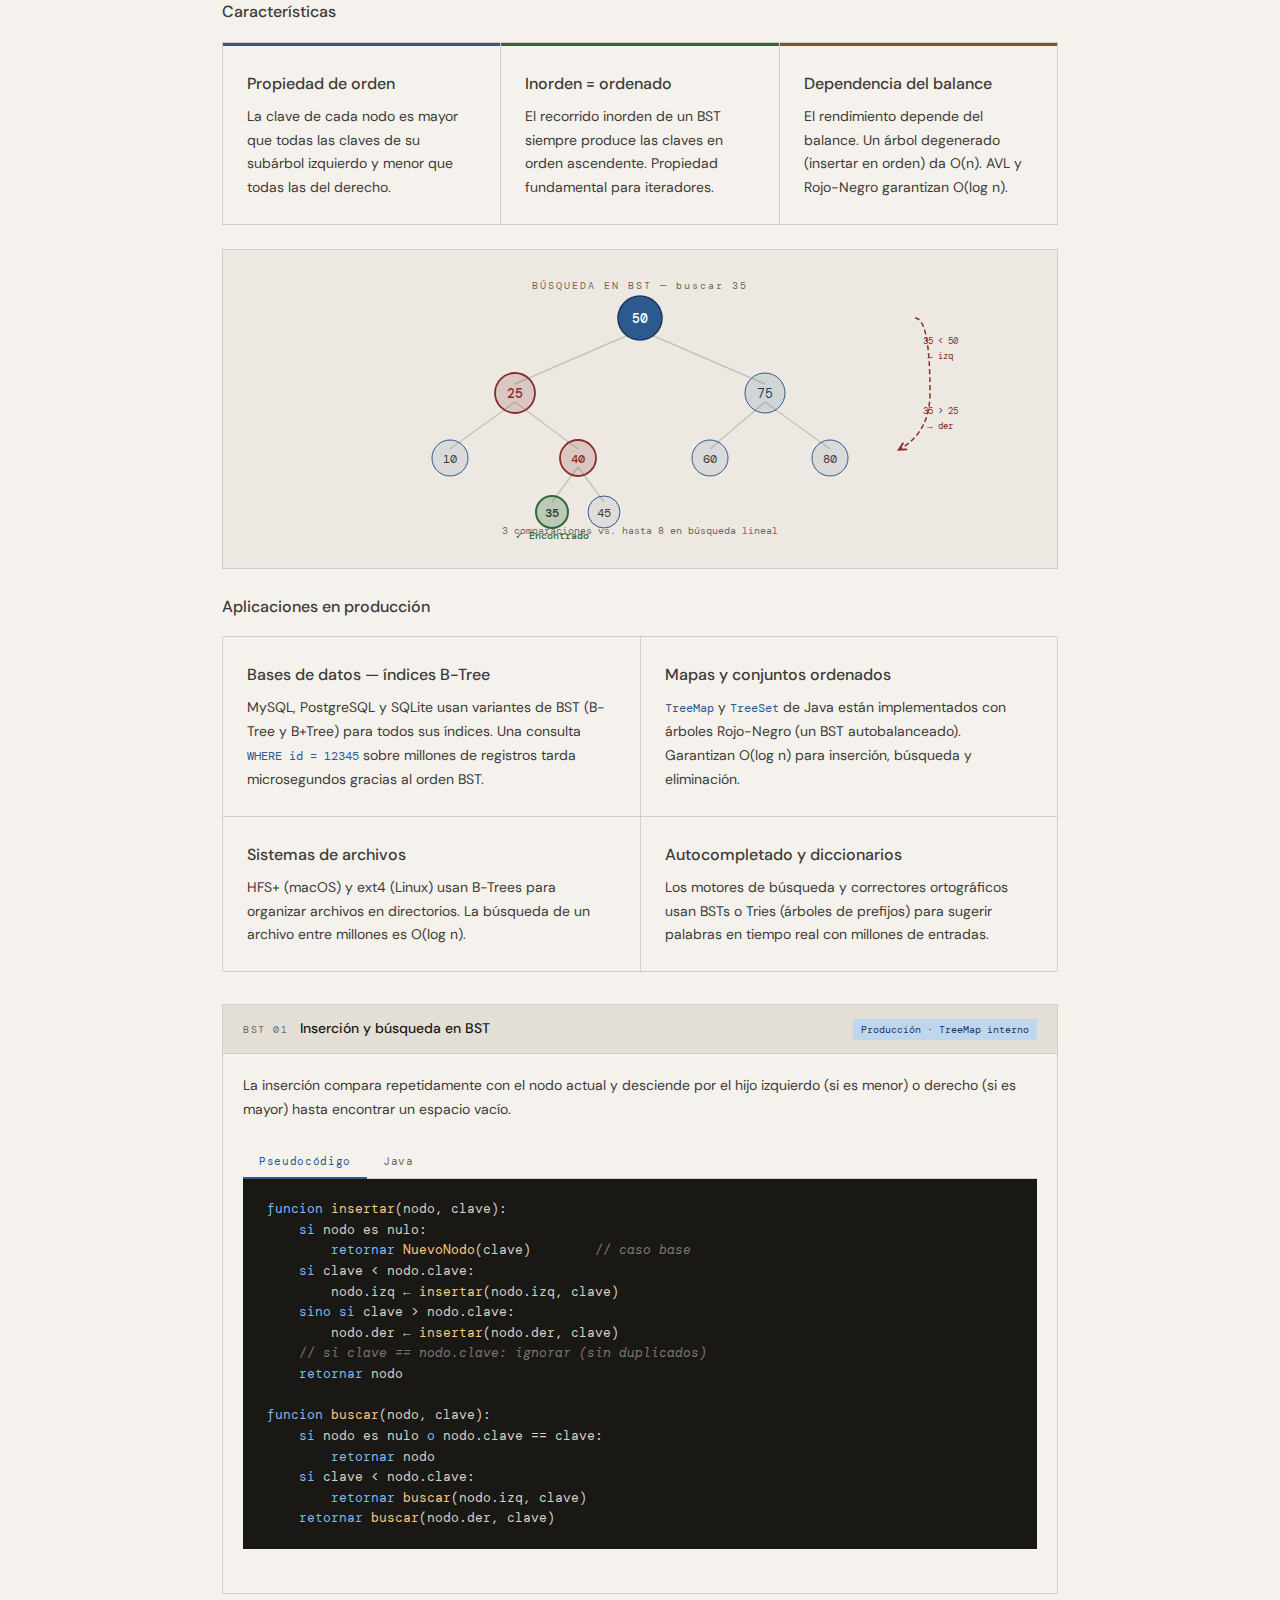
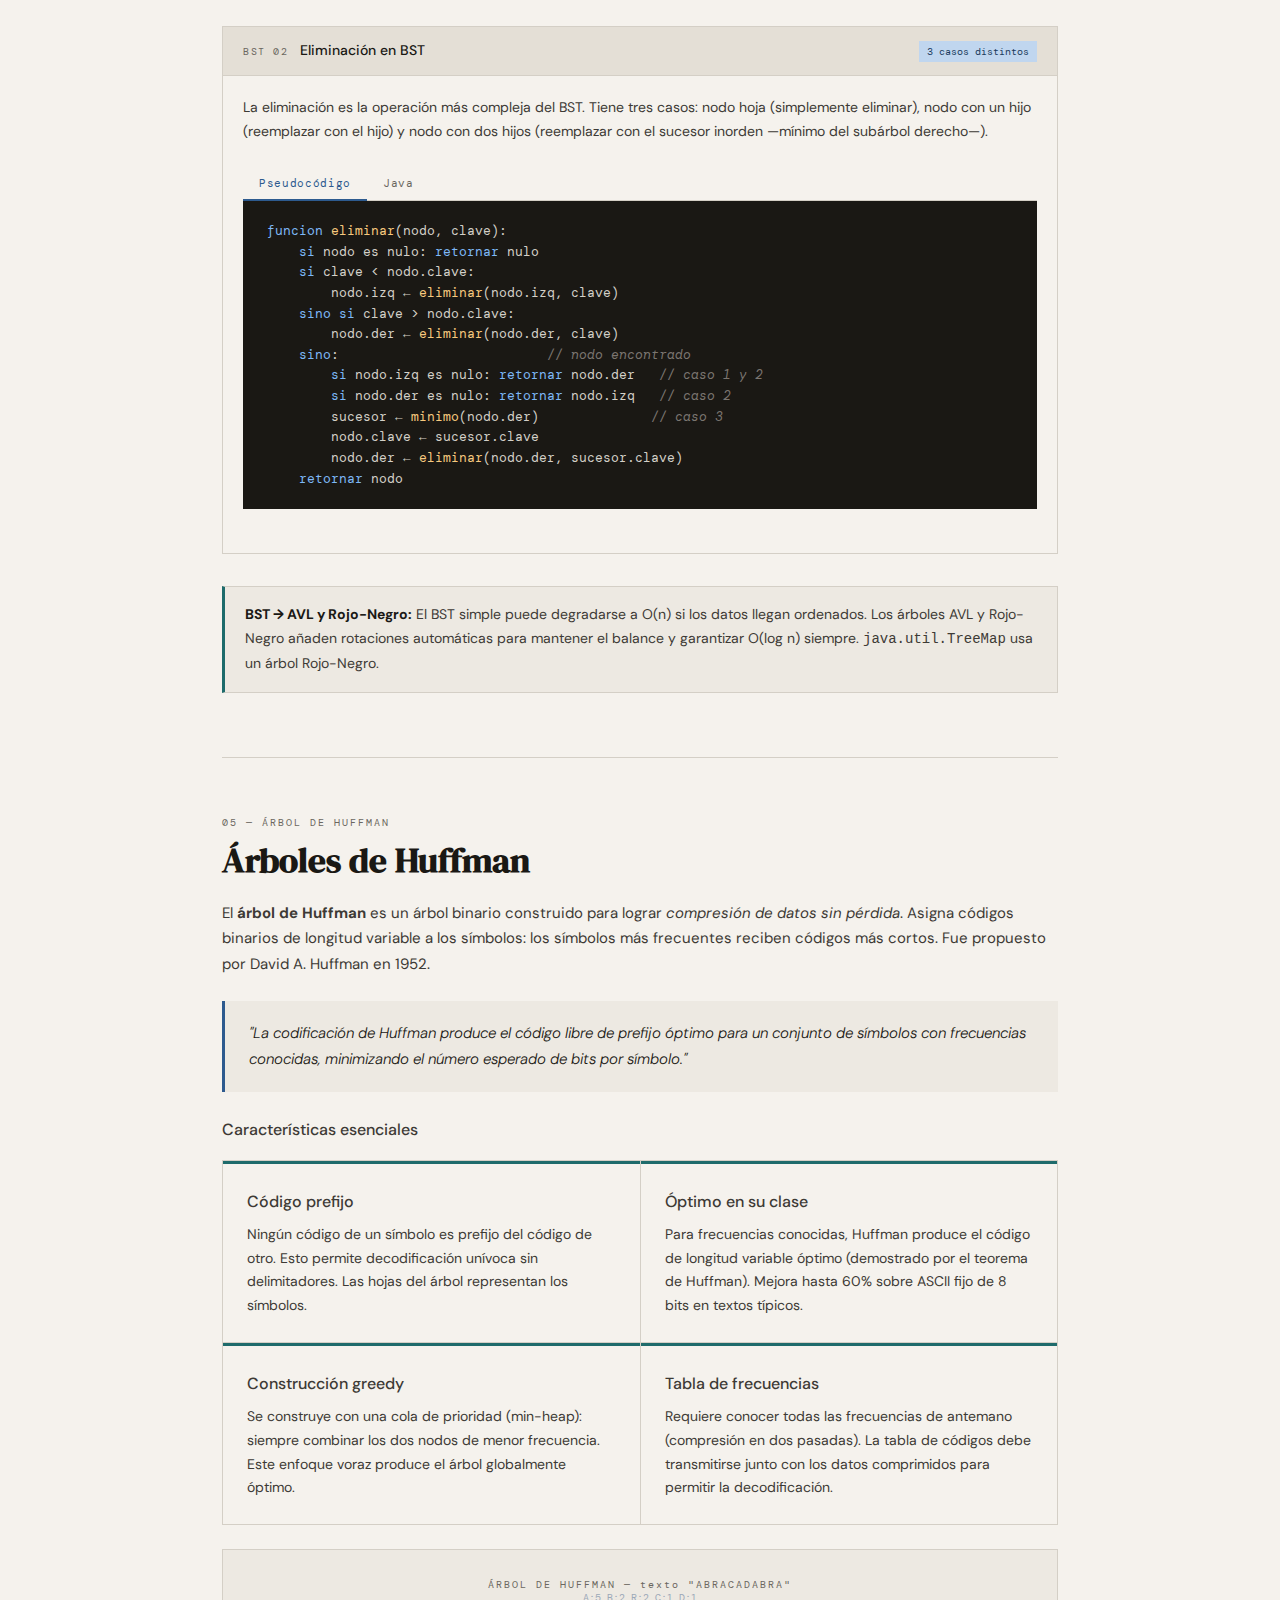
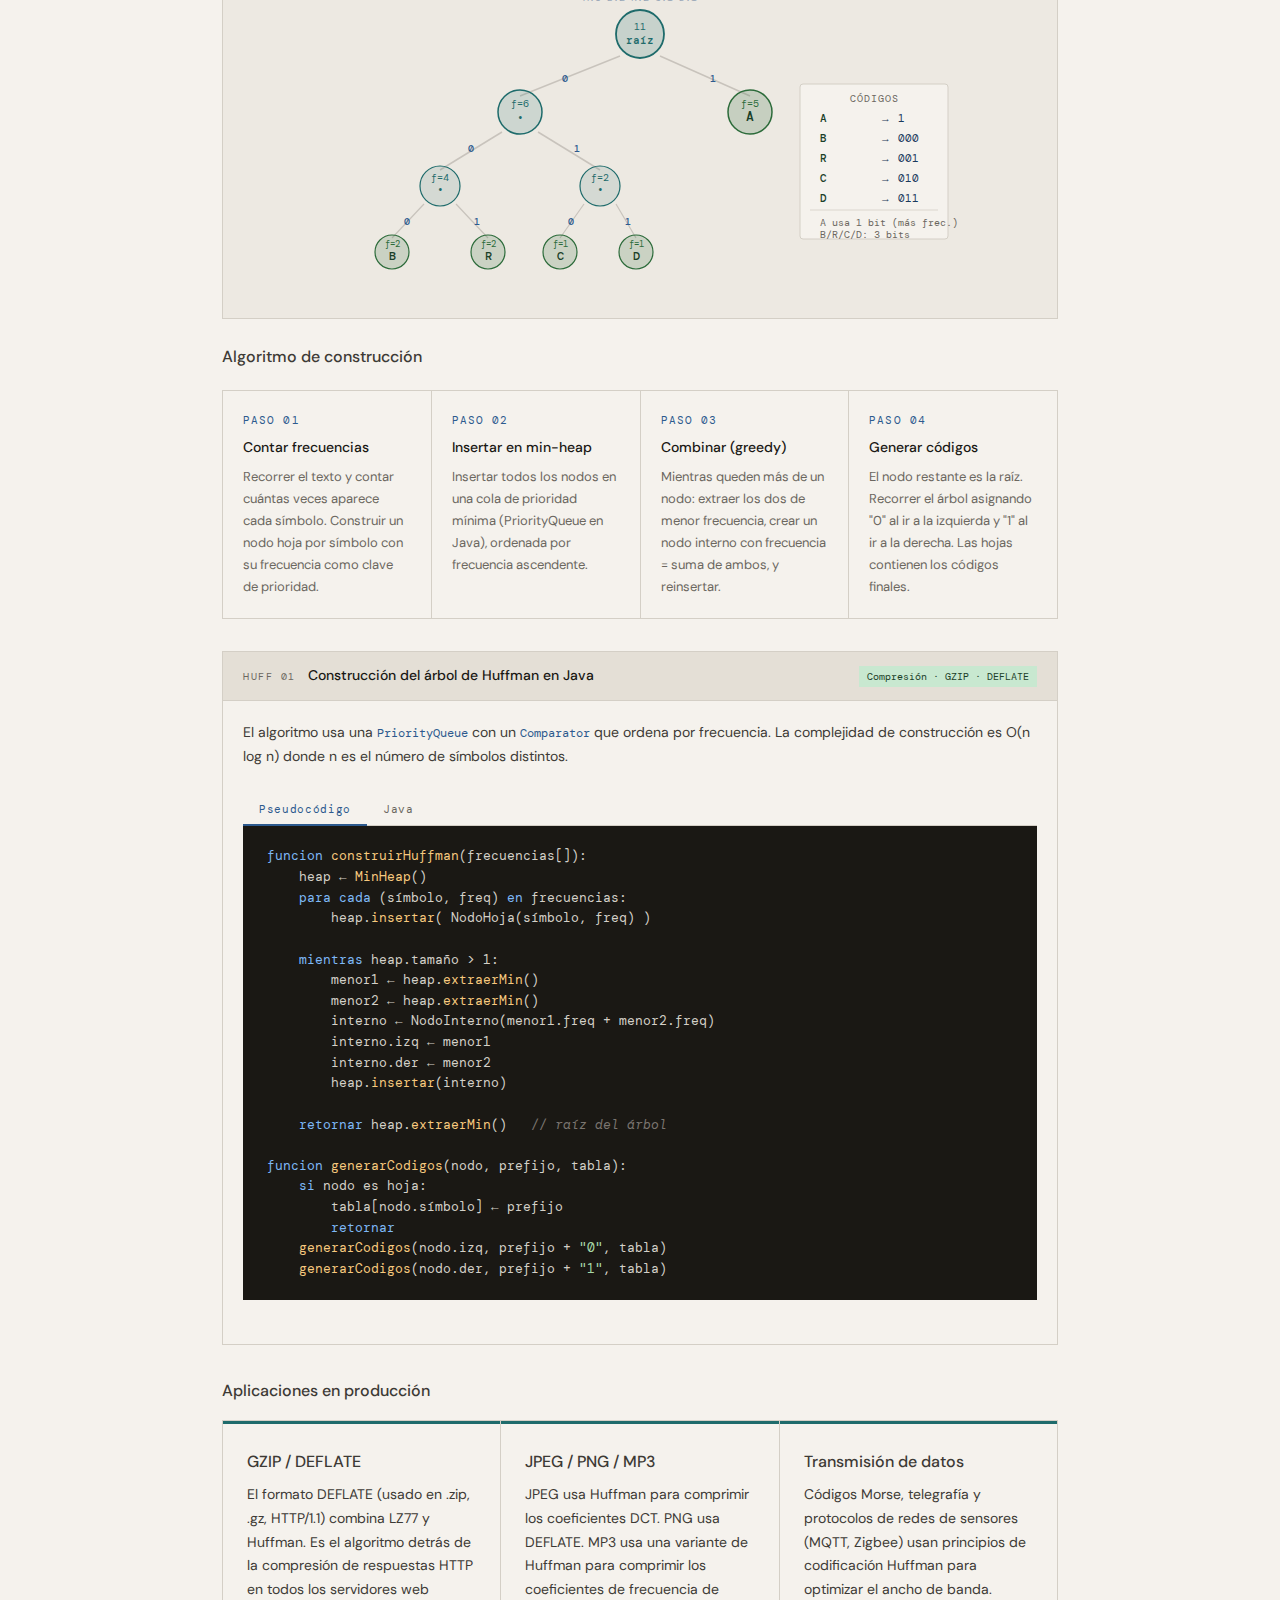
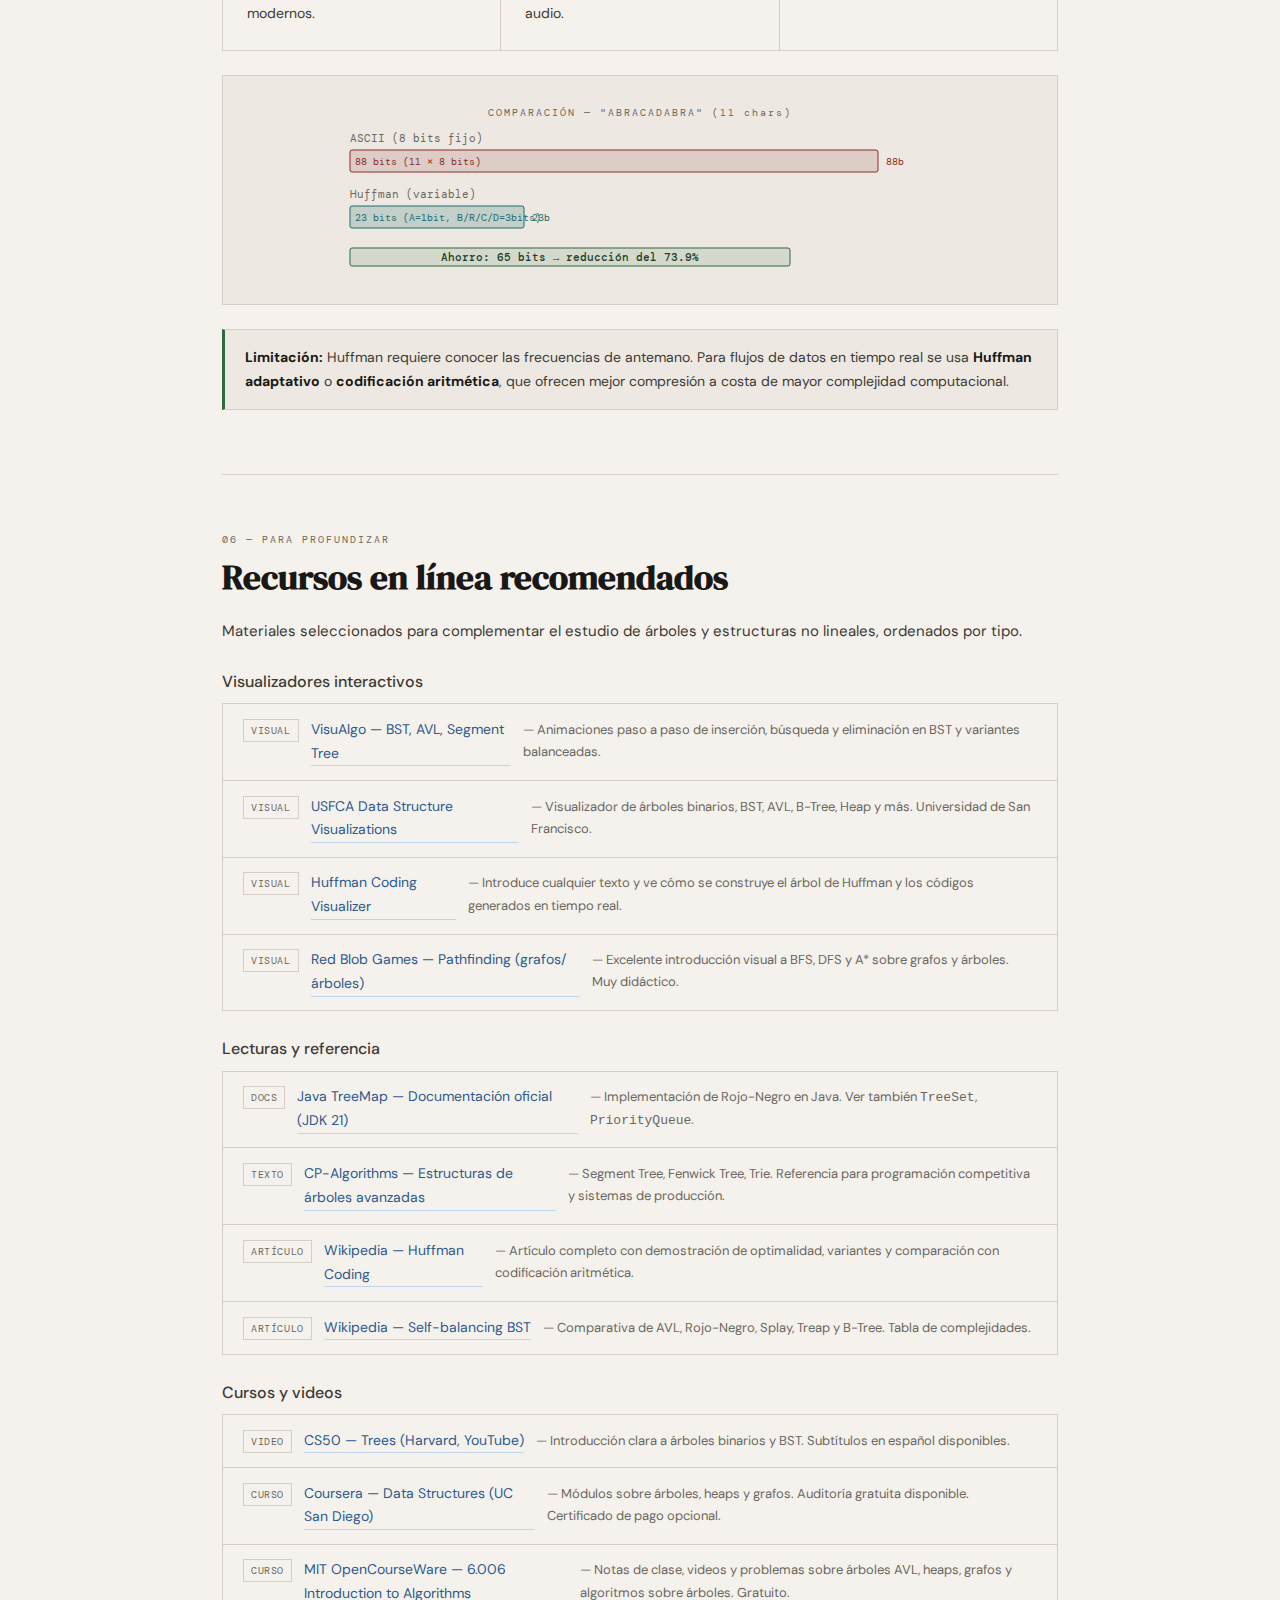
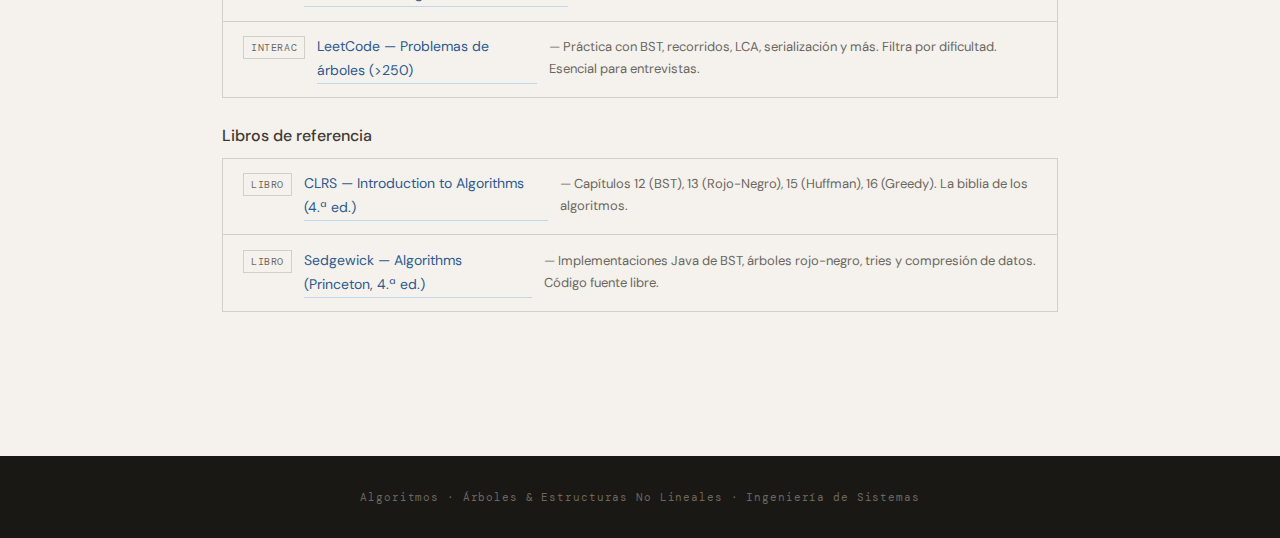
<file: data_structures/nolineales.html>
<!DOCTYPE html>
<html lang="es">
<head>
<meta charset="UTF-8">
<meta name="viewport" content="width=device-width, initial-scale=1.0">
<title>Árboles y Estructuras de datos no lineales</title>
<link rel="preconnect" href="https://fonts.googleapis.com">
<link rel="preconnect" href="https://fonts.gstatic.com" crossorigin>
<link href="https://fonts.googleapis.com/css2?family=DM+Serif+Display:ital@0;1&family=DM+Mono:wght@300;400;500&family=DM+Sans:wght@300;400;500&display=swap" rel="stylesheet">
<style>
  :root {
    --ink:     #1a1814;
    --ink2:    #3d3a35;
    --ink3:    #6b6760;
    --paper:   #f5f2ed;
    --paper2:  #ede9e2;
    --paper3:  #e4dfd6;
    --rule:    #d4cfc6;
    --accent:  #2d5a8e;
    --accent2: #1a3a5c;
    --accent3: #c0d6ef;
    --red:     #8b2c2c;
    --green:   #2c6b3a;
    --amber:   #7a5c1a;
    --teal:    #1e6b6b;
    --mono:    'DM Mono', monospace;
    --serif:   'DM Serif Display', serif;
    --sans:    'DM Sans', sans-serif;
  }
  *, *::before, *::after { box-sizing: border-box; margin: 0; padding: 0; }
  html { scroll-behavior: smooth; }
  body { font-family: var(--sans); background: var(--paper); color: var(--ink); font-size: 15px; line-height: 1.7; }

  header {
    background: var(--ink); color: var(--paper);
    padding: 4rem 2rem 3rem; position: relative; overflow: hidden;
  }
  header::before {
    content: ''; position: absolute; inset: 0;
    background: repeating-linear-gradient(0deg, transparent, transparent 31px, rgba(255,255,255,0.03) 31px, rgba(255,255,255,0.03) 32px);
  }
  .header-inner { max-width: 900px; margin: 0 auto; position: relative; }
  .header-label { font-family: var(--mono); font-size: 11px; letter-spacing: 0.18em; color: var(--accent3); text-transform: uppercase; margin-bottom: 1rem; }
  header h1 { font-family: var(--serif); font-size: clamp(2.8rem, 6vw, 4.5rem); line-height: 1.05; color: #fff; margin-bottom: 1.25rem; }
  header h1 em { color: var(--accent3); font-style: italic; }
  .header-desc { font-size: 15px; color: #a09890; max-width: 560px; line-height: 1.75; }

  nav { background: var(--paper2); border-bottom: 1px solid var(--rule); position: sticky; top: 0; z-index: 100; }
  .nav-inner { max-width: 900px; margin: 0 auto; padding: 0 2rem; display: flex; gap: 0; overflow-x: auto; scrollbar-width: none; }
  .nav-inner::-webkit-scrollbar { display: none; }
  nav a { font-family: var(--mono); font-size: 11px; letter-spacing: 0.08em; color: var(--ink3); text-decoration: none; padding: 0.85rem 1rem; white-space: nowrap; border-bottom: 2px solid transparent; transition: color 0.15s, border-color 0.15s; }
  nav a:hover { color: var(--ink); border-bottom-color: var(--accent); }

  main { max-width: 900px; margin: 0 auto; padding: 3rem 2rem 5rem; }
  section { margin-bottom: 4rem; }

  .section-label { font-family: var(--mono); font-size: 10px; letter-spacing: 0.2em; color: var(--ink3); text-transform: uppercase; margin-bottom: 0.5rem; }
  h2 { font-family: var(--serif); font-size: clamp(1.6rem, 3vw, 2.2rem); color: var(--ink); margin-bottom: 1.25rem; line-height: 1.2; }
  h3 { font-family: var(--sans); font-size: 1rem; font-weight: 500; color: var(--ink2); margin-bottom: 0.5rem; margin-top: 1.5rem; }
  p { color: var(--ink2); margin-bottom: 0.85rem; }
  p:last-child { margin-bottom: 0; }
  a { color: var(--accent); text-decoration: none; border-bottom: 1px solid var(--accent3); transition: border-color 0.15s; }
  a:hover { border-bottom-color: var(--accent); }

  .divider { height: 1px; background: var(--rule); margin: 3.5rem 0; }

  .cards { display: grid; gap: 1px; background: var(--rule); border: 1px solid var(--rule); }
  .cards-2 { grid-template-columns: repeat(auto-fit, minmax(300px, 1fr)); }
  .cards-3 { grid-template-columns: repeat(auto-fit, minmax(220px, 1fr)); }
  .card { background: var(--paper); padding: 1.5rem; }
  .card-accent-top   { border-top: 3px solid var(--accent); }
  .card-accent-red   { border-top: 3px solid var(--red); }
  .card-accent-green { border-top: 3px solid var(--green); }
  .card-accent-teal  { border-top: 3px solid var(--teal); }
  .card-accent-amber { border-top: 3px solid var(--amber); }
  .card h3 { margin-top: 0; }
  .card p  { font-size: 14px; }

  .def-box { border-left: 3px solid var(--accent); background: var(--paper2); padding: 1.25rem 1.5rem; margin: 1.5rem 0; }
  .def-box p { font-size: 15px; font-weight: 300; font-style: italic; color: var(--ink); margin: 0; }

  .code-tabs { margin: 1.5rem 0; }
  .tab-bar { display: flex; gap: 0; border-bottom: 1px solid var(--rule); }
  .tab-btn { font-family: var(--mono); font-size: 11px; letter-spacing: 0.06em; background: none; border: none; padding: 0.55rem 1rem; color: var(--ink3); cursor: pointer; border-bottom: 2px solid transparent; margin-bottom: -1px; transition: color 0.12s; }
  .tab-btn.active { color: var(--accent); border-bottom-color: var(--accent); }
  .tab-pane { display: none; }
  .tab-pane.active { display: block; }

  pre { background: var(--ink); color: #d4d0c8; font-family: var(--mono); font-size: 12.5px; line-height: 1.65; padding: 1.25rem 1.5rem; overflow-x: auto; }
  .kw  { color: #7eb8f7; }
  .fn  { color: #f7c97e; }
  .cm  { color: #7a7570; font-style: italic; }
  .str { color: #a8d8a8; }
  .num { color: #f7a87e; }
  .tp  { color: #c8a8f7; }

  .table-wrap { overflow-x: auto; margin: 1.25rem 0; }
  table { width: 100%; border-collapse: collapse; font-size: 13.5px; }
  th { background: var(--ink); color: var(--paper); font-family: var(--mono); font-size: 11px; letter-spacing: 0.08em; font-weight: 400; padding: 0.65rem 1rem; text-align: left; }
  td { padding: 0.6rem 1rem; border-bottom: 1px solid var(--rule); color: var(--ink2); vertical-align: top; }
  tr:last-child td { border-bottom: none; }
  tr:nth-child(even) td { background: var(--paper2); }
  td code, p code { font-family: var(--mono); font-size: 12px; color: var(--accent); }

  .svg-wrap { background: var(--paper2); border: 1px solid var(--rule); padding: 1.5rem; margin: 1.5rem 0; overflow-x: auto; }
  .svg-wrap svg { display: block; margin: 0 auto; max-width: 100%; }

  .callout { background: var(--paper2); border: 1px solid var(--rule); border-left: 3px solid var(--amber); padding: 1rem 1.25rem; margin: 1.25rem 0; font-size: 14px; color: var(--ink2); }
  .callout strong { color: var(--ink); }

  .callout-teal { border-left-color: var(--teal); }
  .callout-green { border-left-color: var(--green); }

  .parts-grid { display: grid; grid-template-columns: repeat(auto-fit, minmax(200px, 1fr)); gap: 1px; background: var(--rule); border: 1px solid var(--rule); margin: 1.25rem 0; }
  .part { background: var(--paper); padding: 1.25rem; }
  .part-num { font-family: var(--mono); font-size: 11px; color: var(--accent); letter-spacing: 0.1em; margin-bottom: 0.35rem; }
  .part h4 { font-family: var(--sans); font-size: 14px; font-weight: 500; margin-bottom: 0.4rem; }
  .part p  { font-size: 13px; color: var(--ink3); margin: 0; }

  .example-block { border: 1px solid var(--rule); margin: 2rem 0; }
  .example-header { background: var(--paper3); padding: 0.75rem 1.25rem; display: flex; align-items: baseline; gap: 0.75rem; border-bottom: 1px solid var(--rule); flex-wrap: wrap; }
  .example-header .ex-num { font-family: var(--mono); font-size: 10px; letter-spacing: 0.15em; color: var(--ink3); }
  .example-header h3 { font-size: 14px; font-weight: 500; color: var(--ink); margin: 0; }
  .example-header .ex-badge { font-family: var(--mono); font-size: 10px; padding: 2px 8px; background: var(--accent3); color: var(--accent2); margin-left: auto; white-space: nowrap; }
  .example-header .ex-badge-green { background: #c8e8d0; color: #1a4028; }
  .example-header .ex-badge-amber { background: #f0e4c0; color: #4a3400; }
  .example-body { padding: 1.25rem; }
  .example-body p { font-size: 14px; margin-bottom: 0.75rem; }

  .term-grid { display: grid; grid-template-columns: repeat(auto-fit, minmax(260px, 1fr)); gap: 1px; background: var(--rule); border: 1px solid var(--rule); margin: 1.25rem 0; }
  .term { background: var(--paper); padding: 1rem 1.25rem; }
  .term-name { font-family: var(--mono); font-size: 12px; color: var(--accent); letter-spacing: 0.06em; margin-bottom: 0.25rem; font-weight: 500; }
  .term p { font-size: 13px; color: var(--ink2); margin: 0; }

  .resources { border: 1px solid var(--rule); }
  .resource-item { padding: 0.85rem 1.25rem; border-bottom: 1px solid var(--rule); display: flex; align-items: baseline; gap: 0.75rem; font-size: 14px; }
  .resource-item:last-child { border-bottom: none; }
  .resource-tag { font-family: var(--mono); font-size: 10px; letter-spacing: 0.06em; padding: 2px 7px; border: 1px solid var(--rule); color: var(--ink3); white-space: nowrap; flex-shrink: 0; }
  .resource-item a { color: var(--accent); }

  .freq-bar { display: flex; align-items: center; gap: 8px; margin: 4px 0; font-size: 13px; }
  .freq-bar-fill { height: 8px; background: var(--accent); opacity: 0.7; border-radius: 2px; }

  footer { background: var(--ink); color: var(--ink3); text-align: center; padding: 2rem; font-family: var(--mono); font-size: 11px; letter-spacing: 0.08em; }

  @media (max-width: 600px) {
    main { padding: 2rem 1rem 4rem; }
    header { padding: 2.5rem 1rem 2rem; }
  }
</style>
</head>
<body>

<header>
  <div class="header-inner">
    <div class="header-label">Estructuras de Datos &middot; Unidad II: Estructuras de Datos no Lineales</div>
    <h1>Árboles y <em>Estructuras de Datos no Lineales</em></h1>
    <p class="header-desc">Terminología, características y operaciones de árboles binarios, árboles de búsqueda (BST) y árboles de Huffman, con gráficas vectoriales y ejemplos en Java.</p>
  </div>
</header>

<nav>
  <div class="nav-inner">
    <a href="#no-lineales">No lineales</a>
    <a href="#terminologia">Terminología</a>
    <a href="#operaciones">Operaciones</a>
    <a href="#bst">BST</a>
    <a href="#huffman">Huffman</a>
    <a href="#recursos">Recursos</a>
  </div>
</nav>

<main>

<!-- ── 1. ESTRUCTURAS NO LINEALES ──────────────────────────────── -->
<section id="no-lineales">
  <div class="section-label">01 &mdash; Concepto fundamental</div>
  <h2>Estructuras de datos no lineales</h2>
  <p>Una <strong>estructura de datos no lineal</strong> es aquella en la que los elementos no se organizan secuencialmente uno tras otro, sino en relaciones jerárquicas o en red, donde un elemento puede estar conectado a múltiples elementos. Esto contrasta con las estructuras lineales (arreglos, listas enlazadas, pilas, colas), donde cada elemento tiene exactamente un predecesor y un sucesor.</p>

  <div class="def-box">
    <p>"En una estructura no lineal, los datos se organizan en niveles o redes, permitiendo representar relaciones complejas como jerarquías, dependencias y conexiones múltiples que son imposibles de expresar eficientemente en forma lineal."</p>
  </div>

  <div class="cards cards-2" style="margin:1.5rem 0">
    <div class="card card-accent-top">
      <h3>Árboles</h3>
      <p>Estructura jerárquica acíclica con un nodo raíz. Cada nodo puede tener cero o más nodos hijos. Usados en sistemas de archivos, compiladores, bases de datos y compresión de datos.</p>
      <p style="font-family:var(--mono);font-size:11px;color:var(--accent);margin-top:0.5rem">Ejemplos: BST, AVL, Heap, Trie, B-Tree</p>
    </div>
    <div class="card" style="border-top:3px solid var(--teal)">
      <h3>Grafos</h3>
      <p>Conjunto de vértices y aristas. Pueden ser dirigidos o no, cíclicos o acíclicos. Los árboles son un caso especial de grafo dirigido acíclico (DAG) con un único nodo raíz.</p>
      <p style="font-family:var(--mono);font-size:11px;color:var(--teal);margin-top:0.5rem">Ejemplos: Redes, mapas, dependencias</p>
    </div>
  </div>

  <!-- SVG comparación lineal vs no lineal -->
  <div class="svg-wrap">
    <svg width="640" height="220" viewBox="0 0 640 220" xmlns="http://www.w3.org/2000/svg" style="font-family:'DM Mono',monospace">
      <defs>
        <marker id="arr" markerWidth="7" markerHeight="7" refX="5" refY="3.5" orient="auto">
          <path d="M1 1 L6 3.5 L1 6" fill="none" stroke="#9ba8b8" stroke-width="1"/>
        </marker>
        <marker id="arr2" markerWidth="7" markerHeight="7" refX="5" refY="3.5" orient="auto">
          <path d="M1 1 L6 3.5 L1 6" fill="none" stroke="#2d5a8e" stroke-width="1"/>
        </marker>
      </defs>

      <!-- Título izq -->
      <text x="155" y="18" text-anchor="middle" font-size="10" fill="#6b6760" letter-spacing="2">LINEAL (Lista)</text>
      <!-- Nodos lista -->
      <rect x="20"  y="30" width="42" height="32" rx="3" fill="#2d5a8e" fill-opacity="0.12" stroke="#2d5a8e" stroke-width="1"/>
      <rect x="82"  y="30" width="42" height="32" rx="3" fill="#2d5a8e" fill-opacity="0.12" stroke="#2d5a8e" stroke-width="1"/>
      <rect x="144" y="30" width="42" height="32" rx="3" fill="#2d5a8e" fill-opacity="0.12" stroke="#2d5a8e" stroke-width="1"/>
      <rect x="206" y="30" width="42" height="32" rx="3" fill="#2d5a8e" fill-opacity="0.12" stroke="#2d5a8e" stroke-width="1"/>
      <text x="41"  y="50" text-anchor="middle" font-size="12" fill="#1a1814">A</text>
      <text x="103" y="50" text-anchor="middle" font-size="12" fill="#1a1814">B</text>
      <text x="165" y="50" text-anchor="middle" font-size="12" fill="#1a1814">C</text>
      <text x="227" y="50" text-anchor="middle" font-size="12" fill="#1a1814">D</text>
      <line x1="62"  y1="46" x2="80"  y2="46" stroke="#9ba8b8" stroke-width="1.2" marker-end="url(#arr)"/>
      <line x1="124" y1="46" x2="142" y2="46" stroke="#9ba8b8" stroke-width="1.2" marker-end="url(#arr)"/>
      <line x1="186" y1="46" x2="204" y2="46" stroke="#9ba8b8" stroke-width="1.2" marker-end="url(#arr)"/>
      <text x="155" y="82" text-anchor="middle" font-size="10" fill="#6b6760">1 predecesor → 1 sucesor</text>

      <!-- Separador vertical -->
      <line x1="310" y1="15" x2="310" y2="205" stroke="#d4cfc6" stroke-width="1" stroke-dasharray="4 3"/>

      <!-- Título der -->
      <text x="475" y="18" text-anchor="middle" font-size="10" fill="#6b6760" letter-spacing="2">NO LINEAL (Árbol)</text>

      <!-- Raíz -->
      <circle cx="475" cy="52" r="18" fill="#2d5a8e" fill-opacity="0.18" stroke="#2d5a8e" stroke-width="1.2"/>
      <text x="475" y="57" text-anchor="middle" font-size="12" fill="#1a3a5c" font-weight="500">A</text>

      <!-- Nivel 1 -->
      <circle cx="400" cy="108" r="16" fill="#2d5a8e" fill-opacity="0.12" stroke="#2d5a8e" stroke-width="1"/>
      <circle cx="550" cy="108" r="16" fill="#2d5a8e" fill-opacity="0.12" stroke="#2d5a8e" stroke-width="1"/>
      <text x="400" y="113" text-anchor="middle" font-size="12" fill="#1a1814">B</text>
      <text x="550" y="113" text-anchor="middle" font-size="12" fill="#1a1814">C</text>
      <line x1="460" y1="67" x2="415" y2="93" stroke="#9ba8b8" stroke-width="1.2" marker-end="url(#arr)"/>
      <line x1="490" y1="67" x2="535" y2="93" stroke="#9ba8b8" stroke-width="1.2" marker-end="url(#arr)"/>

      <!-- Nivel 2 -->
      <circle cx="360" cy="162" r="14" fill="#2d5a8e" fill-opacity="0.08" stroke="#2d5a8e" stroke-width="1"/>
      <circle cx="440" cy="162" r="14" fill="#2d5a8e" fill-opacity="0.08" stroke="#2d5a8e" stroke-width="1"/>
      <circle cx="520" cy="162" r="14" fill="#2d5a8e" fill-opacity="0.08" stroke="#2d5a8e" stroke-width="1"/>
      <circle cx="590" cy="162" r="14" fill="#2d5a8e" fill-opacity="0.08" stroke="#2d5a8e" stroke-width="1"/>
      <text x="360" y="167" text-anchor="middle" font-size="11" fill="#1a1814">D</text>
      <text x="440" y="167" text-anchor="middle" font-size="11" fill="#1a1814">E</text>
      <text x="520" y="167" text-anchor="middle" font-size="11" fill="#1a1814">F</text>
      <text x="590" y="167" text-anchor="middle" font-size="11" fill="#1a1814">G</text>
      <line x1="387" y1="121" x2="372" y2="149" stroke="#9ba8b8" stroke-width="1" marker-end="url(#arr)"/>
      <line x1="413" y1="121" x2="428" y2="149" stroke="#9ba8b8" stroke-width="1" marker-end="url(#arr)"/>
      <line x1="537" y1="121" x2="527" y2="149" stroke="#9ba8b8" stroke-width="1" marker-end="url(#arr)"/>
      <line x1="563" y1="121" x2="578" y2="149" stroke="#9ba8b8" stroke-width="1" marker-end="url(#arr)"/>

      <text x="475" y="200" text-anchor="middle" font-size="10" fill="#6b6760">1 padre → N hijos (relación jerárquica)</text>
    </svg>
  </div>

  <div class="callout">
    <strong>¿Por qué importan?</strong> Los árboles permiten búsquedas en O(log n) frente a O(n) de una lista. Los grafos modelan redes de transporte, sociales e Internet. Ninguna estructura lineal puede representar estas relaciones de forma eficiente.
  </div>
</section>

<div class="divider"></div>

<!-- ── 2. TERMINOLOGÍA ─────────────────────────────────────────── -->
<section id="terminologia">
  <div class="section-label">02 &mdash; Vocabulario esencial</div>
  <h2>Terminología de árboles binarios</h2>
  <p>Un <strong>árbol binario</strong> es una estructura en la que cada nodo tiene <em>como máximo dos hijos</em>, denominados hijo izquierdo e hijo derecho. Comprender su vocabulario es indispensable para leer y escribir algoritmos sobre árboles.</p>

  <!-- SVG árbol con etiquetas -->
  <div class="svg-wrap">
    <svg width="640" height="310" viewBox="0 0 640 310" xmlns="http://www.w3.org/2000/svg" style="font-family:'DM Mono',monospace">
      <defs>
        <marker id="a3" markerWidth="6" markerHeight="6" refX="5" refY="3" orient="auto">
          <path d="M1 1 L5 3 L1 5" fill="none" stroke="#b0aaa4" stroke-width="1"/>
        </marker>
      </defs>

      <!-- Aristas -->
      <line x1="320" y1="56"  x2="200" y2="112" stroke="#c8c3bc" stroke-width="1.5"/>
      <line x1="320" y1="56"  x2="440" y2="112" stroke="#c8c3bc" stroke-width="1.5"/>
      <line x1="200" y1="136" x2="130" y2="188" stroke="#c8c3bc" stroke-width="1.5"/>
      <line x1="200" y1="136" x2="268" y2="188" stroke="#c8c3bc" stroke-width="1.5"/>
      <line x1="440" y1="136" x2="380" y2="188" stroke="#c8c3bc" stroke-width="1.5"/>
      <line x1="440" y1="136" x2="510" y2="188" stroke="#c8c3bc" stroke-width="1.5"/>
      <line x1="130" y1="212" x2="98"  y2="258" stroke="#c8c3bc" stroke-width="1.5"/>
      <line x1="130" y1="212" x2="160" y2="258" stroke="#c8c3bc" stroke-width="1.5"/>

      <!-- Nodo raíz -->
      <circle cx="320" cy="44"  r="22" fill="#2d5a8e" stroke="#1a3a5c" stroke-width="1.5"/>
      <text x="320" y="49" text-anchor="middle" font-size="13" fill="#fff" font-weight="500">50</text>

      <!-- Nivel 1 -->
      <circle cx="200" cy="124" r="20" fill="#2d5a8e" fill-opacity="0.22" stroke="#2d5a8e" stroke-width="1.2"/>
      <circle cx="440" cy="124" r="20" fill="#2d5a8e" fill-opacity="0.22" stroke="#2d5a8e" stroke-width="1.2"/>
      <text x="200" y="129" text-anchor="middle" font-size="13" fill="#1a3a5c">30</text>
      <text x="440" y="129" text-anchor="middle" font-size="13" fill="#1a3a5c">70</text>

      <!-- Nivel 2 -->
      <circle cx="130" cy="200" r="18" fill="#2d5a8e" fill-opacity="0.14" stroke="#2d5a8e" stroke-width="1"/>
      <circle cx="268" cy="200" r="18" fill="#2d5a8e" fill-opacity="0.14" stroke="#2d5a8e" stroke-width="1"/>
      <circle cx="380" cy="200" r="18" fill="#2d5a8e" fill-opacity="0.14" stroke="#2d5a8e" stroke-width="1"/>
      <circle cx="510" cy="200" r="18" fill="#2d5a8e" fill-opacity="0.14" stroke="#2d5a8e" stroke-width="1"/>
      <text x="130" y="205" text-anchor="middle" font-size="12" fill="#1a1814">20</text>
      <text x="268" y="205" text-anchor="middle" font-size="12" fill="#1a1814">40</text>
      <text x="380" y="205" text-anchor="middle" font-size="12" fill="#1a1814">60</text>
      <text x="510" y="205" text-anchor="middle" font-size="12" fill="#1a1814">80</text>

      <!-- Nivel 3 (hojas) -->
      <circle cx="98"  cy="270" r="16" fill="#2d5a8e" fill-opacity="0.08" stroke="#2d5a8e" stroke-width="1"/>
      <circle cx="160" cy="270" r="16" fill="#2d5a8e" fill-opacity="0.08" stroke="#2d5a8e" stroke-width="1"/>
      <text x="98"  y="275" text-anchor="middle" font-size="11" fill="#3d3a35">10</text>
      <text x="160" y="275" text-anchor="middle" font-size="11" fill="#3d3a35">25</text>

      <!-- Etiquetas -->
      <line x1="355" y1="30" x2="420" y2="12" stroke="#b0aaa4" stroke-width="0.8" stroke-dasharray="3 2"/>
      <text x="425" y="10" font-size="10" fill="#6b6760">Raíz (root)</text>

      <line x1="180" y1="112" x2="100" y2="90" stroke="#b0aaa4" stroke-width="0.8" stroke-dasharray="3 2"/>
      <text x="35" y="88" font-size="10" fill="#6b6760">Nodo interno</text>

      <line x1="510" y1="182" x2="570" y2="162" stroke="#b0aaa4" stroke-width="0.8" stroke-dasharray="3 2"/>
      <text x="575" y="160" font-size="10" fill="#6b6760">Subárbol der.</text>

      <line x1="160" y1="258" x2="220" y2="242" stroke="#b0aaa4" stroke-width="0.8" stroke-dasharray="3 2"/>
      <text x="225" y="240" font-size="10" fill="#6b6760">Hoja (leaf)</text>

      <!-- Altura / nivel -->
      <line x1="38" y1="44" x2="38" y2="270" stroke="#d4cfc6" stroke-width="1" stroke-dasharray="2 2"/>
      <line x1="34" y1="44"  x2="42" y2="44"  stroke="#d4cfc6" stroke-width="1"/>
      <line x1="34" y1="124" x2="42" y2="124" stroke="#d4cfc6" stroke-width="1"/>
      <line x1="34" y1="200" x2="42" y2="200" stroke="#d4cfc6" stroke-width="1"/>
      <line x1="34" y1="270" x2="42" y2="270" stroke="#d4cfc6" stroke-width="1"/>
      <text x="28" y="48"  text-anchor="end" font-size="9" fill="#9ba8b8">Nivel 0</text>
      <text x="28" y="128" text-anchor="end" font-size="9" fill="#9ba8b8">Nivel 1</text>
      <text x="28" y="204" text-anchor="end" font-size="9" fill="#9ba8b8">Nivel 2</text>
      <text x="28" y="274" text-anchor="end" font-size="9" fill="#9ba8b8">Nivel 3</text>

      <!-- Pie -->
      <text x="320" y="300" text-anchor="middle" font-size="10" fill="#6b6760">Altura = 3 &nbsp;|&nbsp; 9 nodos &nbsp;|&nbsp; 2 hojas en nivel 3</text>
    </svg>
  </div>

  <div class="term-grid">
    <div class="term">
      <div class="term-name">RAÍZ (root)</div>
      <p>Nodo superior del árbol, sin padre. Único punto de entrada. En el ejemplo: nodo 50.</p>
    </div>
    <div class="term">
      <div class="term-name">NODO</div>
      <p>Unidad básica de almacenamiento. Contiene un dato y referencias a sus hijos izquierdo y derecho.</p>
    </div>
    <div class="term">
      <div class="term-name">HOJA (leaf)</div>
      <p>Nodo sin hijos. Sus referencias izquierda y derecha son <code>null</code>. Ejemplos: 10, 25, 40, 60, 80.</p>
    </div>
    <div class="term">
      <div class="term-name">PADRE / HIJO</div>
      <p>El nodo que apunta a otro es el padre; el apuntado es el hijo. El nodo 30 es padre de 20 y 40.</p>
    </div>
    <div class="term">
      <div class="term-name">NIVEL (depth)</div>
      <p>Distancia en aristas desde la raíz. La raíz está en nivel 0; sus hijos en nivel 1, etc.</p>
    </div>
    <div class="term">
      <div class="term-name">ALTURA (height)</div>
      <p>Longitud del camino más largo desde la raíz hasta una hoja. En el ejemplo: altura = 3.</p>
    </div>
    <div class="term">
      <div class="term-name">SUBÁRBOL</div>
      <p>Cualquier nodo y todos sus descendientes forman un subárbol. Cada hijo de la raíz encabeza un subárbol.</p>
    </div>
    <div class="term">
      <div class="term-name">GRADO</div>
      <p>Número de hijos de un nodo. En un árbol binario, el grado máximo es 2. Las hojas tienen grado 0.</p>
    </div>
    <div class="term">
      <div class="term-name">HERMANOS</div>
      <p>Nodos con el mismo padre. Los nodos 20 y 40 son hermanos; 60 y 80 también lo son.</p>
    </div>
    <div class="term">
      <div class="term-name">ÁRBOL COMPLETO</div>
      <p>Todos los niveles están llenos excepto posiblemente el último, que se llena de izquierda a derecha.</p>
    </div>
    <div class="term">
      <div class="term-name">ÁRBOL PERFECTO</div>
      <p>Todos los nodos internos tienen 2 hijos y todas las hojas están en el mismo nivel. Tiene 2^(h+1) − 1 nodos.</p>
    </div>
    <div class="term">
      <div class="term-name">ÁRBOL DEGENERADO</div>
      <p>Cada nodo tiene como máximo un hijo. Degenera en una lista enlazada. Caso peor para BST.</p>
    </div>
  </div>
</section>

<div class="divider"></div>

<!-- ── 3. OPERACIONES Y CARACTERÍSTICAS ──────────────────────── -->
<section id="operaciones">
  <div class="section-label">03 &mdash; Estructura y operaciones</div>
  <h2>Operaciones y características esenciales</h2>
  <p>Los árboles binarios definen tres recorridos clásicos que determinan el orden en que se procesan los nodos. Cada recorrido produce un orden distinto y tiene aplicaciones específicas.</p>

  <div class="parts-grid">
    <div class="part">
      <div class="part-num">PREORDEN</div>
      <h4>Raíz → Izq → Der</h4>
      <p>Útil para copiar o serializar un árbol. Los compiladores usan preorden al evaluar árboles de expresión.</p>
    </div>
    <div class="part">
      <div class="part-num">INORDEN</div>
      <h4>Izq → Raíz → Der</h4>
      <p>En un BST produce los elementos en orden ascendente. Base de los índices de bases de datos.</p>
    </div>
    <div class="part">
      <div class="part-num">POSTORDEN</div>
      <h4>Izq → Der → Raíz</h4>
      <p>Útil para eliminar un árbol o evaluar expresiones. El nodo padre se procesa cuando los hijos ya terminaron.</p>
    </div>
    <div class="part">
      <div class="part-num">POR NIVELES</div>
      <h4>BFS con cola</h4>
      <p>Recorre nivel a nivel, de izquierda a derecha. Usa una <code>Queue</code> auxiliar. Aplicación: transmisión de datos de árbol.</p>
    </div>
  </div>

  <!-- SVG recorridos -->
  <div class="svg-wrap">
    <svg width="640" height="250" viewBox="0 0 640 250" xmlns="http://www.w3.org/2000/svg" style="font-family:'DM Mono',monospace">
      <defs>
        <marker id="ap" markerWidth="7" markerHeight="7" refX="5" refY="3.5" orient="auto">
          <path d="M1 1 L6 3.5 L1 6" fill="none" stroke="#2d5a8e" stroke-width="1.2"/>
        </marker>
      </defs>

      <!-- Título -->
      <text x="320" y="15" text-anchor="middle" font-size="10" fill="#6b6760" letter-spacing="2">RESULTADO DE LOS RECORRIDOS — árbol del ejemplo</text>

      <!-- Árbol pequeño para referencia -->
      <line x1="130" y1="52" x2="90"  y2="94" stroke="#c8c3bc" stroke-width="1.2"/>
      <line x1="130" y1="52" x2="170" y2="94" stroke="#c8c3bc" stroke-width="1.2"/>
      <line x1="90"  y1="110" x2="70" y2="148" stroke="#c8c3bc" stroke-width="1.2"/>
      <line x1="90"  y1="110" x2="110" y2="148" stroke="#c8c3bc" stroke-width="1.2"/>
      <circle cx="130" cy="42"  r="16" fill="#2d5a8e" stroke="#1a3a5c" stroke-width="1.2"/>
      <circle cx="90"  cy="102" r="14" fill="#2d5a8e" fill-opacity="0.22" stroke="#2d5a8e" stroke-width="1"/>
      <circle cx="170" cy="102" r="14" fill="#2d5a8e" fill-opacity="0.22" stroke="#2d5a8e" stroke-width="1"/>
      <circle cx="70"  cy="158" r="12" fill="#2d5a8e" fill-opacity="0.1" stroke="#2d5a8e" stroke-width="1"/>
      <circle cx="110" cy="158" r="12" fill="#2d5a8e" fill-opacity="0.1" stroke="#2d5a8e" stroke-width="1"/>
      <text x="130" y="47" text-anchor="middle" font-size="11" fill="#fff">4</text>
      <text x="90"  y="107" text-anchor="middle" font-size="11" fill="#1a3a5c">2</text>
      <text x="170" y="107" text-anchor="middle" font-size="11" fill="#1a3a5c">6</text>
      <text x="70"  y="163" text-anchor="middle" font-size="10" fill="#3d3a35">1</text>
      <text x="110" y="163" text-anchor="middle" font-size="10" fill="#3d3a35">3</text>
      <text x="130" y="192" text-anchor="middle" font-size="9" fill="#9ba8b8">árbol de ejemplo</text>

      <!-- Resultados -->
      <rect x="270" y="30" width="330" height="190" rx="3" fill="none" stroke="#d4cfc6" stroke-width="1"/>

      <!-- Preorden -->
      <text x="285" y="55" font-size="10" fill="#6b6760" letter-spacing="1">PREORDEN (raíz→izq→der)</text>
      <rect x="285" y="62" width="298" height="26" rx="2" fill="#2d5a8e" fill-opacity="0.12" stroke="#2d5a8e" stroke-width="1"/>
      <text x="434" y="79" text-anchor="middle" font-size="12" fill="#1a3a5c" font-weight="500">4, 2, 1, 3, 6</text>

      <!-- Inorden -->
      <text x="285" y="108" font-size="10" fill="#6b6760" letter-spacing="1">INORDEN (izq→raíz→der)</text>
      <rect x="285" y="115" width="298" height="26" rx="2" fill="#2c6b3a" fill-opacity="0.12" stroke="#2c6b3a" stroke-width="1"/>
      <text x="434" y="132" text-anchor="middle" font-size="12" fill="#1a4028" font-weight="500">1, 2, 3, 4, 6  ← ordenado</text>

      <!-- Postorden -->
      <text x="285" y="160" font-size="10" fill="#6b6760" letter-spacing="1">POSTORDEN (izq→der→raíz)</text>
      <rect x="285" y="167" width="298" height="26" rx="2" fill="#7a5c1a" fill-opacity="0.10" stroke="#7a5c1a" stroke-width="1"/>
      <text x="434" y="184" text-anchor="middle" font-size="12" fill="#4a3400" font-weight="500">1, 3, 2, 6, 4</text>

      <!-- Niveles -->
      <text x="285" y="212" font-size="10" fill="#6b6760" letter-spacing="1">POR NIVELES (BFS)</text>
      <rect x="285" y="0" width="0" height="0"/>
    </svg>
  </div>

  <h3>Representación en Java</h3>
  <div class="code-tabs">
    <div class="tab-bar">
      <button class="tab-btn active" onclick="switchTab(this,'java-node')">Nodo y clase árbol</button>
      <button class="tab-btn" onclick="switchTab(this,'java-recorridos')">Recorridos</button>
      <button class="tab-btn" onclick="switchTab(this,'java-bfs')">Por niveles (BFS)</button>
    </div>
    <div id="java-node" class="tab-pane active">
<pre><span class="kw">class</span> <span class="tp">Nodo</span>&lt;<span class="tp">T</span>&gt; {
    <span class="tp">T</span> dato;
    <span class="tp">Nodo</span>&lt;<span class="tp">T</span>&gt; izq, der;

    <span class="fn">Nodo</span>(<span class="tp">T</span> dato) {
        <span class="kw">this</span>.dato = dato;
        <span class="kw">this</span>.izq = <span class="kw">this</span>.der = <span class="kw">null</span>;
    }
}

<span class="kw">class</span> <span class="tp">ArbolBinario</span>&lt;<span class="tp">T</span>&gt; {
    <span class="tp">Nodo</span>&lt;<span class="tp">T</span>&gt; raiz;

    <span class="cm">// altura del árbol</span>
    <span class="kw">static int</span> <span class="fn">altura</span>(<span class="tp">Nodo</span>&lt;?&gt; n) {
        <span class="kw">if</span> (n == <span class="kw">null</span>) <span class="kw">return</span> -<span class="num">1</span>;
        <span class="kw">return</span> <span class="num">1</span> + Math.<span class="fn">max</span>(<span class="fn">altura</span>(n.izq), <span class="fn">altura</span>(n.der));
    }

    <span class="cm">// número de nodos</span>
    <span class="kw">static int</span> <span class="fn">contar</span>(<span class="tp">Nodo</span>&lt;?&gt; n) {
        <span class="kw">if</span> (n == <span class="kw">null</span>) <span class="kw">return</span> <span class="num">0</span>;
        <span class="kw">return</span> <span class="num">1</span> + <span class="fn">contar</span>(n.izq) + <span class="fn">contar</span>(n.der);
    }
}</pre>
    </div>
    <div id="java-recorridos" class="tab-pane">
<pre><span class="kw">static void</span> <span class="fn">preorden</span>(<span class="tp">Nodo</span>&lt;?&gt; n) {
    <span class="kw">if</span> (n == <span class="kw">null</span>) <span class="kw">return</span>;
    System.out.<span class="fn">print</span>(n.dato + <span class="str">" "</span>); <span class="cm">// raíz primero</span>
    <span class="fn">preorden</span>(n.izq);
    <span class="fn">preorden</span>(n.der);
}

<span class="kw">static void</span> <span class="fn">inorden</span>(<span class="tp">Nodo</span>&lt;?&gt; n) {
    <span class="kw">if</span> (n == <span class="kw">null</span>) <span class="kw">return</span>;
    <span class="fn">inorden</span>(n.izq);
    System.out.<span class="fn">print</span>(n.dato + <span class="str">" "</span>); <span class="cm">// raíz en medio</span>
    <span class="fn">inorden</span>(n.der);
}

<span class="kw">static void</span> <span class="fn">postorden</span>(<span class="tp">Nodo</span>&lt;?&gt; n) {
    <span class="kw">if</span> (n == <span class="kw">null</span>) <span class="kw">return</span>;
    <span class="fn">postorden</span>(n.izq);
    <span class="fn">postorden</span>(n.der);
    System.out.<span class="fn">print</span>(n.dato + <span class="str">" "</span>); <span class="cm">// raíz al final</span>
}</pre>
    </div>
    <div id="java-bfs" class="tab-pane">
<pre><span class="kw">static void</span> <span class="fn">porNiveles</span>(<span class="tp">Nodo</span>&lt;?&gt; raiz) {
    <span class="kw">if</span> (raiz == <span class="kw">null</span>) <span class="kw">return</span>;
    <span class="tp">Queue</span>&lt;<span class="tp">Nodo</span>&lt;?&gt;&gt; cola = <span class="kw">new</span> <span class="tp">LinkedList</span>&lt;&gt;();
    cola.<span class="fn">offer</span>(raiz);
    <span class="kw">while</span> (!cola.<span class="fn">isEmpty</span>()) {
        <span class="tp">Nodo</span>&lt;?&gt; n = cola.<span class="fn">poll</span>();
        System.out.<span class="fn">print</span>(n.dato + <span class="str">" "</span>);
        <span class="kw">if</span> (n.izq != <span class="kw">null</span>) cola.<span class="fn">offer</span>(n.izq);
        <span class="kw">if</span> (n.der != <span class="kw">null</span>) cola.<span class="fn">offer</span>(n.der);
    }
}
<span class="cm">// Resultado para el árbol de ejemplo: 4 2 6 1 3</span></pre>
    </div>
  </div>

  <div class="table-wrap">
    <table>
      <thead>
        <tr>
          <th>Operación</th>
          <th>Árbol binario simple</th>
          <th>BST balanceado</th>
          <th>Notas</th>
        </tr>
      </thead>
      <tbody>
        <tr><td>Búsqueda</td><td><code>O(n)</code></td><td><code>O(log n)</code></td><td>BST ordena para aprovechar el árbol</td></tr>
        <tr><td>Inserción</td><td><code>O(1)</code> (raíz)</td><td><code>O(log n)</code></td><td>BST mantiene propiedad de orden</td></tr>
        <tr><td>Eliminación</td><td><code>O(n)</code></td><td><code>O(log n)</code></td><td>Requiere reequilibrio en AVL/RB</td></tr>
        <tr><td>Recorrido</td><td><code>O(n)</code></td><td><code>O(n)</code></td><td>Siempre visita todos los nodos</td></tr>
        <tr><td>Altura</td><td><code>O(n)</code></td><td><code>O(log n)</code></td><td>Clave para el rendimiento general</td></tr>
      </tbody>
    </table>
  </div>
</section>

<div class="divider"></div>

<!-- ── 4. BST ───────────────────────────────────────────────────── -->
<section id="bst">
  <div class="section-label">04 &mdash; Árbol de búsqueda binaria</div>
  <h2>Árboles binarios de búsqueda (BST)</h2>
  <p>Un <strong>Binary Search Tree (BST)</strong> es un árbol binario con una propiedad de orden: para cada nodo, todos los valores de su subárbol izquierdo son <em>menores</em> y todos los del subárbol derecho son <em>mayores</em>. Esta propiedad permite búsqueda eficiente en O(log n) cuando el árbol está balanceado.</p>

  <div class="def-box">
    <p>"Para todo nodo N en un BST: max(subárbol_izquierdo) &lt; N.clave &lt; min(subárbol_derecho)."</p>
  </div>

  <h3>Características</h3>
  <div class="cards cards-3" style="margin:1rem 0 1.5rem">
    <div class="card card-accent-top">
      <h3>Propiedad de orden</h3>
      <p>La clave de cada nodo es mayor que todas las claves de su subárbol izquierdo y menor que todas las del derecho.</p>
    </div>
    <div class="card card-accent-top" style="border-top-color:var(--green)">
      <h3>Inorden = ordenado</h3>
      <p>El recorrido inorden de un BST siempre produce las claves en orden ascendente. Propiedad fundamental para iteradores.</p>
    </div>
    <div class="card card-accent-top" style="border-top-color:var(--amber)">
      <h3>Dependencia del balance</h3>
      <p>El rendimiento depende del balance. Un árbol degenerado (insertar en orden) da O(n). AVL y Rojo-Negro garantizan O(log n).</p>
    </div>
  </div>

  <!-- SVG operaciones BST: inserción -->
  <div class="svg-wrap">
    <svg width="640" height="270" viewBox="0 0 640 270" xmlns="http://www.w3.org/2000/svg" style="font-family:'DM Mono',monospace">
      <defs>
        <marker id="ab" markerWidth="7" markerHeight="7" refX="5" refY="3.5" orient="auto">
          <path d="M1 1 L6 3.5 L1 6" fill="none" stroke="#9ba8b8" stroke-width="1"/>
        </marker>
        <marker id="ar" markerWidth="7" markerHeight="7" refX="5" refY="3.5" orient="auto">
          <path d="M1 1 L6 3.5 L1 6" fill="none" stroke="#8b2c2c" stroke-width="1.2"/>
        </marker>
      </defs>

      <text x="320" y="15" text-anchor="middle" font-size="10" fill="#6b6760" letter-spacing="2">BÚSQUEDA EN BST — buscar 35</text>

      <!-- Árbol BST -->
      <line x1="320" y1="56"  x2="195" y2="110" stroke="#c8c3bc" stroke-width="1.5"/>
      <line x1="320" y1="56"  x2="445" y2="110" stroke="#c8c3bc" stroke-width="1.5"/>
      <line x1="195" y1="128" x2="130" y2="175" stroke="#c8c3bc" stroke-width="1.5"/>
      <line x1="195" y1="128" x2="258" y2="175" stroke="#c8c3bc" stroke-width="1.5"/>
      <line x1="445" y1="128" x2="390" y2="175" stroke="#c8c3bc" stroke-width="1.5"/>
      <line x1="445" y1="128" x2="510" y2="175" stroke="#c8c3bc" stroke-width="1.5"/>
      <line x1="258" y1="193" x2="232" y2="228" stroke="#c8c3bc" stroke-width="1.5"/>
      <line x1="258" y1="193" x2="284" y2="228" stroke="#c8c3bc" stroke-width="1.5"/>

      <!-- Nodo raíz 50 -->
      <circle cx="320" cy="44"  r="22" fill="#2d5a8e" stroke="#1a3a5c" stroke-width="1.5"/>
      <text x="320" y="49" text-anchor="middle" font-size="13" fill="#fff" font-weight="500">50</text>

      <!-- Nivel 1: 25, 75 — camino izquierdo resaltado -->
      <circle cx="195" cy="119" r="20" fill="#8b2c2c" fill-opacity="0.18" stroke="#8b2c2c" stroke-width="1.8"/>
      <circle cx="445" cy="119" r="20" fill="#2d5a8e" fill-opacity="0.14" stroke="#2d5a8e" stroke-width="1"/>
      <text x="195" y="124" text-anchor="middle" font-size="13" fill="#8b2c2c" font-weight="500">25</text>
      <text x="445" y="124" text-anchor="middle" font-size="13" fill="#1a3a5c">75</text>

      <!-- Nivel 2 -->
      <circle cx="130" cy="184" r="18" fill="#2d5a8e" fill-opacity="0.10" stroke="#2d5a8e" stroke-width="1"/>
      <circle cx="258" cy="184" r="18" fill="#8b2c2c" fill-opacity="0.18" stroke="#8b2c2c" stroke-width="1.8"/>
      <circle cx="390" cy="184" r="18" fill="#2d5a8e" fill-opacity="0.10" stroke="#2d5a8e" stroke-width="1"/>
      <circle cx="510" cy="184" r="18" fill="#2d5a8e" fill-opacity="0.10" stroke="#2d5a8e" stroke-width="1"/>
      <text x="130" y="189" text-anchor="middle" font-size="12" fill="#3d3a35">10</text>
      <text x="258" y="189" text-anchor="middle" font-size="12" fill="#8b2c2c" font-weight="500">40</text>
      <text x="390" y="189" text-anchor="middle" font-size="12" fill="#3d3a35">60</text>
      <text x="510" y="189" text-anchor="middle" font-size="12" fill="#3d3a35">80</text>

      <!-- Nivel 3: 35, 45 -->
      <circle cx="232" cy="238" r="16" fill="#2c6b3a" fill-opacity="0.25" stroke="#2c6b3a" stroke-width="2"/>
      <circle cx="284" cy="238" r="16" fill="#2d5a8e" fill-opacity="0.08" stroke="#2d5a8e" stroke-width="1"/>
      <text x="232" y="243" text-anchor="middle" font-size="12" fill="#1a4028" font-weight="500">35</text>
      <text x="284" y="243" text-anchor="middle" font-size="12" fill="#3d3a35">45</text>

      <!-- Flecha de búsqueda -->
      <path d="M 595 44 Q 610 44 610 119 Q 610 158 580 175" fill="none" stroke="#8b2c2c" stroke-width="1.5" stroke-dasharray="5 3" marker-end="url(#ar)"/>
      <text x="620" y="70"  text-anchor="middle" font-size="9" fill="#8b2c2c">35 &lt; 50</text>
      <text x="620" y="85"  text-anchor="middle" font-size="9" fill="#8b2c2c">→ izq</text>
      <text x="620" y="140" text-anchor="middle" font-size="9" fill="#8b2c2c">35 &gt; 25</text>
      <text x="620" y="155" text-anchor="middle" font-size="9" fill="#8b2c2c">→ der</text>

      <!-- Encontrado -->
      <text x="232" y="265" text-anchor="middle" font-size="10" fill="#2c6b3a" font-weight="500">✓ Encontrado</text>
      <text x="320" y="260" text-anchor="middle" font-size="9.5" fill="#6b6760">3 comparaciones vs. hasta 8 en búsqueda lineal</text>
    </svg>
  </div>

  <h3>Aplicaciones en producción</h3>
  <div class="cards cards-2" style="margin:1rem 0">
    <div class="card">
      <h3>Bases de datos — índices B-Tree</h3>
      <p>MySQL, PostgreSQL y SQLite usan variantes de BST (B-Tree y B+Tree) para todos sus índices. Una consulta <code>WHERE id = 12345</code> sobre millones de registros tarda microsegundos gracias al orden BST.</p>
    </div>
    <div class="card">
      <h3>Mapas y conjuntos ordenados</h3>
      <p><code>TreeMap</code> y <code>TreeSet</code> de Java están implementados con árboles Rojo-Negro (un BST autobalanceado). Garantizan O(log n) para inserción, búsqueda y eliminación.</p>
    </div>
    <div class="card">
      <h3>Sistemas de archivos</h3>
      <p>HFS+ (macOS) y ext4 (Linux) usan B-Trees para organizar archivos en directorios. La búsqueda de un archivo entre millones es O(log n).</p>
    </div>
    <div class="card">
      <h3>Autocompletado y diccionarios</h3>
      <p>Los motores de búsqueda y correctores ortográficos usan BSTs o Tries (árboles de prefijos) para sugerir palabras en tiempo real con millones de entradas.</p>
    </div>
  </div>

  <!-- Ejemplos de código BST -->
  <div class="example-block">
    <div class="example-header">
      <span class="ex-num">BST 01</span>
      <h3>Inserción y búsqueda en BST</h3>
      <span class="ex-badge">Producción &middot; TreeMap interno</span>
    </div>
    <div class="example-body">
      <p>La inserción compara repetidamente con el nodo actual y desciende por el hijo izquierdo (si es menor) o derecho (si es mayor) hasta encontrar un espacio vacío.</p>
      <div class="code-tabs">
        <div class="tab-bar">
          <button class="tab-btn active" onclick="switchTab(this,'pseudo-bst-ins')">Pseudocódigo</button>
          <button class="tab-btn" onclick="switchTab(this,'java-bst-ins')">Java</button>
        </div>
        <div id="pseudo-bst-ins" class="tab-pane active">
<pre><span class="kw">funcion</span> <span class="fn">insertar</span>(nodo, clave):
    <span class="kw">si</span> nodo es nulo:
        <span class="kw">retornar</span> <span class="fn">NuevoNodo</span>(clave)        <span class="cm">// caso base</span>
    <span class="kw">si</span> clave &lt; nodo.clave:
        nodo.izq &larr; <span class="fn">insertar</span>(nodo.izq, clave)
    <span class="kw">sino si</span> clave &gt; nodo.clave:
        nodo.der &larr; <span class="fn">insertar</span>(nodo.der, clave)
    <span class="cm">// si clave == nodo.clave: ignorar (sin duplicados)</span>
    <span class="kw">retornar</span> nodo

<span class="kw">funcion</span> <span class="fn">buscar</span>(nodo, clave):
    <span class="kw">si</span> nodo es nulo <span class="kw">o</span> nodo.clave == clave:
        <span class="kw">retornar</span> nodo
    <span class="kw">si</span> clave &lt; nodo.clave:
        <span class="kw">retornar</span> <span class="fn">buscar</span>(nodo.izq, clave)
    <span class="kw">retornar</span> <span class="fn">buscar</span>(nodo.der, clave)</pre>
        </div>
        <div id="java-bst-ins" class="tab-pane">
<pre><span class="kw">static</span> <span class="tp">Nodo</span>&lt;<span class="tp">Integer</span>&gt; <span class="fn">insertar</span>(<span class="tp">Nodo</span>&lt;<span class="tp">Integer</span>&gt; n, <span class="tp">int</span> k) {
    <span class="kw">if</span> (n == <span class="kw">null</span>) <span class="kw">return new</span> <span class="tp">Nodo</span>&lt;&gt;(k);
    <span class="kw">if</span> (k &lt; n.dato) n.izq = <span class="fn">insertar</span>(n.izq, k);
    <span class="kw">else if</span> (k &gt; n.dato) n.der = <span class="fn">insertar</span>(n.der, k);
    <span class="kw">return</span> n;
}

<span class="kw">static</span> <span class="tp">Nodo</span>&lt;<span class="tp">Integer</span>&gt; <span class="fn">buscar</span>(<span class="tp">Nodo</span>&lt;<span class="tp">Integer</span>&gt; n, <span class="tp">int</span> k) {
    <span class="kw">if</span> (n == <span class="kw">null</span> || n.dato == k) <span class="kw">return</span> n;
    <span class="kw">return</span> k &lt; n.dato ? <span class="fn">buscar</span>(n.izq, k) : <span class="fn">buscar</span>(n.der, k);
}
<span class="cm">// uso: raiz = insertar(raiz, 35);</span></pre>
        </div>
      </div>
    </div>
  </div>

  <div class="example-block">
    <div class="example-header">
      <span class="ex-num">BST 02</span>
      <h3>Eliminación en BST</h3>
      <span class="ex-badge">3 casos distintos</span>
    </div>
    <div class="example-body">
      <p>La eliminación es la operación más compleja del BST. Tiene tres casos: nodo hoja (simplemente eliminar), nodo con un hijo (reemplazar con el hijo) y nodo con dos hijos (reemplazar con el sucesor inorden —mínimo del subárbol derecho—).</p>
      <div class="code-tabs">
        <div class="tab-bar">
          <button class="tab-btn active" onclick="switchTab(this,'pseudo-bst-del')">Pseudocódigo</button>
          <button class="tab-btn" onclick="switchTab(this,'java-bst-del')">Java</button>
        </div>
        <div id="pseudo-bst-del" class="tab-pane active">
<pre><span class="kw">funcion</span> <span class="fn">eliminar</span>(nodo, clave):
    <span class="kw">si</span> nodo es nulo: <span class="kw">retornar</span> nulo
    <span class="kw">si</span> clave &lt; nodo.clave:
        nodo.izq &larr; <span class="fn">eliminar</span>(nodo.izq, clave)
    <span class="kw">sino si</span> clave &gt; nodo.clave:
        nodo.der &larr; <span class="fn">eliminar</span>(nodo.der, clave)
    <span class="kw">sino</span>:                          <span class="cm">// nodo encontrado</span>
        <span class="kw">si</span> nodo.izq es nulo: <span class="kw">retornar</span> nodo.der   <span class="cm">// caso 1 y 2</span>
        <span class="kw">si</span> nodo.der es nulo: <span class="kw">retornar</span> nodo.izq   <span class="cm">// caso 2</span>
        sucesor &larr; <span class="fn">minimo</span>(nodo.der)              <span class="cm">// caso 3</span>
        nodo.clave &larr; sucesor.clave
        nodo.der &larr; <span class="fn">eliminar</span>(nodo.der, sucesor.clave)
    <span class="kw">retornar</span> nodo</pre>
        </div>
        <div id="java-bst-del" class="tab-pane">
<pre><span class="kw">static</span> <span class="tp">Nodo</span>&lt;<span class="tp">Integer</span>&gt; <span class="fn">eliminar</span>(<span class="tp">Nodo</span>&lt;<span class="tp">Integer</span>&gt; n, <span class="tp">int</span> k) {
    <span class="kw">if</span> (n == <span class="kw">null</span>) <span class="kw">return null</span>;
    <span class="kw">if</span>      (k &lt; n.dato) n.izq = <span class="fn">eliminar</span>(n.izq, k);
    <span class="kw">else if</span> (k &gt; n.dato) n.der = <span class="fn">eliminar</span>(n.der, k);
    <span class="kw">else</span> {
        <span class="kw">if</span> (n.izq == <span class="kw">null</span>) <span class="kw">return</span> n.der; <span class="cm">// caso 1 y 2a</span>
        <span class="kw">if</span> (n.der == <span class="kw">null</span>) <span class="kw">return</span> n.izq; <span class="cm">// caso 2b</span>
        <span class="tp">Nodo</span>&lt;<span class="tp">Integer</span>&gt; suc = <span class="fn">minimo</span>(n.der); <span class="cm">// caso 3</span>
        n.dato = suc.dato;
        n.der = <span class="fn">eliminar</span>(n.der, suc.dato);
    }
    <span class="kw">return</span> n;
}
<span class="kw">static</span> <span class="tp">Nodo</span>&lt;<span class="tp">Integer</span>&gt; <span class="fn">minimo</span>(<span class="tp">Nodo</span>&lt;<span class="tp">Integer</span>&gt; n) {
    <span class="kw">while</span> (n.izq != <span class="kw">null</span>) n = n.izq;
    <span class="kw">return</span> n;
}</pre>
        </div>
      </div>
    </div>
  </div>

  <div class="callout callout-teal">
    <strong>BST → AVL y Rojo-Negro:</strong> El BST simple puede degradarse a O(n) si los datos llegan ordenados. Los árboles AVL y Rojo-Negro añaden rotaciones automáticas para mantener el balance y garantizar O(log n) siempre. <code>java.util.TreeMap</code> usa un árbol Rojo-Negro.
  </div>
</section>

<div class="divider"></div>

<!-- ── 5. HUFFMAN ──────────────────────────────────────────────── -->
<section id="huffman">
  <div class="section-label">05 &mdash; Árbol de Huffman</div>
  <h2>Árboles de Huffman</h2>
  <p>El <strong>árbol de Huffman</strong> es un árbol binario construido para lograr <em>compresión de datos sin pérdida</em>. Asigna códigos binarios de longitud variable a los símbolos: los símbolos más frecuentes reciben códigos más cortos. Fue propuesto por David A. Huffman en 1952.</p>

  <div class="def-box">
    <p>"La codificación de Huffman produce el código libre de prefijo óptimo para un conjunto de símbolos con frecuencias conocidas, minimizando el número esperado de bits por símbolo."</p>
  </div>

  <h3>Características esenciales</h3>
  <div class="cards cards-2" style="margin:1rem 0 1.5rem">
    <div class="card card-accent-teal">
      <h3>Código prefijo</h3>
      <p>Ningún código de un símbolo es prefijo del código de otro. Esto permite decodificación unívoca sin delimitadores. Las hojas del árbol representan los símbolos.</p>
    </div>
    <div class="card card-accent-teal">
      <h3>Óptimo en su clase</h3>
      <p>Para frecuencias conocidas, Huffman produce el código de longitud variable óptimo (demostrado por el teorema de Huffman). Mejora hasta 60% sobre ASCII fijo de 8 bits en textos típicos.</p>
    </div>
    <div class="card card-accent-teal">
      <h3>Construcción greedy</h3>
      <p>Se construye con una cola de prioridad (min-heap): siempre combinar los dos nodos de menor frecuencia. Este enfoque voraz produce el árbol globalmente óptimo.</p>
    </div>
    <div class="card card-accent-teal">
      <h3>Tabla de frecuencias</h3>
      <p>Requiere conocer todas las frecuencias de antemano (compresión en dos pasadas). La tabla de códigos debe transmitirse junto con los datos comprimidos para permitir la decodificación.</p>
    </div>
  </div>

  <!-- SVG construcción de árbol Huffman -->
  <div class="svg-wrap">
    <svg width="640" height="320" viewBox="0 0 640 320" xmlns="http://www.w3.org/2000/svg" style="font-family:'DM Mono',monospace">
      <defs>
        <marker id="ah" markerWidth="7" markerHeight="7" refX="5" refY="3.5" orient="auto">
          <path d="M1 1 L6 3.5 L1 6" fill="none" stroke="#9ba8b8" stroke-width="1"/>
        </marker>
      </defs>

      <text x="320" y="14" text-anchor="middle" font-size="10" fill="#6b6760" letter-spacing="2">ÁRBOL DE HUFFMAN — texto "ABRACADABRA"</text>
      <text x="320" y="27" text-anchor="middle" font-size="10" fill="#9ba8b8">A:5  B:2  R:2  C:1  D:1</text>

      <!-- Raíz: 11 -->
      <circle cx="320" cy="60"  r="24" fill="#1e6b6b" fill-opacity="0.18" stroke="#1e6b6b" stroke-width="1.8"/>
      <text x="320" y="56" text-anchor="middle" font-size="10" fill="#1e6b6b">11</text>
      <text x="320" y="70" text-anchor="middle" font-size="11" fill="#1e6b6b" font-weight="500">raíz</text>

      <!-- Nivel 1 -->
      <line x1="300" y1="82"  x2="200" y2="122" stroke="#c8c3bc" stroke-width="1.5"/>
      <line x1="340" y1="82"  x2="430" y2="122" stroke="#c8c3bc" stroke-width="1.5"/>

      <!-- A: 5 (hoja) -->
      <circle cx="430" cy="138" r="22" fill="#2c6b3a" fill-opacity="0.20" stroke="#2c6b3a" stroke-width="1.5"/>
      <text x="430" y="133" text-anchor="middle" font-size="10" fill="#2c6b3a">f=5</text>
      <text x="430" y="147" text-anchor="middle" font-size="13" fill="#1a4028" font-weight="500">A</text>

      <!-- Nodo interno: 6 -->
      <circle cx="200" cy="138" r="22" fill="#1e6b6b" fill-opacity="0.15" stroke="#1e6b6b" stroke-width="1.5"/>
      <text x="200" y="133" text-anchor="middle" font-size="10" fill="#1e6b6b">f=6</text>
      <text x="200" y="148" text-anchor="middle" font-size="11" fill="#1e6b6b">•</text>

      <!-- Nivel 2 -->
      <line x1="182" y1="158" x2="120" y2="196" stroke="#c8c3bc" stroke-width="1.5"/>
      <line x1="218" y1="158" x2="280" y2="196" stroke="#c8c3bc" stroke-width="1.5"/>

      <!-- B:2, R:2 nodo interno -->
      <circle cx="120" cy="212" r="20" fill="#1e6b6b" fill-opacity="0.12" stroke="#1e6b6b" stroke-width="1.2"/>
      <text x="120" y="207" text-anchor="middle" font-size="10" fill="#1e6b6b">f=4</text>
      <text x="120" y="220" text-anchor="middle" font-size="11" fill="#1e6b6b">•</text>

      <!-- C+D nodo interno -->
      <circle cx="280" cy="212" r="20" fill="#1e6b6b" fill-opacity="0.12" stroke="#1e6b6b" stroke-width="1.2"/>
      <text x="280" y="207" text-anchor="middle" font-size="10" fill="#1e6b6b">f=2</text>
      <text x="280" y="220" text-anchor="middle" font-size="11" fill="#1e6b6b">•</text>

      <!-- Nivel 3 -->
      <line x1="104" y1="230" x2="72"  y2="264" stroke="#c8c3bc" stroke-width="1.2"/>
      <line x1="136" y1="230" x2="168" y2="264" stroke="#c8c3bc" stroke-width="1.2"/>
      <line x1="264" y1="230" x2="240" y2="264" stroke="#c8c3bc" stroke-width="1.2"/>
      <line x1="296" y1="230" x2="316" y2="264" stroke="#c8c3bc" stroke-width="1.2"/>

      <!-- Hojas B, R, C, D -->
      <circle cx="72"  cy="278" r="17" fill="#2c6b3a" fill-opacity="0.18" stroke="#2c6b3a" stroke-width="1.2"/>
      <circle cx="168" cy="278" r="17" fill="#2c6b3a" fill-opacity="0.18" stroke="#2c6b3a" stroke-width="1.2"/>
      <circle cx="240" cy="278" r="17" fill="#2c6b3a" fill-opacity="0.18" stroke="#2c6b3a" stroke-width="1.2"/>
      <circle cx="316" cy="278" r="17" fill="#2c6b3a" fill-opacity="0.18" stroke="#2c6b3a" stroke-width="1.2"/>
      <text x="72"  y="273" text-anchor="middle" font-size="9" fill="#2c6b3a">f=2</text>
      <text x="168" y="273" text-anchor="middle" font-size="9" fill="#2c6b3a">f=2</text>
      <text x="240" y="273" text-anchor="middle" font-size="9" fill="#2c6b3a">f=1</text>
      <text x="316" y="273" text-anchor="middle" font-size="9" fill="#2c6b3a">f=1</text>
      <text x="72"  y="286" text-anchor="middle" font-size="12" fill="#1a4028" font-weight="500">B</text>
      <text x="168" y="286" text-anchor="middle" font-size="12" fill="#1a4028" font-weight="500">R</text>
      <text x="240" y="286" text-anchor="middle" font-size="12" fill="#1a4028" font-weight="500">C</text>
      <text x="316" y="286" text-anchor="middle" font-size="12" fill="#1a4028" font-weight="500">D</text>

      <!-- Etiquetas 0/1 en aristas -->
      <text x="242" y="108" font-size="10" fill="#2d5a8e" font-weight="500">0</text>
      <text x="390" y="108" font-size="10" fill="#2d5a8e" font-weight="500">1</text>
      <text x="148" y="178" font-size="10" fill="#2d5a8e" font-weight="500">0</text>
      <text x="254" y="178" font-size="10" fill="#2d5a8e" font-weight="500">1</text>
      <text x="84"  y="251" font-size="10" fill="#2d5a8e" font-weight="500">0</text>
      <text x="154" y="251" font-size="10" fill="#2d5a8e" font-weight="500">1</text>
      <text x="248" y="251" font-size="10" fill="#2d5a8e" font-weight="500">0</text>
      <text x="305" y="251" font-size="10" fill="#2d5a8e" font-weight="500">1</text>

      <!-- Tabla de códigos -->
      <rect x="480" y="110" width="148" height="155" rx="3" fill="var(--paper)" stroke="#d4cfc6" stroke-width="1"/>
      <text x="554" y="128" text-anchor="middle" font-size="10" fill="#6b6760" letter-spacing="1">CÓDIGOS</text>
      <text x="500" y="148" font-size="11" fill="#1a4028" font-weight="500">A</text>
      <text x="560" y="148" font-size="11" fill="#1a3a5c" font-family="'DM Mono'">→  1</text>
      <text x="500" y="168" font-size="11" fill="#1a4028" font-weight="500">B</text>
      <text x="560" y="168" font-size="11" fill="#1a3a5c" font-family="'DM Mono'">→  000</text>
      <text x="500" y="188" font-size="11" fill="#1a4028" font-weight="500">R</text>
      <text x="560" y="188" font-size="11" fill="#1a3a5c" font-family="'DM Mono'">→  001</text>
      <text x="500" y="208" font-size="11" fill="#1a4028" font-weight="500">C</text>
      <text x="560" y="208" font-size="11" fill="#1a3a5c" font-family="'DM Mono'">→  010</text>
      <text x="500" y="228" font-size="11" fill="#1a4028" font-weight="500">D</text>
      <text x="560" y="228" font-size="11" fill="#1a3a5c" font-family="'DM Mono'">→  011</text>
      <line x1="490" y1="236" x2="618" y2="236" stroke="#d4cfc6" stroke-width="0.8"/>
      <text x="500" y="252" font-size="9.5" fill="#6b6760">A usa 1 bit (más frec.)</text>
      <text x="500" y="264" font-size="9.5" fill="#6b6760">B/R/C/D: 3 bits</text>
    </svg>
  </div>

  <h3>Algoritmo de construcción</h3>
  <div class="parts-grid">
    <div class="part">
      <div class="part-num">PASO 01</div>
      <h4>Contar frecuencias</h4>
      <p>Recorrer el texto y contar cuántas veces aparece cada símbolo. Construir un nodo hoja por símbolo con su frecuencia como clave de prioridad.</p>
    </div>
    <div class="part">
      <div class="part-num">PASO 02</div>
      <h4>Insertar en min-heap</h4>
      <p>Insertar todos los nodos en una cola de prioridad mínima (PriorityQueue en Java), ordenada por frecuencia ascendente.</p>
    </div>
    <div class="part">
      <div class="part-num">PASO 03</div>
      <h4>Combinar (greedy)</h4>
      <p>Mientras queden más de un nodo: extraer los dos de menor frecuencia, crear un nodo interno con frecuencia = suma de ambos, y reinsertar.</p>
    </div>
    <div class="part">
      <div class="part-num">PASO 04</div>
      <h4>Generar códigos</h4>
      <p>El nodo restante es la raíz. Recorrer el árbol asignando "0" al ir a la izquierda y "1" al ir a la derecha. Las hojas contienen los códigos finales.</p>
    </div>
  </div>

  <!-- Código Huffman -->
  <div class="example-block">
    <div class="example-header">
      <span class="ex-num">HUFF 01</span>
      <h3>Construcción del árbol de Huffman en Java</h3>
      <span class="ex-badge ex-badge-green">Compresión &middot; GZIP &middot; DEFLATE</span>
    </div>
    <div class="example-body">
      <p>El algoritmo usa una <code>PriorityQueue</code> con un <code>Comparator</code> que ordena por frecuencia. La complejidad de construcción es O(n log n) donde n es el número de símbolos distintos.</p>
      <div class="code-tabs">
        <div class="tab-bar">
          <button class="tab-btn active" onclick="switchTab(this,'pseudo-huff')">Pseudocódigo</button>
          <button class="tab-btn" onclick="switchTab(this,'java-huff')">Java</button>
        </div>
        <div id="pseudo-huff" class="tab-pane active">
<pre><span class="kw">funcion</span> <span class="fn">construirHuffman</span>(frecuencias[]):
    heap &larr; <span class="fn">MinHeap</span>()
    <span class="kw">para cada</span> (símbolo, freq) <span class="kw">en</span> frecuencias:
        heap.<span class="fn">insertar</span>( NodoHoja(símbolo, freq) )

    <span class="kw">mientras</span> heap.tamaño > 1:
        menor1 &larr; heap.<span class="fn">extraerMin</span>()
        menor2 &larr; heap.<span class="fn">extraerMin</span>()
        interno &larr; NodoInterno(menor1.freq + menor2.freq)
        interno.izq &larr; menor1
        interno.der &larr; menor2
        heap.<span class="fn">insertar</span>(interno)

    <span class="kw">retornar</span> heap.<span class="fn">extraerMin</span>()   <span class="cm">// raíz del árbol</span>

<span class="kw">funcion</span> <span class="fn">generarCodigos</span>(nodo, prefijo, tabla):
    <span class="kw">si</span> nodo es hoja:
        tabla[nodo.símbolo] &larr; prefijo
        <span class="kw">retornar</span>
    <span class="fn">generarCodigos</span>(nodo.izq, prefijo + <span class="str">"0"</span>, tabla)
    <span class="fn">generarCodigos</span>(nodo.der, prefijo + <span class="str">"1"</span>, tabla)</pre>
        </div>
        <div id="java-huff" class="tab-pane">
<pre><span class="kw">class</span> <span class="tp">NodoH</span> {
    <span class="tp">char</span> simbolo; <span class="tp">int</span> freq;
    <span class="tp">NodoH</span> izq, der;
    <span class="kw">boolean</span> <span class="fn">esHoja</span>() { <span class="kw">return</span> izq == <span class="kw">null</span> &amp;&amp; der == <span class="kw">null</span>; }
}

<span class="kw">static</span> <span class="tp">NodoH</span> <span class="fn">construir</span>(<span class="tp">Map</span>&lt;<span class="tp">Character</span>,<span class="tp">Integer</span>&gt; frec) {
    <span class="tp">PriorityQueue</span>&lt;<span class="tp">NodoH</span>&gt; pq =
        <span class="kw">new</span> <span class="tp">PriorityQueue</span>&lt;&gt;(<span class="tp">Comparator</span>.<span class="fn">comparingInt</span>(n -> n.freq));
    frec.<span class="fn">forEach</span>((c, f) -> {
        <span class="tp">NodoH</span> h = <span class="kw">new</span> <span class="tp">NodoH</span>(); h.simbolo = c; h.freq = f;
        pq.<span class="fn">offer</span>(h);
    });
    <span class="kw">while</span> (pq.<span class="fn">size</span>() > <span class="num">1</span>) {
        <span class="tp">NodoH</span> a = pq.<span class="fn">poll</span>(), b = pq.<span class="fn">poll</span>();
        <span class="tp">NodoH</span> p = <span class="kw">new</span> <span class="tp">NodoH</span>();
        p.freq = a.freq + b.freq; p.izq = a; p.der = b;
        pq.<span class="fn">offer</span>(p);
    }
    <span class="kw">return</span> pq.<span class="fn">poll</span>();
}

<span class="kw">static void</span> <span class="fn">codigos</span>(<span class="tp">NodoH</span> n, <span class="tp">String</span> pref, <span class="tp">Map</span>&lt;<span class="tp">Character</span>,<span class="tp">String</span>&gt; t) {
    <span class="kw">if</span> (n.<span class="fn">esHoja</span>()) { t.<span class="fn">put</span>(n.simbolo, pref); <span class="kw">return</span>; }
    <span class="fn">codigos</span>(n.izq, pref + <span class="str">"0"</span>, t);
    <span class="fn">codigos</span>(n.der, pref + <span class="str">"1"</span>, t);
}</pre>
        </div>
      </div>
    </div>
  </div>

  <h3>Aplicaciones en producción</h3>
  <div class="cards cards-3" style="margin:1rem 0">
    <div class="card card-accent-teal">
      <h3>GZIP / DEFLATE</h3>
      <p>El formato DEFLATE (usado en .zip, .gz, HTTP/1.1) combina LZ77 y Huffman. Es el algoritmo detrás de la compresión de respuestas HTTP en todos los servidores web modernos.</p>
    </div>
    <div class="card card-accent-teal">
      <h3>JPEG / PNG / MP3</h3>
      <p>JPEG usa Huffman para comprimir los coeficientes DCT. PNG usa DEFLATE. MP3 usa una variante de Huffman para comprimir los coeficientes de frecuencia de audio.</p>
    </div>
    <div class="card card-accent-teal">
      <h3>Transmisión de datos</h3>
      <p>Códigos Morse, telegrafía y protocolos de redes de sensores (MQTT, Zigbee) usan principios de codificación Huffman para optimizar el ancho de banda.</p>
    </div>
  </div>

  <!-- SVG comparación compresión -->
  <div class="svg-wrap">
    <svg width="640" height="180" viewBox="0 0 640 180" xmlns="http://www.w3.org/2000/svg" style="font-family:'DM Mono',monospace">
      <text x="320" y="16" text-anchor="middle" font-size="10" fill="#6b6760" letter-spacing="2">COMPARACIÓN — "ABRACADABRA" (11 chars)</text>

      <!-- ASCII (fijo 8 bits) -->
      <text x="30" y="42" font-size="11" fill="#6b6760">ASCII (8 bits fijo)</text>
      <rect x="30" y="50" width="528" height="22" rx="2" fill="#8b2c2c" fill-opacity="0.15" stroke="#8b2c2c" stroke-width="1"/>
      <text x="35" y="65" font-size="10" fill="#8b2c2c">88 bits  (11 × 8 bits)</text>
      <text x="566" y="65" font-size="10" fill="#8b2c2c" text-anchor="start">88b</text>

      <!-- Huffman -->
      <text x="30" y="98" font-size="11" fill="#6b6760">Huffman (variable)</text>
      <!-- A(1)×5 + B(3)×2 + R(3)×2 + C(3)×1 + D(3)×1 = 5+6+6+3+3 = 23 -->
      <rect x="30" y="106" width="174" height="22" rx="2" fill="#1e6b6b" fill-opacity="0.20" stroke="#1e6b6b" stroke-width="1"/>
      <text x="35" y="121" font-size="10" fill="#1e6b6b">23 bits  (A=1bit, B/R/C/D=3bits)</text>
      <text x="212" y="121" font-size="10" fill="#1e6b6b" text-anchor="start">23b</text>

      <!-- Ahorro -->
      <rect x="30" y="148" width="440" height="18" rx="2" fill="#2c6b3a" fill-opacity="0.12" stroke="#2c6b3a" stroke-width="1"/>
      <text x="250" y="161" text-anchor="middle" font-size="11" fill="#1a4028" font-weight="500">Ahorro: 65 bits → reducción del 73.9%</text>
    </svg>
  </div>

  <div class="callout callout-green">
    <strong>Limitación:</strong> Huffman requiere conocer las frecuencias de antemano. Para flujos de datos en tiempo real se usa <strong>Huffman adaptativo</strong> o <strong>codificación aritmética</strong>, que ofrecen mejor compresión a costa de mayor complejidad computacional.
  </div>
</section>

<div class="divider"></div>

<!-- ── 6. RECURSOS ─────────────────────────────────────────────── -->
<section id="recursos">
  <div class="section-label">06 &mdash; Para profundizar</div>
  <h2>Recursos en línea recomendados</h2>
  <p style="margin-bottom:1.5rem">Materiales seleccionados para complementar el estudio de árboles y estructuras no lineales, ordenados por tipo.</p>

  <h3>Visualizadores interactivos</h3>
  <div class="resources" style="margin-bottom:1.5rem">
    <div class="resource-item">
      <span class="resource-tag">VISUAL</span>
      <a href="https://visualgo.net/en/bst" target="_blank">VisuAlgo — BST, AVL, Segment Tree</a>
      <span style="color:var(--ink3);font-size:13px">— Animaciones paso a paso de inserción, búsqueda y eliminación en BST y variantes balanceadas.</span>
    </div>
    <div class="resource-item">
      <span class="resource-tag">VISUAL</span>
      <a href="https://www.cs.usfca.edu/~galles/visualization/Algorithms.html" target="_blank">USFCA Data Structure Visualizations</a>
      <span style="color:var(--ink3);font-size:13px">— Visualizador de árboles binarios, BST, AVL, B-Tree, Heap y más. Universidad de San Francisco.</span>
    </div>
    <div class="resource-item">
      <span class="resource-tag">VISUAL</span>
      <a href="https://huffman.ooz.ie/" target="_blank">Huffman Coding Visualizer</a>
      <span style="color:var(--ink3);font-size:13px">— Introduce cualquier texto y ve cómo se construye el árbol de Huffman y los códigos generados en tiempo real.</span>
    </div>
    <div class="resource-item">
      <span class="resource-tag">VISUAL</span>
      <a href="https://www.redblobgames.com/pathfinding/a-star/introduction.html" target="_blank">Red Blob Games — Pathfinding (grafos/árboles)</a>
      <span style="color:var(--ink3);font-size:13px">— Excelente introducción visual a BFS, DFS y A* sobre grafos y árboles. Muy didáctico.</span>
    </div>
  </div>

  <h3>Lecturas y referencia</h3>
  <div class="resources" style="margin-bottom:1.5rem">
    <div class="resource-item">
      <span class="resource-tag">DOCS</span>
      <a href="https://docs.oracle.com/en/java/javase/21/docs/api/java.base/java/util/TreeMap.html" target="_blank">Java TreeMap — Documentación oficial (JDK 21)</a>
      <span style="color:var(--ink3);font-size:13px">— Implementación de Rojo-Negro en Java. Ver también <code>TreeSet</code>, <code>PriorityQueue</code>.</span>
    </div>
    <div class="resource-item">
      <span class="resource-tag">TEXTO</span>
      <a href="https://cp-algorithms.com/data_structures/segment_tree.html" target="_blank">CP-Algorithms — Estructuras de árboles avanzadas</a>
      <span style="color:var(--ink3);font-size:13px">— Segment Tree, Fenwick Tree, Trie. Referencia para programación competitiva y sistemas de producción.</span>
    </div>
    <div class="resource-item">
      <span class="resource-tag">ARTÍCULO</span>
      <a href="https://en.wikipedia.org/wiki/Huffman_coding" target="_blank">Wikipedia — Huffman Coding</a>
      <span style="color:var(--ink3);font-size:13px">— Artículo completo con demostración de optimalidad, variantes y comparación con codificación aritmética.</span>
    </div>
    <div class="resource-item">
      <span class="resource-tag">ARTÍCULO</span>
      <a href="https://en.wikipedia.org/wiki/Self-balancing_binary_search_tree" target="_blank">Wikipedia — Self-balancing BST</a>
      <span style="color:var(--ink3);font-size:13px">— Comparativa de AVL, Rojo-Negro, Splay, Treap y B-Tree. Tabla de complejidades.</span>
    </div>
  </div>

  <h3>Cursos y videos</h3>
  <div class="resources" style="margin-bottom:1.5rem">
    <div class="resource-item">
      <span class="resource-tag">VIDEO</span>
      <a href="https://www.youtube.com/watch?v=oSWTXtMglKE" target="_blank">CS50 — Trees (Harvard, YouTube)</a>
      <span style="color:var(--ink3);font-size:13px">— Introducción clara a árboles binarios y BST. Subtítulos en español disponibles.</span>
    </div>
    <div class="resource-item">
      <span class="resource-tag">CURSO</span>
      <a href="https://www.coursera.org/learn/data-structures" target="_blank">Coursera — Data Structures (UC San Diego)</a>
      <span style="color:var(--ink3);font-size:13px">— Módulos sobre árboles, heaps y grafos. Auditoría gratuita disponible. Certificado de pago opcional.</span>
    </div>
    <div class="resource-item">
      <span class="resource-tag">CURSO</span>
      <a href="https://ocw.mit.edu/courses/6-006-introduction-to-algorithms-fall-2011/" target="_blank">MIT OpenCourseWare — 6.006 Introduction to Algorithms</a>
      <span style="color:var(--ink3);font-size:13px">— Notas de clase, videos y problemas sobre árboles AVL, heaps, grafos y algoritmos sobre árboles. Gratuito.</span>
    </div>
    <div class="resource-item">
      <span class="resource-tag">INTERAC</span>
      <a href="https://leetcode.com/tag/tree/" target="_blank">LeetCode — Problemas de árboles (>250)</a>
      <span style="color:var(--ink3);font-size:13px">— Práctica con BST, recorridos, LCA, serialización y más. Filtra por dificultad. Esencial para entrevistas.</span>
    </div>
  </div>

  <h3>Libros de referencia</h3>
  <div class="resources">
    <div class="resource-item">
      <span class="resource-tag">LIBRO</span>
      <a href="https://mitpress.mit.edu/9780262046305/introduction-to-algorithms/" target="_blank">CLRS — Introduction to Algorithms (4.ª ed.)</a>
      <span style="color:var(--ink3);font-size:13px">— Capítulos 12 (BST), 13 (Rojo-Negro), 15 (Huffman), 16 (Greedy). La biblia de los algoritmos.</span>
    </div>
    <div class="resource-item">
      <span class="resource-tag">LIBRO</span>
      <a href="https://algs4.cs.princeton.edu/home/" target="_blank">Sedgewick — Algorithms (Princeton, 4.ª ed.)</a>
      <span style="color:var(--ink3);font-size:13px">— Implementaciones Java de BST, árboles rojo-negro, tries y compresión de datos. Código fuente libre.</span>
    </div>
  </div>
</section>

</main>

<footer>
  Algoritmos &middot; Árboles &amp; Estructuras No Lineales &middot; Ingeniería de Sistemas
</footer>

<script>
function switchTab(btn, paneId) {
  var tabs = btn.closest('.code-tabs');
  tabs.querySelectorAll('.tab-btn').forEach(function(b){ b.classList.remove('active'); });
  tabs.querySelectorAll('.tab-pane').forEach(function(p){ p.classList.remove('active'); });
  btn.classList.add('active');
  document.getElementById(paneId).classList.add('active');
}
</script>
</body>
</html>
</file>
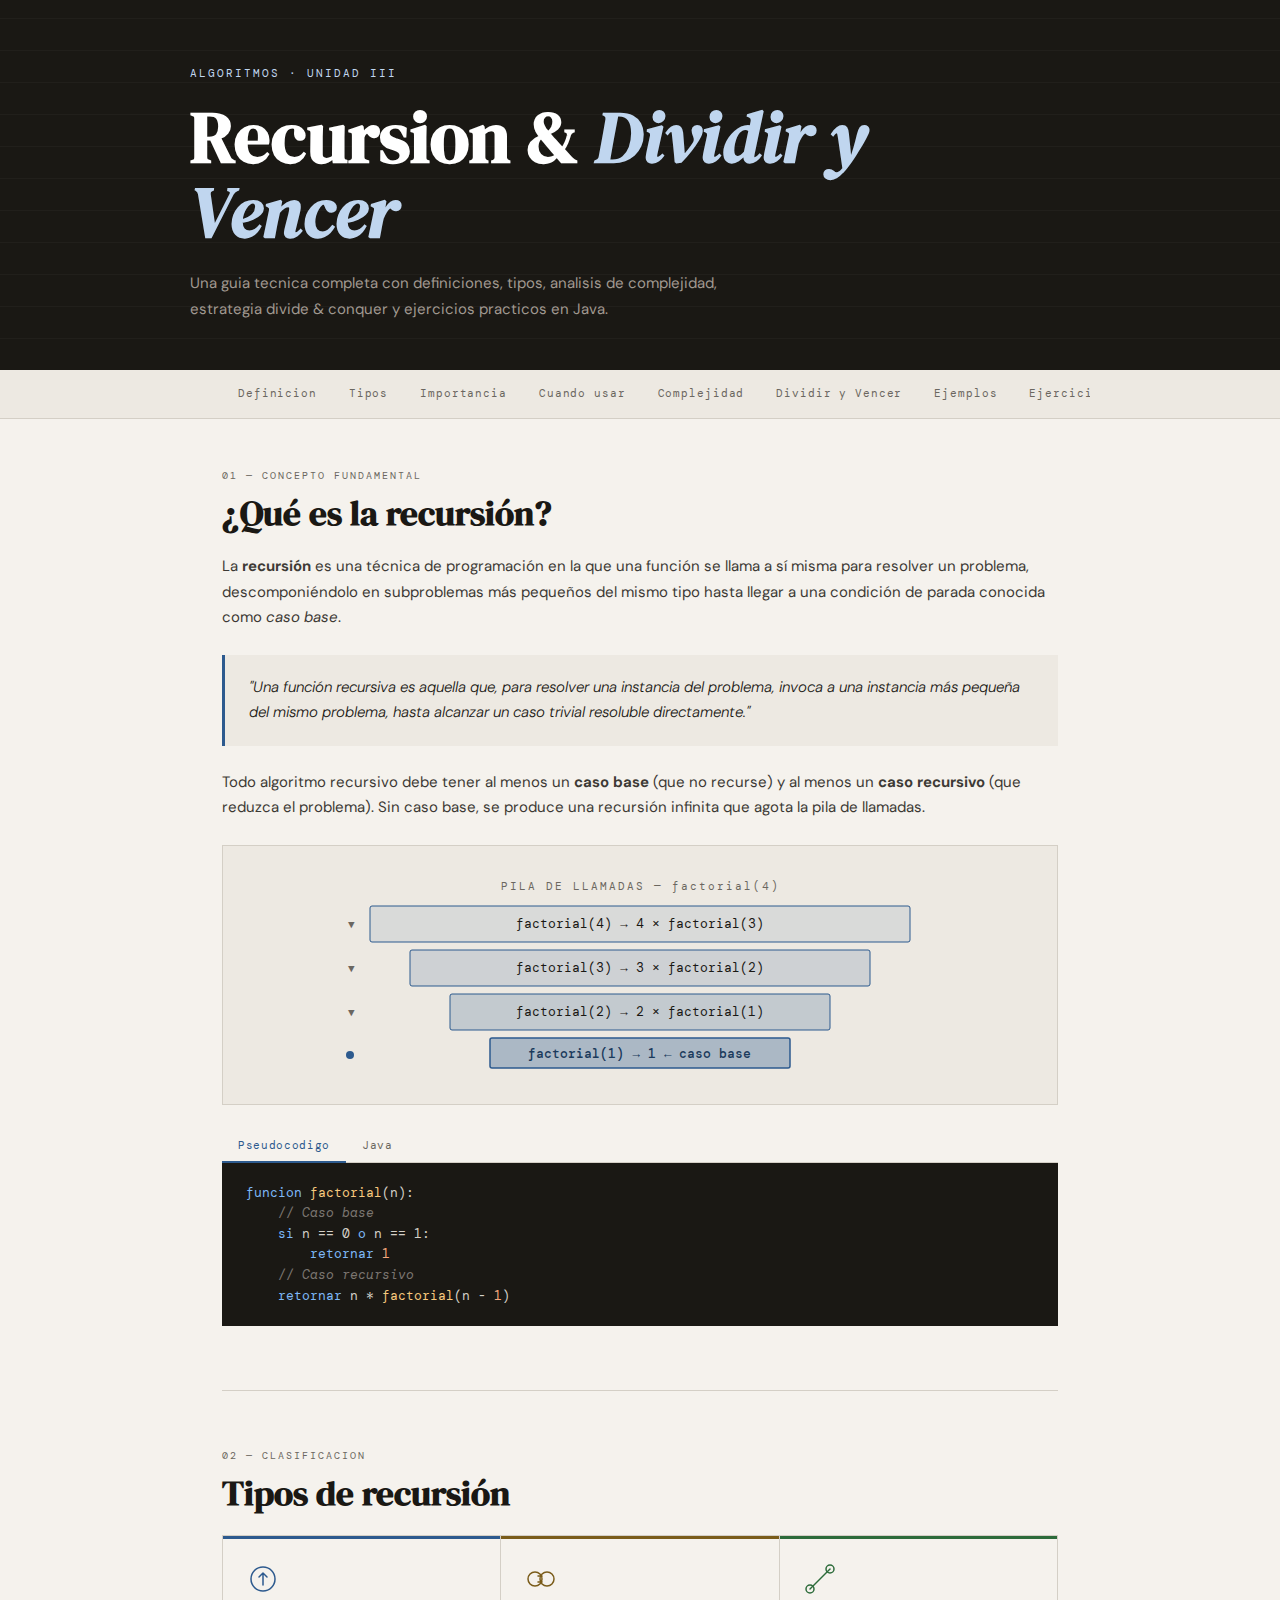
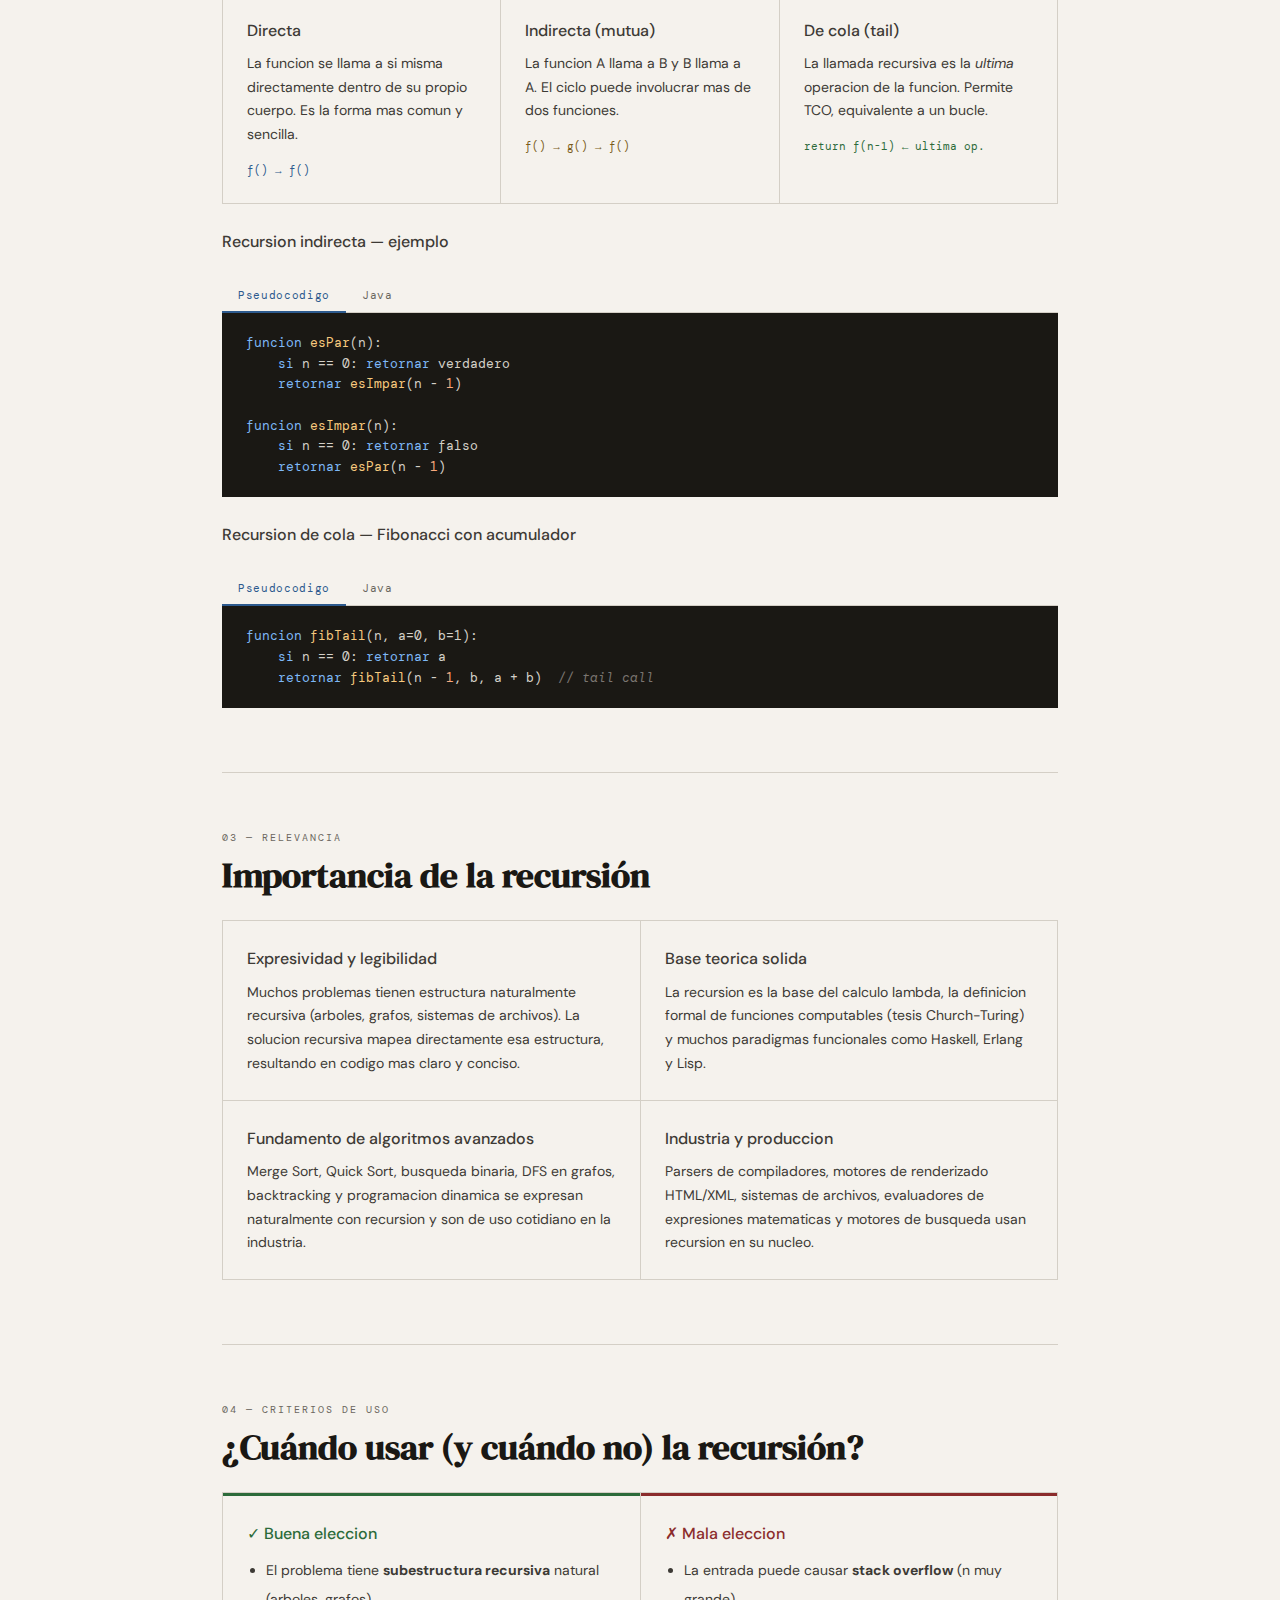
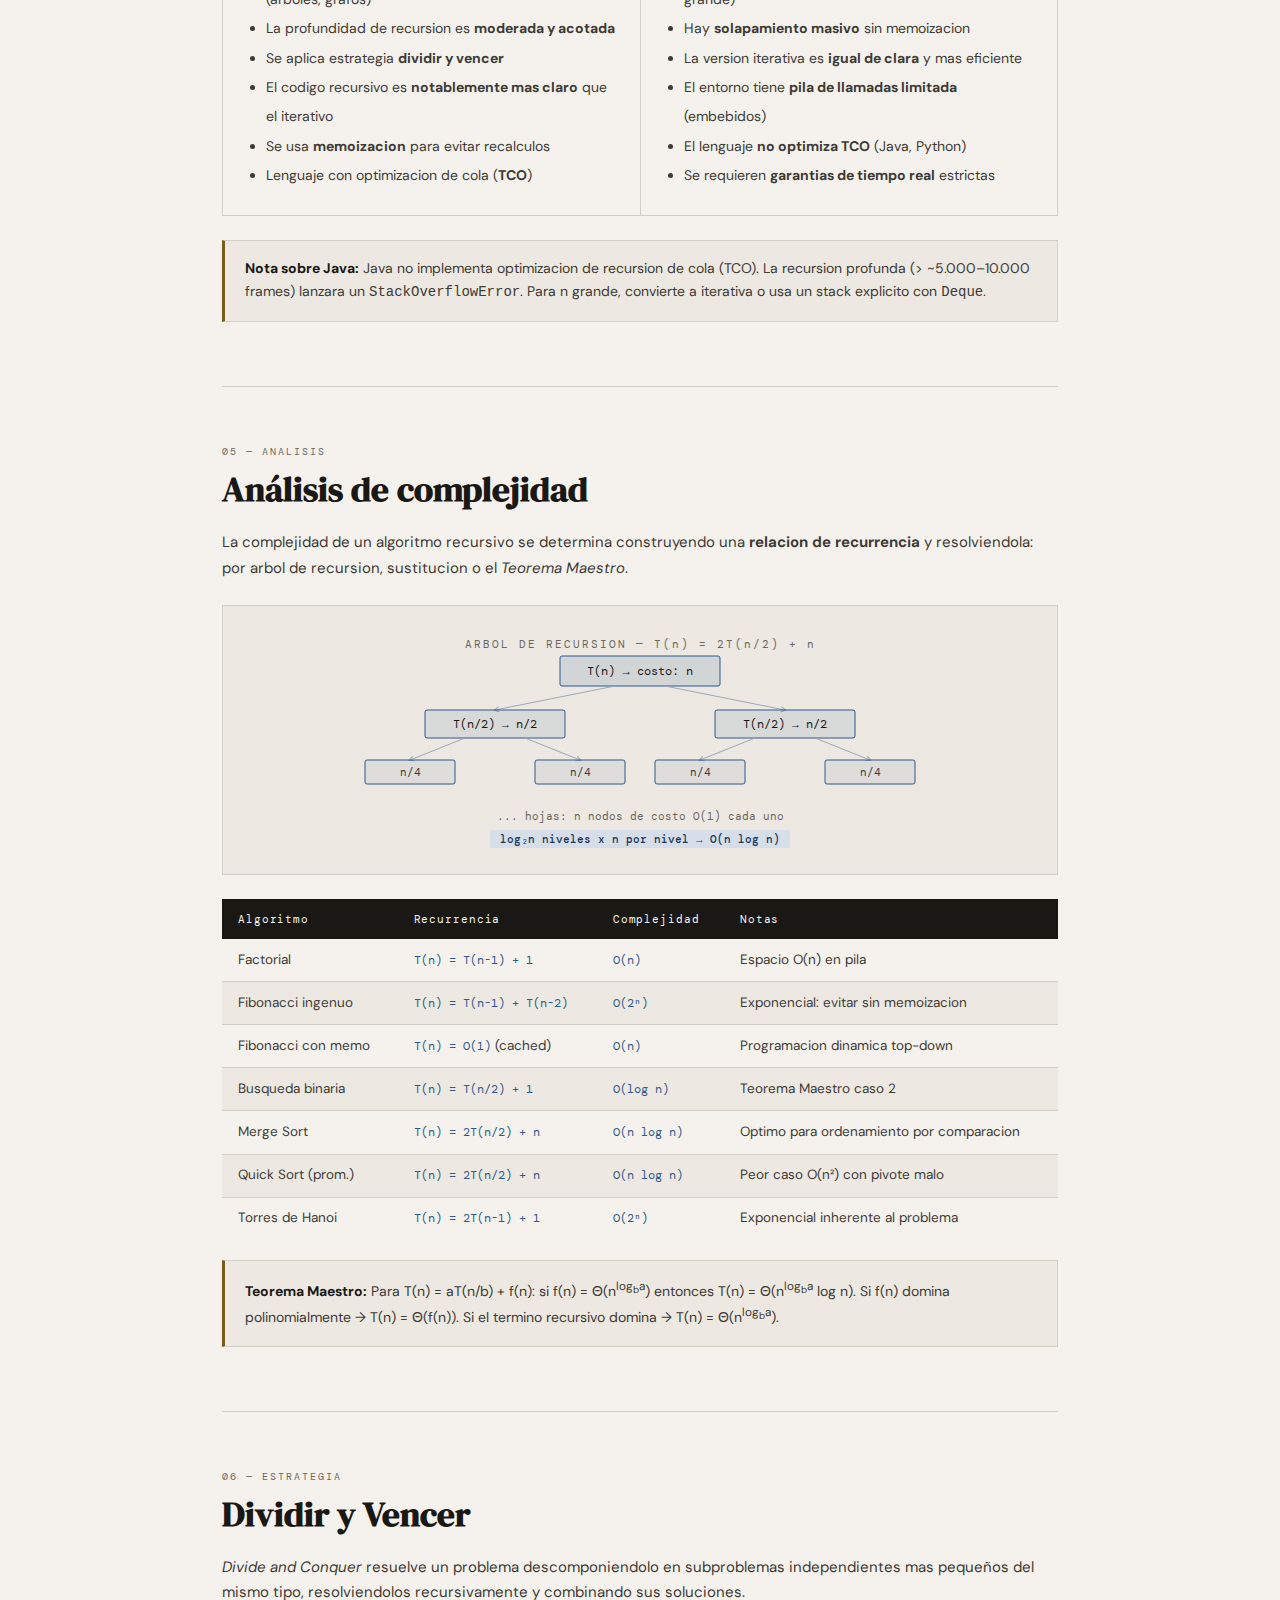
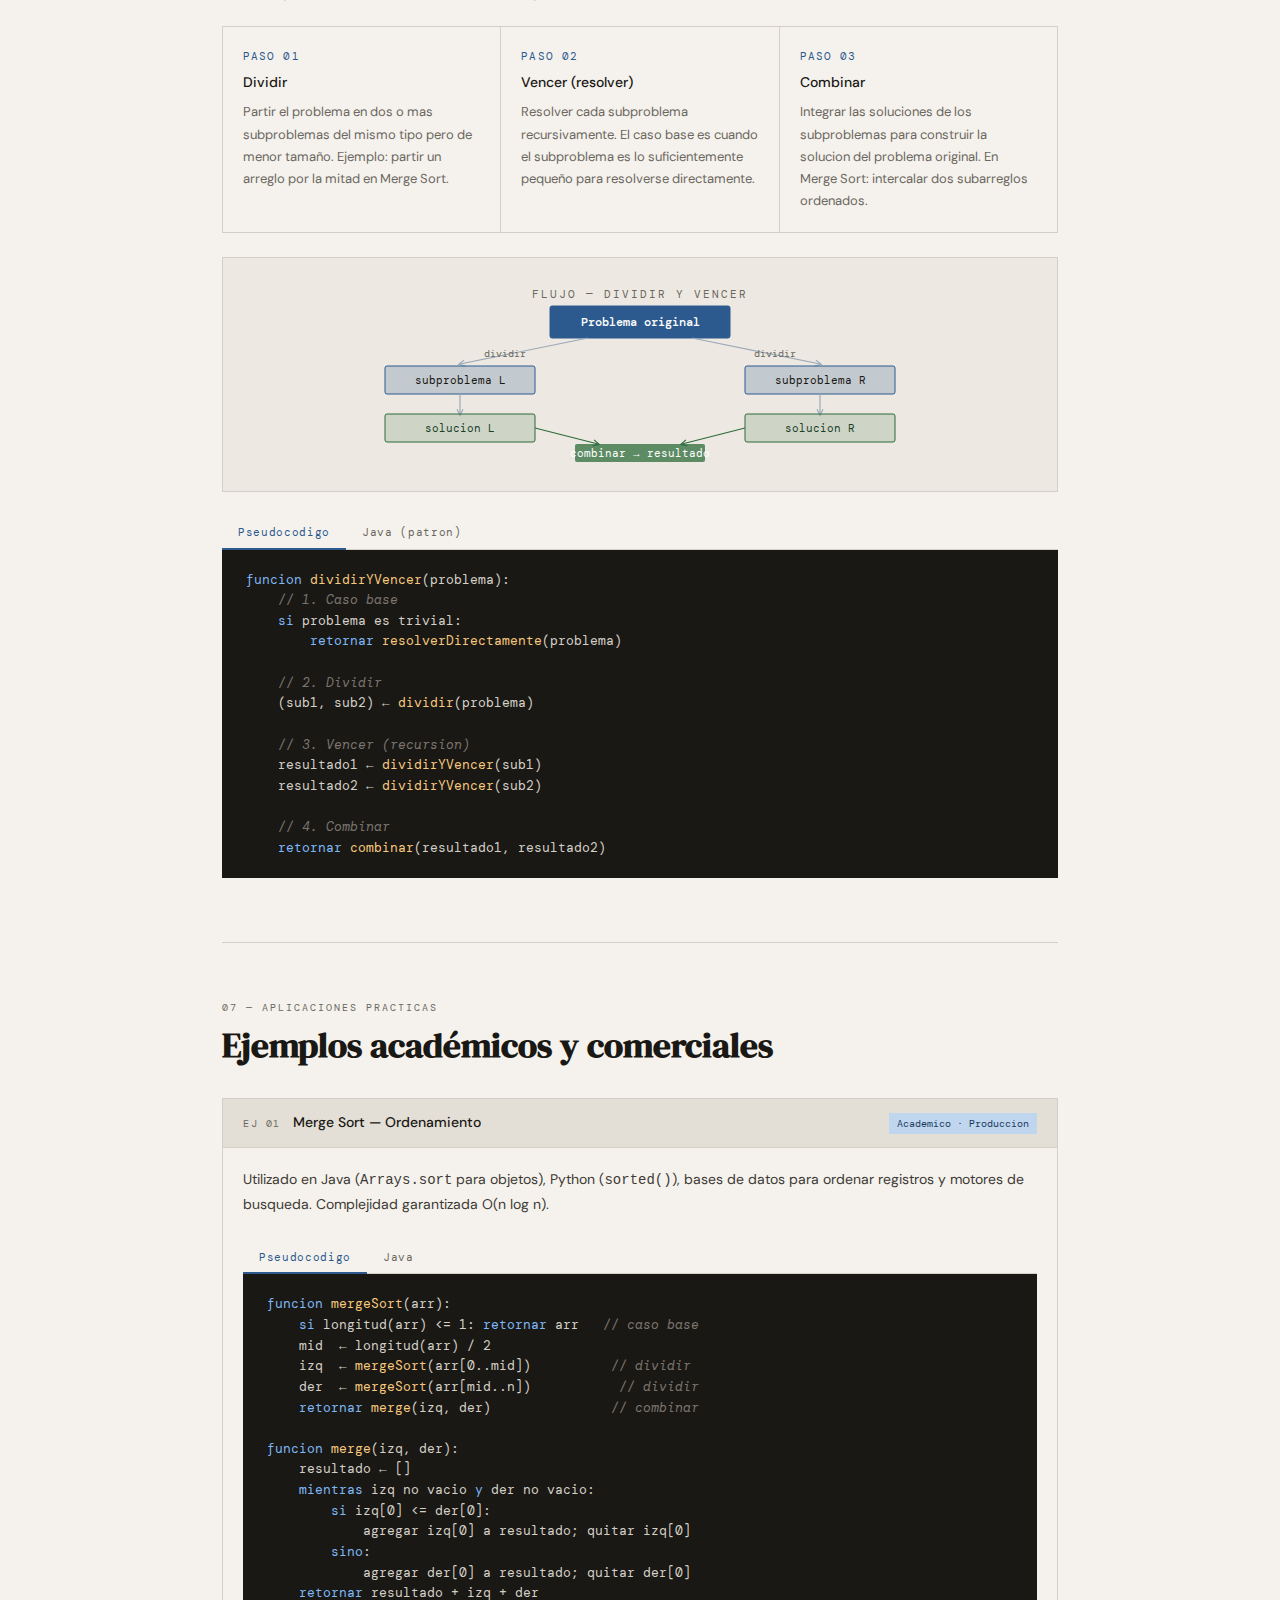
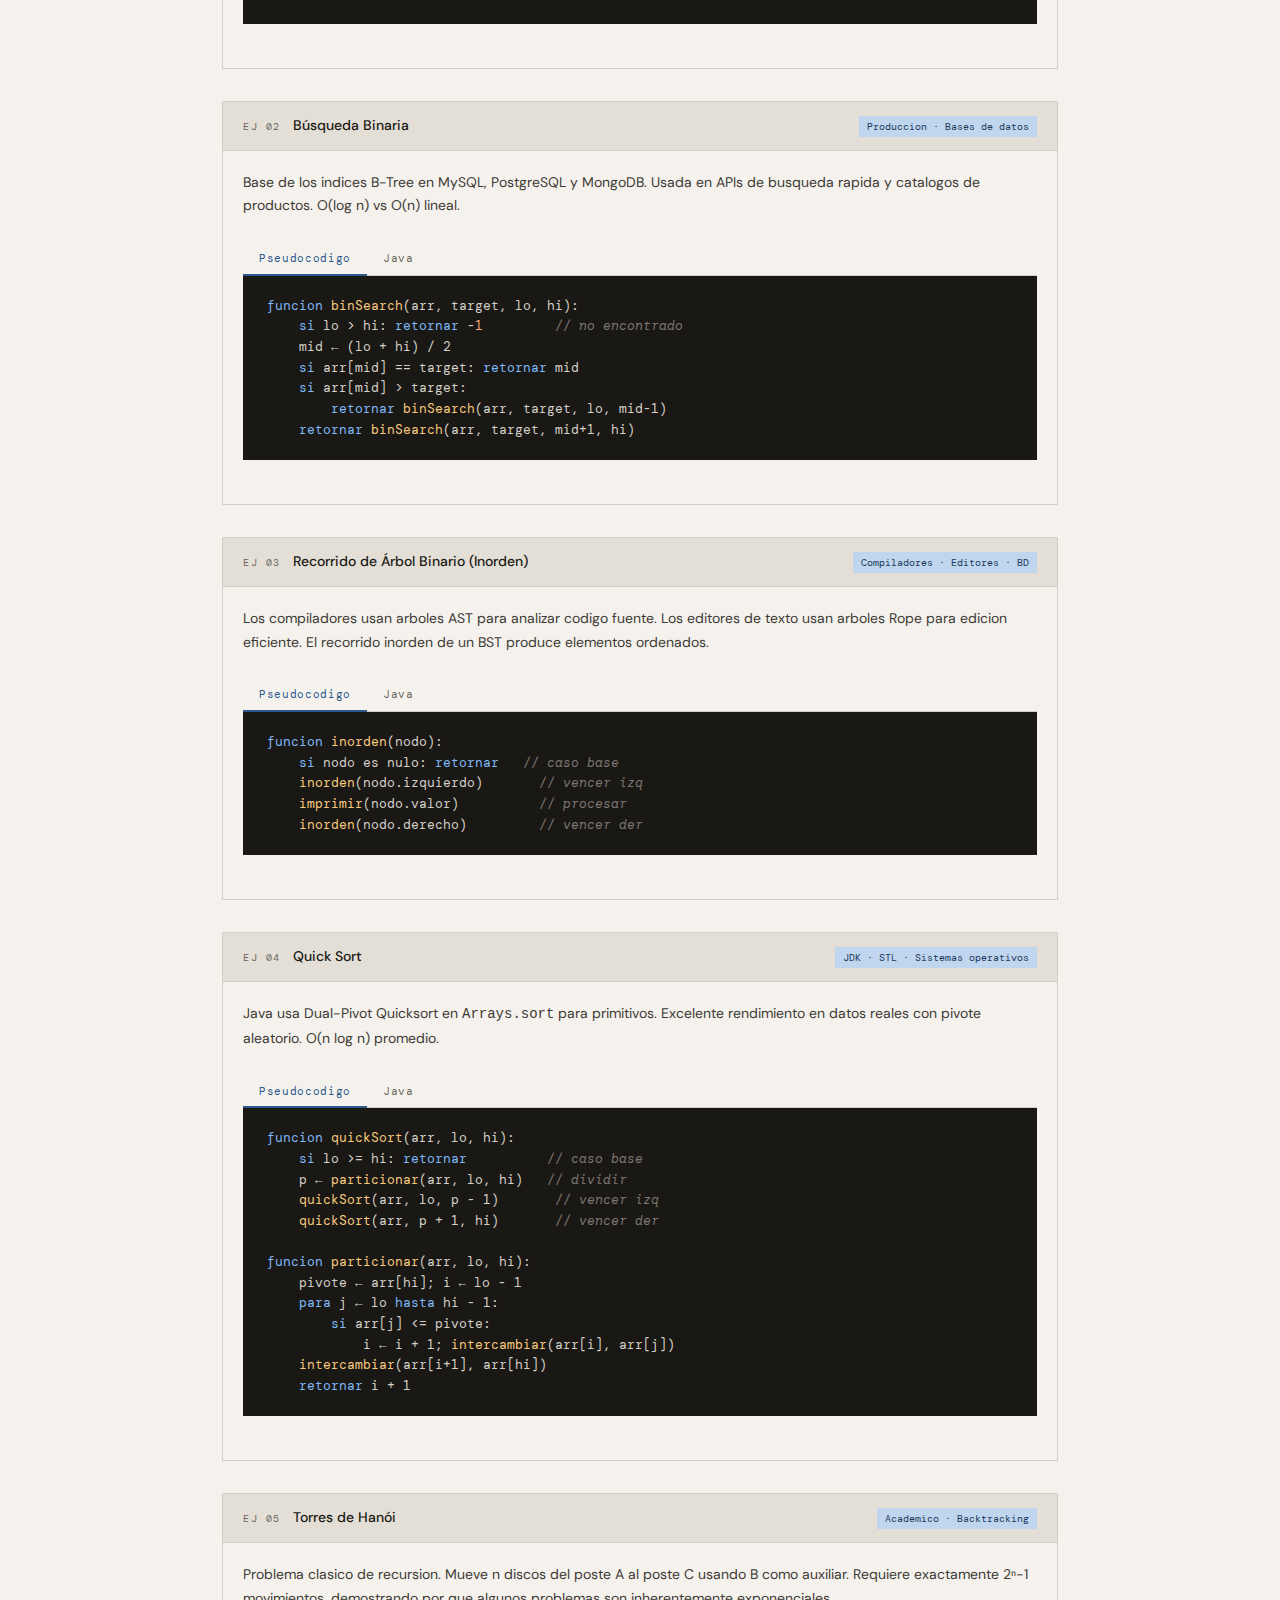
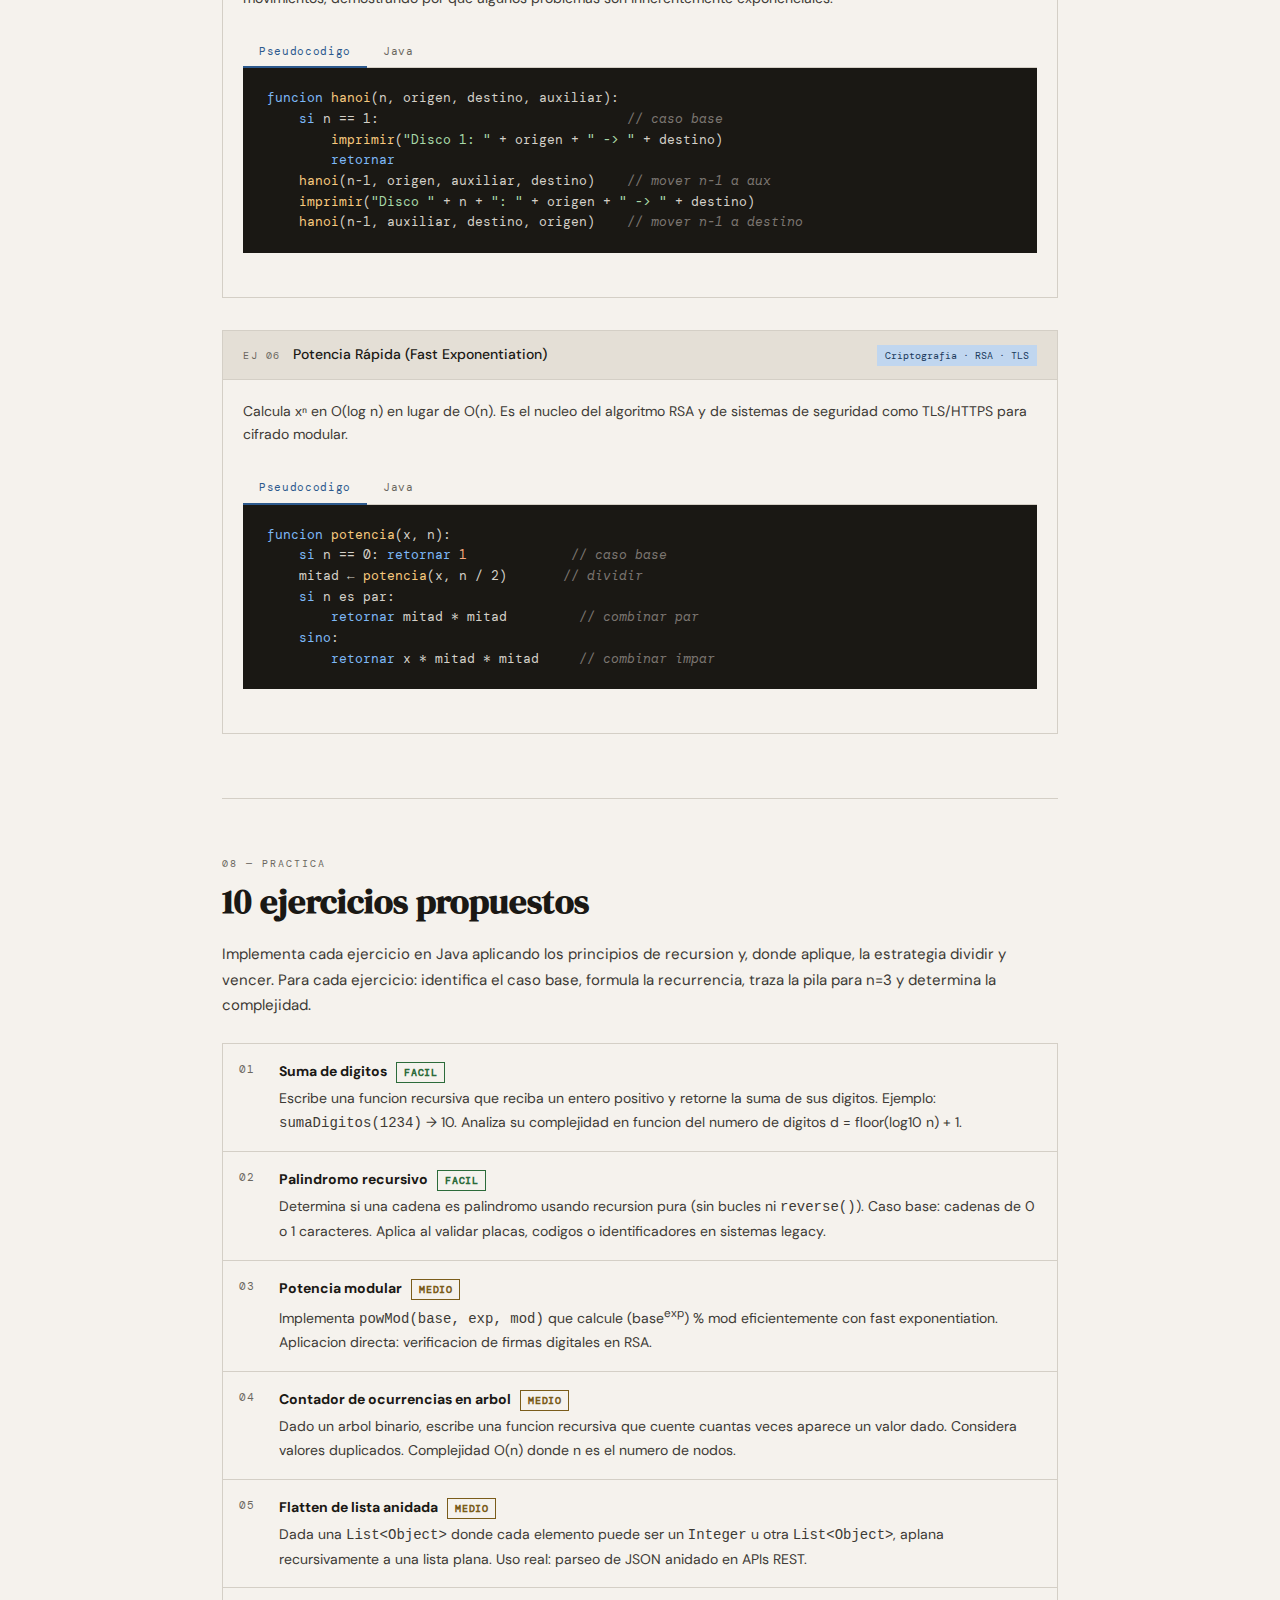
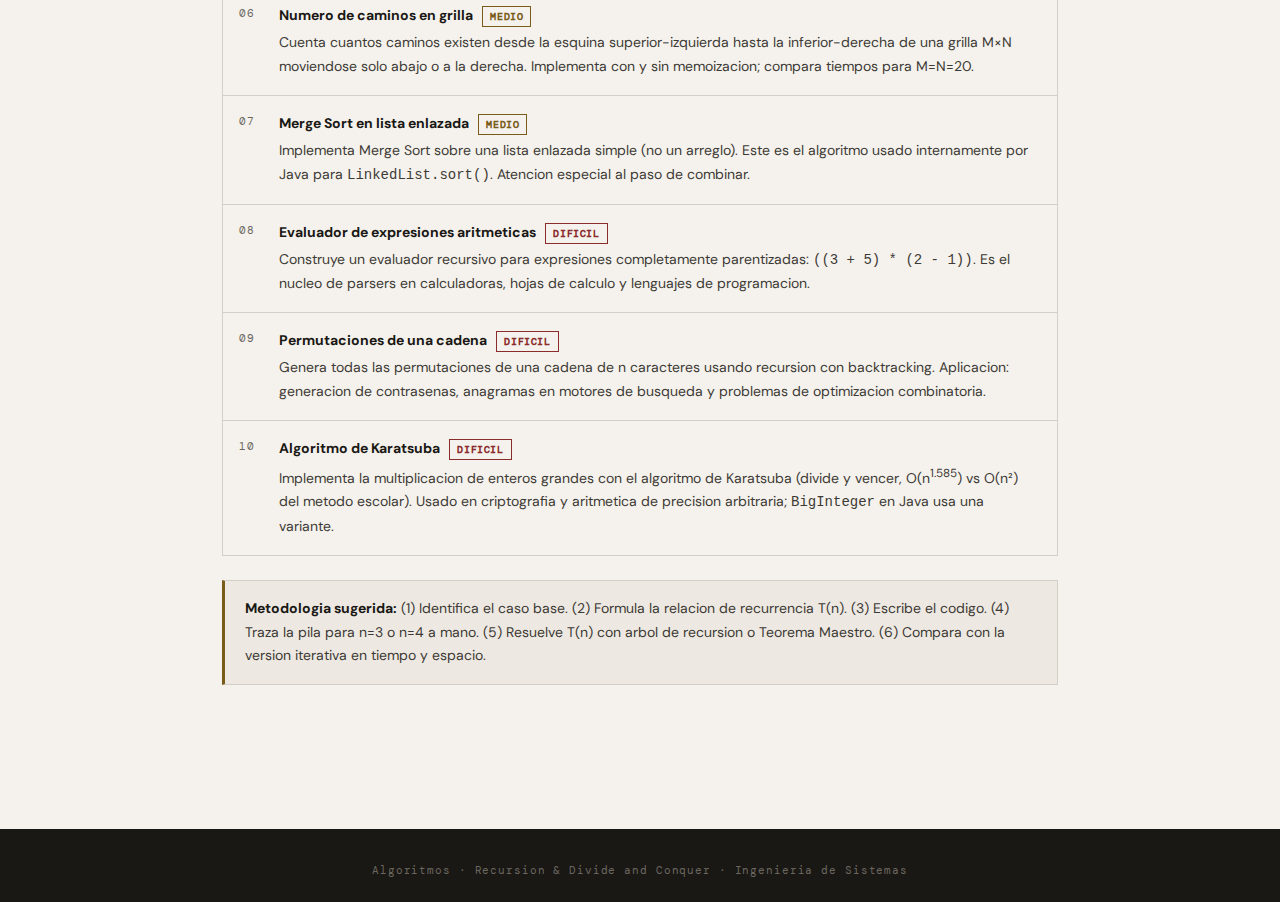
<file: data_structures/recursion.html>
<!DOCTYPE html>
<html lang="es">
<head>
<meta charset="UTF-8">
<meta name="viewport" content="width=device-width, initial-scale=1.0">
<title>Recursión — Guía Completa</title>
<link rel="preconnect" href="https://fonts.googleapis.com">
<link rel="preconnect" href="https://fonts.gstatic.com" crossorigin>
<link href="https://fonts.googleapis.com/css2?family=DM+Serif+Display:ital@0;1&family=DM+Mono:wght@300;400;500&family=DM+Sans:wght@300;400;500&display=swap" rel="stylesheet">
<style>
  :root {
    --ink:     #1a1814;
    --ink2:    #3d3a35;
    --ink3:    #6b6760;
    --paper:   #f5f2ed;
    --paper2:  #ede9e2;
    --paper3:  #e4dfd6;
    --rule:    #d4cfc6;
    --accent:  #2d5a8e;
    --accent2: #1a3a5c;
    --accent3: #c0d6ef;
    --red:     #8b2c2c;
    --green:   #2c6b3a;
    --amber:   #7a5c1a;
    --mono:    'DM Mono', monospace;
    --serif:   'DM Serif Display', serif;
    --sans:    'DM Sans', sans-serif;
  }
  *, *::before, *::after { box-sizing: border-box; margin: 0; padding: 0; }
  html { scroll-behavior: smooth; }
  body { font-family: var(--sans); background: var(--paper); color: var(--ink); font-size: 15px; line-height: 1.7; }

  header {
    background: var(--ink); color: var(--paper);
    padding: 4rem 2rem 3rem; position: relative; overflow: hidden;
  }
  header::before {
    content: ''; position: absolute; inset: 0;
    background: repeating-linear-gradient(0deg, transparent, transparent 31px, rgba(255,255,255,0.03) 31px, rgba(255,255,255,0.03) 32px);
  }
  .header-inner { max-width: 900px; margin: 0 auto; position: relative; }
  .header-label { font-family: var(--mono); font-size: 11px; letter-spacing: 0.18em; color: var(--accent3); text-transform: uppercase; margin-bottom: 1rem; }
  header h1 { font-family: var(--serif); font-size: clamp(2.8rem, 6vw, 4.5rem); line-height: 1.05; color: #fff; margin-bottom: 1.25rem; }
  header h1 em { color: var(--accent3); font-style: italic; }
  .header-desc { font-size: 15px; color: #a09890; max-width: 560px; line-height: 1.75; }

  nav { background: var(--paper2); border-bottom: 1px solid var(--rule); position: sticky; top: 0; z-index: 100; }
  .nav-inner { max-width: 900px; margin: 0 auto; padding: 0 2rem; display: flex; gap: 0; overflow-x: auto; scrollbar-width: none; }
  .nav-inner::-webkit-scrollbar { display: none; }
  nav a { font-family: var(--mono); font-size: 11px; letter-spacing: 0.08em; color: var(--ink3); text-decoration: none; padding: 0.85rem 1rem; white-space: nowrap; border-bottom: 2px solid transparent; transition: color 0.15s, border-color 0.15s; }
  nav a:hover { color: var(--ink); border-bottom-color: var(--accent); }

  main { max-width: 900px; margin: 0 auto; padding: 3rem 2rem 5rem; }
  section { margin-bottom: 4rem; }

  .section-label { font-family: var(--mono); font-size: 10px; letter-spacing: 0.2em; color: var(--ink3); text-transform: uppercase; margin-bottom: 0.5rem; }
  h2 { font-family: var(--serif); font-size: clamp(1.6rem, 3vw, 2.2rem); color: var(--ink); margin-bottom: 1.25rem; line-height: 1.2; }
  h3 { font-family: var(--sans); font-size: 1rem; font-weight: 500; color: var(--ink2); margin-bottom: 0.5rem; margin-top: 1.5rem; }
  p { color: var(--ink2); margin-bottom: 0.85rem; }
  p:last-child { margin-bottom: 0; }

  .divider { height: 1px; background: var(--rule); margin: 3.5rem 0; }

  .cards { display: grid; gap: 1px; background: var(--rule); border: 1px solid var(--rule); }
  .cards-2 { grid-template-columns: repeat(auto-fit, minmax(300px, 1fr)); }
  .cards-3 { grid-template-columns: repeat(auto-fit, minmax(220px, 1fr)); }
  .card { background: var(--paper); padding: 1.5rem; }
  .card-accent-top { border-top: 3px solid var(--accent); }
  .card-accent-red  { border-top: 3px solid var(--red); }
  .card-accent-green{ border-top: 3px solid var(--green); }
  .card-icon { width: 32px; height: 32px; margin-bottom: 0.85rem; color: var(--accent); }
  .card h3 { margin-top: 0; }
  .card p  { font-size: 14px; }

  .def-box { border-left: 3px solid var(--accent); background: var(--paper2); padding: 1.25rem 1.5rem; margin: 1.5rem 0; }
  .def-box p { font-size: 15px; font-weight: 300; font-style: italic; color: var(--ink); margin: 0; }

  .code-tabs { margin: 1.5rem 0; }
  .tab-bar { display: flex; gap: 0; border-bottom: 1px solid var(--rule); }
  .tab-btn { font-family: var(--mono); font-size: 11px; letter-spacing: 0.06em; background: none; border: none; padding: 0.55rem 1rem; color: var(--ink3); cursor: pointer; border-bottom: 2px solid transparent; margin-bottom: -1px; transition: color 0.12s; }
  .tab-btn.active { color: var(--accent); border-bottom-color: var(--accent); }
  .tab-pane { display: none; }
  .tab-pane.active { display: block; }

  pre { background: var(--ink); color: #d4d0c8; font-family: var(--mono); font-size: 12.5px; line-height: 1.65; padding: 1.25rem 1.5rem; overflow-x: auto; }
  .kw  { color: #7eb8f7; }
  .fn  { color: #f7c97e; }
  .cm  { color: #7a7570; font-style: italic; }
  .str { color: #a8d8a8; }
  .num { color: #f7a87e; }
  .tp  { color: #c8a8f7; }

  .table-wrap { overflow-x: auto; margin: 1.25rem 0; }
  table { width: 100%; border-collapse: collapse; font-size: 13.5px; }
  th { background: var(--ink); color: var(--paper); font-family: var(--mono); font-size: 11px; letter-spacing: 0.08em; font-weight: 400; padding: 0.65rem 1rem; text-align: left; }
  td { padding: 0.6rem 1rem; border-bottom: 1px solid var(--rule); color: var(--ink2); vertical-align: top; }
  tr:last-child td { border-bottom: none; }
  tr:nth-child(even) td { background: var(--paper2); }
  td code { font-family: var(--mono); font-size: 12px; color: var(--accent); }

  .svg-wrap { background: var(--paper2); border: 1px solid var(--rule); padding: 1.5rem; margin: 1.5rem 0; overflow-x: auto; }
  .svg-wrap svg { display: block; margin: 0 auto; max-width: 100%; }

  .callout { background: var(--paper2); border: 1px solid var(--rule); border-left: 3px solid var(--amber); padding: 1rem 1.25rem; margin: 1.25rem 0; font-size: 14px; color: var(--ink2); }
  .callout strong { color: var(--ink); }

  .exercises { counter-reset: ex; list-style: none; }
  .exercises li { counter-increment: ex; padding: 1rem 1rem 1rem 3.5rem; border-bottom: 1px solid var(--rule); position: relative; font-size: 14px; color: var(--ink2); }
  .exercises li:last-child { border-bottom: none; }
  .exercises li::before { content: counter(ex, decimal-leading-zero); position: absolute; left: 1rem; top: 1rem; font-family: var(--mono); font-size: 11px; color: var(--ink3); letter-spacing: 0.05em; }
  .exercises li strong { display: block; font-size: 14px; color: var(--ink); margin-bottom: 0.2rem; }
  .ex-tag { display: inline-block; font-family: var(--mono); font-size: 10px; letter-spacing: 0.06em; padding: 1px 7px; border: 1px solid var(--rule); color: var(--ink3); margin-left: 0.4rem; vertical-align: middle; }
  .tag-hard { border-color: var(--red); color: var(--red); }
  .tag-med  { border-color: var(--amber); color: var(--amber); }
  .tag-easy { border-color: var(--green); color: var(--green); }

  .parts-grid { display: grid; grid-template-columns: repeat(auto-fit, minmax(200px, 1fr)); gap: 1px; background: var(--rule); border: 1px solid var(--rule); margin: 1.25rem 0; }
  .part { background: var(--paper); padding: 1.25rem; }
  .part-num { font-family: var(--mono); font-size: 11px; color: var(--accent); letter-spacing: 0.1em; margin-bottom: 0.35rem; }
  .part h4 { font-family: var(--sans); font-size: 14px; font-weight: 500; margin-bottom: 0.4rem; }
  .part p  { font-size: 13px; color: var(--ink3); margin: 0; }

  .example-block { border: 1px solid var(--rule); margin: 2rem 0; }
  .example-header { background: var(--paper3); padding: 0.75rem 1.25rem; display: flex; align-items: baseline; gap: 0.75rem; border-bottom: 1px solid var(--rule); flex-wrap: wrap; }
  .example-header .ex-num { font-family: var(--mono); font-size: 10px; letter-spacing: 0.15em; color: var(--ink3); }
  .example-header h3 { font-size: 14px; font-weight: 500; color: var(--ink); margin: 0; }
  .example-header .ex-badge { font-family: var(--mono); font-size: 10px; padding: 2px 8px; background: var(--accent3); color: var(--accent2); margin-left: auto; white-space: nowrap; }
  .example-body { padding: 1.25rem; }
  .example-body p { font-size: 14px; margin-bottom: 0.75rem; }

  footer { background: var(--ink); color: var(--ink3); text-align: center; padding: 2rem; font-family: var(--mono); font-size: 11px; letter-spacing: 0.08em; }

  @media (max-width: 600px) {
    main { padding: 2rem 1rem 4rem; }
    header { padding: 2.5rem 1rem 2rem; }
  }
</style>
</head>
<body>

<header>
  <div class="header-inner">
    <div class="header-label">Algoritmos &middot; Unidad III</div>
    <h1>Recursion &amp; <em>Dividir y Vencer</em></h1>
    <p class="header-desc">Una guia tecnica completa con definiciones, tipos, analisis de complejidad, estrategia divide &amp; conquer y ejercicios practicos en Java.</p>
  </div>
</header>

<nav>
  <div class="nav-inner">
    <a href="#que-es">Definicion</a>
    <a href="#tipos">Tipos</a>
    <a href="#importancia">Importancia</a>
    <a href="#cuando">Cuando usar</a>
    <a href="#complejidad">Complejidad</a>
    <a href="#dividir">Dividir y Vencer</a>
    <a href="#ejemplos">Ejemplos</a>
    <a href="#ejercicios">Ejercicios</a>
  </div>
</nav>

<main>

<!-- ── 1. QUE ES RECURSION ──────────────────────────────────────── -->
<section id="que-es">
  <div class="section-label">01 &mdash; Concepto fundamental</div>
  <h2>¿Qué es la recursión?</h2>
  <p>La <strong>recursión</strong> es una técnica de programación en la que una función se llama a sí misma para resolver un problema, descomponiéndolo en subproblemas más pequeños del mismo tipo hasta llegar a una condición de parada conocida como <em>caso base</em>.</p>

  <div class="def-box">
    <p>"Una función recursiva es aquella que, para resolver una instancia del problema, invoca a una instancia más pequeña del mismo problema, hasta alcanzar un caso trivial resoluble directamente."</p>
  </div>

  <p>Todo algoritmo recursivo debe tener al menos un <strong>caso base</strong> (que no recurse) y al menos un <strong>caso recursivo</strong> (que reduzca el problema). Sin caso base, se produce una recursión infinita que agota la pila de llamadas.</p>

  <div class="svg-wrap">
    <svg width="640" height="210" viewBox="0 0 640 210" xmlns="http://www.w3.org/2000/svg" style="font-family:'DM Mono',monospace">
      <text x="320" y="20" text-anchor="middle" font-size="11" fill="#6b6760" letter-spacing="2">PILA DE LLAMADAS &mdash; factorial(4)</text>
      <rect x="50"  y="36" width="540" height="36" rx="2" fill="#2d5a8e" fill-opacity="0.10" stroke="#2d5a8e" stroke-width="1"/>
      <rect x="90"  y="80" width="460" height="36" rx="2" fill="#2d5a8e" fill-opacity="0.16" stroke="#2d5a8e" stroke-width="1"/>
      <rect x="130" y="124" width="380" height="36" rx="2" fill="#2d5a8e" fill-opacity="0.22" stroke="#2d5a8e" stroke-width="1"/>
      <rect x="170" y="168" width="300" height="30" rx="2" fill="#2d5a8e" fill-opacity="0.34" stroke="#2d5a8e" stroke-width="1.5"/>
      <text x="320" y="58"  text-anchor="middle" font-size="12.5" fill="#1a1814">factorial(4)  &rarr;  4 &times; factorial(3)</text>
      <text x="320" y="102" text-anchor="middle" font-size="12.5" fill="#1a1814">factorial(3)  &rarr;  3 &times; factorial(2)</text>
      <text x="320" y="146" text-anchor="middle" font-size="12.5" fill="#1a1814">factorial(2)  &rarr;  2 &times; factorial(1)</text>
      <text x="320" y="188" text-anchor="middle" font-size="12.5" fill="#1a3a5c" font-weight="500">factorial(1)  &rarr;  1  &larr; caso base</text>
      <text x="28" y="58"  font-size="11" fill="#6b6760">&#9660;</text>
      <text x="28" y="102" font-size="11" fill="#6b6760">&#9660;</text>
      <text x="28" y="146" font-size="11" fill="#6b6760">&#9660;</text>
      <circle cx="30" cy="185" r="4" fill="#2d5a8e"/>
    </svg>
  </div>

  <div class="code-tabs">
    <div class="tab-bar">
      <button class="tab-btn active" onclick="switchTab(this,'pseudo-fact')">Pseudocodigo</button>
      <button class="tab-btn" onclick="switchTab(this,'java-fact')">Java</button>
    </div>
    <div id="pseudo-fact" class="tab-pane active">
<pre><span class="kw">funcion</span> <span class="fn">factorial</span>(n):
    <span class="cm">// Caso base</span>
    <span class="kw">si</span> n == 0 <span class="kw">o</span> n == 1:
        <span class="kw">retornar</span> <span class="num">1</span>
    <span class="cm">// Caso recursivo</span>
    <span class="kw">retornar</span> n * <span class="fn">factorial</span>(n - <span class="num">1</span>)</pre>
    </div>
    <div id="java-fact" class="tab-pane">
<pre><span class="kw">public static</span> <span class="tp">long</span> <span class="fn">factorial</span>(<span class="tp">int</span> n) {
    <span class="cm">// Caso base</span>
    <span class="kw">if</span> (n &lt;= <span class="num">1</span>) <span class="kw">return</span> <span class="num">1L</span>;
    <span class="cm">// Caso recursivo</span>
    <span class="kw">return</span> n * <span class="fn">factorial</span>(n - <span class="num">1</span>);
}</pre>
    </div>
  </div>
</section>

<div class="divider"></div>

<!-- ── 2. TIPOS ──────────────────────────────────────────────────── -->
<section id="tipos">
  <div class="section-label">02 &mdash; Clasificacion</div>
  <h2>Tipos de recursión</h2>

  <div class="cards cards-3" style="margin-bottom:1.5rem">
    <div class="card card-accent-top">
      <svg class="card-icon" viewBox="0 0 32 32" fill="none" xmlns="http://www.w3.org/2000/svg">
        <circle cx="16" cy="16" r="12" stroke="currentColor" stroke-width="1.5"/>
        <path d="M16 10 L16 22 M12 14 L16 10 L20 14" stroke="currentColor" stroke-width="1.5" stroke-linecap="round" stroke-linejoin="round"/>
      </svg>
      <h3>Directa</h3>
      <p>La funcion se llama a si misma directamente dentro de su propio cuerpo. Es la forma mas comun y sencilla.</p>
      <p style="font-family:var(--mono);font-size:11px;color:var(--accent);margin-top:0.5rem">f() &rarr; f()</p>
    </div>
    <div class="card card-accent-top" style="border-top-color:var(--amber)">
      <svg class="card-icon" viewBox="0 0 32 32" fill="none" style="color:var(--amber)" xmlns="http://www.w3.org/2000/svg">
        <circle cx="10" cy="16" r="7" stroke="currentColor" stroke-width="1.5"/>
        <circle cx="22" cy="16" r="7" stroke="currentColor" stroke-width="1.5"/>
        <path d="M17 13 L13 13" stroke="currentColor" stroke-width="1.5" stroke-linecap="round"/>
        <path d="M17 19 L13 19" stroke="currentColor" stroke-width="1.5" stroke-linecap="round"/>
      </svg>
      <h3>Indirecta (mutua)</h3>
      <p>La funcion A llama a B y B llama a A. El ciclo puede involucrar mas de dos funciones.</p>
      <p style="font-family:var(--mono);font-size:11px;color:var(--amber);margin-top:0.5rem">f() &rarr; g() &rarr; f()</p>
    </div>
    <div class="card card-accent-top" style="border-top-color:var(--green)">
      <svg class="card-icon" viewBox="0 0 32 32" fill="none" style="color:var(--green)" xmlns="http://www.w3.org/2000/svg">
        <path d="M6 26 L26 6" stroke="currentColor" stroke-width="1.5" stroke-linecap="round"/>
        <circle cx="26" cy="6"  r="4" stroke="currentColor" stroke-width="1.5"/>
        <circle cx="6"  cy="26" r="4" stroke="currentColor" stroke-width="1.5"/>
      </svg>
      <h3>De cola (tail)</h3>
      <p>La llamada recursiva es la <em>ultima</em> operacion de la funcion. Permite TCO, equivalente a un bucle.</p>
      <p style="font-family:var(--mono);font-size:11px;color:var(--green);margin-top:0.5rem">return f(n-1)  &larr; ultima op.</p>
    </div>
  </div>

  <h3>Recursion indirecta &mdash; ejemplo</h3>
  <div class="code-tabs">
    <div class="tab-bar">
      <button class="tab-btn active" onclick="switchTab(this,'pseudo-mut')">Pseudocodigo</button>
      <button class="tab-btn" onclick="switchTab(this,'java-mut')">Java</button>
    </div>
    <div id="pseudo-mut" class="tab-pane active">
<pre><span class="kw">funcion</span> <span class="fn">esPar</span>(n):
    <span class="kw">si</span> n == 0: <span class="kw">retornar</span> verdadero
    <span class="kw">retornar</span> <span class="fn">esImpar</span>(n - <span class="num">1</span>)

<span class="kw">funcion</span> <span class="fn">esImpar</span>(n):
    <span class="kw">si</span> n == 0: <span class="kw">retornar</span> falso
    <span class="kw">retornar</span> <span class="fn">esPar</span>(n - <span class="num">1</span>)</pre>
    </div>
    <div id="java-mut" class="tab-pane">
<pre><span class="kw">static boolean</span> <span class="fn">esPar</span>(<span class="tp">int</span> n) {
    <span class="kw">if</span> (n == <span class="num">0</span>) <span class="kw">return true</span>;
    <span class="kw">return</span> <span class="fn">esImpar</span>(n - <span class="num">1</span>);
}
<span class="kw">static boolean</span> <span class="fn">esImpar</span>(<span class="tp">int</span> n) {
    <span class="kw">if</span> (n == <span class="num">0</span>) <span class="kw">return false</span>;
    <span class="kw">return</span> <span class="fn">esPar</span>(n - <span class="num">1</span>);
}</pre>
    </div>
  </div>

  <h3>Recursion de cola &mdash; Fibonacci con acumulador</h3>
  <div class="code-tabs">
    <div class="tab-bar">
      <button class="tab-btn active" onclick="switchTab(this,'pseudo-tail')">Pseudocodigo</button>
      <button class="tab-btn" onclick="switchTab(this,'java-tail')">Java</button>
    </div>
    <div id="pseudo-tail" class="tab-pane active">
<pre><span class="kw">funcion</span> <span class="fn">fibTail</span>(n, a=0, b=1):
    <span class="kw">si</span> n == 0: <span class="kw">retornar</span> a
    <span class="kw">retornar</span> <span class="fn">fibTail</span>(n - <span class="num">1</span>, b, a + b)  <span class="cm">// tail call</span></pre>
    </div>
    <div id="java-tail" class="tab-pane">
<pre><span class="kw">static long</span> <span class="fn">fibTail</span>(<span class="tp">int</span> n, <span class="tp">long</span> a, <span class="tp">long</span> b) {
    <span class="kw">if</span> (n == <span class="num">0</span>) <span class="kw">return</span> a;
    <span class="kw">return</span> <span class="fn">fibTail</span>(n - <span class="num">1</span>, b, a + b); <span class="cm">// tail call</span>
}
<span class="cm">// fibTail(10, 0, 1); -> 55</span></pre>
    </div>
  </div>
</section>

<div class="divider"></div>

<!-- ── 3. IMPORTANCIA ────────────────────────────────────────────── -->
<section id="importancia">
  <div class="section-label">03 &mdash; Relevancia</div>
  <h2>Importancia de la recursión</h2>

  <div class="cards cards-2" style="margin:1.5rem 0">
    <div class="card">
      <h3>Expresividad y legibilidad</h3>
      <p>Muchos problemas tienen estructura naturalmente recursiva (arboles, grafos, sistemas de archivos). La solucion recursiva mapea directamente esa estructura, resultando en codigo mas claro y conciso.</p>
    </div>
    <div class="card">
      <h3>Base teorica solida</h3>
      <p>La recursion es la base del calculo lambda, la definicion formal de funciones computables (tesis Church-Turing) y muchos paradigmas funcionales como Haskell, Erlang y Lisp.</p>
    </div>
    <div class="card">
      <h3>Fundamento de algoritmos avanzados</h3>
      <p>Merge Sort, Quick Sort, busqueda binaria, DFS en grafos, backtracking y programacion dinamica se expresan naturalmente con recursion y son de uso cotidiano en la industria.</p>
    </div>
    <div class="card">
      <h3>Industria y produccion</h3>
      <p>Parsers de compiladores, motores de renderizado HTML/XML, sistemas de archivos, evaluadores de expresiones matematicas y motores de busqueda usan recursion en su nucleo.</p>
    </div>
  </div>
</section>

<div class="divider"></div>

<!-- ── 4. CUANDO SI / NO ─────────────────────────────────────────── -->
<section id="cuando">
  <div class="section-label">04 &mdash; Criterios de uso</div>
  <h2>¿Cuándo usar (y cuándo no) la recursión?</h2>

  <div class="cards cards-2" style="margin:1.5rem 0">
    <div class="card card-accent-green">
      <h3 style="color:var(--green)">&#10003; Buena eleccion</h3>
      <ul style="font-size:14px;color:var(--ink2);padding-left:1.2rem;line-height:2.1">
        <li>El problema tiene <strong>subestructura recursiva</strong> natural (arboles, grafos)</li>
        <li>La profundidad de recursion es <strong>moderada y acotada</strong></li>
        <li>Se aplica estrategia <strong>dividir y vencer</strong></li>
        <li>El codigo recursivo es <strong>notablemente mas claro</strong> que el iterativo</li>
        <li>Se usa <strong>memoizacion</strong> para evitar recalculos</li>
        <li>Lenguaje con optimizacion de cola (<strong>TCO</strong>)</li>
      </ul>
    </div>
    <div class="card card-accent-red">
      <h3 style="color:var(--red)">&#10007; Mala eleccion</h3>
      <ul style="font-size:14px;color:var(--ink2);padding-left:1.2rem;line-height:2.1">
        <li>La entrada puede causar <strong>stack overflow</strong> (n muy grande)</li>
        <li>Hay <strong>solapamiento masivo</strong> sin memoizacion</li>
        <li>La version iterativa es <strong>igual de clara</strong> y mas eficiente</li>
        <li>El entorno tiene <strong>pila de llamadas limitada</strong> (embebidos)</li>
        <li>El lenguaje <strong>no optimiza TCO</strong> (Java, Python)</li>
        <li>Se requieren <strong>garantias de tiempo real</strong> estrictas</li>
      </ul>
    </div>
  </div>

  <div class="callout">
    <strong>Nota sobre Java:</strong> Java no implementa optimizacion de recursion de cola (TCO). La recursion profunda (&gt; ~5.000&ndash;10.000 frames) lanzara un <code>StackOverflowError</code>. Para n grande, convierte a iterativa o usa un stack explicito con <code>Deque</code>.
  </div>
</section>

<div class="divider"></div>

<!-- ── 5. COMPLEJIDAD ────────────────────────────────────────────── -->
<section id="complejidad">
  <div class="section-label">05 &mdash; Analisis</div>
  <h2>Análisis de complejidad</h2>
  <p>La complejidad de un algoritmo recursivo se determina construyendo una <strong>relacion de recurrencia</strong> y resolviendola: por arbol de recursion, sustitucion o el <em>Teorema Maestro</em>.</p>

  <div class="svg-wrap">
    <svg width="640" height="220" viewBox="0 0 640 220" xmlns="http://www.w3.org/2000/svg" style="font-family:'DM Mono',monospace">
      <defs>
        <marker id="a1" markerWidth="7" markerHeight="7" refX="5" refY="3.5" orient="auto">
          <path d="M1 1 L6 3.5 L1 6" fill="none" stroke="#9ba8b8" stroke-width="1"/>
        </marker>
      </defs>
      <text x="320" y="18" text-anchor="middle" font-size="11" fill="#6b6760" letter-spacing="2">ARBOL DE RECURSION &mdash; T(n) = 2T(n/2) + n</text>
      <rect x="240" y="26" width="160" height="30" rx="2" fill="#2d5a8e" fill-opacity="0.14" stroke="#2d5a8e" stroke-width="1"/>
      <text x="320" y="45" text-anchor="middle" font-size="12" fill="#1a1814">T(n) &rarr; costo: n</text>
      <line x1="295" y1="56" x2="175" y2="80" stroke="#9ba8b8" stroke-width="1" marker-end="url(#a1)"/>
      <line x1="345" y1="56" x2="465" y2="80" stroke="#9ba8b8" stroke-width="1" marker-end="url(#a1)"/>
      <rect x="105" y="80" width="140" height="28" rx="2" fill="#2d5a8e" fill-opacity="0.11" stroke="#2d5a8e" stroke-width="1"/>
      <rect x="395" y="80" width="140" height="28" rx="2" fill="#2d5a8e" fill-opacity="0.11" stroke="#2d5a8e" stroke-width="1"/>
      <text x="175" y="98" text-anchor="middle" font-size="11.5" fill="#1a1814">T(n/2) &rarr; n/2</text>
      <text x="465" y="98" text-anchor="middle" font-size="11.5" fill="#1a1814">T(n/2) &rarr; n/2</text>
      <line x1="145" y1="108" x2="90"  y2="130" stroke="#9ba8b8" stroke-width="1" marker-end="url(#a1)"/>
      <line x1="205" y1="108" x2="260" y2="130" stroke="#9ba8b8" stroke-width="1" marker-end="url(#a1)"/>
      <line x1="435" y1="108" x2="380" y2="130" stroke="#9ba8b8" stroke-width="1" marker-end="url(#a1)"/>
      <line x1="495" y1="108" x2="550" y2="130" stroke="#9ba8b8" stroke-width="1" marker-end="url(#a1)"/>
      <rect x="45"  y="130" width="90" height="24" rx="2" fill="#2d5a8e" fill-opacity="0.08" stroke="#2d5a8e" stroke-width="1"/>
      <rect x="215" y="130" width="90" height="24" rx="2" fill="#2d5a8e" fill-opacity="0.08" stroke="#2d5a8e" stroke-width="1"/>
      <rect x="335" y="130" width="90" height="24" rx="2" fill="#2d5a8e" fill-opacity="0.08" stroke="#2d5a8e" stroke-width="1"/>
      <rect x="505" y="130" width="90" height="24" rx="2" fill="#2d5a8e" fill-opacity="0.08" stroke="#2d5a8e" stroke-width="1"/>
      <text x="90"  y="146" text-anchor="middle" font-size="10.5" fill="#3d3a35">n/4</text>
      <text x="260" y="146" text-anchor="middle" font-size="10.5" fill="#3d3a35">n/4</text>
      <text x="380" y="146" text-anchor="middle" font-size="10.5" fill="#3d3a35">n/4</text>
      <text x="550" y="146" text-anchor="middle" font-size="10.5" fill="#3d3a35">n/4</text>
      <text x="320" y="190" text-anchor="middle" font-size="10.5" fill="#6b6760">... hojas: n nodos de costo O(1) cada uno</text>
      <rect x="170" y="200" width="300" height="18" rx="2" fill="#c0d6ef" fill-opacity="0.5"/>
      <text x="320" y="213" text-anchor="middle" font-size="11" fill="#1a3a5c" font-weight="500">log&#8322;n niveles x n por nivel &rarr; O(n log n)</text>
    </svg>
  </div>

  <div class="table-wrap">
    <table>
      <thead>
        <tr>
          <th>Algoritmo</th>
          <th>Recurrencia</th>
          <th>Complejidad</th>
          <th>Notas</th>
        </tr>
      </thead>
      <tbody>
        <tr><td>Factorial</td><td><code>T(n) = T(n-1) + 1</code></td><td><code>O(n)</code></td><td>Espacio O(n) en pila</td></tr>
        <tr><td>Fibonacci ingenuo</td><td><code>T(n) = T(n-1) + T(n-2)</code></td><td><code>O(2&#8319;)</code></td><td>Exponencial: evitar sin memoizacion</td></tr>
        <tr><td>Fibonacci con memo</td><td><code>T(n) = O(1)</code> (cached)</td><td><code>O(n)</code></td><td>Programacion dinamica top-down</td></tr>
        <tr><td>Busqueda binaria</td><td><code>T(n) = T(n/2) + 1</code></td><td><code>O(log n)</code></td><td>Teorema Maestro caso 2</td></tr>
        <tr><td>Merge Sort</td><td><code>T(n) = 2T(n/2) + n</code></td><td><code>O(n log n)</code></td><td>Optimo para ordenamiento por comparacion</td></tr>
        <tr><td>Quick Sort (prom.)</td><td><code>T(n) = 2T(n/2) + n</code></td><td><code>O(n log n)</code></td><td>Peor caso O(n&sup2;) con pivote malo</td></tr>
        <tr><td>Torres de Hanoi</td><td><code>T(n) = 2T(n-1) + 1</code></td><td><code>O(2&#8319;)</code></td><td>Exponencial inherente al problema</td></tr>
      </tbody>
    </table>
  </div>

  <div class="callout">
    <strong>Teorema Maestro:</strong> Para T(n) = aT(n/b) + f(n): si f(n) = &#920;(n<sup>log<sub>b</sub>a</sup>) entonces T(n) = &#920;(n<sup>log<sub>b</sub>a</sup> log n). Si f(n) domina polinomialmente &rarr; T(n) = &#920;(f(n)). Si el termino recursivo domina &rarr; T(n) = &#920;(n<sup>log<sub>b</sub>a</sup>).
  </div>
</section>

<div class="divider"></div>

<!-- ── 6. DIVIDIR Y VENCER ───────────────────────────────────────── -->
<section id="dividir">
  <div class="section-label">06 &mdash; Estrategia</div>
  <h2>Dividir y Vencer</h2>
  <p><em>Divide and Conquer</em> resuelve un problema descomponiendolo en subproblemas independientes mas pequeños del mismo tipo, resolviendolos recursivamente y combinando sus soluciones.</p>

  <div class="parts-grid">
    <div class="part">
      <div class="part-num">PASO 01</div>
      <h4>Dividir</h4>
      <p>Partir el problema en dos o mas subproblemas del mismo tipo pero de menor tamaño. Ejemplo: partir un arreglo por la mitad en Merge Sort.</p>
    </div>
    <div class="part">
      <div class="part-num">PASO 02</div>
      <h4>Vencer (resolver)</h4>
      <p>Resolver cada subproblema recursivamente. El caso base es cuando el subproblema es lo suficientemente pequeño para resolverse directamente.</p>
    </div>
    <div class="part">
      <div class="part-num">PASO 03</div>
      <h4>Combinar</h4>
      <p>Integrar las soluciones de los subproblemas para construir la solucion del problema original. En Merge Sort: intercalar dos subarreglos ordenados.</p>
    </div>
  </div>

  <div class="svg-wrap" style="margin-top:1.5rem">
    <svg width="640" height="185" viewBox="0 0 640 185" xmlns="http://www.w3.org/2000/svg" style="font-family:'DM Mono',monospace">
      <defs>
        <marker id="a2" markerWidth="7" markerHeight="7" refX="5" refY="3.5" orient="auto">
          <path d="M1 1 L6 3.5 L1 6" fill="none" stroke="#9ba8b8" stroke-width="1"/>
        </marker>
        <marker id="a3" markerWidth="7" markerHeight="7" refX="5" refY="3.5" orient="auto">
          <path d="M1 1 L6 3.5 L1 6" fill="none" stroke="#2c6b3a" stroke-width="1"/>
        </marker>
      </defs>
      <text x="320" y="16" text-anchor="middle" font-size="11" fill="#6b6760" letter-spacing="2">FLUJO &mdash; DIVIDIR Y VENCER</text>
      <rect x="230" y="24" width="180" height="32" rx="2" fill="#2d5a8e" stroke="#2d5a8e" stroke-width="1"/>
      <text x="320" y="44" text-anchor="middle" font-size="12" fill="#fff" font-weight="500">Problema original</text>
      <line x1="268" y1="56" x2="140" y2="82" stroke="#9ba8b8" stroke-width="1.2" marker-end="url(#a2)"/>
      <line x1="372" y1="56" x2="500" y2="82" stroke="#9ba8b8" stroke-width="1.2" marker-end="url(#a2)"/>
      <text x="185" y="75" text-anchor="middle" font-size="10" fill="#6b6760">dividir</text>
      <text x="455" y="75" text-anchor="middle" font-size="10" fill="#6b6760">dividir</text>
      <rect x="65"  y="84" width="150" height="28" rx="2" fill="#2d5a8e" fill-opacity="0.22" stroke="#2d5a8e" stroke-width="1"/>
      <rect x="425" y="84" width="150" height="28" rx="2" fill="#2d5a8e" fill-opacity="0.22" stroke="#2d5a8e" stroke-width="1"/>
      <text x="140" y="102" text-anchor="middle" font-size="11" fill="#1a1814">subproblema L</text>
      <text x="500" y="102" text-anchor="middle" font-size="11" fill="#1a1814">subproblema R</text>
      <line x1="140" y1="112" x2="140" y2="132" stroke="#9ba8b8" stroke-width="1.2" marker-end="url(#a2)"/>
      <line x1="500" y1="112" x2="500" y2="132" stroke="#9ba8b8" stroke-width="1.2" marker-end="url(#a2)"/>
      <rect x="65"  y="132" width="150" height="28" rx="2" fill="#2c6b3a" fill-opacity="0.16" stroke="#2c6b3a" stroke-width="1"/>
      <rect x="425" y="132" width="150" height="28" rx="2" fill="#2c6b3a" fill-opacity="0.16" stroke="#2c6b3a" stroke-width="1"/>
      <text x="140" y="150" text-anchor="middle" font-size="11" fill="#1a4028">solucion L</text>
      <text x="500" y="150" text-anchor="middle" font-size="11" fill="#1a4028">solucion R</text>
      <line x1="215" y1="146" x2="278" y2="162" stroke="#2c6b3a" stroke-width="1.2" marker-end="url(#a3)"/>
      <line x1="425" y1="146" x2="362" y2="162" stroke="#2c6b3a" stroke-width="1.2" marker-end="url(#a3)"/>
      <rect x="255" y="162" width="130" height="18" rx="2" fill="#2c6b3a" fill-opacity="0.75"/>
      <text x="320" y="175" text-anchor="middle" font-size="10.5" fill="#fff">combinar &rarr; resultado</text>
    </svg>
  </div>

  <div class="code-tabs" style="margin-top:1.5rem">
    <div class="tab-bar">
      <button class="tab-btn active" onclick="switchTab(this,'pseudo-dc')">Pseudocodigo</button>
      <button class="tab-btn" onclick="switchTab(this,'java-dc')">Java (patron)</button>
    </div>
    <div id="pseudo-dc" class="tab-pane active">
<pre><span class="kw">funcion</span> <span class="fn">dividirYVencer</span>(problema):
    <span class="cm">// 1. Caso base</span>
    <span class="kw">si</span> problema es trivial:
        <span class="kw">retornar</span> <span class="fn">resolverDirectamente</span>(problema)

    <span class="cm">// 2. Dividir</span>
    (sub1, sub2) &larr; <span class="fn">dividir</span>(problema)

    <span class="cm">// 3. Vencer (recursion)</span>
    resultado1 &larr; <span class="fn">dividirYVencer</span>(sub1)
    resultado2 &larr; <span class="fn">dividirYVencer</span>(sub2)

    <span class="cm">// 4. Combinar</span>
    <span class="kw">retornar</span> <span class="fn">combinar</span>(resultado1, resultado2)</pre>
    </div>
    <div id="java-dc" class="tab-pane">
<pre><span class="kw">static</span> <span class="tp">Resultado</span> <span class="fn">dividirYVencer</span>(<span class="tp">Problema</span> p) {
    <span class="cm">// 1. Caso base</span>
    <span class="kw">if</span> (<span class="fn">esTrivial</span>(p)) <span class="kw">return</span> <span class="fn">resolverDirecto</span>(p);

    <span class="cm">// 2. Dividir</span>
    <span class="tp">Problema</span>[] subs = <span class="fn">dividir</span>(p);

    <span class="cm">// 3. Vencer</span>
    <span class="tp">Resultado</span> r1 = <span class="fn">dividirYVencer</span>(subs[<span class="num">0</span>]);
    <span class="tp">Resultado</span> r2 = <span class="fn">dividirYVencer</span>(subs[<span class="num">1</span>]);

    <span class="cm">// 4. Combinar</span>
    <span class="kw">return</span> <span class="fn">combinar</span>(r1, r2);
}</pre>
    </div>
  </div>
</section>

<div class="divider"></div>

<!-- ── 7. EJEMPLOS ──────────────────────────────────────────────── -->
<section id="ejemplos">
  <div class="section-label">07 &mdash; Aplicaciones practicas</div>
  <h2>Ejemplos académicos y comerciales</h2>

  <!-- EJ 1: Merge Sort -->
  <div class="example-block">
    <div class="example-header">
      <span class="ex-num">EJ 01</span>
      <h3>Merge Sort &mdash; Ordenamiento</h3>
      <span class="ex-badge">Academico &middot; Produccion</span>
    </div>
    <div class="example-body">
      <p>Utilizado en Java (<code>Arrays.sort</code> para objetos), Python (<code>sorted()</code>), bases de datos para ordenar registros y motores de busqueda. Complejidad garantizada O(n log n).</p>
      <div class="code-tabs">
        <div class="tab-bar">
          <button class="tab-btn active" onclick="switchTab(this,'pseudo-ms')">Pseudocodigo</button>
          <button class="tab-btn" onclick="switchTab(this,'java-ms')">Java</button>
        </div>
        <div id="pseudo-ms" class="tab-pane active">
<pre><span class="kw">funcion</span> <span class="fn">mergeSort</span>(arr):
    <span class="kw">si</span> longitud(arr) &lt;= 1: <span class="kw">retornar</span> arr   <span class="cm">// caso base</span>
    mid  &larr; longitud(arr) / 2
    izq  &larr; <span class="fn">mergeSort</span>(arr[0..mid])          <span class="cm">// dividir</span>
    der  &larr; <span class="fn">mergeSort</span>(arr[mid..n])           <span class="cm">// dividir</span>
    <span class="kw">retornar</span> <span class="fn">merge</span>(izq, der)               <span class="cm">// combinar</span>

<span class="kw">funcion</span> <span class="fn">merge</span>(izq, der):
    resultado &larr; []
    <span class="kw">mientras</span> izq no vacio <span class="kw">y</span> der no vacio:
        <span class="kw">si</span> izq[0] &lt;= der[0]:
            agregar izq[0] a resultado; quitar izq[0]
        <span class="kw">sino</span>:
            agregar der[0] a resultado; quitar der[0]
    <span class="kw">retornar</span> resultado + izq + der</pre>
        </div>
        <div id="java-ms" class="tab-pane">
<pre><span class="kw">static void</span> <span class="fn">mergeSort</span>(<span class="tp">int</span>[] a, <span class="tp">int</span> l, <span class="tp">int</span> r) {
    <span class="kw">if</span> (l >= r) <span class="kw">return</span>;  <span class="cm">// caso base</span>
    <span class="tp">int</span> mid = (l + r) / <span class="num">2</span>;
    <span class="fn">mergeSort</span>(a, l, mid);
    <span class="fn">mergeSort</span>(a, mid + <span class="num">1</span>, r);
    <span class="fn">merge</span>(a, l, mid, r);
}
<span class="kw">static void</span> <span class="fn">merge</span>(<span class="tp">int</span>[] a, <span class="tp">int</span> l, <span class="tp">int</span> mid, <span class="tp">int</span> r) {
    <span class="tp">int</span>[] tmp = Arrays.<span class="fn">copyOfRange</span>(a, l, r + <span class="num">1</span>);
    <span class="tp">int</span> i = <span class="num">0</span>, j = mid - l + <span class="num">1</span>, k = l;
    <span class="kw">while</span> (i &lt;= mid - l &amp;&amp; j &lt;= r - l)
        a[k++] = (tmp[i] &lt;= tmp[j]) ? tmp[i++] : tmp[j++];
    <span class="kw">while</span> (i &lt;= mid - l) a[k++] = tmp[i++];
    <span class="kw">while</span> (j &lt;= r - l)   a[k++] = tmp[j++];
}</pre>
        </div>
      </div>
    </div>
  </div>

  <!-- EJ 2: Busqueda binaria -->
  <div class="example-block">
    <div class="example-header">
      <span class="ex-num">EJ 02</span>
      <h3>Búsqueda Binaria</h3>
      <span class="ex-badge">Produccion &middot; Bases de datos</span>
    </div>
    <div class="example-body">
      <p>Base de los indices B-Tree en MySQL, PostgreSQL y MongoDB. Usada en APIs de busqueda rapida y catalogos de productos. O(log n) vs O(n) lineal.</p>
      <div class="code-tabs">
        <div class="tab-bar">
          <button class="tab-btn active" onclick="switchTab(this,'pseudo-bs')">Pseudocodigo</button>
          <button class="tab-btn" onclick="switchTab(this,'java-bs')">Java</button>
        </div>
        <div id="pseudo-bs" class="tab-pane active">
<pre><span class="kw">funcion</span> <span class="fn">binSearch</span>(arr, target, lo, hi):
    <span class="kw">si</span> lo > hi: <span class="kw">retornar</span> -<span class="num">1</span>         <span class="cm">// no encontrado</span>
    mid &larr; (lo + hi) / 2
    <span class="kw">si</span> arr[mid] == target: <span class="kw">retornar</span> mid
    <span class="kw">si</span> arr[mid] > target:
        <span class="kw">retornar</span> <span class="fn">binSearch</span>(arr, target, lo, mid-1)
    <span class="kw">retornar</span> <span class="fn">binSearch</span>(arr, target, mid+1, hi)</pre>
        </div>
        <div id="java-bs" class="tab-pane">
<pre><span class="kw">static int</span> <span class="fn">binSearch</span>(<span class="tp">int</span>[] a, <span class="tp">int</span> t, <span class="tp">int</span> lo, <span class="tp">int</span> hi) {
    <span class="kw">if</span> (lo > hi) <span class="kw">return</span> -<span class="num">1</span>;
    <span class="tp">int</span> mid = lo + (hi - lo) / <span class="num">2</span>; <span class="cm">// evita overflow</span>
    <span class="kw">if</span> (a[mid] == t) <span class="kw">return</span> mid;
    <span class="kw">if</span> (a[mid] > t)  <span class="kw">return</span> <span class="fn">binSearch</span>(a, t, lo, mid - <span class="num">1</span>);
    <span class="kw">return</span> <span class="fn">binSearch</span>(a, t, mid + <span class="num">1</span>, hi);
}</pre>
        </div>
      </div>
    </div>
  </div>

  <!-- EJ 3: Arbol binario -->
  <div class="example-block">
    <div class="example-header">
      <span class="ex-num">EJ 03</span>
      <h3>Recorrido de Árbol Binario (Inorden)</h3>
      <span class="ex-badge">Compiladores &middot; Editores &middot; BD</span>
    </div>
    <div class="example-body">
      <p>Los compiladores usan arboles AST para analizar codigo fuente. Los editores de texto usan arboles Rope para edicion eficiente. El recorrido inorden de un BST produce elementos ordenados.</p>
      <div class="code-tabs">
        <div class="tab-bar">
          <button class="tab-btn active" onclick="switchTab(this,'pseudo-tree')">Pseudocodigo</button>
          <button class="tab-btn" onclick="switchTab(this,'java-tree')">Java</button>
        </div>
        <div id="pseudo-tree" class="tab-pane active">
<pre><span class="kw">funcion</span> <span class="fn">inorden</span>(nodo):
    <span class="kw">si</span> nodo es nulo: <span class="kw">retornar</span>   <span class="cm">// caso base</span>
    <span class="fn">inorden</span>(nodo.izquierdo)       <span class="cm">// vencer izq</span>
    <span class="fn">imprimir</span>(nodo.valor)          <span class="cm">// procesar</span>
    <span class="fn">inorden</span>(nodo.derecho)         <span class="cm">// vencer der</span></pre>
        </div>
        <div id="java-tree" class="tab-pane">
<pre><span class="kw">class</span> <span class="tp">Nodo</span> {
    <span class="tp">int</span> valor;
    <span class="tp">Nodo</span> izq, der;
}
<span class="kw">static void</span> <span class="fn">inorden</span>(<span class="tp">Nodo</span> n) {
    <span class="kw">if</span> (n == <span class="kw">null</span>) <span class="kw">return</span>;  <span class="cm">// caso base</span>
    <span class="fn">inorden</span>(n.izq);
    System.out.<span class="fn">print</span>(n.valor + <span class="str">" "</span>);
    <span class="fn">inorden</span>(n.der);
}</pre>
        </div>
      </div>
    </div>
  </div>

  <!-- EJ 4: Quick Sort -->
  <div class="example-block">
    <div class="example-header">
      <span class="ex-num">EJ 04</span>
      <h3>Quick Sort</h3>
      <span class="ex-badge">JDK &middot; STL &middot; Sistemas operativos</span>
    </div>
    <div class="example-body">
      <p>Java usa Dual-Pivot Quicksort en <code>Arrays.sort</code> para primitivos. Excelente rendimiento en datos reales con pivote aleatorio. O(n log n) promedio.</p>
      <div class="code-tabs">
        <div class="tab-bar">
          <button class="tab-btn active" onclick="switchTab(this,'pseudo-qs')">Pseudocodigo</button>
          <button class="tab-btn" onclick="switchTab(this,'java-qs')">Java</button>
        </div>
        <div id="pseudo-qs" class="tab-pane active">
<pre><span class="kw">funcion</span> <span class="fn">quickSort</span>(arr, lo, hi):
    <span class="kw">si</span> lo >= hi: <span class="kw">retornar</span>          <span class="cm">// caso base</span>
    p &larr; <span class="fn">particionar</span>(arr, lo, hi)   <span class="cm">// dividir</span>
    <span class="fn">quickSort</span>(arr, lo, p - 1)       <span class="cm">// vencer izq</span>
    <span class="fn">quickSort</span>(arr, p + 1, hi)       <span class="cm">// vencer der</span>

<span class="kw">funcion</span> <span class="fn">particionar</span>(arr, lo, hi):
    pivote &larr; arr[hi]; i &larr; lo - 1
    <span class="kw">para</span> j &larr; lo <span class="kw">hasta</span> hi - 1:
        <span class="kw">si</span> arr[j] &lt;= pivote:
            i &larr; i + 1; <span class="fn">intercambiar</span>(arr[i], arr[j])
    <span class="fn">intercambiar</span>(arr[i+1], arr[hi])
    <span class="kw">retornar</span> i + 1</pre>
        </div>
        <div id="java-qs" class="tab-pane">
<pre><span class="kw">static void</span> <span class="fn">quickSort</span>(<span class="tp">int</span>[] a, <span class="tp">int</span> lo, <span class="tp">int</span> hi) {
    <span class="kw">if</span> (lo >= hi) <span class="kw">return</span>;
    <span class="tp">int</span> p = <span class="fn">partition</span>(a, lo, hi);
    <span class="fn">quickSort</span>(a, lo, p - <span class="num">1</span>);
    <span class="fn">quickSort</span>(a, p + <span class="num">1</span>, hi);
}
<span class="kw">static int</span> <span class="fn">partition</span>(<span class="tp">int</span>[] a, <span class="tp">int</span> lo, <span class="tp">int</span> hi) {
    <span class="tp">int</span> pivot = a[hi], i = lo - <span class="num">1</span>;
    <span class="kw">for</span> (<span class="tp">int</span> j = lo; j &lt; hi; j++)
        <span class="kw">if</span> (a[j] &lt;= pivot) {
            <span class="tp">int</span> t = a[++i]; a[i] = a[j]; a[j] = t;
        }
    <span class="tp">int</span> t = a[i+<span class="num">1</span>]; a[i+<span class="num">1</span>] = a[hi]; a[hi] = t;
    <span class="kw">return</span> i + <span class="num">1</span>;
}</pre>
        </div>
      </div>
    </div>
  </div>

  <!-- EJ 5: Torres de Hanoi -->
  <div class="example-block">
    <div class="example-header">
      <span class="ex-num">EJ 05</span>
      <h3>Torres de Hanói</h3>
      <span class="ex-badge">Academico &middot; Backtracking</span>
    </div>
    <div class="example-body">
      <p>Problema clasico de recursion. Mueve n discos del poste A al poste C usando B como auxiliar. Requiere exactamente 2&#8319;&minus;1 movimientos, demostrando por que algunos problemas son inherentemente exponenciales.</p>
      <div class="code-tabs">
        <div class="tab-bar">
          <button class="tab-btn active" onclick="switchTab(this,'pseudo-han')">Pseudocodigo</button>
          <button class="tab-btn" onclick="switchTab(this,'java-han')">Java</button>
        </div>
        <div id="pseudo-han" class="tab-pane active">
<pre><span class="kw">funcion</span> <span class="fn">hanoi</span>(n, origen, destino, auxiliar):
    <span class="kw">si</span> n == 1:                               <span class="cm">// caso base</span>
        <span class="fn">imprimir</span>(<span class="str">"Disco 1: "</span> + origen + <span class="str">" -> "</span> + destino)
        <span class="kw">retornar</span>
    <span class="fn">hanoi</span>(n-1, origen, auxiliar, destino)    <span class="cm">// mover n-1 a aux</span>
    <span class="fn">imprimir</span>(<span class="str">"Disco "</span> + n + <span class="str">": "</span> + origen + <span class="str">" -> "</span> + destino)
    <span class="fn">hanoi</span>(n-1, auxiliar, destino, origen)    <span class="cm">// mover n-1 a destino</span></pre>
        </div>
        <div id="java-han" class="tab-pane">
<pre><span class="kw">static void</span> <span class="fn">hanoi</span>(<span class="tp">int</span> n, <span class="tp">char</span> de, <span class="tp">char</span> a, <span class="tp">char</span> aux) {
    <span class="kw">if</span> (n == <span class="num">1</span>) {
        System.out.<span class="fn">printf</span>(<span class="str">"Disco 1: %c -> %c%n"</span>, de, a);
        <span class="kw">return</span>;
    }
    <span class="fn">hanoi</span>(n - <span class="num">1</span>, de, aux, a);
    System.out.<span class="fn">printf</span>(<span class="str">"Disco %d: %c -> %c%n"</span>, n, de, a);
    <span class="fn">hanoi</span>(n - <span class="num">1</span>, aux, a, de);
}
<span class="cm">// hanoi(3, 'A', 'C', 'B');  -> 7 movimientos (2^3 - 1)</span></pre>
        </div>
      </div>
    </div>
  </div>

  <!-- EJ 6: Potencia rapida -->
  <div class="example-block">
    <div class="example-header">
      <span class="ex-num">EJ 06</span>
      <h3>Potencia Rápida (Fast Exponentiation)</h3>
      <span class="ex-badge">Criptografia &middot; RSA &middot; TLS</span>
    </div>
    <div class="example-body">
      <p>Calcula x&#8319; en O(log n) en lugar de O(n). Es el nucleo del algoritmo RSA y de sistemas de seguridad como TLS/HTTPS para cifrado modular.</p>
      <div class="code-tabs">
        <div class="tab-bar">
          <button class="tab-btn active" onclick="switchTab(this,'pseudo-pow')">Pseudocodigo</button>
          <button class="tab-btn" onclick="switchTab(this,'java-pow')">Java</button>
        </div>
        <div id="pseudo-pow" class="tab-pane active">
<pre><span class="kw">funcion</span> <span class="fn">potencia</span>(x, n):
    <span class="kw">si</span> n == 0: <span class="kw">retornar</span> <span class="num">1</span>             <span class="cm">// caso base</span>
    mitad &larr; <span class="fn">potencia</span>(x, n / 2)       <span class="cm">// dividir</span>
    <span class="kw">si</span> n es par:
        <span class="kw">retornar</span> mitad * mitad         <span class="cm">// combinar par</span>
    <span class="kw">sino</span>:
        <span class="kw">retornar</span> x * mitad * mitad     <span class="cm">// combinar impar</span></pre>
        </div>
        <div id="java-pow" class="tab-pane">
<pre><span class="kw">static double</span> <span class="fn">fastPow</span>(<span class="tp">double</span> x, <span class="tp">int</span> n) {
    <span class="kw">if</span> (n == <span class="num">0</span>) <span class="kw">return</span> <span class="num">1.0</span>;
    <span class="kw">if</span> (n &lt; <span class="num">0</span>)  <span class="kw">return</span> <span class="fn">fastPow</span>(<span class="num">1.0</span> / x, -n);
    <span class="tp">double</span> half = <span class="fn">fastPow</span>(x, n / <span class="num">2</span>);
    <span class="kw">return</span> (n % <span class="num">2</span> == <span class="num">0</span>) ? half * half : x * half * half;
}
<span class="cm">// fastPow(2, 10) -> 1024.0  (solo 4 multiplicaciones)</span></pre>
        </div>
      </div>
    </div>
  </div>

</section>

<div class="divider"></div>

<!-- ── 8. EJERCICIOS ─────────────────────────────────────────────── -->
<section id="ejercicios">
  <div class="section-label">08 &mdash; Practica</div>
  <h2>10 ejercicios propuestos</h2>
  <p style="margin-bottom:1.5rem">Implementa cada ejercicio en Java aplicando los principios de recursion y, donde aplique, la estrategia dividir y vencer. Para cada ejercicio: identifica el caso base, formula la recurrencia, traza la pila para n=3 y determina la complejidad.</p>

  <div style="border:1px solid var(--rule)">
    <ol class="exercises">
      <li>
        <strong>Suma de digitos <span class="ex-tag tag-easy">FACIL</span></strong>
        Escribe una funcion recursiva que reciba un entero positivo y retorne la suma de sus digitos. Ejemplo: <code>sumaDigitos(1234)</code> &rarr; 10. Analiza su complejidad en funcion del numero de digitos d = floor(log10 n) + 1.
      </li>
      <li>
        <strong>Palindromo recursivo <span class="ex-tag tag-easy">FACIL</span></strong>
        Determina si una cadena es palindromo usando recursion pura (sin bucles ni <code>reverse()</code>). Caso base: cadenas de 0 o 1 caracteres. Aplica al validar placas, codigos o identificadores en sistemas legacy.
      </li>
      <li>
        <strong>Potencia modular <span class="ex-tag tag-med">MEDIO</span></strong>
        Implementa <code>powMod(base, exp, mod)</code> que calcule (base<sup>exp</sup>) % mod eficientemente con fast exponentiation. Aplicacion directa: verificacion de firmas digitales en RSA.
      </li>
      <li>
        <strong>Contador de ocurrencias en arbol <span class="ex-tag tag-med">MEDIO</span></strong>
        Dado un arbol binario, escribe una funcion recursiva que cuente cuantas veces aparece un valor dado. Considera valores duplicados. Complejidad O(n) donde n es el numero de nodos.
      </li>
      <li>
        <strong>Flatten de lista anidada <span class="ex-tag tag-med">MEDIO</span></strong>
        Dada una <code>List&lt;Object&gt;</code> donde cada elemento puede ser un <code>Integer</code> u otra <code>List&lt;Object&gt;</code>, aplana recursivamente a una lista plana. Uso real: parseo de JSON anidado en APIs REST.
      </li>
      <li>
        <strong>Numero de caminos en grilla <span class="ex-tag tag-med">MEDIO</span></strong>
        Cuenta cuantos caminos existen desde la esquina superior-izquierda hasta la inferior-derecha de una grilla M&times;N moviendose solo abajo o a la derecha. Implementa con y sin memoizacion; compara tiempos para M=N=20.
      </li>
      <li>
        <strong>Merge Sort en lista enlazada <span class="ex-tag tag-med">MEDIO</span></strong>
        Implementa Merge Sort sobre una lista enlazada simple (no un arreglo). Este es el algoritmo usado internamente por Java para <code>LinkedList.sort()</code>. Atencion especial al paso de combinar.
      </li>
      <li>
        <strong>Evaluador de expresiones aritmeticas <span class="ex-tag tag-hard">DIFICIL</span></strong>
        Construye un evaluador recursivo para expresiones completamente parentizadas: <code>((3 + 5) * (2 - 1))</code>. Es el nucleo de parsers en calculadoras, hojas de calculo y lenguajes de programacion.
      </li>
      <li>
        <strong>Permutaciones de una cadena <span class="ex-tag tag-hard">DIFICIL</span></strong>
        Genera todas las permutaciones de una cadena de n caracteres usando recursion con backtracking. Aplicacion: generacion de contrasenas, anagramas en motores de busqueda y problemas de optimizacion combinatoria.
      </li>
      <li>
        <strong>Algoritmo de Karatsuba <span class="ex-tag tag-hard">DIFICIL</span></strong>
        Implementa la multiplicacion de enteros grandes con el algoritmo de Karatsuba (divide y vencer, O(n<sup>1.585</sup>) vs O(n&sup2;) del metodo escolar). Usado en criptografia y aritmetica de precision arbitraria; <code>BigInteger</code> en Java usa una variante.
      </li>
    </ol>
  </div>

  <div class="callout" style="margin-top:1.5rem">
    <strong>Metodologia sugerida:</strong> (1) Identifica el caso base. (2) Formula la relacion de recurrencia T(n). (3) Escribe el codigo. (4) Traza la pila para n=3 o n=4 a mano. (5) Resuelve T(n) con arbol de recursion o Teorema Maestro. (6) Compara con la version iterativa en tiempo y espacio.
  </div>
</section>

</main>

<footer>
  Algoritmos &middot; Recursion &amp; Divide and Conquer &middot; Ingenieria de Sistemas
</footer>

<script>
function switchTab(btn, paneId) {
  var tabs = btn.closest('.code-tabs');
  tabs.querySelectorAll('.tab-btn').forEach(function(b){ b.classList.remove('active'); });
  tabs.querySelectorAll('.tab-pane').forEach(function(p){ p.classList.remove('active'); });
  btn.classList.add('active');
  document.getElementById(paneId).classList.add('active');
}
</script>
</body>
</html>
</file>
<file: index.css>
* {
    --black: hsl(0, 0%, 11%);
    --white: hsl(55, 25%, 90%);
    
    margin: 0;
    padding: 0;
 
   
 }
 
 html {
    scroll-behavior: smooth;
    color: var(--black);
 }
 
 body {
    display: flex;
 }
 
 .marginVisualizer {
    width: 100%;
    height: calc(50% - 1px);
 
    position: fixed;
    top: 0;
    left: 0;
 
    background: hsla(0, 0%, 0%, 0.1);
    border: none;
    pointer-events: none;
 }

 .mainTitle
 {   
   font-family: 'Nabla', cursive;
 }
 
 .marginVisualizer + .marginVisualizer {
    top: unset;
    bottom: 0;
 }
 
 /* Left column --------------------- */
 ul {
    align-self: flex-start;
    position: sticky;
    top: 0;
    width: 250px;/* auto;    */
    display: flex;
    flex-direction: column;
    background-color: var(--black);
    height: 100%;
 }
 
 li {
   width: 250px;
   box-sizing: border-box;
   display:contents;
   font-family: 'Kanit', sans-serif;
   text-decoration: none;
    /*border: 1px solid var(--black);*/
 }

 section{
    font-family: 'Kanit', sans-serif;
    font-size: medium;
 }
 
 a {   
   padding: 16px 50px;
   color: inherit;
   text-decoration: none;
 }

 a:hover
 {
   background: var(--black);
   color: var(--white);
   text-decoration: none;
 }
 
 .highlight {
    background: var(--white);
    color: var(--black);
 }
 
 /* Right column --------------------- */
 main {
    flex-grow: 1;
 
    display: flex;
    flex-direction: column;
 }
 
.content
{
    font-size: large;
}
 
.about-section {
    /*
    border: 2px solid #888888 !important;
    background-color: #dedede !important;
    */
    padding: 20px !important;
    border-radius: 8px !important;
    margin: 20px !important;
    overflow-y: auto;    
    width: 90%;               /* Ajusta el ancho de la sección */
    max-height: 500px;  
    display: block;
}

 section {
    height: 80vh; 
    display: flex;
    justify-content: center;
    align-items: center;
 }
</file>
<file: style_q0.css>
/* styles.css */
body {
    font-family: 'Georgia', serif;
    background-color: #f8f4e3;
    padding: 20px;
    display: flex;
    justify-content: center;
}

/* Estilos adicionales para el acordeón */
.accordion {
    margin: 20px 0;
    background-color: #f9f9f9;
    border: 1px solid #ddd;
    border-radius: 5px;
}

.accordion-item {
    border-bottom: 1px solid #ddd;
}

.accordion-item:last-child {
    border-bottom: none;
}

.accordion-header {
    cursor: pointer;
    padding: 10px 15px;
    font-weight: bold;
    background-color: #e9e9e9;
    border-radius: 5px;
    transition: background-color 0.3s;
}

.accordion-header:hover {
    background-color: #d9d9d9;
}

.accordion-content {
    display: none;
    padding: 10px 15px;
    background-color: white;
    border-top: 1px solid #ddd;
}

.accordion-content p {
    margin: 0;
    font-size: 14px;
}

.book-container {
    width: 600px;
    max-width: 100%;
    background-color: #fff8dc;
    border: 2px solid #01001c;
    padding: 20px;
    box-shadow: 0 0 10px rgba(0, 0, 0, 0.3);
    display: flex;
    flex-direction: column;
    justify-content: space-between;
}

/* Encabezado */
.book-header {
    text-align: center;
    border-bottom: 2px solid rgb(2, 34, 85);
    margin-bottom: 10px;
}

.book-header h1 {
    font-size: 24px;
    color: rgb(2, 34, 85);
}

/* Navegación */
.book-navigation {
    display: flex;
    justify-content: space-between;
    margin-bottom: 10px;
}

button {
    background-color: transparent;
    color: #8b4513;
    border: none;
    font-size: 20px;
    cursor: pointer;
    font-weight: bold;
}

button:hover {
    color: #4b2e1f;
    transform: scale(1.1);
    transition: 0.2s ease-in-out;
}

/* Contenido de la página */
#page-content {
    /*height: 400px;*/
    padding: 10px;    
    line-height: 1.6;
    color: #333;
    text-align: justify;
    background-color: #fafafa;
    border: 1px solid #ddd;
    position: relative;
}

.page-image img {
    display: block;
    margin: 10px auto;
    max-width: 100px;
    border: 1px solid #8b4513;
    box-shadow: 0 0 5px rgba(0, 0, 0, 0.2);
}

/* Pie de página */
.book-footer {
    text-align: center;
    margin-top: 10px;
    font-size: 14px;
    color: #4b2e1f;
    border-top: 2px solid #8b4513;
    padding-top: 5px;
}

.exo-2-normal {
    font-family: "Exo 2", serif;
    font-optical-sizing: auto;
    font-weight: 333;
    font-style: normal;
  }


.exo-2-bold {
  font-family: "Exo 2", serif;
  font-optical-sizing: auto;
  font-weight:100;
  font-style: bold;
}


.open-sans-bold {
  font-family: "Open Sans", serif;
  font-optical-sizing: auto;
  font-weight: 350;
  font-style: bold;
  font-variation-settings:
    "wdth" 100;
}

.open-sans-normal {
  font-family: "Open Sans", serif;
  font-optical-sizing: auto;
  font-weight: 350;
  font-style: normal;
  font-variation-settings:
    "wdth" 100;
}

.tooltip {
    position: relative;
    display: inline-block;
  }
  
  .tooltip .tooltiptext {
    visibility: hidden;
    width: 120px;
    font-size: small;
    background-color: black;
    color: #fff;
    text-align: center;
    border-radius: 6px;
    padding: 5px 0;
    
    /* Position the tooltip */
    position: absolute;
    z-index: 1;
    bottom: 100%;
    left: 50%;
    margin-left: -60px;
  }
  
  .tooltip:hover .tooltiptext {
    visibility: visible;
  }


.saira-normal {
  font-family: "Saira", serif;
  font-optical-sizing: auto;
  font-weight: 400;
  font-style: normal;
  font-variation-settings:
    "wdth" 100;
}

.saira-bold {
    font-family: "Saira", serif;
    font-optical-sizing: auto;
    font-weight: 400;
    font-style: bold;
    font-variation-settings:
      "wdth" 100;
  }
</file>
